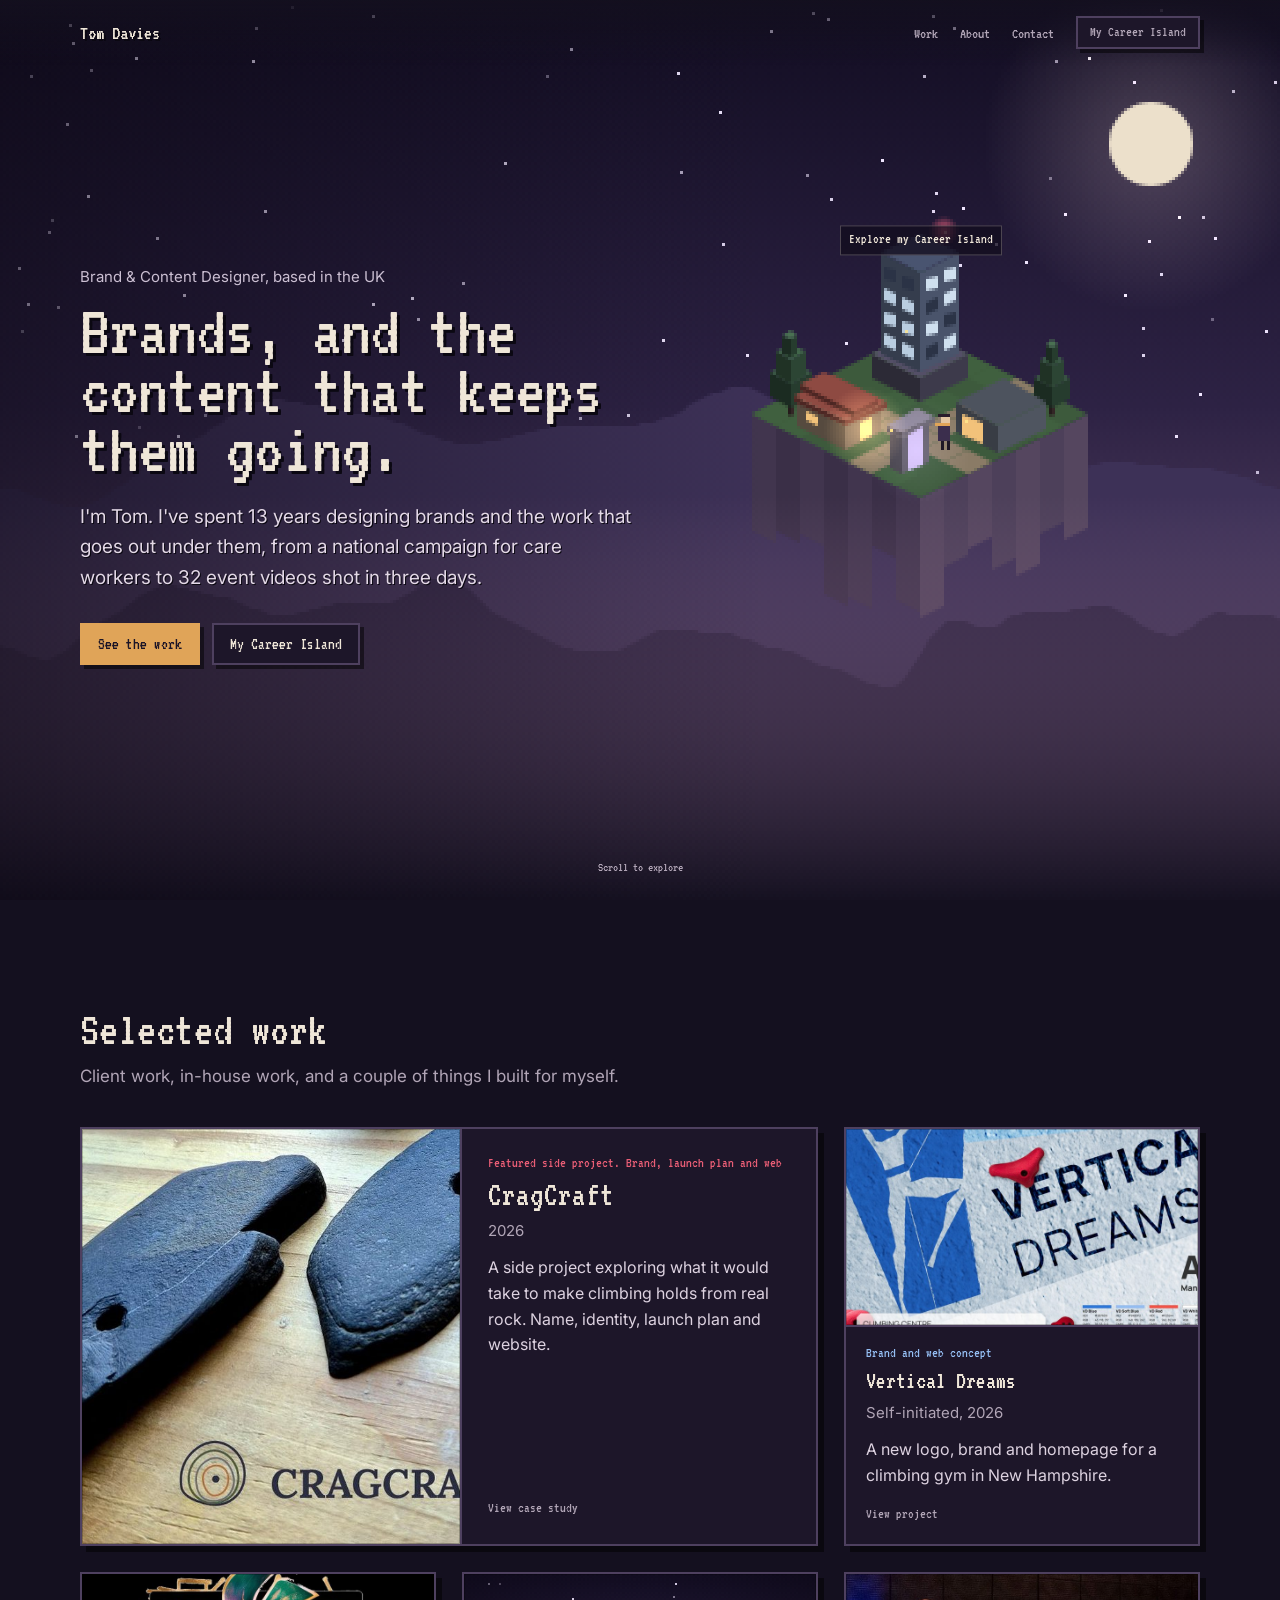
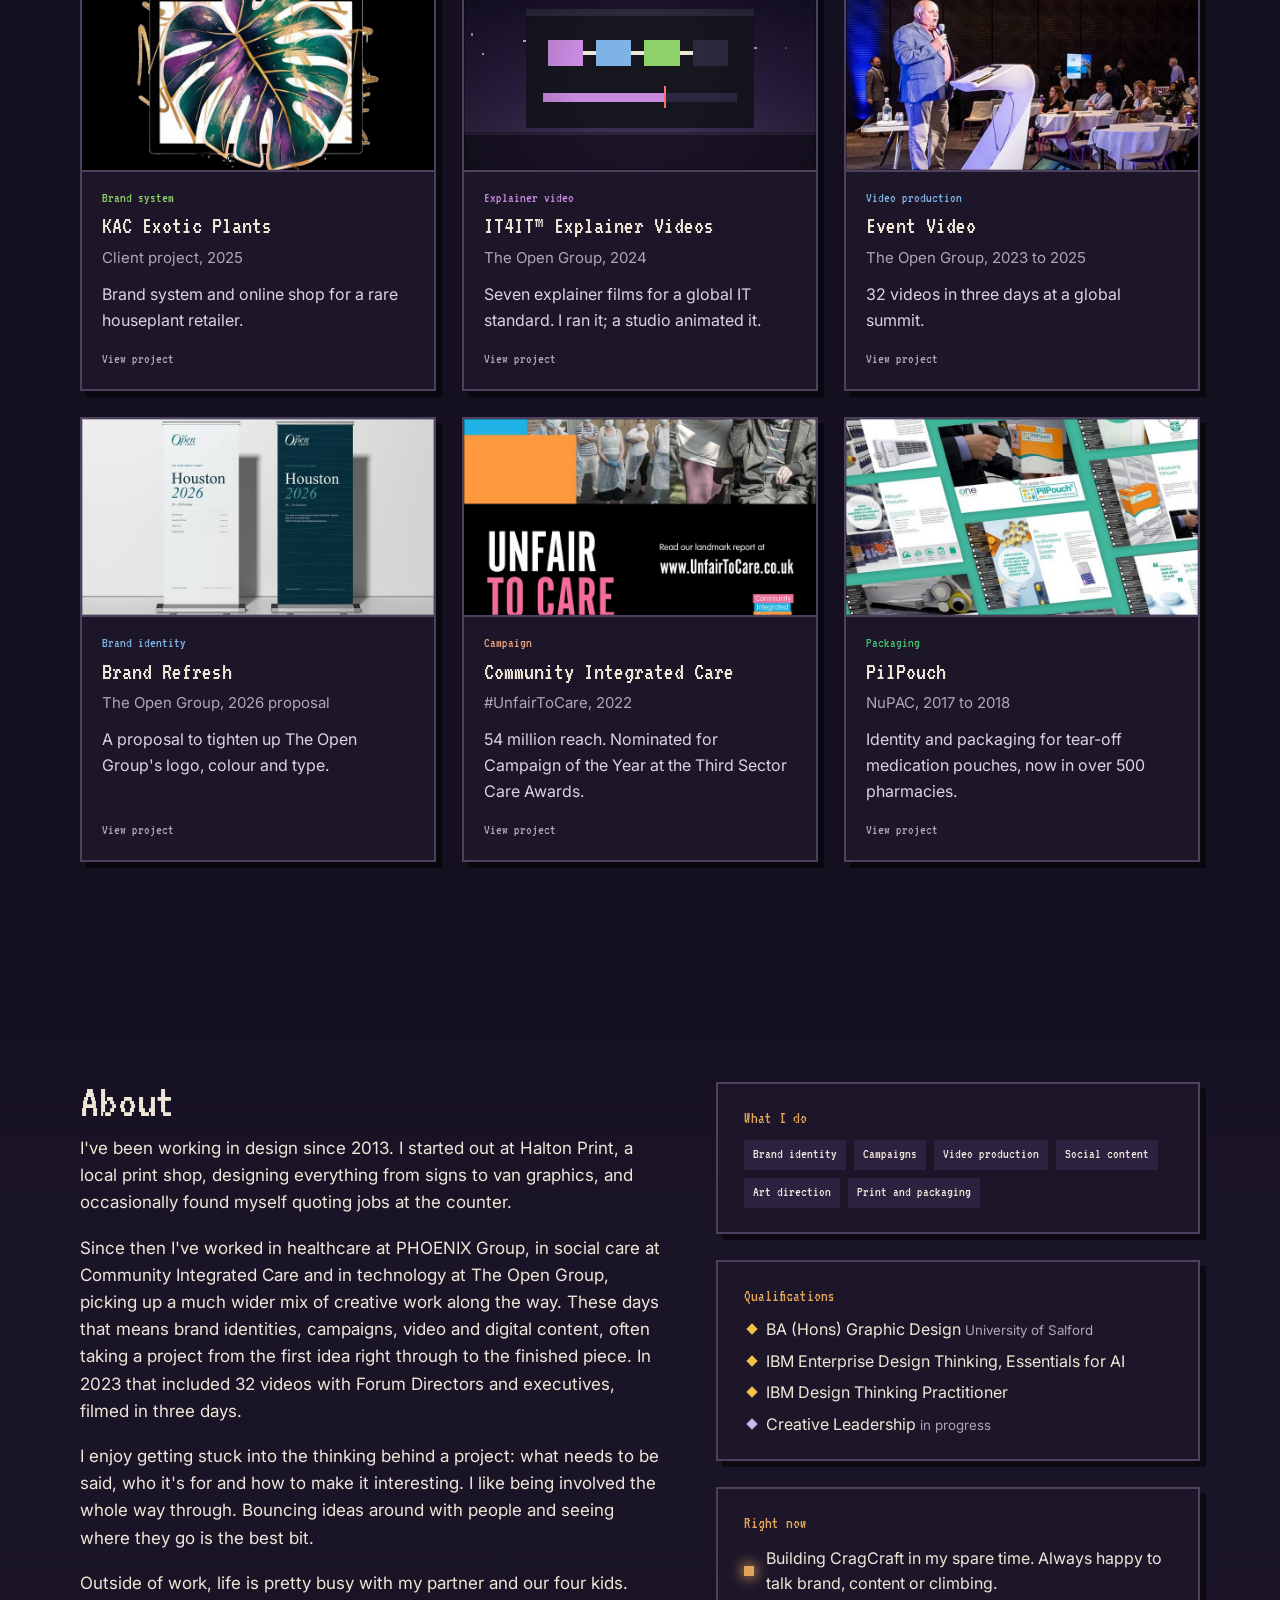
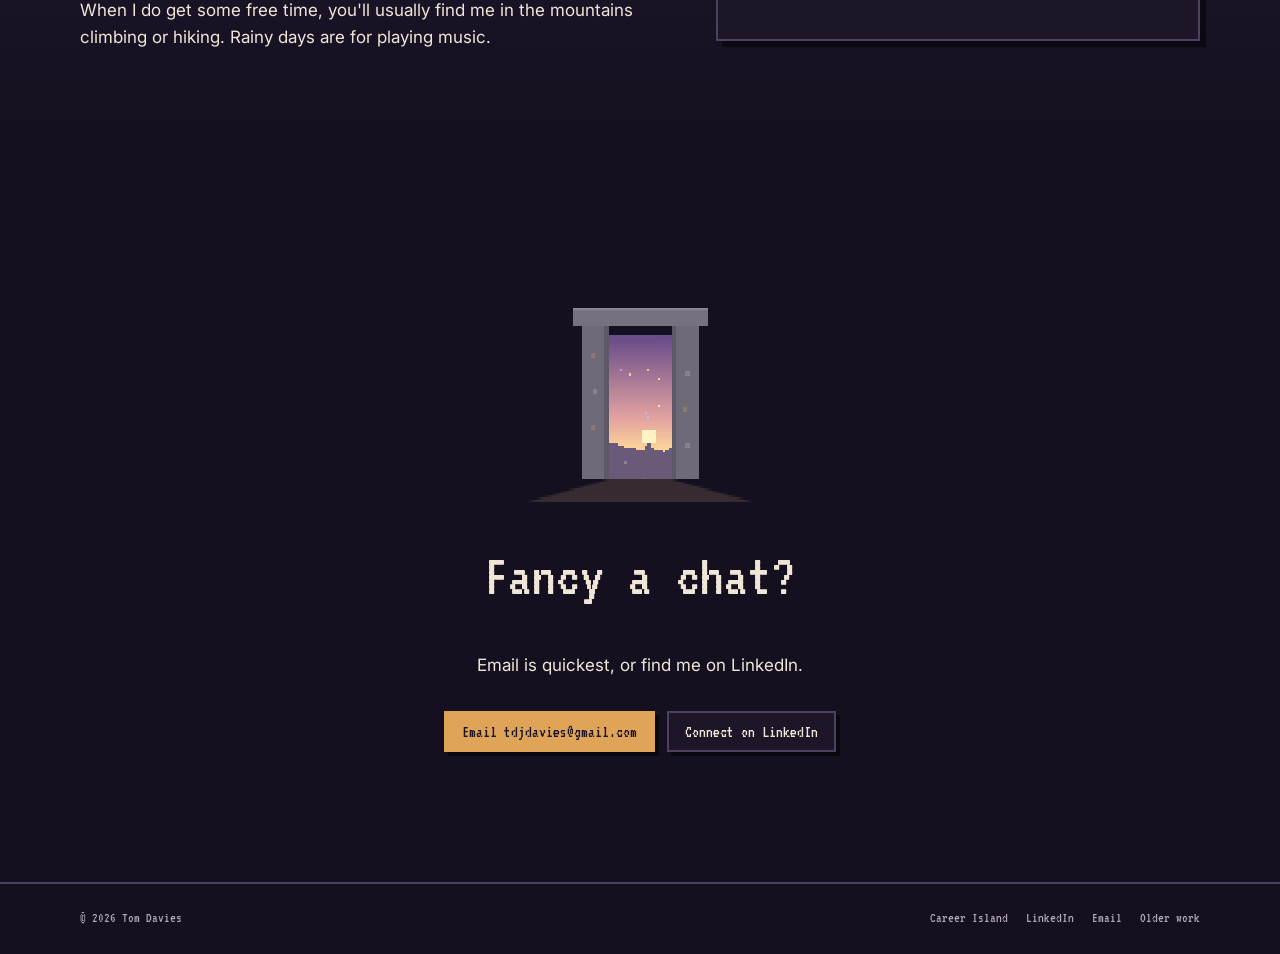
<file: index.html>
<!DOCTYPE html>
<html lang="en">
<head>
<meta charset="utf-8">
<meta name="viewport" content="width=device-width, initial-scale=1, viewport-fit=cover">
<title>Tom Davies, Brand &amp; Content Designer</title>
<meta name="description" content="Brand and content designer in the UK. Identity, campaigns, video and social for charities, tech organisations and independent brands.">
<link rel="canonical" href="https://tdjdavies-hash.github.io/">
<meta property="og:type" content="website">
<meta property="og:site_name" content="Tom Davies">
<meta property="og:title" content="Tom Davies, Brand &amp; Content Designer">
<meta property="og:description" content="Brand and content designer in the UK. Identity, campaigns, video and social for charities, tech organisations and independent brands.">
<meta property="og:url" content="https://tdjdavies-hash.github.io/">
<meta property="og:image" content="https://tdjdavies-hash.github.io/images/share.jpg">
<meta property="og:image:width" content="1200">
<meta property="og:image:height" content="630">
<meta property="og:image:alt" content="Tom Davies, Brand &amp; Content Designer: a pixel-art island at dusk">
<meta name="twitter:card" content="summary_large_image">
<meta name="twitter:image" content="https://tdjdavies-hash.github.io/images/share.jpg">
<meta name="theme-color" content="#14101f">
<link rel="preconnect" href="https://fonts.googleapis.com">
<link rel="preconnect" href="https://fonts.gstatic.com" crossorigin>
<link href="https://fonts.googleapis.com/css2?family=Inter:wght@400;500;600&display=swap" rel="stylesheet">
<style>@font-face{font-family:"VT323";src:url(assets/fonts/vt323.woff2) format("woff2");font-display:swap;size-adjust:130%}</style>
<style>
:root{
  --night:#14101f; --dusk:#1d1629; --plum:#2d2244; --violet:#5b4566; --mist:#8f6c7d;
  --ink:#efe6d8; --muted:#b1a5b6; --line:#4e405f; --lamp:#e0a458; --lamp-ink:#1b1426; --moss:#3d5a3c;
  --pixel:"VT323","Courier New",monospace;
  --sans:Inter,system-ui,-apple-system,"Segoe UI",Roboto,Helvetica,Arial,sans-serif;
  color-scheme:dark;
}
*,*::before,*::after{box-sizing:border-box}
html{scroll-behavior:smooth;background:var(--night)}
@media (prefers-reduced-motion:reduce){ html{scroll-behavior:auto} }
body{margin:0;background:var(--night);color:var(--ink);font-family:var(--sans);font-size:17px;line-height:1.6;-webkit-font-smoothing:antialiased}
a{color:inherit}
:focus-visible{outline:2px solid var(--lamp);outline-offset:3px}
.wrap{width:min(1120px,100% - 48px);margin-inline:auto}
.px{font-family:var(--pixel);font-weight:400}

/* buttons, the same pixel buttons as the island */
.btn{display:inline-block;font-family:var(--pixel);font-size:13px;line-height:1.2;text-decoration:none;color:var(--ink);background:var(--dusk);border:2px solid var(--line);box-shadow:4px 4px 0 rgba(0,0,0,.5);padding:11px 16px;cursor:pointer}
.btn:hover{border-color:var(--lamp)}
.btn:active{transform:translate(2px,2px);box-shadow:2px 2px 0 rgba(0,0,0,.5)}
.btn.lamp{background:var(--lamp);border-color:var(--lamp);color:var(--lamp-ink)}

/* nav */
.nav{position:fixed;inset:0 0 auto 0;z-index:20;padding-top:env(safe-area-inset-top,0px);background:linear-gradient(rgba(20,16,31,.9),rgba(20,16,31,0))}
.nav .wrap{display:flex;align-items:center;justify-content:space-between;gap:16px;padding:16px 0}
.brand{font-family:var(--pixel);font-size:16px;text-decoration:none;text-shadow:2px 2px 0 #0b0812}
.nav ul{display:flex;gap:22px;list-style:none;margin:0;padding:0;align-items:center}
.nav ul a{font-family:var(--pixel);font-size:12px;text-decoration:none;color:var(--muted)}
.nav ul a:hover{color:var(--lamp)}
.nav .btn{font-size:11px;padding:8px 12px}
@media (max-width:640px){ .nav ul li.hide-s{display:none} .nav ul{gap:14px} }

/* hero: the dusk scene */
.hero{position:relative;min-height:100svh;display:flex;align-items:center;overflow:hidden}
#sky{position:absolute;inset:0;width:100%;height:100%;image-rendering:pixelated;image-rendering:crisp-edges}
.hero .wrap{position:relative;z-index:2;padding:120px 0 90px}
.hero-copy{max-width:640px}
.nw{white-space:nowrap}
.where{font-size:15px;color:#cbbfd2;margin:0 0 14px}
.hero h1{font-family:var(--pixel);font-weight:400;font-size:clamp(30px,5.2vw,56px);line-height:1.05;margin:0 0 22px;text-shadow:3px 3px 0 #0b0812}
.hero p.lede{font-size:clamp(17px,1.6vw,19px);color:#e3d8e6;max-width:46ch;margin:0 0 30px;text-shadow:1px 1px 0 #0b0812}
.hero .row{display:flex;flex-wrap:wrap;gap:12px}
.island-link{position:absolute;z-index:3;font-family:var(--pixel);font-size:11px;color:var(--ink);text-decoration:none;background:rgba(18,13,30,.78);border:1px solid rgba(239,230,216,.25);padding:5px 8px;transform:translate(-50%,-100%);white-space:nowrap}
.island-link:hover{border-color:var(--lamp);color:#ffd79a}
.scroll-hint{position:absolute;left:50%;bottom:24px;translate:-50% 0;z-index:2;font-family:var(--pixel);font-size:10px;color:var(--muted);text-decoration:none}
@media (max-width:760px){ .island-link{display:none} }

/* sections */
section.block{padding:110px 0}
.block h2{font-family:var(--pixel);font-weight:400;font-size:clamp(24px,3.4vw,36px);line-height:1.15;margin:0 0 12px}
.block .intro{color:var(--muted);max-width:60ch;margin:0 0 40px}
.head-row{display:flex;justify-content:space-between;align-items:flex-end;gap:20px;flex-wrap:wrap;margin-bottom:36px}
.head-row .intro{margin:0}

/* work cards */
.grid{display:grid;grid-template-columns:repeat(3,1fr);gap:26px}
@media (max-width:960px){ .grid{grid-template-columns:repeat(2,1fr)} }

.card{--acc:var(--lamp);display:flex;flex-direction:column;text-decoration:none;background:var(--dusk);border:2px solid var(--line);box-shadow:6px 6px 0 rgba(0,0,0,.5)}
.card:hover{border-color:var(--acc)}
.card:hover .go{color:var(--acc)}
.card .art{aspect-ratio:16/9;background:linear-gradient(#120d22,#2d2244 60%,#5b4566);border-bottom:2px solid var(--line);display:grid;place-items:center;overflow:hidden}
.card .art canvas{width:100%;height:100%;object-fit:cover;image-rendering:pixelated;image-rendering:crisp-edges;display:block}
.card .body{padding:18px 20px 20px;display:flex;flex-direction:column;gap:8px;flex:1}
.card .kind{font-family:var(--pixel);font-size:11px;color:var(--acc)}
.card h3{font-family:var(--pixel);font-weight:400;font-size:19px;line-height:1.2;margin:0}
.card .who{font-size:15px;color:var(--muted);margin:0}
.card .desc{font-size:16px;margin:4px 0 0;color:#ddd2e0}
.card .go{margin-top:auto;padding-top:10px;font-family:var(--pixel);font-size:11px;color:var(--muted)}
.card.featured{grid-column:span 2;flex-direction:row}
.card.featured .art{aspect-ratio:auto;flex:1.25;border-bottom:none;border-right:2px solid var(--line);min-height:300px}
.card.featured .body{flex:1;padding:26px}
.card.featured .art canvas{object-fit:contain}
.card.featured h3{font-size:26px}
@media (max-width:960px){ .card.featured{grid-column:1/-1} }
@media (max-width:620px){ .card.featured{flex-direction:column} .card.featured .art{border-right:none;border-bottom:2px solid var(--line);min-height:0;aspect-ratio:16/9} }
.archive{margin-top:40px}


.card .art{position:relative}
.card .art img{position:absolute;inset:0;width:100%;height:100%;object-fit:cover;display:block;transition:transform .5s ease}
.card:hover .art img{transform:scale(1.04)}
@media (prefers-reduced-motion:reduce){ .card .art img{transition:none} .card:hover .art img{transform:none} }
.card .art::after{content:"";position:absolute;inset:0;box-shadow:inset 0 0 0 1px rgba(0,0,0,.25);pointer-events:none}
.card.featured .art img{object-fit:cover}
@media (max-width:620px){
  .grid{grid-template-columns:repeat(2,1fr);gap:14px}
  .card{box-shadow:4px 4px 0 rgba(0,0,0,.5)}
  .card .art{aspect-ratio:4/3}
  .card .body{padding:10px 12px 12px;gap:4px}
  .card h3{font-size:14px}
  .card .kind{font-size:9px}
  .card .who{font-size:13px;line-height:1.35}
  .card .desc{display:none}
  .card .go{display:none}
  .card.featured{grid-column:1/-1}
  .card.featured .art{aspect-ratio:16/9}
  .card.featured h3{font-size:20px}
  .card.featured .art,.card.featured .body{flex:none}
  .card.featured .body{padding:14px 16px 16px}
  .head-row .intro{font-size:15px}
}

/* about */
.about{background:linear-gradient(var(--night),#1a1427 30%,#1a1427 70%,var(--night))}
.about-grid{display:grid;grid-template-columns:1.2fr 1fr;gap:56px;align-items:start}
@media (max-width:860px){ .about-grid{grid-template-columns:1fr;gap:40px} }
.about p{max-width:60ch;margin:0 0 18px}
.panel{background:var(--dusk);border:2px solid var(--line);box-shadow:6px 6px 0 rgba(0,0,0,.5);padding:24px 26px}
.panel h3{font-family:var(--pixel);font-weight:400;font-size:13px;color:var(--lamp);margin:0 0 12px}
.panel + .panel{margin-top:26px}
.chips{display:flex;flex-wrap:wrap;gap:8px;list-style:none;margin:0;padding:0}
.chips li{font-family:var(--pixel);font-size:11px;background:#2c2240;padding:6px 9px}
.gems{list-style:none;margin:0;padding:0;display:grid;gap:9px}
.gems li{position:relative;padding-left:22px;font-size:16px;line-height:1.4}
.gems li::before{content:"";position:absolute;left:4px;top:7px;width:8px;height:8px;background:#f2c14e;transform:rotate(45deg)}
.gems li.soon::before{background:#c9b8e8}
.gems small{color:var(--muted)}
.now{margin:0;display:flex;gap:12px;align-items:center;font-size:16px}
.lantern{width:10px;height:10px;background:var(--lamp);box-shadow:0 0 12px 3px rgba(224,164,88,.6);flex:none}

/* contact: the door at the end of the path */
.contact{position:relative;overflow:hidden;text-align:center;padding:120px 0 130px}
#door{display:block;margin:0 auto 34px;width:min(360px,80%);height:auto;image-rendering:pixelated;image-rendering:crisp-edges}
.contact h2{font-size:clamp(28px,4.4vw,46px)}
.contact .intro{margin:0 auto 32px}
.contact .row{display:flex;flex-wrap:wrap;gap:12px;justify-content:center}

footer{border-top:2px solid var(--line);padding:26px 0 calc(26px + env(safe-area-inset-bottom,0px))}
footer .wrap{display:flex;justify-content:space-between;gap:16px;flex-wrap:wrap;font-family:var(--pixel);font-size:11px;color:var(--muted)}
footer nav{display:flex;gap:18px}
footer a{text-decoration:none}
footer a:hover{color:var(--lamp)}

/* a second wide tile, used to close the grid */
.card.wide{grid-column:span 2;flex-direction:row}
.card.wide .art{aspect-ratio:auto;flex:1.25;border-bottom:none;border-right:2px solid var(--line);min-height:260px}
.card.wide .body{flex:1;padding:24px}
@media (max-width:960px){ .card.wide{grid-column:1/-1} }
@media (max-width:620px){
  .card.wide{grid-column:auto;flex-direction:column}
  .card.wide .art{border-right:none;border-bottom:2px solid var(--line);min-height:0;aspect-ratio:4/3;flex:none}
  .card.wide .body{flex:none;padding:10px 12px 12px}
}
.card.wide .art img{object-position:left center}
.foot-note{font-family:var(--sans);font-size:15px;color:var(--muted);margin:14px 0 0}
.foot-note a{color:var(--ink)}
</style>
</head>
<body>

<header class="nav">
  <div class="wrap">
    <a class="brand" href="#top">Tom Davies</a>
    <ul>
      <li><a href="#work">Work</a></li>
      <li class="hide-s"><a href="#about">About</a></li>
      <li class="hide-s"><a href="#contact">Contact</a></li>
      <li><a class="btn" href="island.html">My Career Island</a></li>
    </ul>
  </div>
</header>

<main id="top">
  <section class="hero" aria-labelledby="heroTitle">
    <canvas id="sky" aria-hidden="true"></canvas>
    <a class="island-link" id="islandLink" href="island.html">Explore my Career Island</a>
    <div class="wrap">
      <div class="hero-copy">
        <p class="where">Brand &amp; Content Designer, based in the UK</p>
        <h1 id="heroTitle">Brands, and the content that keeps them going.</h1>
        <p class="lede">I'm Tom. I've spent 13 years designing brands and the work that goes out under them, from a national campaign for care workers to 32 event videos shot in three days.</p>
        <div class="row">
          <a class="btn lamp" href="#work">See the work</a>
          <a class="btn" href="island.html">My Career Island</a>
        </div>
      </div>
    </div>
    <a class="scroll-hint" href="#work">Scroll to explore</a>
  </section>

  <section class="block" id="work" aria-labelledby="workTitle">
    <div class="wrap">
      <div class="head-row">
        <div>
          <h2 id="workTitle">Selected work</h2>
          <p class="intro">Client work, in-house work, and a couple of things I built for myself.</p>
        </div>
      </div>

      <div class="grid">
        <a class="card featured" href="proj-cragcraft.html" style="--acc:#e85d75">
          <div class="art"><img src="images/covers/cragcraft.jpg" width="800" height="600" alt="" loading="lazy" decoding="async"><canvas data-art="crag" data-fallback width="160" height="90" aria-hidden="true" hidden></canvas></div>
          <div class="body"><span class="kind">Featured side project. Brand, launch plan and web</span><h3>CragCraft</h3><p class="who">2026</p><p class="desc">A side project exploring what it would take to make climbing holds from real rock. Name, identity, launch plan and website.</p><span class="go">View case study</span></div>
        </a>
        <a class="card" href="proj-vertical-dreams.html" style="--acc:#94BDF2">
          <div class="art"><img src="images/covers/vertical-dreams.jpg" width="1280" height="720" alt="" loading="lazy" decoding="async"><canvas data-art="brand" data-fallback width="160" height="90" aria-hidden="true" hidden></canvas></div>
          <div class="body"><span class="kind">Brand and web concept</span><h3>Vertical Dreams</h3><p class="who">Self-initiated, 2026</p><p class="desc">A new logo, brand and homepage for a climbing gym in New Hampshire.</p><span class="go">View project</span></div>
        </a>
        <a class="card" href="proj-kac-plants.html" style="--acc:#8fd16a">
          <div class="art"><img src="images/covers/kac-plants.jpg" width="800" height="600" alt="" loading="lazy" decoding="async"><canvas data-art="kac" data-fallback width="160" height="90" aria-hidden="true" hidden></canvas></div>
          <div class="body"><span class="kind">Brand system</span><h3>KAC Exotic Plants</h3><p class="who">Client project, 2025</p><p class="desc">Brand system and online shop for a rare houseplant retailer.</p><span class="go">View project</span></div>
        </a>
        <a class="card" href="proj-it4it.html" style="--acc:#c98be0">
          <div class="art"><canvas data-art="it4it" width="160" height="90" aria-hidden="true"></canvas></div>
          <div class="body"><span class="kind">Explainer video</span><h3>IT4IT™ Explainer Videos</h3><p class="who">The Open Group, 2024</p><p class="desc">Seven explainer films for a global IT standard. I ran it; a studio animated it.</p><span class="go">View project</span></div>
        </a>
        <a class="card" href="proj-b2b-video.html" style="--acc:#7fb2e5">
          <div class="art"><img src="images/covers/b2b-video.jpg" width="800" height="600" alt="" loading="lazy" decoding="async"><canvas data-art="video" data-fallback width="160" height="90" aria-hidden="true" hidden></canvas></div>
          <div class="body"><span class="kind">Video production</span><h3>Event Video</h3><p class="who">The Open Group, 2023 to 2025</p><p class="desc">32 videos in three days at a global summit.</p><span class="go">View project</span></div>
        </a>
        <a class="card" href="proj-open-group-brand-refresh.html" style="--acc:#7fb2e5">
          <div class="art"><img src="images/covers/open-group-brand-refresh.jpg" width="800" height="600" alt="" loading="lazy" decoding="async"><canvas data-art="brand" data-fallback width="160" height="90" aria-hidden="true" hidden></canvas></div>
          <div class="body"><span class="kind">Brand identity</span><h3>Brand Refresh</h3><p class="who">The Open Group, 2026 proposal</p><p class="desc">A proposal to tighten up The Open Group's logo, colour and type.</p><span class="go">View project</span></div>
        </a>
        <a class="card" href="proj-cic.html" style="--acc:#e8a07a">
          <div class="art"><img src="images/covers/cic.jpg" width="800" height="600" alt="" loading="lazy" decoding="async"><canvas data-art="cic" data-fallback width="160" height="90" aria-hidden="true" hidden></canvas></div>
          <div class="body"><span class="kind">Campaign</span><h3>Community Integrated Care</h3><p class="who">#UnfairToCare, 2022</p><p class="desc">54 million reach. Nominated for Campaign of the Year at the Third Sector Care Awards.</p><span class="go">View project</span></div>
        </a>
        <a class="card" href="proj-pilpouch.html" style="--acc:#45c06e">
          <div class="art"><img src="images/covers/pilpouch.jpg" width="800" height="600" alt="" loading="lazy" decoding="async"><canvas data-art="pil" data-fallback width="160" height="90" aria-hidden="true" hidden></canvas></div>
          <div class="body"><span class="kind">Packaging</span><h3>PilPouch</h3><p class="who">NuPAC, 2017 to 2018</p><p class="desc">Identity and packaging for tear-off medication pouches, now in over 500 pharmacies.</p><span class="go">View project</span></div>
        </a>
      </div>
    </div>
  </section>

  <section class="block about" id="about" aria-labelledby="aboutTitle">
    <div class="wrap about-grid">
      <div>
        <h2 id="aboutTitle">About</h2>
        <p>I've been working in design since 2013. I started out at Halton Print, a local print shop, designing everything from signs to van graphics, and occasionally found myself quoting jobs at the counter.</p>
        <p>Since then I've worked in healthcare at PHOENIX Group, in social care at Community Integrated Care and in technology at The Open Group, picking up a much wider mix of creative work along the way. These days that means brand identities, campaigns, video and digital content, often taking a project from the first idea right through to the finished piece. In 2023 that included 32 videos with Forum Directors and executives, filmed in three days.</p>
        <p>I enjoy getting stuck into the thinking behind a project: what needs to be said, who it's for and how to make it interesting. I like being involved the whole way through. Bouncing ideas around with people and seeing where they go is the best bit.</p>
        <p>Outside of work, life is pretty busy with my partner and our four kids. When I do get some free time, you'll usually find me in the mountains climbing or hiking. Rainy days are for playing music.</p>
      </div>
      <div>
        <div class="panel">
          <h3>What I do</h3>
          <ul class="chips">
            <li>Brand identity</li><li>Campaigns</li><li>Video production</li><li>Social content</li><li>Art direction</li><li>Print and packaging</li>
          </ul>
        </div>
        <div class="panel">
          <h3>Qualifications</h3>
          <ul class="gems">
            <li>BA (Hons) Graphic Design <small>University of Salford</small></li>
            <li>IBM Enterprise Design Thinking, Essentials for AI</li>
            <li>IBM Design Thinking Practitioner</li>
            <li class="soon">Creative Leadership <small>in progress</small></li>
          </ul>
        </div>
        <div class="panel">
          <h3>Right now</h3>
          <p class="now"><span class="lantern" aria-hidden="true"></span>Building CragCraft in my spare time. Always happy to talk brand, content or climbing.</p>
        </div>
      </div>
    </div>
  </section>

  <section class="contact" id="contact" aria-labelledby="contactTitle">
    <div class="wrap">
      <canvas id="door" width="160" height="90" aria-hidden="true"></canvas>
      <h2 class="px" id="contactTitle">Fancy a chat?</h2>
      <p class="intro">Email is quickest, or find me on LinkedIn.</p>
      <div class="row">
        <a class="btn lamp" href="mailto:tdjdavies@gmail.com">Email tdjdavies@gmail.com</a>
        <a class="btn" href="https://www.linkedin.com/in/tomdaviesdesign/" target="_blank" rel="noopener">Connect on LinkedIn</a>
      </div>
    </div>
  </section>
</main>

<footer>
  <div class="wrap">
    <span>© 2026 Tom Davies</span>
    <nav aria-label="Footer"><a href="island.html">Career Island</a><a href="https://www.linkedin.com/in/tomdaviesdesign/" target="_blank" rel="noopener">LinkedIn</a><a href="mailto:tdjdavies@gmail.com">Email</a><a href="https://tomdaviesdesign.myportfolio.com/">Older work</a></nav>
  </div>
</footer>

<script>
(() => {
'use strict';
const reduce = window.matchMedia('(prefers-reduced-motion: reduce)').matches;
function hash(x, y){ const s = Math.sin(x * 127.1 + y * 311.7) * 43758.5453; return s - Math.floor(s); }
function noise1(x){ const i = Math.floor(x), f = x - i, u = f * f * (3 - 2 * f); return hash(i, 7.3) + (hash(i + 1, 7.3) - hash(i, 7.3)) * u; }
function shade(hex, f){
  const n = parseInt(hex.slice(1), 16), c = v => Math.min(255, Math.round(v * f));
  return 'rgb(' + c((n >> 16) & 255) + ',' + c((n >> 8) & 255) + ',' + c(n & 255) + ')';
}

/* ---------- hero: dusk sky with a small floating island ---------- */
const sky = document.getElementById('sky'), g = sky.getContext('2d');
const link = document.getElementById('islandLink');
let W = 0, H = 0, P = 3, OX = 0, OY = 0;
function size(){
  const r = sky.getBoundingClientRect();
  P = r.width > 1400 ? 4 : r.width > 700 ? 3 : 2;
  W = Math.ceil(r.width / P); H = Math.ceil(r.height / P);
  sky.width = W; sky.height = H; g.imageSmoothingEnabled = false;
  const wide = r.width > 760;
  OX = Math.round(wide ? W * 0.72 : W * 0.5); OY = Math.round(wide ? H * 0.36 : H * 0.8);
}
function S(x, y, z){ return [Math.round(OX + (x - y) * 8), Math.round(OY + (x + y) * 4 - z * 8)]; }
function poly(pts, col){ g.fillStyle = col; g.beginPath(); pts.forEach((p, i) => { const s = S(p[0], p[1], p[2]); i ? g.lineTo(s[0], s[1]) : g.moveTo(s[0], s[1]); }); g.closePath(); g.fill(); }
function box(x, y, z, w, d, h, c, top){
  const X = x + w, Y = y + d, Z = z + h;
  poly([[x,Y,Z],[X,Y,Z],[X,Y,z],[x,Y,z]], shade(c, 0.62));
  poly([[X,y,Z],[X,Y,Z],[X,Y,z],[X,y,z]], shade(c, 0.86));
  poly([[x,y,Z],[X,y,Z],[X,Y,Z],[x,Y,Z]], top || shade(c, 1.18));
}
function fx(X, y0, z0, dy, dz, col){ poly([[X,y0,z0+dz],[X,y0+dy,z0+dz],[X,y0+dy,z0],[X,y0,z0]], col); }
function fy(Y, x0, z0, dx, dz, col){ poly([[x0,Y,z0+dz],[x0+dx,Y,z0+dz],[x0+dx,Y,z0],[x0,Y,z0]], col); }
function glow(x, y, r, rgb, a){ const q = g.createRadialGradient(x, y, 0, x, y, r); q.addColorStop(0, 'rgba(' + rgb + ',' + a + ')'); q.addColorStop(1, 'rgba(' + rgb + ',0)'); g.globalCompositeOperation = 'lighter'; g.fillStyle = q; g.fillRect(x - r, y - r, r * 2, r * 2); g.globalCompositeOperation = 'source-over'; }
function pine(x, y, s){
  box(x - .07, y - .07, 0, .14, .14, .9 * s, '#3b2c2c');
  box(x - .42 * s, y - .42 * s, .7 * s, .84 * s, .84 * s, 1 * s, '#2c4636', '#3d5f45');
  box(x - .3 * s, y - .3 * s, 1.6 * s, .6 * s, .6 * s, 1 * s, '#33503c', '#41664a');
  box(x - .16 * s, y - .16 * s, 2.5 * s, .32 * s, .32 * s, .8 * s, '#2c4636', '#4a7052');
}
const STARS = Array.from({ length: 90 }, (_, i) => [hash(i, 1), hash(1, i) * 0.6, hash(i, 9) * 6.28]);
function drawHero(t){
  const q = g.createLinearGradient(0, 0, 0, H);
  q.addColorStop(0, '#120d22'); q.addColorStop(.45, '#2d2244'); q.addColorStop(.78, '#5b4566'); q.addColorStop(1, '#8f6c7d');
  g.fillStyle = q; g.fillRect(0, 0, W, H);
  STARS.forEach(([x, y, p]) => { const a = reduce ? .7 : .35 + .65 * Math.abs(Math.sin(t * .7 + p)); g.fillStyle = 'rgba(240,230,255,' + a.toFixed(2) + ')'; g.fillRect(Math.round(x * W), Math.round(y * H), 1, 1); });
  const mx = Math.round(W * (W > 260 ? .9 : .82)), my = Math.round(H * .16), mr = Math.max(6, Math.round(Math.min(W, H) * .045));
  glow(mx, my, mr * 4, '240,220,200', .22);
  g.fillStyle = '#ece0cb'; g.beginPath(); g.arc(mx, my, mr, 0, 6.283); g.fill();
  [[H * .66, H * .26, .012, '#3d3157'], [H * .8, H * .18, .02, '#2b2242']].forEach(([base, amp, fr, col]) => {
    g.fillStyle = col; g.beginPath(); g.moveTo(0, H);
    for (let x = 0; x <= W + 2; x += 2){ const v = x * fr; g.lineTo(x, Math.round(base - (noise1(v) * .65 + noise1(v * 2.7 + 10) * .35) * amp)); }
    g.lineTo(W, H); g.closePath(); g.fill();
  });
  // floating island
  const N = 7, bob = reduce ? 0 : Math.round(Math.sin(t * .6) * 2);
  OY += bob;
  for (let i = 0; i < N; i++){
    const d = 3 + hash(i, 3) * 3, d2 = 3 + hash(i + 9, 3) * 3;
    poly([[N,i,0],[N,i + 1,0],[N,i + 1,-d],[N,i,-d]], i % 2 ? '#4d405a' : '#55465f');
    poly([[i,N,0],[i + 1,N,0],[i + 1,N,-d2],[i,N,-d2]], i % 2 ? '#3a2f47' : '#41354e');
  }
  poly([[0,0,0],[N,0,0],[N,N,0],[0,N,0]], '#3d5a3c');
  for (let y = 0; y < N; y++) for (let x = 0; x < N; x++){ if ((x === 4 || y === 4) || hash(x, y) > .7) poly([[x,y,0],[x + 1,y,0],[x + 1,y + 1,0],[x,y + 1,0]], (x === 4 || y === 4) ? '#8a7b66' : '#40603f'); }
  pine(.6, .7, 1.1); pine(6.3, .8, .9); pine(.8, 6.2, 1);
  // the tower
  box(1, 1, 0, 2, 2, 1, '#474357'); box(1.2, 1.2, 1, 1.6, 1.6, 4.2, '#56627c', '#495470');
  for (let r = 0; r < 4; r++) for (let c = 0; c < 2; c++){ const lit = hash(c, r + 3) > .4; fx(2.8, 1.35 + c * .75, 1.4 + r * .95, .4, .5, lit ? '#cfe0ef' : '#2b3346'); fy(2.8, 1.35 + c * .75, 1.4 + r * .95, .4, .5, hash(c + 4, r) > .5 ? '#b9cde0' : '#2b3346'); }
  // print works
  box(5, 1.5, 0, 1.8, 2, 1.2, '#5c6370', '#4d535e'); fy(3.5, 5.3, 0, .8, .9, '#f2c27a');
  // home
  box(1.4, 5, 0, 2, 1.5, 1, '#8a7866'); box(1.3, 4.9, 1, 2.2, 1.7, .25, '#7a3e38', '#8e4a42'); box(1.3, 5.25, 1.25, 2.2, 1, .25, '#7a3e38', '#8e4a42');
  fx(3.4, 5.4, 0, .5, .8, '#f2c27a'); fy(6.5, 1.7, .4, .5, .35, '#f2c27a');
  // the door at the end of the path
  box(5.2, 5.3, 0, .5, .25, 1.6, '#6f6a78'); box(5.2, 6.15, 0, .5, .25, 1.6, '#6f6a78'); box(5.1, 5.2, 1.6, .7, 1.3, .25, '#77717f', '#8a8496');
  fx(5.7, 5.55, 0, .6, 1.6, '#c9b8e8');
  const p = reduce ? .8 : .6 + .4 * Math.sin(t * 1.8);
  let s = S(5.7, 5.85, .8); glow(s[0], s[1], 18, '201,184,232', .5 * p);
  s = S(3.4, 5.65, .4); glow(s[0], s[1], 14, '255,200,130', .35);
  s = S(2, 1, 5.6); if (!reduce && Math.sin(t * 3) > .2){ g.fillStyle = '#ff6b6b'; g.fillRect(s[0], s[1], 1, 1); glow(s[0], s[1], 5, '255,90,90', .8); }
  // a tiny wanderer on the path
  const wx = reduce ? 4.5 : 4.5 + Math.sin(t * .25) * 1.6, ws = S(wx, 4.5, 0), f = Math.cos(t * .25) >= 0 ? 1 : -1;
  const R = (dx, dy, w, h, c) => { g.fillStyle = c; g.fillRect(f > 0 ? ws[0] + dx : ws[0] - dx - w + 1, ws[1] + dy, w, h); };
  R(-1,-3,1,3,'#1e1726'); R(1,-3,1,3,'#1e1726'); R(-2,-8,4,5,'#3b2e4d'); R(-1,-11,3,2,'#e3c6a2'); R(-2,-12,4,1,'#2a1d2c'); R(-2,-9,4,1,'#e0a458'); R(-3,-9,1,1,'#e0a458');
  // fireflies and mist
  for (let i = 0; i < 7; i++){ const a = t * (.3 + hash(i, 2) * .3) + i * 2, fs = S(3.5 + Math.cos(a) * 3.2, 3.5 + Math.sin(a * 1.3) * 3.2, .8 + Math.sin(t + i) * .5), on = .5 + .5 * Math.sin(t * 2.3 + i * 3); if (on > .3){ g.fillStyle = 'rgba(255,230,140,' + on.toFixed(2) + ')'; g.fillRect(fs[0], fs[1], 1, 1); } }
  const m = g.createLinearGradient(0, H * .55, 0, H); m.addColorStop(0, 'rgba(160,120,150,0)'); m.addColorStop(1, 'rgba(20,16,31,.95)');
  g.fillStyle = m; g.fillRect(0, H * .55, W, H * .45);
  const v = g.createLinearGradient(0, 0, W * .6, 0); v.addColorStop(0, 'rgba(12,8,20,.55)'); v.addColorStop(1, 'rgba(12,8,20,0)');
  if (W > 260){ g.fillStyle = v; g.fillRect(0, 0, W * .6, H); }
  const top = S(3.5, 3.5, 6.6); link.style.left = (top[0] * P) + 'px'; link.style.top = (top[1] * P) + 'px';
  OY -= bob;
}

/* ---------- card art: small pixel scenes ---------- */
function art(c, kind, t){
  const x = c.getContext('2d'); x.imageSmoothingEnabled = false;
  const R = (a, b, w, h, col) => { x.fillStyle = col; x.fillRect(a, b, w, h); };
  const q = x.createLinearGradient(0, 0, 0, 90); q.addColorStop(0, '#120d22'); q.addColorStop(.6, '#2d2244'); q.addColorStop(1, '#4a3a5a');
  x.fillStyle = q; x.fillRect(0, 0, 160, 90);
  for (let i = 0; i < 18; i++){ const a = reduce ? .6 : .3 + .7 * Math.abs(Math.sin(t * .8 + i)); x.fillStyle = 'rgba(240,230,255,' + a.toFixed(2) + ')'; x.fillRect(Math.floor(hash(i, kind.length) * 160), Math.floor(hash(kind.length, i) * 40), 1, 1); }
  R(0, 72, 160, 18, '#1a1424'); R(0, 72, 160, 1, '#2d2440');
  const tick = reduce ? 0 : Math.floor(t * 2) % 2;
  if (kind === 'crag'){
    R(30, 18, 70, 54, '#a07a52'); R(30, 18, 70, 1, '#b88e62'); R(28, 16, 74, 2, '#7a5c3e');
    for (let yy = 22; yy < 70; yy += 6) for (let xx = 34; xx < 98; xx += 6) R(xx, yy, 1, 1, '#5a4230');
    [[38,24,8,6,'#7d7785'],[56,30,10,5,'#8a7a66'],[78,22,7,8,'#6c6776'],[42,44,7,5,'#9a8a74'],[62,50,12,6,'#77717f'],[84,42,8,7,'#857a6a'],[40,60,9,5,'#6f6a78']]
      .forEach(([a, b, w, h, col]) => { R(a, b, w, h, col); R(a + 1, b - 1, w - 2, 1, col); R(a, b + h, w, 1, shade(col, .6)); R(a + 1, b, 2, 1, '#e3dccf'); });
    R(112, 34, 34, 22, '#d9d2c4'); R(115, 37, 6, 5, '#6f6a78'); R(123, 38, 19, 2, '#2a2430'); R(123, 42, 14, 1, '#6f6a78');
    ['#2a2430','#6f6a78','#c96b3a','#4f6a48'].forEach((col, i) => R(115 + i * 7, 47, 6, 5, col));
  } else if (kind === 'kac'){
    R(66, 52, 28, 20, '#a0583a'); R(64, 50, 32, 4, '#b86a48');
    const sway = reduce ? 0 : Math.round(Math.sin(t * 1.2) * 1);
    [[80,50,-10,-22],[80,50,8,-26],[80,50,-2,-34],[80,50,16,-14],[80,50,-18,-12]].forEach(([a, b, dx, dy], i) => {
      const n = 12; for (let k = 0; k <= n; k++){ R(Math.round(a + dx * k / n + (k > n / 2 ? sway : 0)), Math.round(b + dy * k / n), 2, 2, i % 2 ? '#5f9a4a' : '#8fd16a'); }
      R(Math.round(a + dx + sway) - 2, Math.round(b + dy) - 2, 5, 4, i % 2 ? '#4f8a3e' : '#7fc15a');
    });
    R(98, 28, 3, 3, '#e85d75'); R(56, 34, 3, 3, '#f2c14e');
  } else if (kind === 'it4it'){
    R(28, 16, 104, 54, '#16161f'); R(28, 16, 104, 3, '#2a2a38');
    const ph = reduce ? .5 : (t * .35) % 1;
    for (let i = 0; i < 4; i++){ const bx = 38 + i * 22, on = ph * 4 > i; R(bx, 30, 16, 12, on ? ['#c98be0','#7fb2e5','#8fd16a','#f2c14e'][i] : '#2b2840'); if (i < 3){ R(bx + 16, 35, 6, 2, on ? '#efe6d8' : '#3a3650'); } }
    R(36, 54, 88, 4, '#2b2840'); R(36, 54, Math.round(88 * ph), 4, '#c98be0');
    R(36 + Math.round(88 * ph), 51, 1, 10, '#ff6b6b');
  } else if (kind === 'video'){
    R(40, 30, 50, 30, '#2a2f45'); R(40, 30, 50, 2, '#3a4060'); R(90, 36, 12, 18, '#2a2f45'); R(102, 33, 6, 24, '#1f2336');
    R(56, 38, 18, 14, '#1a1d2c'); R(60, 41, 10, 8, '#5a8ac8'); R(63, 43, 4, 4, '#cfe0ef');
    R(46, 24, 10, 6, '#2a2f45'); R(70, 63, 4, 9, '#2a2433'); R(62, 71, 20, 1, '#2a2433');
    if (tick){ R(84, 33, 3, 3, '#ff6b6b'); }
    R(116, 30, 24, 16, '#1f3b6b'); R(124, 33, 6, 5, '#e3c6a2'); R(121, 38, 12, 8, '#2b2f45');
  } else if (kind === 'ui'){
    R(30, 14, 100, 58, '#efe6d8'); R(30, 14, 100, 6, '#cfc3d4'); R(33, 16, 2, 2, '#e85d75'); R(37, 16, 2, 2, '#f2c14e'); R(41, 16, 2, 2, '#8fd16a');
    R(36, 25, 40, 4, '#34405a'); R(36, 32, 30, 2, '#9a90a8'); R(36, 36, 34, 2, '#9a90a8');
    for (let i = 0; i < 3; i++){ R(36 + i * 31, 44, 27, 20, ['#5fb8e8','#7fb2e5','#34405a'][i]); R(38 + i * 31, 60, 18, 2, '#efe6d8'); }
    R(96, 25, 26, 13, '#5fb8e8');
    const cx = 70 + Math.round(Math.sin(t * .8) * 20), cy = 40 + Math.round(Math.cos(t) * 8);
    R(cx, cy, 1, 5, '#111'); R(cx + 1, cy + 1, 1, 3, '#111'); R(cx + 2, cy + 2, 1, 1, '#111');
  } else if (kind === 'cic'){
    R(52, 14, 56, 58, '#ffffff'); R(55, 17, 5, 5, '#7a3a6a'); R(62, 18, 20, 2, '#b9aec8');
    R(55, 25, 50, 30, '#6a2c70');
    const H2 = [[1,0],[3,0],[0,1],[1,1],[2,1],[3,1],[4,1],[1,2],[2,2],[3,2],[2,3]];
    const b = reduce ? 0 : (Math.floor(t * 3) % 3 === 0 ? 1 : 0);
    H2.forEach(([a, c2]) => R(72 + a * 3 - b, 31 + c2 * 3 - b, 3 + b, 3 + b, '#e85d75'));
    R(66, 47, 28, 2, '#f2c14e');
    R(56, 60, 5, 4, '#e85d75'); R(64, 61, 18, 2, '#5a4a6a');
    R(24, 30, 18, 18, '#3a2a40'); R(118, 30, 18, 18, '#3a2a40');
  } else if (kind === 'brand'){
    R(34, 14, 92, 58, '#f2f4f4'); R(34, 14, 92, 1, '#ffffff');
    for (let a = 0; a < 3; a++){ x.strokeStyle = 'rgba(79,165,150,.35)'; x.beginPath(); x.arc(150, 90, 40 + a * 14, 3.4, 4.6); x.stroke(); }
    R(42, 22, 3, 10, '#1d7a63'); R(45, 20, 6, 2, '#1d7a63'); R(45, 32, 6, 2, '#1d7a63'); R(51, 22, 3, 10, '#1d7a63');
    R(56, 24, 14, 2, '#1f5f7a'); R(56, 29, 10, 2, '#1f5f7a');
    R(42, 42, 50, 6, '#1b1b1b'); R(42, 52, 30, 6, '#4fa596');
    ['#0b3442','#1d7a63','#4fa596','#a8d5cb','#e9ecec'].forEach((col, i) => R(42 + i * 9, 62, 8, 5, col));
  } else if (kind === 'pil'){
    const drop = reduce ? 0 : Math.max(0, ((t % 4) - 2.4) * 20);
    ['#3d8f5a','#3d8f5a','#3d8f5a','#3d8f5a'].forEach((col, i) => {
      let a = 32 + i * 25, b = 22; if (i === 3){ b += Math.floor(drop); a += Math.floor(drop * .3); }
      R(a, b, 23, 32, '#ffffff'); R(a, b, 23, 4, col); R(a + 3, b + 8, 16, 2, '#2f6b4a'); R(a + 3, b + 13, 10, 2, '#8a9a90');
      R(a + 5, b + 22, 4, 4, '#e8a07a'); R(a + 13, b + 22, 4, 4, '#7fb2e5');
      if (i < 3) for (let k = 0; k < 8; k++) R(a + 23, b + 2 + k * 4, 2, 1, '#b9c7bd');
    });
  }
  const v = x.createRadialGradient(80, 45, 30, 80, 45, 100); v.addColorStop(0, 'rgba(10,6,18,0)'); v.addColorStop(1, 'rgba(10,6,18,.5)');
  x.fillStyle = v; x.fillRect(0, 0, 160, 90);
}

/* ---------- contact: the door ---------- */
function door(c, t){
  const x = c.getContext('2d'); x.imageSmoothingEnabled = false;
  const R = (a, b, w, h, col) => { x.fillStyle = col; x.fillRect(a, b, w, h); };
  x.clearRect(0, 0, 160, 90);
  const p = x.createLinearGradient(0, 18, 0, 80); p.addColorStop(0, '#6a4e8a'); p.addColorStop(.55, '#e0a0a0'); p.addColorStop(.8, '#ffd79a'); p.addColorStop(1, '#ffe7b0');
  x.fillStyle = p; x.fillRect(66, 16, 28, 64);
  R(81, 58, 6, 6, '#fff3c4');
  for (let a = 66; a < 94; a++){ const hy = Math.round(68 - noise1(a * .3 + 2) * 4); R(a, hy, 1, 80 - hy, '#6a5a7a'); }
  R(54, 10, 12, 70, '#6f6a78'); R(94, 10, 12, 70, '#6f6a78'); R(64, 10, 2, 70, '#5d5868'); R(94, 10, 2, 70, '#5d5868');
  R(50, 4, 60, 8, '#77717f'); R(50, 4, 60, 1, '#8a8496');
  const pulse = reduce ? 1 : .6 + .4 * Math.sin(t * 2);
  x.globalAlpha = pulse; [[58,24,'#e0a458'],[59,40,'#c9b8e8'],[58,56,'#e0a458'],[100,32,'#c9b8e8'],[99,48,'#e0a458'],[100,64,'#c9b8e8']].forEach(([a, b, col]) => R(a, b, 2, 2, col)); x.globalAlpha = 1;
  for (let i = 0; i < 12; i++){ const ph = reduce ? hash(i, 4) : (t * (.12 + hash(i, 6) * .15) + hash(i, 7)) % 1; x.globalAlpha = Math.max(0, Math.sin(ph * 3.14)); R(Math.round(68 + hash(i, 8) * 24), Math.round(80 - ph * 66), 1, 1, i % 2 ? '#ffe7b0' : '#c9b8e8'); x.globalAlpha = 1; }
  x.globalCompositeOperation = 'lighter'; x.fillStyle = 'rgba(255,215,154,.14)'; x.beginPath(); x.moveTo(66, 80); x.lineTo(94, 80); x.lineTo(130, 90); x.lineTo(30, 90); x.closePath(); x.fill(); x.globalCompositeOperation = 'source-over';
}

/* ---------- loop: only animate what is on screen ---------- */
document.querySelectorAll('.card .art img').forEach(img => {
  const swap = () => { const c = img.parentElement.querySelector('canvas'); img.remove(); if (c){ c.hidden = false; if (reduce) art(c, c.dataset.art, 2); } };
  if (img.complete && img.naturalWidth === 0) swap(); else img.addEventListener('error', swap);
});
const cards = [...document.querySelectorAll('canvas[data-art]')];
const doorC = document.getElementById('door');
const visible = new Set([sky]);
const io = new IntersectionObserver(es => es.forEach(e => e.isIntersecting ? visible.add(e.target) : visible.delete(e.target)), { rootMargin:'100px' });
[sky, doorC, ...cards].forEach(el => io.observe(el));
size(); window.addEventListener('resize', size);
function frame(now){
  const t = now / 1000;
  if (visible.has(sky)) drawHero(t);
  cards.forEach(c => { if (!c.hidden && visible.has(c)) art(c, c.dataset.art, t); });
  if (visible.has(doorC)) door(doorC, t);
  if (!reduce) requestAnimationFrame(frame);
}
if (reduce){ drawHero(2); cards.forEach(c => art(c, c.dataset.art, 2)); door(doorC, 2); window.addEventListener('resize', () => drawHero(2)); }
else requestAnimationFrame(frame);
})();
</script>
</body>
</html>
</file>
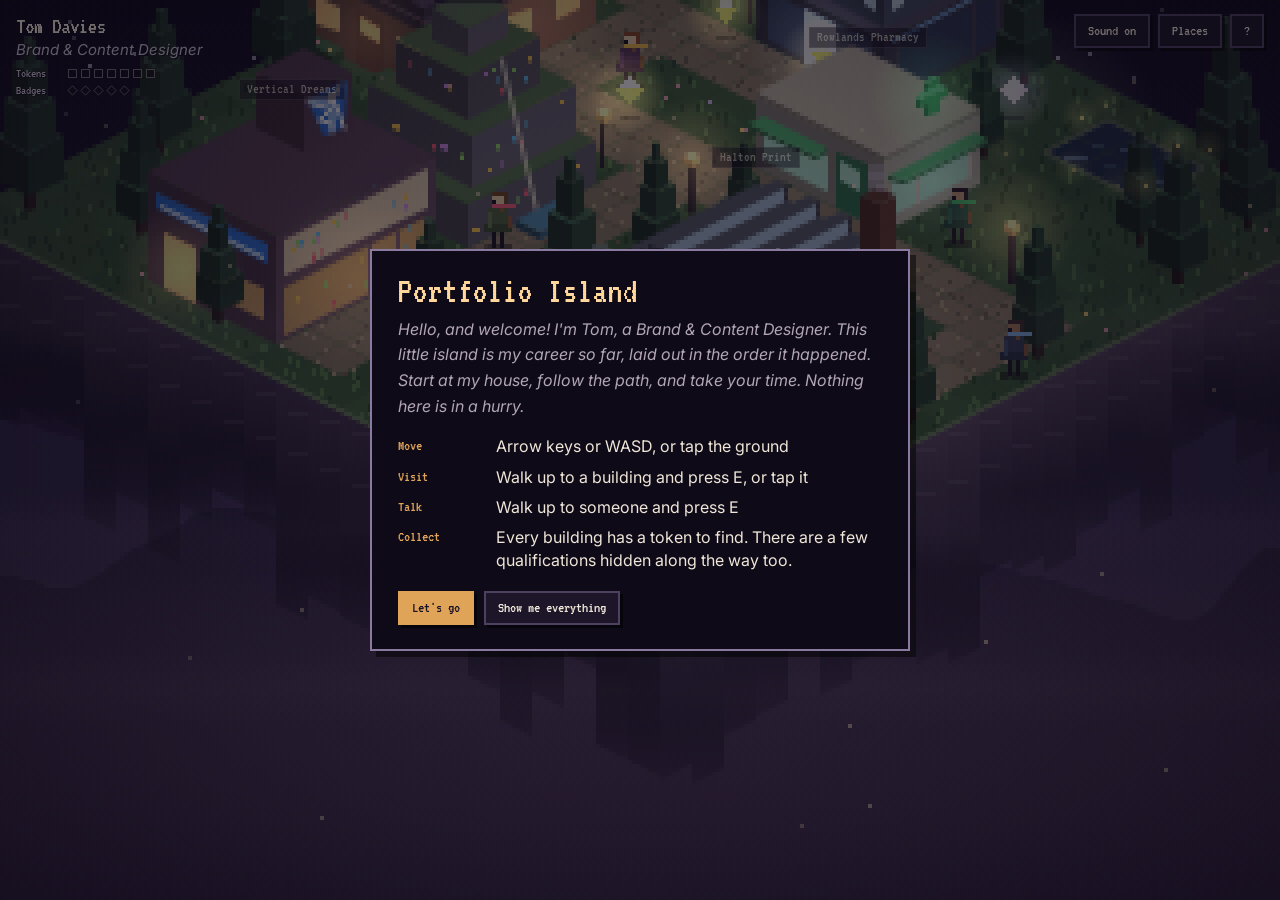
<file: island.html>
<!DOCTYPE html>
<html lang="en">
<head>
<meta charset="utf-8">
<meta name="viewport" content="width=device-width, initial-scale=1, viewport-fit=cover">
<title>Tom Davies, Career Island</title>
<meta name="description" content="Tom Davies, Brand &amp; Content Designer, Career Island">
<link rel="preconnect" href="https://fonts.googleapis.com">
<link rel="preconnect" href="https://fonts.gstatic.com" crossorigin>
<link href="https://fonts.googleapis.com/css2?family=Inter:ital,wght@0,400;0,500;1,400&display=swap" rel="stylesheet">
<style>@font-face{font-family:"VT323";src:url(assets/fonts/vt323.woff2) format("woff2");font-display:swap;size-adjust:130%}</style>
<style>
:root{
  /* panels match the NPC dialogue boxes: dark, with the lilac frame */
  --panel:#0e0a18; --ink:#efe6d8; --muted:#b1a5b6; --line:#4e405f; --frame:#8a7aa0; --accent:#e0a458;
  --accent-ink:#1b1426; --btn-bg:#1d1629; --shadow:rgba(0,0,0,.5); --backdrop:rgba(10,6,18,.55); --chip:#2c2240;
  color-scheme:dark;
  box-sizing:border-box;
  padding-top:env(safe-area-inset-top,0px);
  padding-bottom:env(safe-area-inset-bottom,0px);
}
*,*::before,*::after{box-sizing:inherit}
html{height:100%;scroll-padding-top:env(safe-area-inset-top,0px);background:#14101f}
body{margin:0;height:100%;background:#14101f;color:var(--ink);font-family:Inter,system-ui,-apple-system,"Segoe UI",Roboto,Helvetica,Arial,sans-serif;overflow:hidden;-webkit-tap-highlight-color:transparent}
.px{font-family:"VT323","Courier New",monospace}
#game:focus{outline:none}
#focusHint{position:absolute;left:50%;top:50%;translate:-50% -50%;z-index:15}
#game{position:relative;width:100%;height:100%;overflow:hidden;touch-action:none;user-select:none;-webkit-user-select:none}
#c{position:absolute;left:0;top:0;image-rendering:pixelated;image-rendering:crisp-edges;cursor:pointer}
#labels{position:absolute;inset:0;pointer-events:none}
.tag{position:absolute;transform:translate(-50%,-100%);font-family:"VT323","Courier New",monospace;font-size:11px;line-height:1;color:#efe6d8;background:rgba(18,13,30,.72);border:1px solid rgba(239,230,216,.22);padding:4px 7px;white-space:nowrap;opacity:.65;transition:opacity .2s,color .2s,border-color .2s}
.tag.near{opacity:1;color:#ffd79a;border-color:#e0a458}

#hud{position:absolute;left:0;right:0;top:0;display:flex;justify-content:space-between;align-items:flex-start;padding:14px 16px;pointer-events:none;gap:12px;z-index:4}
#hud > *{pointer-events:auto}
.brand .name{font-family:"VT323","Courier New",monospace;font-size:18px;color:#f3e9da;text-shadow:2px 2px 0 #120d20}
.brand .role{font-size:15px;font-style:italic;color:#cbbfd2;text-shadow:1px 1px 0 #120d20;margin-top:2px}
.hud-btns{display:flex;gap:8px}

.pbtn{font-family:"VT323","Courier New",monospace;font-size:12px;line-height:1.2;background:var(--btn-bg);color:var(--ink);border:2px solid var(--line);box-shadow:3px 3px 0 var(--shadow);padding:8px 12px;cursor:pointer;border-radius:0}
.pbtn:hover{border-color:var(--accent)}
.pbtn:active{box-shadow:1px 1px 0 var(--shadow);transform:translate(2px,2px)}
.pbtn:focus-visible{outline:2px solid var(--accent);outline-offset:2px}
.pbtn.primary{background:var(--accent);color:var(--accent-ink);border-color:var(--accent)}

#prompt{position:absolute;left:50%;bottom:22px;font-size:13px;padding:10px 14px;z-index:5;max-width:calc(100% - 32px);white-space:nowrap;overflow:hidden;text-overflow:ellipsis;translate:-50% 0}
#prompt:active{translate:calc(-50% + 2px) 2px;transform:none}
kbd{font-family:inherit;border:1px solid var(--line);padding:1px 5px;margin-left:6px;font-size:11px}
@media (hover:none){ kbd{display:none} }

.overlay{position:absolute;inset:0;display:grid;place-items:center;background:var(--backdrop);padding:16px;z-index:10}
[hidden]{display:none !important}
.card{scrollbar-color:var(--line) var(--panel);background:var(--panel);color:var(--ink);border:2px solid var(--frame);box-shadow:6px 6px 0 var(--shadow);width:100%;max-width:540px;max-height:100%;overflow:auto;padding:24px 26px}
.card h1,.card h2{font-family:"VT323","Courier New",monospace;font-weight:400;line-height:1.15;margin:0 0 10px;color:#ffd79a}
.card h1{font-size:28px}
.card h2{font-size:22px}
.card h3{font-family:"VT323","Courier New",monospace;font-weight:400;font-size:13px;margin:22px 0 6px;color:var(--accent)}
.card p{font-size:16px;line-height:1.6;margin:0 0 12px;max-width:62ch}
.lede{font-style:italic;color:var(--muted)}
.controls{margin:16px 0 20px;padding:0;list-style:none;display:grid;gap:8px}
.controls li{font-size:16px;line-height:1.4;display:grid;grid-template-columns:5.5em 1fr;gap:10px}
.controls b{font-family:"VT323","Courier New",monospace;font-weight:400;font-size:12px;padding-top:3px;color:var(--accent)}
.row{display:flex;flex-wrap:wrap;gap:10px;margin-top:6px}

.kicker{font-size:15px;font-style:italic;color:var(--muted);margin-bottom:4px}
.meta{font-size:15px;color:var(--muted);margin-bottom:14px}
.media{display:grid;place-items:center;background:#0f0b18;border:2px solid var(--line);margin:14px 0 4px;overflow:hidden}
#scene{display:block;image-rendering:pixelated;image-rendering:crisp-edges;max-width:100%}
.points{margin:0 0 12px;padding-left:1.1em;font-size:16px;line-height:1.5}
.points li{margin-bottom:4px}
.points li::marker{color:var(--accent)}
.tags{display:flex;flex-wrap:wrap;gap:6px;margin:18px 0 0;padding:0;list-style:none}
.tags li{font-family:"VT323","Courier New",monospace;font-size:11px;background:var(--chip);padding:5px 8px}
.sheet-head{display:flex;justify-content:space-between;gap:12px;align-items:flex-start}
.swatch{width:14px;height:14px;flex:none;margin-top:6px}

#projList{list-style:none;margin:14px 0 18px;padding:0;display:grid;gap:8px}
#projList button{width:100%;text-align:left;display:flex;justify-content:space-between;gap:12px;align-items:baseline;font-family:Inter,system-ui,-apple-system,"Segoe UI",Roboto,Helvetica,Arial,sans-serif;font-size:17px;background:var(--btn-bg);color:var(--ink);border:2px solid var(--line);padding:10px 12px;cursor:pointer}
#projList button:hover,#projList button:focus-visible{border-color:var(--accent);outline:none}
#projList small{font-style:italic;color:var(--muted);font-size:14px;white-space:nowrap}

@media (max-width:520px){
  .brand .name{font-size:15px}
  .brand .role{font-size:13px}
  .card{padding:20px}
  .card h1{font-size:22px}
  .card h2{font-size:18px}
  .card p{font-size:16px}
}

.tracker{margin-top:8px;display:grid;gap:4px}
.quals{list-style:none;margin:4px 0 0;padding:0;display:grid;gap:3px;max-width:300px}
.quals li{font-size:14px;font-style:italic;line-height:1.25;color:#efe3c8;text-shadow:1px 1px 0 #120d20;padding-left:15px;position:relative}
.quals li::before{content:"";position:absolute;left:2px;top:6px;width:6px;height:6px;background:#f2c14e;transform:rotate(45deg)}
.quals li.bonus::before{background:#c9b8e8}
.quals li.fresh{animation:pop .5s ease-out}
@media (max-width:600px){ .quals li{font-size:12px} .quals{max-width:200px} }
.trow{display:flex;align-items:center;gap:6px}
.tl{font-family:"VT323","Courier New",monospace;font-size:10px;color:#cbbfd2;width:4.6em;text-shadow:1px 1px 0 #120d20}
.pips{display:flex;gap:4px}
.pip{width:9px;height:9px;border:1px solid rgba(239,230,216,.45);background:rgba(18,13,30,.5)}
.pip.on{border-color:rgba(255,255,255,.7)}
.pip.gem{transform:rotate(45deg) scale(.82)}
.pip.gem.on{background:#f2c14e}
.tag.done::before{content:"";display:inline-block;width:6px;height:6px;background:#e0a458;margin-right:6px;vertical-align:1px}
#pLinks{display:flex;flex-wrap:wrap;gap:10px;margin:12px 0 6px}
.linkbtn{display:inline-block;text-decoration:none}
.toast{position:absolute;left:50%;top:72px;translate:-50% 0;z-index:30;background:rgba(18,13,30,.92);color:#efe6d8;border:2px solid #e0a458;box-shadow:4px 4px 0 rgba(0,0,0,.45);padding:10px 14px;max-width:min(420px,calc(100% - 32px));pointer-events:none}
.toast.low{top:auto;bottom:18px}
.toast.pop{animation:pop .35s ease-out}
@media (max-width:600px){ .tag{opacity:0} .tag.near{opacity:1} .hud-btns .pbtn{font-size:10px;padding:6px 8px;white-space:nowrap} .hud-btns{gap:6px} #hud{padding:10px} }
@keyframes pop{from{transform:translateY(-8px);opacity:0}to{transform:none;opacity:1}}
.toast .tk{font-family:"VT323","Courier New",monospace;font-size:10px;color:#e0a458}
.toast .tt{font-family:"VT323","Courier New",monospace;font-size:13px;margin-top:3px}
.toast .tn{font-size:15px;font-style:italic;color:#cbbfd2;margin-top:2px}
.dialog{position:absolute;left:50%;bottom:22px;translate:-50% 0;width:min(560px,calc(100% - 24px));z-index:12;background:rgba(14,10,24,.94);color:#efe6d8;border:2px solid #8a7aa0;box-shadow:5px 5px 0 rgba(0,0,0,.5);padding:14px 18px;cursor:pointer}
.dialog .dn{font-family:"VT323","Courier New",monospace;font-size:13px;color:#ffd79a}
.dialog .dr{font-size:14px;font-style:italic;color:#b1a5b6;margin:2px 0 8px}
.dialog .dt{font-size:18px;line-height:1.5;margin:0;min-height:3em}
.dialog .dh{font-family:"VT323","Courier New",monospace;font-size:10px;color:#8a7aa0;margin-top:8px;text-align:right}
@media (prefers-reduced-motion: reduce){ .toast.pop{animation:none} }
.listfoot{display:flex;justify-content:flex-end;margin-top:4px}
.textbtn{background:none;border:none;color:var(--muted);font-family:Inter,system-ui,-apple-system,"Segoe UI",Roboto,Helvetica,Arial,sans-serif;font-style:italic;font-size:15px;text-decoration:underline;cursor:pointer;padding:4px}
</style>
</head>
<body>
<div id="game" tabindex="-1">
  <canvas id="c" aria-label="An isometric island at dusk. A path leads from Tom's home past each place he has worked, with his personal projects on a side trail."></canvas>
  <div id="labels"></div>

  <div id="hud">
    <div class="brand">
      <div class="name">Tom Davies</div><div class="role">Brand &amp; Content Designer</div>
      <div class="tracker" id="tracker" role="status">
        <div class="trow"><span class="tl">Tokens</span><span id="tokRow" class="pips"></span></div>
        <div class="trow"><span class="tl">Badges</span><span id="badgeRow" class="pips"></span></div>
        <ul id="qualList" class="quals"></ul>
      </div>
    </div>
    <div class="hud-btns">
      <button id="btnSound" class="pbtn" aria-pressed="true">Sound on</button>
      <button id="btnList" class="pbtn">Places</button>
      <button id="btnHelp" class="pbtn" aria-label="How to play">?</button>
    </div>
  </div>

  <div id="toast" class="toast" role="status" aria-live="polite" hidden><div class="tk" id="toastK"></div><div class="tt" id="toastT"></div><div class="tn" id="toastN"></div></div>

  <button id="focusHint" class="pbtn primary" hidden>Click to keep exploring</button>
  <button id="prompt" class="pbtn" hidden><span id="promptName"></span><kbd>E</kbd></button>

  <div id="dialog" class="dialog" role="dialog" aria-live="polite" aria-labelledby="dName" hidden>
    <div class="dn" id="dName"></div><div class="dr" id="dRole"></div>
    <p class="dt" id="dText"></p>
    <div class="dh" id="dHint" hidden>Press E or tap to continue</div>
  </div>

  <div id="intro" class="overlay">
    <div class="card" role="dialog" aria-modal="true" aria-labelledby="introTitle">
      <h1 id="introTitle">Portfolio Island</h1>
      <p class="lede">Hello, and welcome! I'm Tom, a Brand &amp; Content Designer. This little island is my career so far, laid out in the order it happened. Start at my house, follow the path, and take your time. Nothing here is in a hurry.</p>
      <ul class="controls">
        <li><b>Move</b><span>Arrow keys or WASD, or tap the ground</span></li>
        <li><b>Visit</b><span>Walk up to a building and press E, or tap it</span></li>
        <li><b>Talk</b><span>Walk up to someone and press E</span></li>
        <li><b>Collect</b><span>Every building has a token to find. There are a few qualifications hidden along the way too.</span></li>
      </ul>
      <div class="row">
        <button id="btnStart" class="pbtn primary">Let's go</button>
        <button id="btnSkip" class="pbtn">Show me everything</button>
        <button id="btnRestart" class="pbtn" hidden>Start again</button>
      </div>
    </div>
  </div>

  <div id="listModal" class="overlay" hidden>
    <div class="card" role="dialog" aria-modal="true" aria-labelledby="listTitle">
      <div class="sheet-head"><h2 id="listTitle">Places on the island</h2><button class="pbtn" data-close aria-label="Close list">Close</button></div>
      <ul id="projList"></ul>
      <div class="listfoot"><button id="btnReset" class="pbtn">Start again</button></div>
    </div>
  </div>

  <div id="panel" class="overlay" hidden>
    <article class="card" role="dialog" aria-modal="true" aria-labelledby="pTitle">
      <div class="sheet-head">
        <div>
          <div class="kicker" id="pKicker"></div>
          <h2 id="pTitle"></h2>
        </div>
        <button class="pbtn" data-close id="pClose">Close</button>
      </div>
      <div class="meta" id="pMeta"></div>
      <p id="pSummary"></p>
      <div class="media" id="pMedia"><canvas id="scene" width="160" height="90" role="img"></canvas></div>
      <div id="pLinks" class="row" hidden></div>
      <div id="pSections"></div>
      <ul class="tags" id="pTags"></ul>
    </article>
  </div>
</div>

<script>
(() => {
'use strict';

/* ---------- content ---------- */
const LOCS = [
  { id:"home", title:"Hello, I'm Tom", label:"Home", kind:"Home", place:"Home sweet home, down by the south shore", fp:[15,17,4,3], top:4.4, accent:"#e0a458",
    meta:"Tom Davies, Brand & Content Designer", summary:"Come in, mind the toys. I design brands and the content that goes out under them: campaigns, video, social, and quite a lot of things in between.",
    sections:[["What I do", "I've been at this since 2013. These days I like to take a project from a rough idea all the way to the finished thing, and I'm happiest in the bit at the start where you work out what needs saying and who it's for."], ["Get in touch", "Always happy to talk design, climbing or music."], ["Away from the desk", "It's a busy house with my partner and our four kids. Given a free day I'm up a mountain climbing or hiking. Given a rainy one, I'm playing music."], ["Qualifications", ["BA (Hons) Graphic Design", "NCFE Level 2, Principles of Team Leading", "IBM Enterprise Design Thinking, Essentials for AI", "IBM Design Thinking Practitioner", "Creative Leadership (in progress)"]], ["Exploring the island", "Each building is a chapter of my career. Follow the path from here to the print works, the pharmacy, the care home and up to the tower. My side projects are off on a little trail of their own. Say hello to anyone you pass. They've got nice things to say, honestly."]],
    tags:["Brand identity", "Campaigns", "Video", "Social content", "Art direction", "Adobe CC", "Figma"],
    links:[{"href": "mailto:tdjdavies@gmail.com", "label": "Email me"}, {"href": "https://www.linkedin.com/in/tomdaviesdesign/", "label": "Connect on LinkedIn"}, {"href": "index.html#work", "label": "See my work"}, {"href": "index.html", "label": "My portfolio site"}] },
  { id:"crag", title:"CragCraft", kind:"Project", place:"The crag, out on the side trail", fp:[5, 11, 4, 4], top:5.6, accent:"#e85d75",
    meta:"Side project, 2026", summary:"What would it take to make climbing holds out of real rock? I'm finding out. So far I've made my first holds from Welsh slate from Dinorwig Quarry, and given the idea a name, a brand and a website design.", sections:[["The idea", "Indoor holds are all shaped by people. Real rock isn't, so no two CragCraft holds will ever be the same."], ["Still growing", "It isn't a business yet. Pop back later and there might be more holds on the wall."]], tags:["Side project", "Brand identity", "Web concept"], links:[{"href": "proj-cragcraft.html", "label": "See the CragCraft project"}] },
  { id:"vd", title:"Vertical Dreams", kind:"Project", place:"The climbing hall, out on the side trail", fp:[5, 16, 4, 5], top:5.4, accent:"#94BDF2",
    meta:"Self-initiated concept, 2026", summary:"Climbing has come a long way from a homemade board at the back of someone's garage. Big chains now set the bar for what a gym should look and feel like, and it's easy for small independents to get left behind. So I took one, Vertical Dreams in Manchester, New Hampshire, and asked how far I could bring its brand up to date.", sections:[["Colours off the walls", "The blues and the red come straight off the climbing walls. I checked them against the three most common kinds of colour blindness too, because climbing's for everyone."], ["The little climber", "The logo is a climber mid-move, with arms and legs arranged to spell V and D. Have a look. It took a while."], ["A friendlier front door", "The old site had eight menus and still listed a gym that had closed. The new homepage gets straight to the question most visitors arrive with: where do I start?"]], tags:["Logo", "Brand system", "Web concept"], links:[{"href": "proj-vertical-dreams.html", "label": "See the Vertical Dreams project"}] },
  { id:"og", title:"The Open Group", kind:"Experience", place:"The tower, right at the top of the path", fp:[7, 0, 4, 4], top:9.4, accent:"#7fb2e5",
    meta:"Digital Designer, 2022 to present", summary:"I'm the Digital Designer at The Open Group, and I lead creative on a lot of our projects. We're a global standards body, which mostly means making very technical things easier to understand.", sections:[["Summit season", "Four global summits a year. I design how they look, then film and edit the videos myself. At London 2023 I made 32 videos in three days, which I'm still quite proud of. In 2025 our event content helped bring in five new memberships, including a Gold tier member."], ["Other bits I look after", "I work with our developers to keep the brand right across the website, I wrote our guidelines for using AI imagery safely, and I've put together a proposal for refreshing the whole brand."]], tags:["Event design", "Video", "Brand", "Explainers"], links:[{"href": "proj-b2b-video.html", "label": "Watch the event videos"}, {"href": "proj-open-group-brand-refresh.html", "label": "See the brand refresh"}, {"href": "proj-it4it.html", "label": "See the IT4IT explainers"}] },
  { id:"cic", title:"Community Integrated Care", kind:"Experience", place:"The care home, along the west path", fp:[0, 6, 4, 5], top:4.4, accent:"#e8a07a",
    meta:"Graphic Designer, 2018 to 2022", summary:"A big care charity with teams everywhere, from frontline services to the board. If something needed designing, it usually found its way to me.", sections:[["A brand tidy-up", "The brand guidelines were tired, so I led a refresh and rolled it out across templates, documents, stationery and a new website."], ["#UnfairToCare", "A campaign asking MPs to fix pay for care workers, built around real support workers and their own stories. It reached 54 million people and was nominated for Campaign of the Year at the Third Sector Care Awards."], ["The quieter stuff", "I also built infographics and illustration kits for the teams writing bids for new contracts, and designed a national recruitment campaign."]], tags:["Brand refresh", "Campaigns", "Social", "Infographics"], links:[{"href": "proj-cic.html", "label": "See #UnfairToCare"}] },
  { id:"rp", title:"Rowlands Pharmacy", kind:"Experience", place:"The pharmacy, halfway along the path", fp:[11, 5, 4, 3], top:4.0, accent:"#45c06e",
    meta:"Graphic Designer at PHOENIX Group, 2015 to 2018", summary:"I joined PHOENIX's in-house design team, working on shop displays, adverts and customer magazines for Rowlands Pharmacy and the group's other brands.", sections:[["Freshening up Rowlands", "I pitched some new ideas for the Rowlands look to the senior team. They went down well, were cheaper to print, and set things up for bigger changes later."], ["PilPouch", "My favourite project here. A strip of tear-off medicine pouches, one dose each, with the day and time printed on. I helped design its identity, logo and strapline, plus the packaging and sales material. It went on to over 500 pharmacies and it's still in use today."]], tags:["In-house", "Retail", "Healthcare", "Packaging"], links:[{"href": "proj-pilpouch.html", "label": "See the PilPouch project"}] },
  { id:"hp", title:"Halton Print", kind:"Experience", place:"The print works, first stop on the path", fp:[14, 11, 4, 4], top:5.0, accent:"#c9b8e8",
    meta:"Graphic Designer, 2013 to 2015", summary:"My first design job. A busy print shop where a logo could end up on a van by Friday.", sections:[["What I made", "Signs, vinyl, vehicle graphics and logos for local businesses. When the shop got busy I'd be out front at the counter too, chatting to customers and quoting jobs."], ["What I took away", "Small businesses don't have big budgets, so the design has to work hard and read clearly. That's stuck with me ever since."]], tags:["Print", "Signage", "Vehicle graphics", "Logos"], links:[] },
  { id:"door", title:"The door at the end of the path", label:"A mysterious door", verb:"Open", secret:true, kind:"Secret", place:"You found it! This door only opens once you've visited everywhere.", fp:[2,2,1,2], top:4.0, accent:"#c9b8e8",
    meta:"An open invitation", summary:"Thanks for exploring the whole island. That means a lot.",
    sections:[["Say hello", "If you'd like to work together, or just talk design, climbing or music, LinkedIn or email is the quickest way to reach me."], ["Before you go", "I'd love to know which building you liked best. And if you rushed past anyone on the path, they've still got something to say."]],
    tags:[], links:[{"href": "https://www.linkedin.com/in/tomdaviesdesign/", "label": "Connect on LinkedIn"}, {"href": "mailto:tdjdavies@gmail.com", "label": "Email me"}] }
];
const LOC = Object.fromEntries(LOCS.map(l => [l.id, l]));
const ORDER = ['home', 'hp', 'rp', 'cic', 'og', 'crag', 'vd'];
function doorOpen(){ return ORDER.every(id => state.visited.includes(id)); }
function active(l){ return !l.secret || doorOpen(); }

const BADGES = [
  { id:'ba',   x:19.5, y:15.5, title:'BA (Hons) Graphic Design', note:'Where it all began, at Salford.' },
  { id:'tl',   x:7.5,  y:8.5,  title:'NCFE Level 2, Principles of Team Leading', note:'Turns out people need designing for too.' },
  { id:'dtp',  x:6.5,  y:4.5,  title:'IBM Design Thinking Practitioner', note:'Start with the people, then the problem.' },
  { id:'dtai', x:9.5,  y:4.5,  title:'IBM Enterprise Design Thinking, Essentials for AI', note:'Design thinking, with robots.' },
  { id:'cl',   x:13.5, y:2.5,  title:'Creative Leadership (in progress)', note:'Still working on this one. Bonus badge!' }
];
const NPCS = [
  { id:'n1', x:9.5, y:14.6, face:-1, name:"Ruairi McConaghy", role:"Climber and Content Creator, Just_Reach4It",
    quote:"“Tom has boosted my socials views by 50k!”", pal:{ cloak:'#4f5f3e', hair:'#6b4428', scarf:'#e85d75', skin:'#e3c6a2' } },
  { id:'n2', x:16.5, y:7.3, face:-1, name:"Dave Cunningham", role:"Group Creative Lead, Solid Solutions",
    quote:"“I worked with Tom in Rowlands Pharmacy. Early on, he showed real skill in the craft.”", pal:{ cloak:'#2f5a4a', hair:'#2a1d2c', scarf:'#45c06e', skin:'#c8a07e' } },
  { id:'n3', x:4.5, y:3.5, face:1, name:"Chris Franklin", role:"Product Marketing Manager, The Open Group",
    quote:"“Tom takes real ownership of his work and combines creative thinking with a thoughtful understanding.”", pal:{ cloak:'#6a3a4a', hair:'#c9a46a', scarf:'#e8a07a', skin:'#e3c6a2' } },
  { id:'n4', x:21.5, y:10.5, face:-1, name:"Ashish Patel", role:"Content Marketing Manager, The Open Group",
    quote:"“Tom brings a lot of energy and creative ideas into every project and is always open to feedback.”", pal:{ cloak:'#34405a', hair:'#3a2a2a', scarf:'#7fb2e5', skin:'#a87a5a' } },
  { id:'n5', x:6.5, y:7.5, face:-1, name:"Rachel Mills", role:"Internal and Change Communications Manager, OneAdvanced",
    quote:"“I can hand on heart say that Tom is one of the best creative designers I’ve ever had the pleasure of working with.”", pal:{ cloak:'#5a3a5e', hair:'#8a4a2a', scarf:'#f2c14e', skin:'#ecd0b0' } }
];
const NPC = Object.fromEntries(NPCS.map(n => [n.id, n]));

/* ---------- saved progress ---------- */
const KEY = 'tomIsland.v1';
const state = { visited:[], badges:[], sound:true, complete:false, doorAnnounced:false };
try { const raw = localStorage.getItem(KEY); if (raw) Object.assign(state, JSON.parse(raw)); } catch (e) {}
function save(){ try { localStorage.setItem(KEY, JSON.stringify(state)); } catch (e) {} }

/* ---------- setup ---------- */
const N = 22;
const SPEED = 3.7;
const REACH = 1.0;
const reduceMotion = window.matchMedia && window.matchMedia('(prefers-reduced-motion: reduce)').matches;

const game = document.getElementById('game');
const cv = document.getElementById('c');
const ctx = cv.getContext('2d');
let W = 0, H = 0, HW = 0, HH = 0, P = 3, CX = 0, CY = 0, DX = 0, DY = 0;
let camX = 0, camY = 0;
let trans = null, inside = false, dlg = null;

function hash(x, y){ const s = Math.sin(x * 127.1 + y * 311.7) * 43758.5453; return s - Math.floor(s); }
function noise1(x){ const i = Math.floor(x), f = x - i, u = f * f * (3 - 2 * f); const a = hash(i, 7.3), b = hash(i + 1, 7.3); return a + (b - a) * u; }
const shadeCache = new Map();
function shade(hex, f){
  const k = hex + f; let v = shadeCache.get(k); if (v) return v;
  const n = parseInt(hex.slice(1), 16);
  const r = Math.min(255, Math.round(((n >> 16) & 255) * f));
  const g = Math.min(255, Math.round(((n >> 8) & 255) * f));
  const b = Math.min(255, Math.round((n & 255) * f));
  v = 'rgb(' + r + ',' + g + ',' + b + ')'; shadeCache.set(k, v); return v;
}
function S(x, y, z){ x += DX; y += DY; return [Math.round((x - y) * 8) - CX + HW, Math.round((x + y) * 4 - z * 8) - CY + HH]; }
function poly(pts, col){
  ctx.fillStyle = col; ctx.beginPath();
  for (let i = 0; i < pts.length; i++){ const s = S(pts[i][0], pts[i][1], pts[i][2]); if (i) ctx.lineTo(s[0], s[1]); else ctx.moveTo(s[0], s[1]); }
  ctx.closePath(); ctx.fill();
}
function box(x, y, z, w, d, h, c, top){
  const X = x + w, Y = y + d, Z = z + h;
  poly([[x,Y,Z],[X,Y,Z],[X,Y,z],[x,Y,z]], shade(c, 0.62));
  poly([[X,y,Z],[X,Y,Z],[X,Y,z],[X,y,z]], shade(c, 0.86));
  poly([[x,y,Z],[X,y,Z],[X,Y,Z],[x,Y,Z]], top || shade(c, 1.18));
}
function faceX(X, y0, z0, dy, dz, col){ poly([[X,y0,z0+dz],[X,y0+dy,z0+dz],[X,y0+dy,z0],[X,y0,z0]], col); }
function faceY(Y, x0, z0, dx, dz, col){ poly([[x0,Y,z0+dz],[x0+dx,Y,z0+dz],[x0+dx,Y,z0],[x0,Y,z0]], col); }
function glow(x, y, z, r, rgb, a){
  const s = S(x, y, z);
  const g = ctx.createRadialGradient(s[0], s[1], 0, s[0], s[1], r);
  g.addColorStop(0, 'rgba(' + rgb + ',' + a + ')'); g.addColorStop(1, 'rgba(' + rgb + ',0)');
  ctx.globalCompositeOperation = 'lighter'; ctx.fillStyle = g; ctx.fillRect(s[0] - r, s[1] - r, r * 2, r * 2);
  ctx.globalCompositeOperation = 'source-over';
}
function dot(x, y, z, col, w, h){ const s = S(x, y, z); ctx.fillStyle = col; ctx.fillRect(s[0], s[1], w || 1, h || 1); }

/* ---------- sound (synthesised, soft) ---------- */
const Sound = {
  ac:null, master:null, nbuf:null,
  init(){
    if (this.ac) { if (this.ac.state === 'suspended') this.ac.resume(); return; }
    try {
      this.ac = new (window.AudioContext || window.webkitAudioContext)();
      this.master = this.ac.createGain(); this.master.gain.value = state.sound ? 0.7 : 0; this.master.connect(this.ac.destination);
      const len = this.ac.sampleRate; this.nbuf = this.ac.createBuffer(1, len, this.ac.sampleRate);
      const d = this.nbuf.getChannelData(0); for (let i = 0; i < len; i++) d[i] = Math.random() * 2 - 1;
      this.ambient();
    } catch (e) { this.ac = null; }
  },
  set(on){ state.sound = on; save(); if (this.master) this.master.gain.setTargetAtTime(on ? 0.7 : 0, this.ac.currentTime, 0.08); },
  ambient(){
    /* soft generative music: pads, a slow bass and a plucked arpeggio, all synthesised */
    const a = this.ac;
    const len = Math.floor(a.sampleRate * 3.2), ir = a.createBuffer(2, len, a.sampleRate);
    for (let c = 0; c < 2; c++){ const d = ir.getChannelData(c); for (let i = 0; i < len; i++) d[i] = (Math.random() * 2 - 1) * Math.pow(1 - i / len, 2.8); }
    const rev = a.createConvolver(); rev.buffer = ir;
    const bus = a.createGain(); bus.gain.value = 0.0001;
    bus.gain.setTargetAtTime(0.5, a.currentTime + 0.2, 2.5);
    const dry = a.createGain(); dry.gain.value = 0.55; const wet = a.createGain(); wet.gain.value = 0.55;
    bus.connect(dry); dry.connect(this.master); bus.connect(rev); rev.connect(wet); wet.connect(this.master);
    const dl = a.createDelay(2); dl.delayTime.value = 60 / 66 * 0.75;
    const fb = a.createGain(); fb.gain.value = 0.3; const dlf = a.createBiquadFilter(); dlf.type = 'lowpass'; dlf.frequency.value = 1600;
    dl.connect(dlf); dlf.connect(fb); fb.connect(dl); dlf.connect(bus);
    this.mus = { bus, dl, next:a.currentTime + 0.4, step:0, beat:60 / 66 / 2 };
    setInterval(() => this.tick(), 120);
  },
  hz(m){ return 440 * Math.pow(2, (m - 69) / 12); },
  tick(){
    if (!this.ac || !this.mus) return;
    const a = this.ac, m = this.mus;
    if (m.next < a.currentTime - 0.1){ const skip = Math.ceil((a.currentTime - m.next) / m.beat); m.step += skip; m.next += skip * m.beat; }
    while (m.next < a.currentTime + 0.4){ this.sched(m.step, m.next); m.step++; m.next += m.beat; }
  },
  sched(step, t){
    const CH = [
      { root:45, pad:[57,60,64,71], arp:[69,72,76,79,83] },
      { root:41, pad:[57,60,64,65], arp:[65,69,72,76,79] },
      { root:48, pad:[55,60,62,64], arp:[67,72,74,76,79] },
      { root:43, pad:[55,59,62,64], arp:[67,71,74,76,78] }
    ];
    const per = 16, c = CH[Math.floor(step / per) % 4], s = step % per, dur = per * this.mus.beat;
    if (s === 0){ c.pad.forEach((n, i) => this.pad(this.hz(n), t, dur, i)); this.bass(this.hz(c.root), t, dur); }
    const PAT = [0,2,1,3,2,4,3,-1, 1,3,2,4,-1,2,1,-1];
    const i = PAT[s], lift = (Math.floor(step / (per * 4)) % 2) ? 12 : 0;
    if (i >= 0 && Math.random() > 0.15) this.pluck(this.hz(c.arp[i] - 12 + (s > 7 ? lift : 0)), t + (Math.random() - 0.5) * 0.02);
    if (s === 6 && Math.random() > 0.55) this.bell(this.hz(c.arp[Math.floor(Math.random() * c.arp.length)] + 12), t);
  },
  pad(f, t, dur, i){
    const a = this.ac, g = a.createGain(), lp = a.createBiquadFilter();
    lp.type = 'lowpass'; lp.frequency.value = 700 + i * 80; lp.Q.value = 0.3;
    g.gain.setValueAtTime(0.0001, t); g.gain.linearRampToValueAtTime(0.022, t + 2.2);
    g.gain.setValueAtTime(0.022, t + dur - 0.2); g.gain.linearRampToValueAtTime(0.0001, t + dur + 2.4);
    [-5, 5].forEach(det => { const o = a.createOscillator(); o.type = 'triangle'; o.frequency.value = f; o.detune.value = det; o.connect(lp); o.start(t); o.stop(t + dur + 2.6); });
    lp.connect(g); g.connect(this.mus.bus);
  },
  bass(f, t, dur){
    const a = this.ac, o = a.createOscillator(), g = a.createGain();
    o.type = 'sine'; o.frequency.value = f;
    g.gain.setValueAtTime(0.0001, t); g.gain.linearRampToValueAtTime(0.05, t + 1.2);
    g.gain.setValueAtTime(0.05, t + dur - 0.4); g.gain.linearRampToValueAtTime(0.0001, t + dur + 1.0);
    o.connect(g); g.connect(this.mus.bus); o.start(t); o.stop(t + dur + 1.1);
  },
  pluck(f, t){
    const a = this.ac, o = a.createOscillator(), o2 = a.createOscillator(), g = a.createGain(), lp = a.createBiquadFilter(), send = a.createGain();
    o.type = 'triangle'; o.frequency.value = f; o2.type = 'sine'; o2.frequency.value = f * 2;
    lp.type = 'lowpass'; lp.frequency.setValueAtTime(2600, t); lp.frequency.exponentialRampToValueAtTime(700, t + 0.8);
    g.gain.setValueAtTime(0.0001, t); g.gain.linearRampToValueAtTime(0.045, t + 0.006); g.gain.exponentialRampToValueAtTime(0.0001, t + 1.4);
    const g2 = a.createGain(); g2.gain.value = 0.25; o2.connect(g2); g2.connect(lp);
    o.connect(lp); lp.connect(g); g.connect(this.mus.bus); send.gain.value = 0.45; g.connect(send); send.connect(this.mus.dl);
    o.start(t); o2.start(t); o.stop(t + 1.5); o2.stop(t + 1.5);
  },
  bell(f, t){
    const a = this.ac, o = a.createOscillator(), g = a.createGain();
    o.type = 'sine'; o.frequency.value = f;
    g.gain.setValueAtTime(0.0001, t); g.gain.linearRampToValueAtTime(0.014, t + 0.01); g.gain.exponentialRampToValueAtTime(0.0001, t + 2.6);
    o.connect(g); g.connect(this.mus.bus); g.connect(this.mus.dl); o.start(t); o.stop(t + 2.7);
  },
  tone(f, dur, type, vol, delay){
    if (!this.ac) return; const a = this.ac, t0 = a.currentTime + (delay || 0);
    const o = a.createOscillator(), g = a.createGain(); o.type = type || 'sine'; o.frequency.value = f;
    g.gain.setValueAtTime(0, t0); g.gain.linearRampToValueAtTime(vol, t0 + 0.01); g.gain.exponentialRampToValueAtTime(0.0001, t0 + dur);
    o.connect(g); g.connect(this.master); o.start(t0); o.stop(t0 + dur + 0.05);
  },
  noise(dur, freq, type, vol, delay){
    if (!this.ac) return; const a = this.ac, t0 = a.currentTime + (delay || 0);
    const s = a.createBufferSource(); s.buffer = this.nbuf;
    const f = a.createBiquadFilter(); f.type = type; f.frequency.value = freq;
    const g = a.createGain(); g.gain.setValueAtTime(vol, t0); g.gain.exponentialRampToValueAtTime(0.0001, t0 + dur);
    s.connect(f); f.connect(g); g.connect(this.master); s.start(t0, Math.random() * 0.5); s.stop(t0 + dur + 0.02);
  },
  step(alt){ this.noise(0.06, alt ? 700 : 550, 'lowpass', 0.07); },
  door(){
    if (!this.ac) return; const a = this.ac, t0 = a.currentTime;
    const o = a.createOscillator(), g = a.createGain(), f = a.createBiquadFilter();
    o.type = 'sawtooth'; o.frequency.setValueAtTime(140, t0); o.frequency.linearRampToValueAtTime(190, t0 + 0.35);
    f.type = 'bandpass'; f.frequency.value = 900; f.Q.value = 6;
    g.gain.setValueAtTime(0, t0); g.gain.linearRampToValueAtTime(0.025, t0 + 0.05); g.gain.exponentialRampToValueAtTime(0.0001, t0 + 0.4);
    o.connect(f); f.connect(g); g.connect(this.master); o.start(t0); o.stop(t0 + 0.45);
    this.tone(70, 0.3, 'sine', 0.12, 0.38); this.noise(0.12, 300, 'lowpass', 0.08, 0.38);
  },
  out(){ this.noise(0.35, 1200, 'highpass', 0.03); this.tone(330, 0.3, 'sine', 0.03, 0.05); },
  chime(){ this.tone(880, 0.4, 'sine', 0.07); this.tone(1318.5, 0.6, 'sine', 0.05, 0.1); this.tone(1760, 0.5, 'triangle', 0.02, 0.2); },
  token(){ [659.3, 784, 987.8, 1318.5].forEach((f, i) => this.tone(f, 0.35, 'triangle', 0.045, i * 0.08)); },
  mystery(){ [196, 246.9, 293.7, 370].forEach((f, i) => this.tone(f, 2.2, 'sine', 0.035, i * 0.18)); this.tone(98, 2.6, 'triangle', 0.03); },
  blip(){ this.tone(420 + Math.random() * 120, 0.045, 'square', 0.012); }
};

/* ---------- world grid ---------- */
const blocked = new Uint8Array(N * N);
const tileT = new Uint8Array(N * N);
const idx = (x, y) => y * N + x;
const inB = (x, y) => x >= 0 && y >= 0 && x < N && y < N;
const walk = (x, y) => inB(x, y) && !blocked[idx(x, y)];
function addPath(x0, y0, x1, y1){ for (let y = y0; y <= y1; y++) for (let x = x0; x <= x1; x++) tileT[idx(x, y)] = 1; }
addPath(19, 8, 20, 20); addPath(4, 8, 20, 9); addPath(4, 4, 5, 9); addPath(4, 4, 10, 5); addPath(9, 10, 10, 20);
const POND = { x:15, y:1, w:3, d:2 };
for (let y = POND.y; y < POND.y + POND.d; y++) for (let x = POND.x; x < POND.x + POND.w; x++){ tileT[idx(x, y)] = 3; blocked[idx(x, y)] = 1; }
LOCS.forEach(l => { if (l.secret) return; const [x, y, w, d] = l.fp; for (let j = y; j < y + d; j++) for (let i = x; i < x + w; i++) blocked[idx(i, j)] = 1; });
addPath(3, 2, 3, 4);
function syncDoor(){ const on = doorOpen(); [[2,2],[2,3]].forEach(([x, y]) => { blocked[idx(x, y)] = on ? 1 : 0; }); }
blocked[idx(18, 11)] = 1;
NPCS.forEach(n => { blocked[idx(Math.floor(n.x), Math.floor(n.y))] = 1; });

/* ---------- buildings ---------- */
const LIT = '#f2c27a', DIM = '#2a2838', HOLDS = ['#e85d75','#f2c14e','#5fb8e8','#8fd16a','#c98be0'];
function drawCrag(t){
  const moss = '#56704b';
  box(1,1,0,4,4,1.4,'#6c6776',moss);
  box(1.35,1.2,1.4,3.25,3.25,1.6,'#757080',moss);
  box(1.75,1.7,3.0,2.2,2.3,1.4,'#68636f',moss);
  box(2.3,2.1,4.4,1.1,1.3,0.9,'#7a7483','#61795a');
  const layers = [[5,1,0,4,1.4],[4.6,1.2,1.4,3.25,1.6],[3.95,1.7,3.0,2.3,1.4]];
  layers.forEach((L, k) => {
    for (let i = 0; i < 7; i++){
      const y = L[1] + 0.15 + hash(i, k + 1) * (L[3] - 0.4), z = L[2] + 0.15 + hash(k + 3, i) * (L[4] - 0.4);
      faceX(L[0], y, z, 0.13, 0.16, HOLDS[(i + k) % 5]);
    }
    for (let i = 0; i < 4; i++){
      const Y = [5, 4.45, 4.0][k], x = [1, 1.35, 1.75][k] + 0.2 + hash(i + 9, k) * ([4, 3.25, 2.2][k] - 0.5), z = L[2] + 0.2 + hash(k, i + 9) * (L[4] - 0.45);
      faceY(Y, x, z, 0.16, 0.14, HOLDS[(i + 2 + k) % 5]);
    }
  });
  const a = S(3.95,3.0,4.3), b = S(5.15,3.0,0.05);
  ctx.strokeStyle = 'rgba(236,226,206,0.8)'; ctx.lineWidth = 1; ctx.beginPath(); ctx.moveTo(a[0] + 0.5, a[1]); ctx.lineTo(b[0] + 0.5, b[1]); ctx.stroke();
  box(5.1,2.3,0,0.8,1.3,0.22,'#3f6f8f','#4f86a8');
}

const VDL = {
  shape:[[70,38],[275,58],[195,388],[75,388],[48,85]],
  torso:[[115,125],[152,125],[150,182],[121,182]],
  lines:[[[118,130],[100,45]],[[150,132],[272,58]],[[122,184],[78,386]],[[148,188],[215,232]],[[215,232],[138,325]],[[133,214],[128,386]],[[262,72],[166,176]]],
  head:[142,108]
};
function vdLogo(c, map, lw){
  const P = (x, y) => map((x - 48) / 227, (y - 38) / 350);
  const poly = (pts, col) => { c.fillStyle = col; c.beginPath(); pts.forEach((p, i) => { const q = P(p[0], p[1]); i ? c.lineTo(q[0], q[1]) : c.moveTo(q[0], q[1]); }); c.closePath(); c.fill(); };
  poly(VDL.shape, '#2f73d9');
  c.strokeStyle = '#ffffff'; c.lineWidth = lw; c.lineCap = 'round';
  VDL.lines.forEach(([a, b]) => { const p = P(a[0], a[1]), q = P(b[0], b[1]); c.beginPath(); c.moveTo(p[0], p[1]); c.lineTo(q[0], q[1]); c.stroke(); });
  poly(VDL.torso, '#ffffff');
  const h = P(VDL.head[0], VDL.head[1]); c.fillStyle = '#ffffff'; c.fillRect(Math.round(h[0]) - 1, Math.round(h[1]) - 1, 2, 2);
}

function drawVD(t){
  const B = '#76576f';
  box(1,8,0,4,5,3.4,B,'#5e455a');
  faceX(5,8.3,0.15,4.4,1.5,'#c79a62');
  for (let i = 0; i < 9; i++) faceX(5, 8.45 + hash(i, 4) * 4.0, 0.3 + hash(4, i) * 1.15, 0.12, 0.14, HOLDS[i % 5]);
  for (let i = 0; i <= 5; i++) faceX(5, 8.3 + i * 0.88, 0.15, 0.07, 1.5, B);
  faceX(5,8.3,1.95,4.4,1.15,'#d8c4a8');
  for (let i = 0; i < 16; i++) faceX(5, 8.4 + hash(i, 1) * 4.1, 2.0 + hash(i, 2) * 0.95, 0.13, 0.15, HOLDS[i % 5]);
  faceY(13,1.5,0,1.0,1.8,LIT);
  faceY(13,2.9,0.6,1.7,0.9,'#c79a62');
  faceY(13,1.3,2.4,3.4,0.55,'#2f73d9');
  faceY(13,1.4,2.47,3.2,0.08,'#e9f1fa');
  box(1.3,8.4,3.4,1.5,1.5,1.7,'#6a4d64','#5a4256');
  vdLogo(ctx, (nx, ny) => S(2.8, 8.55 + nx * 1.25, 4.95 - ny * 1.4), 1);
  glow(2.0,13,0.9,16,'255,200,130',0.3);
  glow(5,10.5,0.9,22,'255,190,120',0.18);
}

function drawOffice(t){
  box(8,1,0,4,4,2,'#474357');
  faceY(5,8.4,0.15,3.2,1.6,'#33405a');
  faceY(5,9.5,0,1.0,1.75,'#cfe0ef');
  faceX(12,1.4,0.15,3.2,1.6,'#33405a');
  for (let i = 0; i <= 4; i++) faceX(12, 1.4 + i * 0.78, 0.15, 0.07, 1.6, '#474357');
  faceX(12,1.2,1.8,3.6,0.16,'#7fb2e5');
  box(8.4,1.4,2,3.2,3.2,6.2,'#56627c','#495470');
  for (let r = 0; r < 6; r++) for (let c = 0; c < 4; c++){
    const h1 = hash(c, r + 1), h2 = hash(c + 5, r + 2);
    faceX(11.6, 1.62 + c * 0.78, 2.4 + r * 0.98, 0.42, 0.56, h1 > 0.45 ? (h1 > 0.9 ? LIT : '#cfe0ef') : DIM);
    faceY(4.6, 8.62 + c * 0.78, 2.4 + r * 0.98, 0.42, 0.56, h2 > 0.5 ? (h2 > 0.92 ? LIT : '#b9cde0') : DIM);
  }
  box(9.1,2.1,8.2,1.4,1.4,0.5,'#3d394b');
  box(10.7,1.8,8.2,0.1,0.1,1.6,'#2a2633');
  if (Math.sin(t * 3) > 0.2){ dot(10.75,1.85,9.85,'#ff6b6b'); glow(10.75,1.85,9.85,6,'255,80,80',0.8); }
  glow(10,5,0.9,18,'200,225,255',0.22);
}

function drawCare(t){
  box(17,8,0,4,5,2.2,'#9b6b57','#87604f');
  for (let c = 0; c < 3; c++){ faceX(21, 8.5 + c * 1.5, 0.7, 0.7, 0.85, LIT); faceX(21, 8.83 + c * 1.5, 0.7, 0.05, 0.85, '#7d5444'); }
  faceY(13,17.3,0.7,0.7,0.85,LIT);
  faceY(13,19.8,0.7,0.8,0.85,LIT);
  faceY(13,18.45,0,0.9,1.75,'#5a3a2e');
  faceY(13,18.6,1.0,0.6,0.5,LIT);
  const RF = '#4b3e52';
  box(16.85,7.85,2.2,4.3,5.3,0.35,RF,'#5a4b62');
  box(17.25,7.85,2.55,3.5,5.3,0.35,RF,'#5a4b62');
  box(17.65,7.85,2.9,2.7,5.3,0.35,RF,'#5a4b62');
  box(18.05,7.85,3.25,1.9,5.3,0.35,RF,'#5a4b62');
  box(18.45,7.85,3.6,1.1,5.3,0.3,RF,'#625268');
  box(19.7,9.2,3.3,0.5,0.5,1.1,'#7d4f42');
  box(17.15,13.1,0,1.1,0.4,0.42,'#2f5136','#3c6644');
  box(19.55,13.1,0,1.3,0.4,0.42,'#2f5136','#3c6644');
  for (let i = 0; i < 6; i++) dot(17.25 + (i % 3) * 0.35 + (i > 2 ? 2.4 : 0), 13.2 + hash(i, 8) * 0.2, 0.43, i % 2 ? '#e7a0b0' : '#f2d27a');
  glow(21,10,1.1,24,'255,190,120',0.2);
  glow(18.9,13,1.2,16,'255,200,130',0.22);
}

function drawPharm(t){
  const B = '#cbc2b4';
  box(8,17,0,4,3,2.2,B,'#b7ad9e');
  box(8,17,2.2,4,3,0.22,'#b0a696','#c2b8a8');
  faceX(12,17.3,0.35,2.4,1.15,'#a9d6c1');
  for (let i = 0; i <= 3; i++) faceX(12, 17.3 + i * 0.8, 0.35, 0.06, 1.15, B);
  faceY(20,8.3,0.35,1.9,1.15,'#a9d6c1');
  faceY(20,9.25,0.35,0.06,1.15,B);
  faceY(20,10.5,0,0.95,1.8,'#2f6b4a');
  faceY(20,10.68,0.95,0.6,0.6,'#a9d6c1');
  box(12,17.15,1.6,0.45,2.7,0.12,'#3d8f5a','#4fae6d');
  box(8.2,20,1.6,2.1,0.45,0.12,'#3d8f5a','#4fae6d');
  const pulse = reduceMotion ? 1 : 0.75 + 0.25 * Math.sin(t * 2);
  box(11.4,17.85,2.42,0.15,0.3,1.1,'#45c06e','#6ad690');
  box(11.4,17.6,2.82,0.15,0.8,0.3,'#45c06e','#6ad690');
  glow(11.5,18.0,3.0,16,'90,220,130',0.4 * pulse);
  glow(12,18.5,0.9,16,'170,230,200',0.18);
}

function drawPrint(t){
  const B = '#5c6370';
  box(17,17,0,4,4,2.2,B,'#4d535e');
  for (let i = 0; i < 4; i++){
    const x = 17 + i;
    box(x,17,2.2,1,4,0.25,'#474c57');
    box(x + 0.33,17,2.45,0.67,4,0.25,'#474c57');
    box(x + 0.66,17,2.7,0.34,4,0.25,'#474c57');
    faceX(x + 1, 17.1, 2.45, 3.8, 0.45, '#9fb4c8');
  }
  faceY(21,17.45,0,1.9,1.75,'#7d8490');
  for (let s = 0; s < 6; s++) faceY(21, 17.45, 0.12 + s * 0.27, 1.9, 0.06, '#666c77');
  faceY(21,19.8,0,0.75,1.65,LIT);
  faceX(21,17.4,0.95,1.2,0.55,LIT);
  faceX(21,18.85,0.95,1.2,0.55,DIM);
  faceX(21,17.2,1.75,3.6,0.22,'#c9b8e8');
  box(21.15,17.3,0,0.55,0.55,4.6,'#74463c','#5e3a32');
  faceX(21.7,17.3,3.8,0.55,0.12,'#5e3a32');
  box(18.0,21.2,0,0.8,0.55,0.12,'#7a5a3e');
  box(18.05,21.25,0.12,0.7,0.45,0.38,'#ece5d8','#f6f1e7');
  box(19.0,21.2,0,0.6,0.5,0.12,'#7a5a3e');
  box(19.05,21.24,0.12,0.5,0.42,0.22,'#e3d9c6','#f2ebdd');
  glow(20.2,21,0.9,14,'255,200,130',0.25);
}



function drawDoor(t){
  if (!doorOpen()) {
    const s = S(2.5, 3, 0); ctx.fillStyle = 'rgba(201,184,232,0.18)'; ctx.fillRect(s[0] - 6, s[1] - 1, 12, 2);
    return;
  }
  const pulse = reduceMotion ? 0.8 : 0.65 + 0.35 * Math.sin(t * 1.8);
  box(1.8,1.8,0,1.4,2.4,0.15,'#4f4a5c','#5d5770');
  box(2.1,2.0,0.15,0.8,0.45,2.6,'#6f6a78','#7d7785');
  faceX(2.9,2.15,0.9,0.12,0.14,'#e0a458'); faceX(2.9,2.25,1.6,0.12,0.14,'#c9b8e8'); faceX(2.9,2.12,2.2,0.12,0.14,'#e0a458');
  faceX(2.9,2.45,0.15,1.1,2.6,'#2a1d40');
  for (let i = 0; i < 14; i++){
    const ph = reduceMotion ? hash(i, 2) : (t * (0.15 + hash(i, 1) * 0.2) + hash(i, 3)) % 1;
    const yy = 2.5 + hash(i, 5) * 1.0, zz = 0.2 + ph * 2.4;
    dot(2.9, yy, zz, ph < 0.5 ? '#ffe7b0' : '#c9b8e8');
  }
  faceX(2.9,2.6,0.15,0.8,0.25,'rgba(255,231,176,0.55)');
  box(2.1,3.55,0.15,0.8,0.45,2.6,'#6f6a78','#7d7785');
  faceX(2.9,3.7,1.2,0.12,0.14,'#c9b8e8'); faceX(2.9,3.8,1.9,0.12,0.14,'#e0a458');
  box(2.0,1.9,2.75,1.0,2.2,0.45,'#77717f','#8a8496');
  glow(3.0,3.0,1.3,26,'201,184,232',0.45 * pulse);
  glow(3.1,3.0,0.3,18,'255,220,160',0.3 * pulse);
}
function drawHome(t){
  const open = !!(trans && trans.id === 'home') || (inside && sceneId === 'home');
  box(0,0,0,4,3,1.9,'#8a7866','#7a6a5a');
  for (let i = 0; i < 9; i++){
    faceX(4, 0.1 + hash(i, 11) * 2.6, 0.1 + hash(11, i) * 1.5, 0.28, 0.12, '#7a6858');
    faceY(3, 0.1 + hash(i, 12) * 3.5, 0.1 + hash(12, i) * 1.5, 0.32, 0.12, '#5f5246');
  }
  faceX(4,0,1.72,3,0.16,'#4a3428'); faceY(3,0,1.72,4,0.16,'#4a3428');
  faceX(4,1.05,0,0.9,1.65, open ? '#ffd79a' : '#5a3a2a');
  if (!open){ faceX(4,1.2,1.0,0.6,0.4,LIT); faceX(4,1.82,0.75,0.06,0.08,'#e0a458'); }
  faceX(4,0.2,0.7,0.55,0.6,LIT); faceX(4,2.25,0.7,0.55,0.6,LIT);
  faceX(4,0.45,0.7,0.05,0.6,'#4a3428'); faceX(4,2.5,0.7,0.05,0.6,'#4a3428');
  faceY(3,0.5,0.7,0.8,0.6,LIT); faceY(3,2.6,0.7,0.8,0.6,LIT);
  faceY(3,0.88,0.7,0.06,0.6,'#4a3428'); faceY(3,2.98,0.7,0.06,0.6,'#4a3428');
  box(4,0.15,0.55,0.16,0.65,0.13,'#5a3a2a','#6b4630');
  box(4,2.2,0.55,0.16,0.65,0.13,'#5a3a2a','#6b4630');
  [[4.08,0.3],[4.08,0.55],[4.08,2.35],[4.08,2.65]].forEach(([x, y], i) => dot(x, y, 0.72, i % 2 ? '#e7a0b0' : '#f2d27a'));
  const RF = '#7a3e38', RT = '#8e4a42';
  box(-0.15,-0.15,1.9,4.3,3.3,0.3,RF,RT);
  box(-0.15,0.3,2.2,4.3,2.4,0.3,RF,RT);
  box(-0.15,0.75,2.5,4.3,1.5,0.3,RF,RT);
  box(-0.15,1.15,2.8,4.3,0.7,0.28,RF,'#9a564c');
  box(0.55,0.3,2.75,0.5,0.5,1.0,'#6e5e50','#5a4c40');
  box(4.05,2.08,1.25,0.12,0.12,0.24,'#f2c27a','#ffe3a8');
  glow(4.1,2.12,1.35,14,'255,200,120',0.35);
  glow(4,1.5,0.8,22,'255,205,140', open ? 0.65 : 0.18);
}
const DRAW = { door:drawDoor, home:drawHome, crag:drawCrag, vd:drawVD, og:drawOffice, cic:drawCare, rp:drawPharm, hp:drawPrint };

function drawPine(x, y, s){
  const z = 1.25 * s;
  box(x - 0.07, y - 0.07, 0, 0.14, 0.14, 0.7 * z, '#3b2c2c');
  box(x - 0.42 * s, y - 0.42 * s, 0.55 * z, 0.84 * s, 0.84 * s, 0.8 * z, '#2c4636', '#3d5f45');
  box(x - 0.31 * s, y - 0.31 * s, 1.3 * z, 0.62 * s, 0.62 * s, 0.8 * z, '#33503c', '#41664a');
  box(x - 0.2 * s, y - 0.2 * s, 2.05 * z, 0.4 * s, 0.4 * s, 0.75 * z, '#2c4636', '#3d5f45');
  box(x - 0.08 * s, y - 0.08 * s, 2.75 * z, 0.16 * s, 0.16 * s, 0.5 * z, '#33503c', '#4a7052');
}
function drawLamp(x, y, t){
  box(x - 0.05, y - 0.05, 0, 0.1, 0.1, 1.55, '#2a2433');
  box(x - 0.13, y - 0.13, 1.55, 0.26, 0.26, 0.25, '#f2c27a', '#ffe3a8');
  glow(x, y, 1.7, 16, '255,200,120', reduceMotion ? 0.35 : 0.32 + 0.05 * Math.sin(t * 5 + x));
}

/* ---------- characters ---------- */
const PLAYER_PAL = { cloak:'#3b2e4d', hair:'#2a1d2c', scarf:'#e0a458', skin:'#e3c6a2' };
function drawWalker(px, py, face, moving, walkT, pal, t, bob){
  const s = S(px, py, 0), fx = s[0], fy = s[1], f = face;
  const R = (dx, dy, w, h, c) => { ctx.fillStyle = c; ctx.fillRect(f > 0 ? fx + dx : fx - dx - w + 1, fy + dy, w, h); };
  ctx.fillStyle = 'rgba(8,5,14,0.42)'; ctx.fillRect(fx - 3, fy - 1, 7, 2);
  const wf = moving ? Math.floor(walkT * 9) % 4 : -1;
  const ub = (wf === 1 || wf === 3) ? -1 : (bob || 0);
  const L = '#1e1726', dark = shade(pal.cloak, 0.8), lite = shade(pal.cloak, 1.25), sc2 = shade(pal.scarf, 0.85);
  if (wf === 0 || wf === 2){ R(-2,-3,1,3,L); R(-1,-4,1,1,L); R(1,-4,1,1,L); R(2,-3,1,3,L); }
  else if (wf === -1){ R(-1,-4,1,4,L); R(1,-4,1,4,L); }
  else { R(-1,-4,1,4,L); R(0,-4,1,4,L); }
  R(-2,-10 + ub,5,6,pal.cloak); R(-3,-6 + ub,7,2,dark); R(2,-9 + ub,1,4,lite);
  R(-3,-8 + ub,1,3,'#8a5a3a'); R(-1,-10 + ub,1,1,'#8a5a3a');
  R(-1,-13 + ub,3,2,pal.skin); R(-2,-14 + ub,4,1,pal.hair); R(-2,-13 + ub,1,2,pal.hair); R(1,-12 + ub,1,1,'#1b1420');
  R(-2,-11 + ub,4,1,pal.scarf);
  const wave = reduceMotion ? 0 : Math.floor(t * 6) % 2;
  R(-3,-11 + ub,1,1,pal.scarf); R(-4,-11 + ub + wave,1,1,pal.scarf);
  if (moving) R(-5,-10 + ub - wave,1,1,sc2);
}
const player = { x:19.7, y:20.3, face:-1, moving:false, walkT:0 };

/* ---------- drawables ---------- */
const drawables = [];
const ORIG = { door:[2,2], home:[0,0], crag:[1,1], vd:[1,8], og:[8,1], cic:[17,8], rp:[8,17], hp:[17,17] };
LOCS.forEach(l => {
  const [x, y, w, d] = l.fp, ox = x - ORIG[l.id][0], oy = y - ORIG[l.id][1];
  drawables.push({ minX:x, minY:y, maxX:x + w, maxY:y + d, draw:(t) => { DX = ox; DY = oy; DRAW[l.id](t); DX = 0; DY = 0; } });
});
const LAMPS = [[18.6,7.6],[18.6,16.6],[8.6,10.4],[6.4,3.6],[11.4,10.4]];
const occupied = new Set();
LAMPS.forEach(([x, y]) => occupied.add(idx(Math.floor(x), Math.floor(y))));
BADGES.forEach(b => occupied.add(idx(Math.floor(b.x), Math.floor(b.y))));
[[0.6,0.8,1.2],[2.2,1.6,0.9],[1.0,3.4,1.1],[3.2,2.6,1.0],[12.6,1.2,1.0],[14.2,4.1,0.8],[18.6,0.9,1.2],[20.6,2.2,1.0],[21.2,5.0,1.1],
 [19.4,4.4,0.9],[21.3,9.5,1.0],[21.3,13.5,1.0],[0.8,12.6,1.2],[2.6,14.4,0.9],[1.2,16.8,1.1],[3.4,19.6,1.0],[0.9,20.6,1.3],
 [12.3,12.4,0.9],[12.6,15.4,1.2],[11.6,18.8,1.0],[13.5,20.6,1.1],[16.5,21.2,0.9],[21.2,21.2,0.9],[13.2,10.6,0.8],[2.6,4.6,0.9],[7.4,21.2,0.9]]
 .forEach(([x, y, s]) => {
   const cx = Math.floor(x), cy = Math.floor(y), k = idx(cx, cy);
   if (!inB(cx, cy) || blocked[k] || tileT[k] || occupied.has(k)) return;
   blocked[k] = 1;
   drawables.push({ minX:x - 0.3, minY:y - 0.3, maxX:x + 0.3, maxY:y + 0.3, draw:() => drawPine(x, y, s) });
 });
LAMPS.forEach(([x, y]) => drawables.push({ minX:x - 0.1, minY:y - 0.1, maxX:x + 0.1, maxY:y + 0.1, draw:(t) => drawLamp(x, y, t) }));
NPCS.forEach(n => drawables.push({ minX:n.x - 0.2, minY:n.y - 0.2, maxX:n.x + 0.2, maxY:n.y + 0.2, draw:(t) => drawNpc(n, t) }));
BADGES.forEach(b => drawables.push({ minX:b.x - 0.15, minY:b.y - 0.15, maxX:b.x + 0.15, maxY:b.y + 0.15, draw:(t) => drawBadge(b, t) }));
const playerD = { minX:0, minY:0, maxX:0, maxY:0, draw:(t) => drawWalker(player.x, player.y, player.face, player.moving, player.walkT, PLAYER_PAL, t, 0) };
drawables.push(playerD);

function drawNpc(n, t){
  const bob = reduceMotion ? 0 : (Math.sin(t * 1.6 + n.x) > 0.7 ? -1 : 0);
  drawWalker(n.x, n.y, n.face, false, 0, n.pal, t, bob);
  if (nearTarget && nearTarget.type === 'npc' && nearTarget.id === n.id && !dlg){
    const s = S(n.x, n.y, 0), bx = s[0] - 4, by = s[1] - 23 + (Math.floor(t * 2) % 2);
    ctx.fillStyle = '#efe6d8'; ctx.fillRect(bx, by, 9, 5); ctx.fillRect(bx + 2, by + 5, 2, 1);
    ctx.fillStyle = '#3b2e4d'; ctx.fillRect(bx + 2, by + 2, 1, 1); ctx.fillRect(bx + 4, by + 2, 1, 1); ctx.fillRect(bx + 6, by + 2, 1, 1);
  }
}
function drawBadge(b, t){
  if (state.badges.includes(b.id)) return;
  const z = 0.55 + (reduceMotion ? 0 : Math.sin(t * 2 + b.x) * 0.08);
  const g = S(b.x, b.y, 0); ctx.fillStyle = 'rgba(8,5,14,0.35)'; ctx.fillRect(g[0] - 2, g[1] - 1, 5, 1);
  const s = S(b.x, b.y, z), w = reduceMotion ? 2 : Math.max(0, Math.round(Math.abs(Math.cos(t * 2.2 + b.y)) * 2));
  const gold = b.id === 'cl' ? '#c9b8e8' : '#f2c14e';
  for (let r = 0; r < 7; r++){ const hw = r < 4 ? r : 6 - r; const ww = Math.max(1, Math.round(hw * w / 2) * 2 + 1); ctx.fillStyle = r < 3 ? '#fff3c4' : gold; ctx.fillRect(s[0] - (ww >> 1), s[1] - 7 + r, ww, 1); }
  glow(b.x, b.y, z + 0.4, 10, b.id === 'cl' ? '200,180,240' : '255,220,120', 0.45);
  if (!reduceMotion && Math.sin(t * 3 + b.x * 5) > 0.9){ ctx.fillStyle = '#ffffff'; ctx.fillRect(s[0] + 3, s[1] - 9, 1, 1); }
}

/* ---------- sparkles ---------- */
const sparks = [];
function burst(x, y, col){
  for (let i = 0; i < 18; i++){ const a = Math.random() * 6.283, sp = 0.6 + Math.random() * 1.2;
    sparks.push({ x, y, z:0.8, vx:Math.cos(a) * sp, vy:Math.sin(a) * sp, vz:1 + Math.random() * 2, life:0.8 + Math.random() * 0.4, col }); }
}
function updateSparks(dt){
  for (let i = sparks.length - 1; i >= 0; i--){ const p = sparks[i]; p.x += p.vx * dt; p.y += p.vy * dt; p.z += p.vz * dt; p.vz -= 3 * dt; p.life -= dt; if (p.life <= 0 || p.z < 0) sparks.splice(i, 1); }
}
function drawSparks(){ for (const p of sparks){ const s = S(p.x, p.y, p.z); ctx.fillStyle = p.col; ctx.globalAlpha = Math.min(1, p.life * 1.5); ctx.fillRect(s[0], s[1], 1, 1); } ctx.globalAlpha = 1; }

/* ---------- ground (pre-rendered) ---------- */
const OX = 8 * N + 8, OY = 8;
const ground = document.createElement('canvas');
ground.width = 16 * N + 16; ground.height = 8 * N + OY + 72;
(function buildGround(){
  const g = ground.getContext('2d');
  const G = (x, y, z) => [Math.round((x - y) * 8) + OX, Math.round((x + y) * 4 - z * 8) + OY];
  const gp = (pts, col) => { g.fillStyle = col; g.beginPath(); pts.forEach((p, i) => { const s = G(p[0], p[1], p[2]); i ? g.lineTo(s[0], s[1]) : g.moveTo(s[0], s[1]); }); g.closePath(); g.fill(); };
  const depth = i => 4 + hash(i, 3) * 3.5;
  for (let i = 0; i < N; i++){
    const d = depth(i), d2 = depth(i + 40);
    const a = G(N, i, 0), b = G(N, i + 1, -d);
    let gr = g.createLinearGradient(0, a[1], 0, b[1] + 8);
    gr.addColorStop(0, '#5a4a62'); gr.addColorStop(0.5, '#2f2640'); gr.addColorStop(1, 'rgba(20,16,31,0)');
    gp([[N,i,0],[N,i + 1,0],[N,i + 1,-d],[N,i,-d]], gr);
    const c = G(i, N, 0), e = G(i + 1, N, -d2);
    gr = g.createLinearGradient(0, c[1], 0, e[1] + 8);
    gr.addColorStop(0, '#43364f'); gr.addColorStop(0.5, '#241c32'); gr.addColorStop(1, 'rgba(20,16,31,0)');
    gp([[i,N,0],[i + 1,N,0],[i + 1,N,-d2],[i,N,-d2]], gr);
    g.fillStyle = 'rgba(255,240,255,0.07)';
    [-1.1, -2.4].forEach(z => {
      const p = G(N, i + 0.5, z + hash(i, z) * 0.3); g.fillRect(p[0] - 4, p[1] - 2, 5, 1);
      const q = G(i + 0.5, N, z + hash(z, i) * 0.3); g.fillRect(q[0] - 1, q[1] - 2, 5, 1);
    });
  }
  gp([[0,0,0],[N,0,0],[N,N,0],[0,N,0]], '#3d5a3c');
  const GR = ['#3d5a3c','#40603f','#3a573a','#435f3e'], PA = ['#8a7b66','#837562','#8f806a'];
  for (let y = 0; y < N; y++) for (let x = 0; x < N; x++){
    const t = tileT[idx(x, y)], h = hash(x, y);
    const col = t === 1 ? PA[Math.floor(h * 3)] : t === 3 ? '#22344d' : GR[Math.floor(h * 4)];
    gp([[x,y,0],[x + 1,y,0],[x + 1,y + 1,0],[x,y + 1,0]], col);
  }
  for (let y = 0; y < N; y++) for (let x = 0; x < N; x++){
    const t = tileT[idx(x, y)];
    for (let k = 0; k < 4; k++){
      const u = hash(x * 3 + k, y), v = hash(y * 5 + k, x + 2), r = hash(x + k, y * 7);
      const p = G(x + u, y + v, 0);
      if (t === 0){
        if (r > 0.94){ g.fillStyle = ['#e7a0b0','#f2d27a','#c9b8e8'][k % 3]; g.fillRect(p[0], p[1], 1, 1); }
        else { g.fillStyle = r > 0.5 ? '#557a4c' : '#2f4a30'; g.fillRect(p[0], p[1] - 1, 1, 2); }
      } else if (t === 1){ g.fillStyle = r > 0.5 ? '#a39478' : '#6a5f50'; g.fillRect(p[0], p[1], 1, 1); }
    }
  }
  g.strokeStyle = '#6d8b5c'; g.lineWidth = 1; g.beginPath();
  let p = G(0, N, 0); g.moveTo(p[0], p[1] + 0.5); p = G(N, N, 0); g.lineTo(p[0], p[1] + 0.5); p = G(N, 0, 0); g.lineTo(p[0], p[1] + 0.5); g.stroke();
  g.strokeStyle = '#6a7a62'; g.beginPath();
  [[POND.x,POND.y],[POND.x + POND.w,POND.y],[POND.x + POND.w,POND.y + POND.d],[POND.x,POND.y + POND.d]].forEach((c, i) => { const s = G(c[0], c[1], 0); i ? g.lineTo(s[0], s[1]) : g.moveTo(s[0], s[1]); });
  g.closePath(); g.stroke();
})();

/* ---------- sorting ---------- */
function behind(a, b){ return a.maxX <= b.minX + 1e-6 || a.maxY <= b.minY + 1e-6; }
function sortDrawables(list){
  const n = list.length, indeg = new Array(n).fill(0), adj = list.map(() => []);
  for (let i = 0; i < n; i++) for (let j = 0; j < n; j++){
    if (i === j) continue;
    if (behind(list[i], list[j]) && !behind(list[j], list[i])){ adj[i].push(j); indeg[j]++; }
  }
  const key = d => d.minX + d.minY + d.maxX + d.maxY;
  const done = new Array(n).fill(false), out = [];
  for (let k = 0; k < n; k++){
    let best = -1;
    for (let i = 0; i < n; i++) if (!done[i] && indeg[i] === 0 && (best < 0 || key(list[i]) < key(list[best]))) best = i;
    if (best < 0){ for (let i = 0; i < n; i++) if (!done[i] && (best < 0 || key(list[i]) < key(list[best]))) best = i; }
    done[best] = true; out.push(list[best]); adj[best].forEach(j => indeg[j]--);
  }
  return out;
}

/* ---------- atmosphere ---------- */
const stars = Array.from({ length: 80 }, (_, i) => ({ x: hash(i, 1), y: hash(1, i) * 0.55, p: hash(i, 9) * 6.28, b: hash(9, i) }));
const motes = Array.from({ length: 36 }, () => ({ x: Math.random(), y: Math.random(), s: 0.02 + Math.random() * 0.04, p: Math.random() * 6.28 }));
const smoke = [];
const CHIMNEYS = [[18.42,11.57,4.65],[15.8,17.55,3.8]];
let smokeT = 0;
const camBaseX = 0, camBaseY = N * 4;

function drawSky(t){
  const g = ctx.createLinearGradient(0, 0, 0, H);
  g.addColorStop(0, '#120d22'); g.addColorStop(0.45, '#2d2244'); g.addColorStop(0.75, '#5b4566'); g.addColorStop(1, '#8f6c7d');
  ctx.fillStyle = g; ctx.fillRect(0, 0, W, H);
  for (const s of stars){
    const a = reduceMotion ? 0.7 : 0.35 + 0.65 * Math.abs(Math.sin(t * 0.7 + s.p));
    ctx.fillStyle = 'rgba(240,230,255,' + (a * (0.4 + s.b * 0.6)).toFixed(2) + ')';
    ctx.fillRect(Math.round(s.x * W), Math.round(s.y * H), 1, 1);
  }
  const mx = Math.round(W * 0.8 - (CX - camBaseX) * 0.03), my = Math.round(H * 0.17), mr = Math.max(6, Math.round(Math.min(W, H) * 0.04));
  const halo = ctx.createRadialGradient(mx, my, mr, mx, my, mr * 4);
  halo.addColorStop(0, 'rgba(240,220,200,0.25)'); halo.addColorStop(1, 'rgba(240,220,200,0)');
  ctx.fillStyle = halo; ctx.fillRect(mx - mr * 4, my - mr * 4, mr * 8, mr * 8);
  ctx.fillStyle = '#ece0cb'; ctx.beginPath(); ctx.arc(mx, my, mr, 0, 6.283); ctx.fill();
  ctx.fillStyle = '#d6c7b0'; ctx.fillRect(mx - Math.round(mr * 0.4), my - Math.round(mr * 0.2), 2, 2); ctx.fillRect(mx + Math.round(mr * 0.3), my + Math.round(mr * 0.3), 2, 1);
  ridge(H * 0.6, H * 0.28, 0.012, 0.08, '#3d3157');
  ridge(H * 0.74, H * 0.2, 0.02, 0.16, '#2b2242');
  const mist = ctx.createLinearGradient(0, H * 0.55, 0, H);
  mist.addColorStop(0, 'rgba(160,120,150,0)'); mist.addColorStop(1, 'rgba(60,44,74,0.85)');
  ctx.fillStyle = mist; ctx.fillRect(0, H * 0.55, W, H * 0.45);
}
function ridge(base, amp, freq, par, col){
  const ox = (CX - camBaseX) * par, oy = (CY - camBaseY) * par * 0.25;
  ctx.fillStyle = col; ctx.beginPath(); ctx.moveTo(0, H);
  for (let sx = 0; sx <= W + 2; sx += 2){
    const v = (sx + ox) * freq;
    const n = noise1(v) * 0.65 + noise1(v * 2.7 + 10) * 0.35;
    ctx.lineTo(sx, Math.round(base - n * amp - oy));
  }
  ctx.lineTo(W, H); ctx.closePath(); ctx.fill();
}
function drawPond(t){
  for (let i = 0; i < 8; i++){
    const u = 0.25 + hash(i, 4) * (POND.w - 0.5), v = 0.2 + hash(4, i) * (POND.d - 0.4);
    const a = reduceMotion ? 0.4 : 0.15 + 0.35 * (0.5 + 0.5 * Math.sin(t * 1.4 + i * 1.7));
    const s = S(POND.x + u, POND.y + v, 0);
    ctx.fillStyle = 'rgba(160,190,225,' + a.toFixed(2) + ')'; ctx.fillRect(s[0], s[1], 3, 1);
  }
}
function drawFireflies(t){
  const cx = POND.x + POND.w / 2, cy = POND.y + POND.d / 2 + 0.5;
  for (let i = 0; i < 9; i++){
    const a = t * (0.25 + hash(i, 2) * 0.3) + i * 2.1;
    const x = cx + Math.cos(a) * (1.2 + hash(i, 3) * 2.0), y = cy + Math.sin(a * 1.3) * (1.0 + hash(3, i) * 1.6);
    const z = 0.6 + Math.sin(t * 1.7 + i) * 0.4;
    const on = 0.5 + 0.5 * Math.sin(t * 2.3 + i * 3);
    if (on < 0.25) continue;
    dot(x, y, z, 'rgba(255,230,140,' + on.toFixed(2) + ')');
    glow(x, y, z, 5, '255,220,120', 0.35 * on);
  }
}
function updateSmoke(dt){
  smokeT += dt;
  if (smokeT > 0.35){ smokeT = 0; CHIMNEYS.forEach(c => smoke.push({ x:c[0], y:c[1], z:c[2], a:0.45, s:1 })); }
  for (let i = smoke.length - 1; i >= 0; i--){
    const p = smoke[i]; p.z += dt * 0.55; p.x -= dt * 0.18; p.y -= dt * 0.1; p.a -= dt * 0.12; p.s += dt * 0.9;
    if (p.a <= 0) smoke.splice(i, 1);
  }
}
function drawSmoke(){
  for (const p of smoke){
    const s = S(p.x, p.y, p.z), r = Math.round(p.s);
    ctx.fillStyle = 'rgba(200,188,210,' + p.a.toFixed(2) + ')'; ctx.fillRect(s[0] - r, s[1] - r, r * 2, r * 2);
  }
}
function drawOverlayFx(t, dt){
  for (let i = 0; i < 3; i++){
    const y = Math.round(H * (0.35 + i * 0.22) + (reduceMotion ? 0 : Math.sin(t * 0.25 + i * 2) * 6));
    const g = ctx.createLinearGradient(0, y - 10, 0, y + 10);
    g.addColorStop(0, 'rgba(210,180,210,0)'); g.addColorStop(0.5, 'rgba(210,180,210,0.05)'); g.addColorStop(1, 'rgba(210,180,210,0)');
    ctx.fillStyle = g; ctx.fillRect(0, y - 10, W, 20);
  }
  for (const m of motes){
    if (!reduceMotion){ m.y -= m.s * dt; m.x += Math.sin(t * 0.6 + m.p) * 0.004 * dt; if (m.y < -0.02){ m.y = 1.02; m.x = Math.random(); } }
    const a = 0.25 + 0.4 * Math.abs(Math.sin(t + m.p));
    ctx.fillStyle = 'rgba(246,227,192,' + a.toFixed(2) + ')'; ctx.fillRect(Math.round(m.x * W), Math.round(m.y * H), 1, 1);
  }
  const v = ctx.createRadialGradient(W / 2, H / 2, Math.min(W, H) * 0.35, W / 2, H / 2, Math.max(W, H) * 0.75);
  v.addColorStop(0, 'rgba(10,6,18,0)'); v.addColorStop(1, 'rgba(10,6,18,0.55)');
  ctx.fillStyle = v; ctx.fillRect(0, 0, W, H);
}

/* ---------- labels ---------- */
const labelsEl = document.getElementById('labels');
LOCS.forEach(l => { const el = document.createElement('div'); el.className = 'tag'; el.textContent = l.label || l.title; labelsEl.appendChild(el); l.el = el; });
function updateLabels(){
  LOCS.forEach(l => {
    const [x, y, w, d] = l.fp, s = S(x + w / 2, y + d / 2, l.top);
    l.el.style.left = (s[0] * P) + 'px'; l.el.style.top = (s[1] * P) + 'px';
    l.el.classList.toggle('near', !!(nearTarget && nearTarget.type === 'loc' && nearTarget.id === l.id));
    l.el.classList.toggle('done', state.visited.includes(l.id));
    l.el.style.display = active(l) ? '' : 'none';
  });
  labelsEl.style.opacity = (inside || (trans && trans.phase === 'close')) ? '0' : '1';
}

/* ---------- movement & paths ---------- */
function distToLoc(l, px, py){
  const [x, y, w, d] = l.fp;
  const dx = Math.max(x - px, 0, px - (x + w)), dy = Math.max(y - py, 0, py - (y + d));
  return Math.hypot(dx, dy);
}
function canStand(x, y){
  const r = 0.2;
  if (x < r || y < r || x > N - r || y > N - r) return false;
  return walk(Math.floor(x - r), Math.floor(y - r)) && walk(Math.floor(x + r), Math.floor(y - r)) &&
         walk(Math.floor(x - r), Math.floor(y + r)) && walk(Math.floor(x + r), Math.floor(y + r));
}
const DIRS = [[1,0],[-1,0],[0,1],[0,-1],[1,1],[1,-1],[-1,1],[-1,-1]];
function bfs(sx, sy, goal){
  const prev = new Int32Array(N * N).fill(-1), seen = new Uint8Array(N * N);
  const start = idx(sx, sy), q = [start]; seen[start] = 1; let head = 0;
  while (head < q.length){
    const c = q[head++], cx = c % N, cy = (c / N) | 0;
    if (goal(cx, cy)){
      const out = []; let k = c;
      while (k !== start){ out.push([(k % N) + 0.5, ((k / N) | 0) + 0.5]); k = prev[k]; }
      return out.reverse();
    }
    for (const [dx, dy] of DIRS){
      const nx = cx + dx, ny = cy + dy;
      if (!walk(nx, ny) || seen[idx(nx, ny)]) continue;
      if (dx && dy && (!walk(cx + dx, cy) || !walk(cx, cy + dy))) continue;
      seen[idx(nx, ny)] = 1; prev[idx(nx, ny)] = c; q.push(idx(nx, ny));
    }
  }
  return null;
}
let path = null, pending = null, nearTarget = null, started = false, stepT = 0, stepAlt = false;
const keys = new Set();
const KEYMAP = { ArrowUp:'u', KeyW:'u', ArrowDown:'d', KeyS:'d', ArrowLeft:'l', KeyA:'l', ArrowRight:'r', KeyD:'r' };

function findNear(){
  let best = null, bd = 1e9;
  for (const l of LOCS){ if (!active(l)) continue; const d = distToLoc(l, player.x, player.y); if (d <= REACH && d < bd){ bd = d; best = { type:'loc', id:l.id }; } }
  for (const n of NPCS){ const d = Math.hypot(n.x - player.x, n.y - player.y) - 0.3; if (d <= REACH && d < bd){ bd = d; best = { type:'npc', id:n.id }; } }
  return best;
}
function sameTarget(a, b){ return (!a && !b) || (a && b && a.type === b.type && a.id === b.id); }

function update(dt, t){
  let mvx = 0, mvy = 0;
  if (trans){ trans.t += dt / 0.5; if (trans.t >= 1){ const done = trans.done; trans = null; if (done) done(); } }
  if (dlg && dlg.chars < dlg.n.quote.length){
    dlg.acc += dt * 45;
    while (dlg.acc >= 1 && dlg.chars < dlg.n.quote.length){ dlg.acc--; dlg.chars++; if (dlg.chars % 3 === 0) Sound.blip(); }
    dText.textContent = dlg.n.quote.slice(0, dlg.chars);
    if (dlg.chars >= dlg.n.quote.length) dHint.hidden = false;
  }
  if (started && !modalOpen()){
    if (keys.size){
      path = null; pending = null;
      let vx = 0, vy = 0;
      if (keys.has('u')){ vx -= 1; vy -= 1; } if (keys.has('d')){ vx += 1; vy += 1; }
      if (keys.has('l')){ vx -= 1; vy += 1; } if (keys.has('r')){ vx += 1; vy -= 1; }
      const m = Math.hypot(vx, vy);
      if (m > 0){
        vx = vx / m * SPEED; vy = vy / m * SPEED;
        const nx = player.x + vx * dt; if (canStand(nx, player.y)){ player.x = nx; mvx = vx; }
        const ny = player.y + vy * dt; if (canStand(player.x, ny)){ player.y = ny; mvy = vy; }
      }
    } else if (path && path.length){
      const [tx, ty] = path[0], dx = tx - player.x, dy = ty - player.y, dist = Math.hypot(dx, dy), step = SPEED * dt;
      if (dist <= step){
        player.x = tx; player.y = ty; path.shift(); mvx = dx; mvy = dy;
        if (!path.length){
          path = null;
          if (pending){ const p = pending; pending = null; const nt = findNear(); if (nt && nt.type === p.type && nt.id === p.id) interact(nt); }
        }
      } else { player.x += dx / dist * step; player.y += dy / dist * step; mvx = dx; mvy = dy; }
    }
  }
  player.moving = Math.abs(mvx) + Math.abs(mvy) > 0.001;
  const sdx = mvx - mvy;
  if (sdx > 0.05) player.face = 1; else if (sdx < -0.05) player.face = -1;
  if (player.moving){ player.walkT += dt; stepT += dt; if (stepT > 0.3){ stepT = 0; stepAlt = !stepAlt; Sound.step(stepAlt); } } else { player.walkT = 0; stepT = 0.2; }
  playerD.minX = player.x - 0.2; playerD.maxX = player.x + 0.2; playerD.minY = player.y - 0.2; playerD.maxY = player.y + 0.2;

  if (started){
    for (const b of BADGES){
      if (!state.badges.includes(b.id) && Math.hypot(b.x - player.x, b.y - player.y) < 0.6) collectBadge(b);
    }
  }
  const nt = (started && !modalOpen()) ? findNear() : null;
  if (!sameTarget(nt, nearTarget)){ nearTarget = nt; updatePrompt(); }

  const tx = (player.x - player.y) * 8, ty = (player.x + player.y) * 4 - 14;
  const k = Math.min(1, dt * 4);
  camX += (tx - camX) * k; camY += (ty - camY) * k;
  if (!reduceMotion){ updateSmoke(dt); updateSparks(dt); }
}

/* ---------- render ---------- */
function drawIris(){
  if (!trans && !inside) return;
  let k = 0;
  if (trans){ const p = Math.min(1, trans.t); k = trans.phase === 'close' ? 1 - p : p; }
  const e = k * k * (3 - 2 * k);
  const r = Math.round(e * Math.hypot(W, H) / 4) * 2;
  const s = S(player.x, player.y, 0);
  ctx.fillStyle = '#0b0812'; ctx.beginPath(); ctx.rect(0, 0, W, H);
  if (r > 0) ctx.arc(s[0], s[1] - 8, r, 0, 6.283, true);
  ctx.fill('evenodd');
}
function render(t, dt){
  CX = Math.round(camX); CY = Math.round(camY);
  drawSky(t);
  ctx.drawImage(ground, -OX - CX + HW, -OY - CY + HH);
  drawPond(t);
  const order = sortDrawables(drawables);
  for (const d of order) d.draw(t);
  drawSmoke();
  drawSparks();
  drawFireflies(t);
  drawOverlayFx(t, dt);
  drawIris();
  updateLabels();
}

function resize(){
  const cw = game.clientWidth, ch = game.clientHeight;
  P = Math.max(2, Math.min(5, Math.round(cw / 360)));
  while (P > 2 && ch / P < 170) P--;
  W = Math.ceil(cw / P); H = Math.ceil(ch / P); HW = Math.floor(W / 2); HH = Math.floor(H / 2);
  cv.width = W; cv.height = H; cv.style.width = (W * P) + 'px'; cv.style.height = (H * P) + 'px';
  ctx.imageSmoothingEnabled = false;
}
resize();
camX = (player.x - player.y) * 8; camY = (player.x + player.y) * 4 - 14;

/* ---------- picking ---------- */
function screenToWorld(clientX, clientY){
  const r = cv.getBoundingClientRect();
  const ix = (clientX - r.left) / P, iy = (clientY - r.top) / P;
  const wx = ix - HW + CX, wy = iy - HH + CY;
  return { ix, iy, x: (wx / 8 + wy / 4) / 2, y: (wy / 4 - wx / 8) / 2 };
}
function pickTarget(ix, iy){
  for (const n of NPCS){ const s = S(n.x, n.y, 0); if (ix >= s[0] - 5 && ix <= s[0] + 5 && iy >= s[1] - 17 && iy <= s[1] + 1) return { type:'npc', id:n.id, n }; }
  let hit = null, hk = -1;
  for (const l of LOCS){
    if (!active(l)) continue;
    const [x, y, w, d] = l.fp; let x0 = 1e9, x1 = -1e9, y0 = 1e9, y1 = -1e9;
    for (const [cx, cy] of [[x,y],[x + w,y],[x,y + d],[x + w,y + d]]) for (const z of [0, l.top - 0.8]){
      const s = S(cx, cy, z); x0 = Math.min(x0, s[0]); x1 = Math.max(x1, s[0]); y0 = Math.min(y0, s[1]); y1 = Math.max(y1, s[1]);
    }
    if (ix >= x0 && ix <= x1 && iy >= y0 && iy <= y1){ const k = x + y + w + d; if (k > hk){ hk = k; hit = { type:'loc', id:l.id, l }; } }
  }
  return hit;
}
function goTo(clientX, clientY){
  const p = screenToWorld(clientX, clientY);
  const sx = Math.floor(player.x), sy = Math.floor(player.y);
  const tg = pickTarget(p.ix, p.iy);
  if (tg){
    const near = findNear();
    if (near && near.type === tg.type && near.id === tg.id){ interact(near); return; }
    const goal = tg.type === 'loc'
      ? (cx, cy) => distToLoc(tg.l, cx + 0.5, cy + 0.5) <= 0.95
      : (cx, cy) => Math.hypot(tg.n.x - cx - 0.5, tg.n.y - cy - 0.5) <= 1.2;
    const route = bfs(sx, sy, goal);
    if (route){ path = route; pending = { type:tg.type, id:tg.id }; if (!route.length){ path = null; pending = null; } }
    return;
  }
  let tx = Math.max(0.3, Math.min(N - 0.3, p.x)), ty = Math.max(0.3, Math.min(N - 0.3, p.y));
  let gx = Math.floor(tx), gy = Math.floor(ty), exact = true;
  if (!walk(gx, gy)){
    exact = false; let bd = 1e9;
    for (let y = 0; y < N; y++) for (let x = 0; x < N; x++) if (walk(x, y)){ const d = Math.hypot(x + 0.5 - tx, y + 0.5 - ty); if (d < bd){ bd = d; gx = x; gy = y; } }
  }
  const route = bfs(sx, sy, (cx, cy) => cx === gx && cy === gy);
  if (!route) return;
  if (exact){ if (route.length) route[route.length - 1] = [tx, ty]; else route.push([tx, ty]); }
  path = route; pending = null;
}
cv.addEventListener('pointerdown', e => {
  if (dlg){ advanceDialog(); return; }
  if (modalOpen()) return;
  if (!started){ startGame(); return; }
  e.preventDefault(); Sound.init(); goTo(e.clientX, e.clientY);
});

/* ---------- panel scenes ---------- */
const scv = document.getElementById('scene'), sc = scv.getContext('2d');
let sceneId = null, pressLast = 0, pressSpawn = 0, pressStack = 0.05;
const pressSheets = [];
const SCENE_ALT = {
  crag: 'Pixel-art scene: Tom at his desk designing the CragCraft brand, with a home climbing board on the wall behind him',
  vd: 'Pixel-art scene: Tom at his desk, with the old blocky Vertical Dreams logo beside the new blue rock-shaped mark of a climber whose limbs spell V and D',
  og: 'Pixel-art scene: Tom at his desk editing forum videos on a timeline, with city lights outside the window',
  cic: 'Pixel-art scene: Tom at his desk working on #UnfairToCare social posts and campaign stats',
  rp: 'Pixel-art scene: Tom at his desk designing PilPouch tear-off medication pouches',
  hp: 'Animated isometric pixel-art lithographic press printing CMYK sheets at Halton Print'
};
const FONT = {
  A:'010101111101101',B:'110101110101110',C:'011100100100011',D:'110101101101110',E:'111100110100111',F:'111100110100100',
  G:'011100101101011',H:'101101111101101',I:'111010010010111',J:'001001001101010',K:'101101110101101',L:'100100100100111',
  M:'101111111101101',N:'110101101101101',O:'010101101101010',P:'110101110100100',Q:'010101101110011',R:'110101110101101',
  S:'011100010001110',T:'111010010010010',U:'101101101101111',V:'101101101101010',W:'101101111111101',X:'101101010101101',
  Y:'101101010010010',Z:'111001010100111','0':'111101101101111','1':'010110010010111','2':'110001010100111','3':'110001010001110',
  '4':'101101111001001','5':'111100110001110','6':'011100111101111','7':'111001010010010','8':'111101111101111','9':'111101111001110',
  '#':'101111101111101',':':'000010000010000','.':'000000000000010','-':'000000111000000'
};
function ptext(str, x, y, col){
  sc.fillStyle = col; let cx = x;
  for (const ch of str){ const g = FONT[ch]; if (g) for (let i = 0; i < 15; i++) if (g[i] === '1') sc.fillRect(cx + i % 3, y + ((i / 3) | 0), 1, 1); cx += 4; }
}
const R = (x, y, w, h, c) => { sc.fillStyle = c; sc.fillRect(x, y, w, h); };
function sglow(x, y, r, rgb, a){
  const g = sc.createRadialGradient(x, y, 0, x, y, r);
  g.addColorStop(0, 'rgba(' + rgb + ',' + a + ')'); g.addColorStop(1, 'rgba(' + rgb + ',0)');
  sc.globalCompositeOperation = 'lighter'; sc.fillStyle = g; sc.fillRect(x - r, y - r, r * 2, r * 2);
  sc.globalCompositeOperation = 'source-over';
}
function svignette(){
  const v = sc.createRadialGradient(80, 45, 30, 80, 45, 100);
  v.addColorStop(0, 'rgba(10,6,18,0)'); v.addColorStop(1, 'rgba(10,6,18,0.6)');
  sc.fillStyle = v; sc.fillRect(0, 0, 160, 90);
}
function sizeScene(){
  const avail = document.getElementById('pMedia').clientWidth - 4;
  const k = avail / 160;
  scv.style.width = Math.round(160 * k) + 'px'; scv.style.height = Math.round(90 * k) + 'px';
}

/* room pieces */
const ROOM = { crag:{ wall:'#3a3340', view:'board' }, vd:{ wall:'#3d2f3d', view:'holds' }, og:{ wall:'#262b40', view:'city' },
               cic:{ wall:'#4a3036', view:'hills' }, rp:{ wall:'#2c3b37', view:'street' } };
function drawRoom(id, t){
  const r = ROOM[id];
  const g = sc.createLinearGradient(0, 0, 0, 78); g.addColorStop(0, shade(r.wall, 0.65)); g.addColorStop(1, r.wall);
  sc.fillStyle = g; sc.fillRect(0, 0, 160, 78);
  R(0, 76, 160, 2, shade(r.wall, 0.55)); R(0, 78, 160, 12, '#1a1424'); R(0, 78, 160, 1, '#2a2236');
  if (r.view === 'board') drawBoardWall(); else if (r.view === 'holds') drawHoldWall(); else drawWindow(r.view, t);
}
function drawWindow(view, t){
  const x = 10, y = 10, w = 34, h = 30;
  R(x - 2, y - 2, w + 4, h + 4, '#1a1424');
  const g = sc.createLinearGradient(0, y, 0, y + h); g.addColorStop(0, '#120d22'); g.addColorStop(1, '#5b4566');
  sc.fillStyle = g; sc.fillRect(x, y, w, h);
  for (let i = 0; i < 10; i++){
    const a = 0.4 + 0.6 * Math.abs(Math.sin(t + i));
    sc.fillStyle = 'rgba(240,230,255,' + a.toFixed(2) + ')';
    sc.fillRect(x + Math.floor(hash(i, 5) * w), y + Math.floor(hash(5, i) * h * 0.5), 1, 1);
  }
  R(x + 25, y + 3, 3, 1, '#ece0cb'); R(x + 24, y + 4, 5, 3, '#ece0cb'); R(x + 25, y + 7, 3, 1, '#ece0cb');
  if (view === 'city'){
    for (let i = 0; i < 7; i++){
      const bw = 3 + Math.floor(hash(i, 1) * 3), bh = 8 + Math.floor(hash(1, i) * 15), bx = x + i * 5;
      R(bx, y + h - bh, bw, bh, '#1b1730');
      for (let k = 0; k < 8; k++) if (hash(i * 7 + k, 3) > 0.55) R(bx + 1 + (k % 2) * (bw > 3 ? 2 : 0), y + h - bh + 2 + ((k / 2) | 0) * 3, 1, 1, k % 3 ? '#cfe0ef' : '#f2c27a');
    }
  } else if (view === 'hills'){
    for (let sx = 0; sx < w; sx++){ const hy = Math.round(y + h - 5 - noise1(sx * 0.15 + 3) * 9); R(x + sx, hy, 1, y + h - hy, '#241c32'); }
    [[4,6],[9,8],[27,7]].forEach(([tx, th]) => { for (let r = 0; r < th; r++) R(x + tx - (r >> 1), y + h - 4 - th + r, (r >> 1) * 2 + 1, 1, '#1a1426'); });
    R(x + 18, y + h - 7, 4, 4, '#1a1426'); R(x + 19, y + h - 6, 1, 1, '#f2c27a');
  } else {
    R(x, y + h - 10, 12, 10, '#1b1730'); R(x + 14, y + h - 14, 10, 14, '#221c36'); R(x + 26, y + h - 9, 8, 9, '#1b1730');
    R(x + 3, y + h - 7, 2, 2, '#f2c27a'); R(x + 28, y + h - 6, 2, 2, '#f2c27a');
    const p = 0.6 + 0.4 * Math.sin(t * 2);
    R(x + 18, y + h - 18, 1, 3, '#45c06e'); R(x + 17, y + h - 17, 3, 1, '#45c06e');
    sglow(x + 18.5, y + h - 16.5, 6, '90,220,130', 0.5 * p);
  }
  R(x + Math.floor(w / 2), y, 1, h, '#1a1424'); R(x, y + Math.floor(h / 2), w, 1, '#1a1424');
  R(x - 3, y + h + 2, w + 6, 2, '#5a4636');
}
const STONES = [[12,14,5,4,'#7d7785'],[24,11,6,3,'#8a7a66'],[34,16,4,5,'#6c6776'],[15,26,4,3,'#9a8a74'],[27,28,7,4,'#77717f'],[37,33,4,4,'#857a6a'],[13,40,5,3,'#6f6a78'],[24,43,4,3,'#8f8577']];
function drawBoardWall(){
  R(6, 6, 40, 46, '#7a5c3e'); R(8, 8, 36, 42, '#a07a52'); R(8, 8, 36, 1, '#b88e62');
  for (let yy = 10; yy < 50; yy += 4) for (let xx = 10; xx < 44; xx += 4) R(xx, yy, 1, 1, '#5a4230');
  STONES.forEach(([x, y, w, h, c]) => { R(x, y, w, h, c); R(x + 1, y - 1, w - 2, 1, c); R(x, y + h, w, 1, shade(c, 0.6)); R(x + 1, y, 1, 1, '#d6cec2'); });
  R(46, 6, 2, 46, '#4a3828');
}
function drawHoldWall(){
  R(0, 0, 50, 76, '#5b4a5e');
  for (let i = 0; i < 5; i++) R(i * 10, 0, 1, 76, '#4a3b4d');
  for (let i = 0; i < 26; i++) R(2 + Math.floor(hash(i, 2) * 44), 3 + Math.floor(hash(2, i) * 66), 2 + (i % 2), 2, HOLDS[i % 5]);
}
function drawDesk(t){
  R(68, 58, 88, 3, '#5a4636'); R(68, 61, 88, 1, '#3e3026'); R(72, 62, 3, 16, '#3e3026'); R(150, 62, 3, 16, '#3e3026');
  R(110, 53, 4, 5, '#2a2433'); R(104, 57, 16, 1, '#2a2433');
  R(74, 56, 24, 2, '#2f2a3a'); R(75, 56, 22, 1, '#4a4458');
  R(124, 53, 5, 5, '#c96b3a'); R(129, 54, 1, 2, '#c96b3a');
  const st = Math.floor(t * 2) % 3; R(125 + (st === 1 ? 1 : 0), 50 - st, 1, 1, 'rgba(230,220,240,0.5)');
  R(146, 56, 8, 2, '#2a2433'); R(150, 44, 1, 12, '#2a2433'); R(147, 41, 7, 3, '#e0a458'); R(148, 44, 5, 1, '#ffe3a8');
  R(80, 16, 64, 38, '#15111e'); R(81, 17, 62, 36, '#231c2e');
}
function drawSitter(t){
  const tap = Math.floor(t * 6) % 2;
  R(50, 55, 12, 2, '#5a4636'); R(55, 57, 2, 20, '#3e3026'); R(51, 76, 10, 1, '#3e3026');
  R(38, 71, 7, 6, '#8a5a3a'); R(40, 69, 3, 2, '#6f472e');
  const L = '#1e1726';
  R(54, 52, 14, 3, L); R(66, 55, 3, 21, L); R(66, 76, 6, 2, L);
  R(55, 41, 8, 12, '#3b2e4d'); R(54, 48, 10, 5, '#30263f'); R(62, 42, 1, 8, '#4a3b5e');
  R(57, 35, 6, 1, '#2a1d2c'); R(56, 36, 2, 4, '#2a1d2c'); R(58, 36, 5, 4, '#e3c6a2'); R(61, 37, 1, 1, '#1b1420');
  R(56, 40, 7, 1, '#e0a458'); R(54, 41, 2, 1, '#e0a458'); R(53, 42, 1, 1, '#c98b45');
  R(61, 43, 2, 7, '#30263f');
  for (let i = 0; i <= 12; i++) R(62 + i, 49 + Math.round(i * 5 / 12), 1, 2, '#3b2e4d');
  R(75, 54 - tap, 2, 1, '#e3c6a2');
}

/* screens: content area 82,18 60x34 */
const SCREENS = {
  og(t){
    R(82, 18, 60, 34, '#16161f'); R(82, 18, 60, 2, '#2a2a38'); R(83, 18, 1, 1, '#e85d75'); R(85, 18, 1, 1, '#f2c14e');
    const px = 84, py = 21;
    R(px, py, 36, 20, '#1f3b6b'); R(px, py + 13, 36, 7, '#183058');
    R(px + 12, py + 12, 12, 8, '#3a4a6a'); R(px + 12, py + 12, 12, 1, '#7fb2e5');
    R(px + 15, py + 3, 5, 1, '#2a1d2c'); R(px + 15, py + 4, 5, 4, '#e3c6a2'); R(px + 13, py + 8, 9, 5, '#2b2f45');
    if ((t * 0.5) % 2 < 1.3){ R(px + 2, py + 15, 18, 3, '#7fb2e5'); R(px + 3, py + 16, 10, 1, '#e9f1fa'); }
    if (Math.floor(t * 2) % 2) R(px + 32, py + 2, 2, 2, '#ff6b6b');
    const cols = ['#3d5a8a', '#5a4a7a', '#2f6b6b'];
    for (let i = 0; i < 6; i++) R(123 + (i % 2) * 9, 21 + ((i / 2) | 0) * 5, 8, 4, cols[i % 3]);
    ptext('32', 128, 37, '#7fb2e5');
    R(84, 44, 56, 7, '#20202c');
    const tc = ['#5a8ac8', '#7fb2e5', '#8a6ac0', '#4a9a8a'];
    for (let r = 0; r < 3; r++){ let xx = 84, k = 0; while (xx < 140){ const w = 5 + Math.floor(hash(k, r) * 10); R(xx, 45 + r * 2, Math.min(w - 1, 140 - xx), 1, tc[(k + r) % 4]); xx += w; k++; } }
    R(84 + Math.floor((t * 10) % 56), 43, 1, 9, '#ff6b6b');
  },
  cic(t){
    R(82, 18, 60, 34, '#e9e1ea'); R(82, 18, 60, 2, '#cfc3d4');
    const phase = Math.floor(t / 3.5) % 2, lt = t % 3.5;
    if (phase === 0){
      R(97, 20, 31, 31, '#ffffff');
      R(99, 21, 3, 3, '#7a3a6a'); R(103, 22, 12, 1, '#b9aec8');
      R(98, 25, 29, 17, '#6a2c70');
      ptext('#UNFAIR', 99, 28, '#ffffff'); ptext('TOCARE', 101, 34, '#f2c14e');
      const beat = Math.floor(t * 3) % 3 === 0 ? 1 : 0;
      const hc = '#e85d75';
      R(99, 44 - beat, 1, 1, hc); R(101, 44 - beat, 1, 1, hc); R(98, 45 - beat, 5, 1, hc); R(99, 46 - beat, 3, 1, hc); R(100, 47 - beat, 1, 1, hc);
      const n = Math.min(2400, Math.floor(lt * 800));
      ptext(n >= 1000 ? (n / 1000).toFixed(1) + 'K' : String(n), 105, 44, '#5a4a6a');
      R(85, 24, 9, 9, '#d4c6da'); R(85, 35, 9, 9, '#d4c6da'); R(131, 24, 9, 9, '#d4c6da'); R(131, 35, 9, 9, '#d4c6da');
    } else {
      ptext('2.4M', 86, 22, '#6a2c70'); ptext('IMPRESSIONS', 86, 28, '#7a6a80');
      ptext('54M', 86, 37, '#c2185b'); ptext('REACH', 86, 43, '#7a6a80');
      const gr = Math.min(1, lt / 1.5);
      [8, 13, 11, 18, 24].forEach((hgt, i) => { const hh = Math.round(hgt * gr); R(131 + i * 2, 49 - hh, 1, hh, i === 4 ? '#c2185b' : '#9a7aa8'); });
    }
  },
  rp(t){
    R(82, 18, 60, 34, '#eef3ef'); R(82, 18, 60, 2, '#cfdcd3');
    const cyc = t % 4, drop = cyc > 2.4 ? (cyc - 2.4) * 22 : 0;
    const days = ['MON', 'TUE', 'WED', 'THU'];
    for (let i = 0; i < 4; i++){
      let x = 86 + i * 13, y = 21;
      if (i === 3){ y += Math.floor(drop); x += Math.floor(drop * 0.3); }
      R(x, y, 12, 18, '#ffffff'); R(x, y, 12, 2, '#3d8f5a');
      ptext(days[i], x, y + 3, '#2f6b4a'); ptext('8AM', x, y + 9, '#8a9a90');
      R(x + 3, y + 15, 2, 2, '#e8a07a'); R(x + 7, y + 15, 2, 2, '#7fb2e5');
      if (i < 3) for (let k = 0; k < 6; k++) R(x + 12, y + 1 + k * 3, 1, 1, '#b9c7bd');
    }
    ptext('PILPOUCH', 86, 44, '#2f6b4a');
    R(124, 42, 14, 9, '#45c06e'); R(124, 42, 14, 2, '#2f6b4a'); R(127, 45, 8, 1, '#e9f5ec'); R(127, 47, 5, 1, '#e9f5ec');
  },
  crag(t){
    R(82, 18, 60, 34, '#d9d2c4');
    R(85, 21, 4, 3, '#6f6a78'); R(84, 22, 6, 2, '#6f6a78'); R(84, 24, 6, 1, '#4a4652'); R(85, 21, 1, 1, '#a9a2b0');
    ptext('CRAGCRAFT', 92, 21, '#2a2430');
    R(84, 28, 34, 22, '#a07a52'); R(84, 28, 34, 1, '#b88e62');
    for (let yy = 30; yy < 50; yy += 4) for (let xx = 86; xx < 118; xx += 4) R(xx, yy, 1, 1, '#5a4230');
    [[88,31,5,3,'#7d7785'],[97,33,6,3,'#8a7a66'],[107,30,4,4,'#6c6776'],[90,40,4,3,'#9a8a74'],[101,42,6,3,'#77717f'],[111,38,4,4,'#857a6a'],[87,46,5,2,'#6f6a78']]
      .forEach(([x, y, w, h, c]) => { R(x, y, w, h, c); R(x + 1, y - 1, w - 2, 1, c); R(x + 1, y, 1, 1, '#e3dccf'); });
    ['#2a2430', '#6f6a78', '#c96b3a', '#4f6a48'].forEach((c, i) => R(121, 28 + i * 6, 6, 5, c));
    R(129, 28, 11, 22, '#2a2430'); R(131, 31, 7, 1, '#e9e2d4'); R(131, 34, 5, 1, '#8a8496'); R(131, 36, 6, 1, '#8a8496'); R(131, 41, 7, 6, '#6f6a78');
    const cx = 100 + Math.round(Math.sin(t * 0.7) * 14), cy = 37 + Math.round(Math.cos(t * 0.9) * 7);
    R(cx, cy, 1, 4, '#111111'); R(cx + 1, cy + 1, 1, 2, '#111111'); R(cx + 2, cy + 2, 1, 1, '#111111');
  },
  vd(t){
    R(82, 18, 60, 34, '#2a2131'); R(82, 18, 60, 2, '#3a2f44');
    for (let row = 0; row < 2; row++) for (let i = -3; i <= 3; i++){
      const x = 95 + i * 3 + (row ? 0 : 0), y = 22 + row * 7 + Math.abs(i) * 2;
      R(x + 1, y + 1, 3, 4, '#1f4f9a'); R(x, y, 3, 4, '#f4efe6'); R(x + 1, y + 1, 1, 2, '#2f63b8');
    }
    const cl = '#2f63b8';
    R(95, 39, 2, 2, cl); R(94, 41, 3, 3, cl); R(92, 40, 2, 1, cl); R(97, 42, 3, 1, cl); R(93, 44, 1, 2, cl); R(96, 44, 2, 1, cl); R(98, 45, 1, 1, cl);
    ptext('OLD', 91, 47, '#6a5f70');
    R(107, 33, 4, 1, '#8a7a90'); R(110, 32, 1, 3, '#8a7a90'); R(111, 33, 1, 1, '#8a7a90');
    const pulse = Math.floor(t * 2) % 2;
    R(113, 19, 28, 28, pulse ? '#7fb2e5' : '#2f73d9'); R(114, 20, 26, 26, '#f4efe6');
    VD_PIX.forEach((row, y) => { for (let x = 0; x < row.length; x++){ const ch = row[x]; if (ch !== '.') R(118 + x, 21 + y, 1, 1, ch === 'b' ? '#2f73d9' : '#ffffff'); } });
    const n = Math.min(5, Math.floor((t % 6) * 1.5));
    ['#2f73d9'].concat(HOLDS.slice(0, 4)).slice(0, n).forEach((c, i) => R(114 + i * 5, 48, 4, 3, c));
  }
};
function drawDeskScene(id, t){
  drawRoom(id, t); drawDesk(t);
  sc.save(); sc.beginPath(); sc.rect(82, 18, 60, 34); sc.clip(); SCREENS[id](t); sc.restore();
  drawSitter(t);
  sglow(112, 35, 58, '140,170,230', 0.12);
  sglow(60, 38, 14, '140,170,230', 0.18);
  sglow(150, 47, 30, '255,200,120', 0.3);
  svignette();
}

const VD_PIX = [".bbw.bb..........", ".bbwbbbbbbbbbbbww", "bbbwbbbbbbbbbwwbb", "bbbwbbbbbbbwwbbbb", "bbbwbbwwbbwwbbbb.", "bbbbwbwwbwbbbbbb.", "bbbbwwwwwbbbbbbb.", "bbbbbwwwbbbbbbbb.", "bbbbbwwwbbbbbbb..", ".bbbbwwwbbbbbbb..", ".bbbbwwwbbbbbbb..", ".bbbbwwwwbbbbbb..", ".bbbwwbbbwwbbb...", ".bbbwbbbbbwwbb...", ".bbbwbbbbbbwbb...", ".bbbwbbbbbwwbb...", ".bbwwbbbbwwbb....", ".bbwbbbbwwbbb....", ".bbwbbbbwbbbb....", ".bbwbbbbbbbbb....", "..bwbbbbbbbb.....", "..wwbbbbbbbb.....", "..wbbbbbbbbb.....", "..wbbbbbbbbb.....", "..wbbbbbbbb......"];

/* isometric litho press */
const PO = { x:46, y:26 };
function PS(x, y, z){ return [Math.round(PO.x + (x - y) * 7), Math.round(PO.y + (x + y) * 3.5 - z * 7)]; }
function ppoly(pts, col){ sc.fillStyle = col; sc.beginPath(); pts.forEach((p, i) => { const s = PS(p[0], p[1], p[2]); i ? sc.lineTo(s[0], s[1]) : sc.moveTo(s[0], s[1]); }); sc.closePath(); sc.fill(); }
function pbox(x, y, z, w, d, h, c, top){
  const X = x + w, Y = y + d, Z = z + h;
  ppoly([[x,Y,Z],[X,Y,Z],[X,Y,z],[x,Y,z]], shade(c, 0.62));
  ppoly([[X,y,Z],[X,Y,Z],[X,Y,z],[X,y,z]], shade(c, 0.86));
  ppoly([[x,y,Z],[X,y,Z],[X,Y,Z],[x,Y,Z]], top || shade(c, 1.18));
}
function ptop(x, y, z, w, d, col){ ppoly([[x,y,z],[x + w,y,z],[x + w,y + d,z],[x,y + d,z]], col); }
const UNITS = [[2.3,'#1aa6d9'],[4.2,'#d6337a'],[6.1,'#f2c14e'],[8.0,'#2e2838']], UW = 1.5;
function drawSheet(s){
  ptop(s.x, 0.6, 1.15, 1.0, 1.6, '#f4efe6');
  UNITS.forEach(([ux, col], i) => { if (s.x > ux + UW / 2 - 0.5) ptop(s.x + 0.12 + i * 0.2, 0.85, 1.15, 0.14, 1.1, col); });
}
function drawPress(t){
  const dt = pressLast ? Math.min(0.05, Math.max(0, t - pressLast)) : 0; pressLast = t;
  pressSpawn += dt;
  if (pressSpawn > 1.1){ pressSpawn = 0; pressSheets.push({ x:0.3 }); }
  for (let i = pressSheets.length - 1; i >= 0; i--){
    const s = pressSheets[i]; s.x += dt * 1.9;
    if (s.x > 10.2){ pressSheets.splice(i, 1); pressStack += 0.04; if (pressStack > 0.65) pressStack = 0.05; }
  }
  if (!pressSheets.length && reduceMotion) [0.3, 2.9, 5.0, 7.3].forEach(x => pressSheets.push({ x }));
  const g = sc.createLinearGradient(0, 0, 0, 90); g.addColorStop(0, '#1b1528'); g.addColorStop(1, '#2d2440');
  sc.fillStyle = g; sc.fillRect(0, 0, 160, 90);
  for (let i = 0; i < 6; i++) R(i * 28 + 6, 0, 2, 40, 'rgba(255,255,255,0.03)');
  ptext('HALTON PRINT', 6, 6, '#c9b8e8');
  ptop(-1.2, -0.8, 0, 14.4, 4.4, '#221b2e');
  for (let i = 0; i <= 14; i += 2){ const a = PS(i - 1.2, -0.8, 0), b = PS(i - 1.2, 3.6, 0); sc.strokeStyle = 'rgba(255,255,255,0.04)'; sc.beginPath(); sc.moveTo(a[0] + 0.5, a[1] + 0.5); sc.lineTo(b[0] + 0.5, b[1] + 0.5); sc.stroke(); }
  pbox(0, 0.3, 0, 1.9, 1.8, 1.05, '#5c6370');
  pbox(0.25, 0.5, 1.05, 1.4, 1.4, 0.25, '#e9e2d4', '#f6f1e7');
  UNITS.forEach(([ux]) => { pbox(ux, 0, 0, UW, 0.35, 2.4, '#474c57'); pbox(ux, 0.35, 0, UW, 2.05, 1.0, '#5c6370'); });
  const drawn = new Set();
  UNITS.forEach(([ux, col], i) => {
    pressSheets.forEach(s => { if (!drawn.has(s) && s.x < ux + UW){ drawSheet(s); drawn.add(s); } });
    pbox(ux, 0.35, 1.35, UW, 2.05, 0.95, '#5c6370');
    pbox(ux + 0.1, 0.45, 2.3, UW - 0.2, 1.85, 0.25, col, shade(col, 1.15));
    const cx = ux + UW / 2;
    ppoly([[cx - 0.35, 2.4, 2.15],[cx + 0.35, 2.4, 2.15],[cx + 0.35, 2.4, 1.45],[cx - 0.35, 2.4, 1.45]], '#3a3f4a');
    const a = t * 5 + i;
    const p = PS(cx + Math.cos(a) * 0.22, 2.4, 1.8 + Math.sin(a) * 0.22);
    R(p[0], p[1], 1, 1, '#c9ced8');
    const q = PS(cx, 2.4, 1.8); R(q[0], q[1], 1, 1, col === '#2e2838' ? '#8a8496' : col);
  });
  pressSheets.forEach(s => { if (!drawn.has(s)) drawSheet(s); });
  pbox(10, 0.3, 0, 1.9, 1.8, 0.6, '#5c6370');
  pbox(10.25, 0.5, 0.6, 1.4, 1.4, pressStack, '#e9e2d4', '#f6f1e7');
  UNITS.forEach(([, col], i) => ptop(10.4 + i * 0.25, 0.7, 0.6 + pressStack + 0.001, 0.15, 1.0, col));
  sglow(40, 10, 40, '255,210,150', 0.12); sglow(115, 12, 40, '255,210,150', 0.12);
  svignette();
}
function drawScene(id, t){
  sc.imageSmoothingEnabled = false;
  if (id === 'hp') drawPress(t); else if (id === 'home') drawHomeScene(t); else if (id === 'door') drawDoorScene(t); else drawDeskScene(id, t);
}


/* ---------- home scene ---------- */
SCENE_ALT.door = 'Pixel-art scene: Tom stands in an ancient stone doorway, warm light pouring through from a sunrise on the other side.';
function drawDoorScene(t){
  const g = sc.createLinearGradient(0, 0, 0, 90); g.addColorStop(0, '#0e0a1c'); g.addColorStop(1, '#2d2244');
  sc.fillStyle = g; sc.fillRect(0, 0, 160, 90);
  for (let i = 0; i < 40; i++){ const a = reduceMotion ? 0.7 : 0.3 + 0.7 * Math.abs(Math.sin(t * 0.8 + i)); sc.fillStyle = 'rgba(240,230,255,' + a.toFixed(2) + ')'; sc.fillRect(Math.floor(hash(i, 21) * 160), Math.floor(hash(21, i) * 60), 1, 1); }
  R(0, 76, 160, 14, '#17111f');
  const pg = sc.createLinearGradient(0, 18, 0, 76); pg.addColorStop(0, '#6a4e8a'); pg.addColorStop(0.55, '#e0a0a0'); pg.addColorStop(0.75, '#ffd79a'); pg.addColorStop(1, '#ffe7b0');
  sc.fillStyle = pg; sc.fillRect(70, 18, 20, 58);
  R(83, 58, 5, 5, '#fff3c4'); R(82, 59, 7, 3, '#fff3c4');
  for (let x = 70; x < 90; x++){ const hy = Math.round(66 - noise1(x * 0.3 + 2) * 4); R(x, hy, 1, 76 - hy, '#6a5a7a'); }
  sc.globalCompositeOperation = 'lighter';
  sc.fillStyle = 'rgba(255,215,154,0.16)'; sc.beginPath(); sc.moveTo(70, 76); sc.lineTo(90, 76); sc.lineTo(118, 90); sc.lineTo(42, 90); sc.closePath(); sc.fill();
  sc.globalCompositeOperation = 'source-over';
  R(60, 12, 10, 64, '#6f6a78'); R(90, 12, 10, 64, '#6f6a78'); R(68, 12, 2, 64, '#5d5868'); R(90, 12, 2, 64, '#5d5868');
  R(56, 6, 48, 8, '#77717f'); R(56, 6, 48, 1, '#8a8496'); R(56, 13, 48, 1, '#5d5868');
  const pulse = reduceMotion ? 1 : 0.6 + 0.4 * Math.sin(t * 2);
  [[63,24,'#e0a458'],[64,38,'#c9b8e8'],[63,52,'#e0a458'],[95,30,'#c9b8e8'],[94,46,'#e0a458'],[95,60,'#c9b8e8']].forEach(([x, y, c]) => { sc.globalAlpha = pulse; R(x, y, 2, 2, c); sc.globalAlpha = 1; });
  R(78, 50, 5, 4, '#1b1426'); R(77, 49, 7, 2, '#1b1426'); R(76, 54, 9, 1, '#e0a458'); R(74, 55, 2, 1, '#e0a458'); R(73, 56, 1, 1, '#c98b45');
  R(77, 55, 8, 11, '#1b1426'); R(76, 61, 10, 4, '#1b1426'); R(78, 66, 2, 10, '#1b1426'); R(82, 66, 2, 10, '#1b1426');
  for (let i = 0; i < 16; i++){
    const ph = reduceMotion ? hash(i, 4) : (t * (0.12 + hash(i, 6) * 0.15) + hash(i, 7)) % 1;
    const x = 66 + hash(i, 8) * 28 + Math.sin(ph * 6 + i) * 3, y = 76 - ph * 66;
    sc.globalAlpha = Math.max(0, Math.sin(ph * 3.14)); R(Math.round(x), Math.round(y), 1, 1, i % 2 ? '#ffe7b0' : '#c9b8e8'); sc.globalAlpha = 1;
  }
  sglow(80, 50, 50, '255,210,160', 0.22 * pulse);
  svignette();
}
SCENE_ALT.home = 'Pixel-art scene: Tom playing guitar at home with his girlfriend and their four children, three boys and a girl. A drum kit sits in the corner, guitars hang on the wall, and a coiled climbing rope and hiking boots wait by the front door.';
function ring(cx, cy, r, col){ for (let a = 0; a < 48; a++){ R(Math.round(cx + Math.cos(a / 48 * 6.283) * r), Math.round(cy + Math.sin(a / 48 * 6.283) * r * 0.8), 1, 1, col); } }
function disc(cx, cy, r, col){ for (let dy = -r; dy <= r; dy++){ const w = Math.round(Math.sqrt(r * r - dy * dy)); R(cx - w, cy + dy, w * 2, 1, col); } }
function fig(x, fy, kid, o){
  const k = kid ? { hw:5, hh:4, bw:5, bh:6, lh:5 } : { hw:5, hh:5, bw:7, bh:9, lh:9 };
  const bx = x - (k.bw >> 1), hx = x - (k.hw >> 1);
  const seat = o.seat != null ? o.seat : fy - k.lh;
  const by = seat - k.bh, hy = by - k.hh;
  if (o.hairLong) R(hx - 1, hy, k.hw + 2, k.hh + (kid ? 3 : 6), o.hair);
  if (!o.noLegs){
    R(bx + 1, seat, 2, fy - seat, o.pants); R(bx + k.bw - 3, seat, 2, fy - seat, o.pants);
    R(bx, fy - 1, 3, 1, o.shoe || '#2a1d2c'); R(bx + k.bw - 3, fy - 1, 3, 1, o.shoe || '#2a1d2c');
  }
  R(bx, by, k.bw, k.bh, o.shirt); R(bx + k.bw - 1, by + 1, 1, k.bh - 2, shade(o.shirt, 1.2));
  R(hx, hy, k.hw, k.hh, o.skin);
  R(hx, hy - 1, k.hw, 2, o.hair);
  if (!o.hairLong) R(hx - 1, hy, 1, 2, o.hair);
  if (o.pony) R(hx + k.hw, hy + 1, 2, 3, o.hair);
  R(hx + 1, hy + 2, 1, 1, '#1b1420'); R(hx + 3, hy + 2, 1, 1, '#1b1420');
  return { bx, by, hx, hy, k };
}
function drawHomeScene(t){
  const g = sc.createLinearGradient(0, 0, 0, 76); g.addColorStop(0, '#3a2a2e'); g.addColorStop(1, '#5a3e36');
  sc.fillStyle = g; sc.fillRect(0, 0, 160, 76);
  R(0, 74, 160, 2, '#3a2620'); R(0, 76, 160, 14, '#3a2a22');
  for (let i = 0; i < 6; i++) R(0, 78 + i * 2 + (i > 2 ? 1 : 0), 160, 1, i % 2 ? '#33251e' : '#43322a');
  R(58, 80, 64, 7, '#6a3a3a'); R(60, 81, 60, 1, '#8a5a4a'); R(60, 85, 60, 1, '#8a5a4a');
  for (let x = 2; x < 160; x += 7){
    const y = 5 + Math.round(Math.sin(x * 0.09) * 2);
    R(x, y - 1, 7, 1, '#2a1d20');
    const on = reduceMotion ? 1 : (Math.sin(t * 2 + x) > -0.3 ? 1 : 0.4);
    sc.globalAlpha = on; R(x + 3, y, 1, 1, ['#f2c14e','#e85d75','#5fb8e8','#8fd16a'][(x / 7 | 0) % 4]); sc.globalAlpha = 1;
  }
  // front door, rope, boots
  R(5, 28, 19, 48, '#3a2620'); R(7, 30, 15, 46, '#6b4630');
  R(9, 42, 11, 13, '#5a3a28'); R(9, 57, 11, 15, '#5a3a28');
  R(10, 32, 9, 7, '#241c36'); R(14, 32, 1, 7, '#3a2620'); R(16, 34, 1, 1, '#efe6d8');
  R(19, 55, 1, 2, '#e0a458');
  R(28, 30, 4, 1, '#9a9aa2'); R(29, 31, 1, 2, '#9a9aa2');
  for (let i = 0; i < 5; i++){ const cx = 28 + i, col = i % 2 ? '#e0874f' : '#c9603a'; for (let a = 0; a < 40; a++) R(Math.round(cx + Math.cos(a / 40 * 6.283) * 3), Math.round(41 + Math.sin(a / 40 * 6.283) * 7), 1, 1, col); }
  R(28, 33, 5, 2, '#c9603a'); R(27, 48, 1, 5, '#c9603a'); R(33, 48, 1, 3, '#e0874f');
  [[25, '#6b4a32'], [32, '#5e4230']].forEach(([x, c]) => {
    R(x, 66, 4, 8, c); R(x, 73, 6, 3, shade(c, 0.75)); R(x, 75, 6, 1, '#1e1726');
    R(x + 1, 67, 2, 1, '#e0c08a'); R(x + 1, 69, 2, 1, '#e0c08a'); R(x + 1, 71, 2, 1, '#e0c08a');
  });
  // window
  R(38, 10, 24, 24, '#2a1d20');
  const wg = sc.createLinearGradient(0, 12, 0, 32); wg.addColorStop(0, '#120d22'); wg.addColorStop(1, '#5b4566');
  sc.fillStyle = wg; sc.fillRect(40, 12, 20, 20);
  R(52, 15, 3, 3, '#ece0cb'); R(43, 14, 1, 1, '#efe6d8'); R(47, 19, 1, 1, '#efe6d8'); R(56, 22, 1, 1, '#efe6d8');
  for (let sx = 0; sx < 20; sx++){ const hy = Math.round(30 - noise1(sx * 0.2 + 7) * 5); R(40 + sx, hy, 1, 32 - hy, '#241c32'); }
  R(49, 12, 1, 20, '#2a1d20'); R(40, 21, 20, 1, '#2a1d20'); R(36, 34, 28, 2, '#6b4630');
  // picture: a crag
  R(70, 16, 22, 15, '#6b4630'); R(72, 18, 18, 11, '#5b4566');
  for (let r = 0; r < 8; r++) R(80 - r, 21 + r, r * 2 + 1, 1, r < 2 ? '#e9e2d4' : '#6f6a78');
  R(76, 25, 1, 1, '#e85d75');
  // guitars on the wall
  R(101, 7, 4, 1, '#9a9aa2');
  R(102, 8, 2, 3, '#2a1d2c'); R(102, 11, 2, 15, '#5a3a28');
  R(99, 26, 8, 3, '#d08a3a'); R(98, 29, 10, 8, '#d08a3a'); R(99, 37, 8, 2, '#d08a3a');
  R(100, 30, 6, 6, '#e8b060'); R(102, 31, 2, 2, '#3a2620'); R(98, 29, 1, 8, '#6a3a1a'); R(107, 29, 1, 8, '#6a3a1a');
  R(114, 7, 4, 1, '#9a9aa2');
  R(115, 8, 2, 3, '#2a1d2c'); R(115, 11, 2, 16, '#3a2620');
  R(112, 27, 8, 3, '#b0303a'); R(111, 30, 10, 6, '#b0303a'); R(112, 36, 8, 2, '#b0303a'); R(113, 31, 6, 1, '#e9e2d4'); R(113, 33, 6, 1, '#e9e2d4');
  // sofa back and seat
  R(62, 47, 50, 2, '#66587e'); R(62, 49, 50, 13, '#54466a');
  R(60, 52, 5, 20, '#4a3d5e'); R(109, 52, 5, 20, '#4a3d5e');
  R(64, 60, 46, 5, '#5f5078');
  // family on the sofa
  const gf = fig(74, 75, false, { seat:63, hair:'#6b4428', hairLong:true, shirt:'#c9705a', pants:'#3a3550', skin:'#e3c6a2' });
  R(gf.bx + 6, gf.by + 4, 3, 2, '#c9705a');
  fig(88, 68, true, { seat:63, hair:'#7a4a2a', hairLong:true, pony:true, shirt:'#e7a0b0', pants:'#4a5a8a', skin:'#e8ccaa' });
  fig(99, 68, true, { seat:63, hair:'#5a3a22', shirt:'#5fb8e8', pants:'#3a3550', skin:'#e8ccaa' });
  R(62, 65, 50, 7, '#463a58'); R(62, 65, 50, 1, '#54466a'); R(64, 72, 2, 3, '#2a1d2c'); R(108, 72, 2, 3, '#2a1d2c');
  // boy on the rug with a football
  const fb = fig(84, 86, true, { seat:86, noLegs:true, hair:'#4a2e1e', shirt:'#8fd16a', pants:'#3a3550', skin:'#e8ccaa' });
  R(fb.bx - 1, 84, 7, 2, '#3a3550');
  const roll = reduceMotion ? 0 : Math.sin(t * 1.6), bcx = 92 + Math.round(roll), spin = reduceMotion ? 0 : Math.floor(t * 4) % 4;
  R(fb.bx + 5, 83, bcx - fb.bx - 7, 1, '#e8ccaa');
  sc.globalAlpha = 0.3; R(bcx - 3, 87, 7, 1, '#1b1420'); sc.globalAlpha = 1;
  disc(bcx, 84, 3, '#efeff5'); R(bcx + 2, 83, 1, 3, '#c9c9d0');
  R(bcx - 1 + (spin === 1 ? 1 : spin === 3 ? -1 : 0), 83, 2, 2, '#2a1d2c');
  [[-3, 0], [-1, -3], [2, -2], [2, 2], [-1, 3], [-3, 1]].forEach(([dx, dy], k) => { if (k % 2 === spin % 2) R(bcx + dx, 84 + dy, 1, 1, '#2a1d2c'); });
  // drum kit
  R(152, 46, 1, 30, '#9a9aa2'); const hit = reduceMotion ? 0 : Math.floor(t * 4) % 2;
  R(146, 45 - hit, 11, 1, '#e0c060'); R(148, 44 - hit, 7, 1, '#f2d27a');
  disc(140, 67, 8, '#7a2430'); disc(140, 67, 6, '#e9e2d4'); R(135, 67, 11, 1, '#c9c2b4');
  R(131, 55, 8, 5, '#7a2430'); R(131, 55, 8, 1, '#e9e2d4'); R(134, 60, 1, 3, '#9a9aa2');
  R(150, 60, 8, 10, '#7a2430'); R(150, 60, 8, 1, '#e9e2d4'); R(151, 70, 1, 6, '#9a9aa2'); R(157, 70, 1, 6, '#9a9aa2');
  R(124, 69, 8, 3, '#c9c9d0'); R(124, 69, 8, 1, '#efeff5'); R(127, 72, 1, 4, '#9a9aa2'); R(125, 75, 5, 1, '#9a9aa2');
  // boy drumming
  const fd = fig(119, 80, true, { hair:'#5a3a22', shirt:'#e0a458', pants:'#30263f', skin:'#e8ccaa' });
  const s1 = hit ? 0 : 2;
  for (let i = 0; i < 5; i++) R(fd.bx + 5 + i, fd.by + 3 - (i >> 1) + (i === 4 ? s1 : 0) - (hit ? 1 : 0), 1, 1, '#e0c08a');
  // Tom with guitar
  const tm = fig(48, 80, false, { hair:'#2a1d2c', shirt:'#3b2e4d', pants:'#1e1726', skin:'#e3c6a2' });
  R(tm.hx - 1, tm.hy + 5, 7, 1, '#e0a458'); R(tm.hx - 2, tm.hy + 6, 1, 3, '#e0a458');
  R(42, 66, 8, 2, '#d08a3a'); R(41, 68, 10, 4, '#d08a3a'); R(42, 72, 8, 1, '#d08a3a');
  R(45, 68, 2, 2, '#3a2620');
  for (let i = 0; i < 10; i++) R(51 + i, 67 - (i >> 1), 1, 1, '#5a3a28');
  R(60, 61, 2, 2, '#2a1d2c');
  const strum = reduceMotion ? 0 : Math.floor(t * 5) % 2;
  R(46, 66 + strum, 2, 2, '#e3c6a2'); R(56, 64, 2, 1, '#e3c6a2');
  if (!reduceMotion) for (let i = 0; i < 3; i++){
    const ph = (t * 0.5 + i / 3) % 1, nx = 54 + Math.round(Math.sin(ph * 6 + i) * 3) + i * 4, ny = 58 - Math.round(ph * 26);
    sc.globalAlpha = Math.max(0, 1 - ph * 1.2);
    R(nx, ny, 2, 2, '#ece0cb'); R(nx + 1, ny - 4, 1, 4, '#ece0cb'); R(nx + 2, ny - 4, 1, 1, '#ece0cb');
    sc.globalAlpha = 1;
  }
  sglow(90, 45, 75, '255,190,120', 0.12);
  sglow(50, 22, 26, '160,150,220', 0.1);
  svignette();
}

/* ---------- UI ---------- */
const intro = document.getElementById('intro'), listModal = document.getElementById('listModal'), panel = document.getElementById('panel');
const promptBtn = document.getElementById('prompt'), promptName = document.getElementById('promptName');
const dialogEl = document.getElementById('dialog'), dName = document.getElementById('dName'), dRole = document.getElementById('dRole'), dText = document.getElementById('dText'), dHint = document.getElementById('dHint');
const toastEl = document.getElementById('toast'), toastK = document.getElementById('toastK'), toastT = document.getElementById('toastT'), toastN = document.getElementById('toastN');
const soundBtn = document.getElementById('btnSound');
let returnFocus = null, panelFromWorld = false;

function modalOpen(){ return !intro.hidden || !listModal.hidden || !panel.hidden || !!dlg || !!trans || inside; }
function updatePrompt(){
  if (nearTarget && started && !modalOpen()){
    promptName.textContent = nearTarget.type === 'loc' ? (LOC[nearTarget.id].verb || 'Visit') + ' ' + (LOC[nearTarget.id].label || LOC[nearTarget.id].title) : 'Talk to ' + NPC[nearTarget.id].name;
    promptBtn.hidden = false;
  } else promptBtn.hidden = true;
}
function interact(tg){ if (tg.type === 'loc') enterLoc(tg.id); else talkTo(tg.id); }
function enterLoc(id){
  if (trans || inside || dlg) return;
  keys.clear(); path = null; pending = null; promptBtn.hidden = true;
  Sound.door();
  trans = { phase:'close', t:0, id, done:() => { inside = true; openPanel(id, true); } };
}
function talkTo(id){
  const n = NPC[id]; keys.clear(); path = null; pending = null;
  const sdx = (player.x - n.x) - (player.y - n.y); n.face = sdx >= 0 ? 1 : -1;
  player.face = sdx >= 0 ? -1 : 1;
  dlg = { n, chars:0, acc:0 };
  dName.textContent = n.name; dRole.textContent = n.role; dText.textContent = ''; dHint.hidden = true;
  dialogEl.hidden = false; promptBtn.hidden = true; Sound.blip();
}
function advanceDialog(){
  if (!dlg) return;
  game.focus({ preventScroll:true });
  if (dlg.chars < dlg.n.quote.length){ dlg.chars = dlg.n.quote.length; dText.textContent = dlg.n.quote; dHint.hidden = false; return; }
  dlg = null; dialogEl.hidden = true; nearTarget = null; updatePrompt();
}
dialogEl.addEventListener('click', advanceDialog);

/* tokens, badges, toasts */
const toastQ = []; let toastTimer = null;
function toast(kind, title, note){ toastQ.push([kind, title, note]); if (!toastTimer) nextToast(); }
function nextToast(){
  const n = toastQ.shift();
  if (!n){ toastEl.hidden = true; toastTimer = null; return; }
  toastK.textContent = n[0]; toastT.textContent = n[1]; toastN.textContent = n[2] || ''; toastN.hidden = !n[2];
  toastEl.classList.toggle('low', !panel.hidden || !listModal.hidden || !!dlg);
  toastEl.hidden = false; toastEl.classList.remove('pop'); void toastEl.offsetWidth; toastEl.classList.add('pop');
  toastTimer = setTimeout(nextToast, n[0] === 'Island complete' ? 6000 : 3000);
}
function collectToken(id){
  if (!ORDER.includes(id) || state.visited.includes(id)) return;
  state.visited.push(id); save(); renderTracker(); Sound.token();
  toast('Token found!', LOC[id].label || LOC[id].title, state.visited.length + ' of ' + ORDER.length + ' places visited');
  if (doorOpen() && !state.doorAnnounced){
    state.doorAnnounced = true; save(); syncDoor();
    setTimeout(() => { Sound.mystery(); toast('Something\'s changed…', 'A door has appeared', 'Head past the tower, to where the path ends.'); }, 600);
  }
  checkComplete();
}
function collectBadge(b){
  state.badges.push(b.id); save(); renderTracker(); Sound.chime();
  burst(b.x, b.y, b.id === 'cl' ? '#c9b8e8' : '#f2c14e');
  toast(b.id === 'cl' ? 'Bonus badge found' : 'Qualification found', b.title, b.note);
  checkComplete();
}
function checkComplete(){
  if (state.complete) return;
  if (ORDER.every(id => state.visited.includes(id)) && BADGES.every(b => state.badges.includes(b.id))){
    state.complete = true; save();
    setTimeout(() => toast('All done!', 'Thanks for exploring', "My email's back at home if you'd like to say hi. You can start again from the ? button."), 400);
  }
}
const tokRow = document.getElementById('tokRow'), badgeRow = document.getElementById('badgeRow');
function renderTracker(){
  tokRow.textContent = ''; badgeRow.textContent = '';
  ORDER.forEach(id => { const s = document.createElement('span'); const on = state.visited.includes(id); s.className = 'pip' + (on ? ' on' : ''); if (on) s.style.background = LOC[id].accent; s.title = (LOC[id].label || LOC[id].title) + (on ? ', visited' : ', not visited yet'); tokRow.appendChild(s); });
  BADGES.forEach(b => { const s = document.createElement('span'); const on = state.badges.includes(b.id); s.className = 'pip gem' + (on ? ' on' : ''); s.title = on ? b.title : 'Badge not found yet'; badgeRow.appendChild(s); });
  const ql = document.getElementById('qualList'), had = new Set([...ql.children].map(li => li.dataset.id)); ql.textContent = '';
  BADGES.forEach(b => { if (!state.badges.includes(b.id)) return; const li = document.createElement('li'); li.dataset.id = b.id; li.textContent = b.title; if (b.id === 'cl') li.classList.add('bonus'); if (renderTracker.ready && !had.has(b.id)) li.classList.add('fresh'); ql.appendChild(li); });
  renderTracker.ready = true;
  document.getElementById('tracker').setAttribute('aria-label', state.visited.length + ' of ' + ORDER.length + ' tokens and ' + state.badges.length + ' of ' + BADGES.length + ' badges collected');
  renderList();
}

/* panels */
function startGame(){
  started = true; game.focus({ preventScroll:true }); intro.hidden = true; document.getElementById('btnStart').textContent = 'Back to exploring';
  Sound.init(); updatePrompt();
}
function openPanel(id, fromWorld){
  const l = LOC[id]; keys.clear(); path = null; pending = null;
  panelFromWorld = !!fromWorld;
  if (!fromWorld) returnFocus = document.activeElement;
  const pre = l.kind === 'Project' ? 'A project. ' : l.kind === 'Experience' ? 'A place I worked. ' : '';
  document.getElementById('pTags').hidden = !l.tags.length;
  const kick = '';
  document.getElementById('pKicker').textContent = kick; document.getElementById('pKicker').hidden = !kick;
  document.getElementById('pTitle').textContent = l.title;
  document.getElementById('pMeta').textContent = l.meta;
  document.getElementById('pSummary').textContent = l.summary;
  const secs = document.getElementById('pSections'); secs.textContent = '';
  l.sections.forEach(([h, p]) => {
    const h3 = document.createElement('h3'); h3.textContent = h; secs.appendChild(h3);
    if (Array.isArray(p)){ const ul = document.createElement('ul'); ul.className = 'points'; p.forEach(x => { const li = document.createElement('li'); li.textContent = x; ul.appendChild(li); }); secs.appendChild(ul); }
    else { const para = document.createElement('p'); para.textContent = p; secs.appendChild(para); }
  });
  const tags = document.getElementById('pTags'); tags.textContent = '';
  l.tags.forEach(tg => { const li = document.createElement('li'); li.textContent = tg; li.style.borderLeft = '3px solid ' + l.accent; tags.appendChild(li); });
  const links = document.getElementById('pLinks'); links.textContent = '';
  (l.links || []).forEach((lk, i) => {
    const a = document.createElement('a'); a.className = 'pbtn linkbtn' + (i === 0 ? ' primary' : ''); a.href = lk.href; a.textContent = lk.label;
    if (!lk.href.startsWith('mailto:')){ a.target = '_blank'; a.rel = 'noopener'; }
    links.appendChild(a);
  });
  links.hidden = !(l.links && l.links.length);
  scv.setAttribute('aria-label', SCENE_ALT[id]);
  sceneId = id; pressLast = 0;
  listModal.hidden = true; intro.hidden = true; panel.hidden = false; promptBtn.hidden = true;
  panel.querySelector('.card').scrollTop = 0;
  sizeScene();
  document.getElementById('pClose').focus();
  collectToken(id);
}
function closeAll(){
  const wasPanel = !panel.hidden;
  panel.hidden = true; listModal.hidden = true;
  if (started) intro.hidden = true;
  if (wasPanel && inside){
    inside = false; Sound.out();
    trans = { phase:'open', t:0, id:sceneId, done:() => { updatePrompt(); } };
  }
  if (!panelFromWorld && returnFocus && returnFocus.focus && document.contains(returnFocus) && returnFocus !== document.body && returnFocus.offsetParent !== null) returnFocus.focus();
  else game.focus({ preventScroll:true });
  panelFromWorld = false;
  updatePrompt();
}
const projList = document.getElementById('projList');
function renderList(){
  projList.textContent = '';
  ORDER.forEach(id => {
    const l = LOC[id], li = document.createElement('li'), b = document.createElement('button');
    const name = document.createElement('span'); name.textContent = l.label || l.title;
    const kind = document.createElement('small');
    kind.textContent = (l.kind === 'Home' ? 'About me' : l.kind) + (state.visited.includes(id) ? ', visited' : '');
    b.append(name, kind); b.addEventListener('click', () => openPanel(id, false)); li.appendChild(b); projList.appendChild(li);
  });
}
function openList(){ if (!started) startGame(); intro.hidden = true; returnFocus = document.getElementById('btnList'); listModal.hidden = false; promptBtn.hidden = true; projList.querySelector('button').focus(); }
function setSoundLabel(){ soundBtn.textContent = state.sound ? 'Sound on' : 'Sound off'; soundBtn.setAttribute('aria-pressed', state.sound ? 'true' : 'false'); }
document.getElementById('btnStart').addEventListener('click', startGame);
document.getElementById('btnSkip').addEventListener('click', openList);
document.getElementById('btnList').addEventListener('click', openList);
document.getElementById('btnHelp').addEventListener('click', () => { returnFocus = document.getElementById('btnHelp'); restartBtn.hidden = !hasProgress(); intro.hidden = false; document.getElementById('btnStart').focus(); });
soundBtn.addEventListener('click', () => { Sound.init(); Sound.set(!state.sound); setSoundLabel(); });
function hasProgress(){ return state.visited.length > 0 || state.badges.length > 0; }
function resetProgress(){
  panel.hidden = true; listModal.hidden = true; intro.hidden = true; inside = false;
  if (dlg){ dlg = null; dialogEl.hidden = true; }
  if (!started) started = true;
  keys.clear(); path = null; pending = null; promptBtn.hidden = true;
  Sound.init(); Sound.out();
  trans = { phase:'close', t:0, id:null, done:() => {
    state.visited = []; state.badges = []; state.complete = false; state.doorAnnounced = false; save(); syncDoor(); renderTracker();
    player.x = 19.7; player.y = 20.3; player.face = -1; player.moving = false;
    camX = (player.x - player.y) * 8; camY = (player.x + player.y) * 4 - 14;
    trans = { phase:'open', t:0, id:null, done:() => { updatePrompt(); toast('Fresh start', 'Everything\'s back where you found it', 'You\'re home again. Off you go.'); } };
  } };
  game.focus({ preventScroll:true });
}
function armReset(btn){
  if (btn.dataset.armed){ delete btn.dataset.armed; btn.textContent = 'Start again'; btn.classList.remove('primary'); resetProgress(); return; }
  btn.dataset.armed = '1'; btn.textContent = 'Click again to confirm'; btn.classList.add('primary');
  setTimeout(() => { if (btn.dataset.armed){ delete btn.dataset.armed; btn.textContent = 'Start again'; btn.classList.remove('primary'); } }, 4000);
}
const restartBtn = document.getElementById('btnRestart');
document.getElementById('btnReset').addEventListener('click', e => armReset(e.currentTarget));
restartBtn.addEventListener('click', e => armReset(e.currentTarget));
restartBtn.hidden = !hasProgress();
document.querySelectorAll('[data-close]').forEach(b => b.addEventListener('click', closeAll));
[listModal, panel].forEach(o => o.addEventListener('pointerdown', e => { if (e.target === o) closeAll(); }));
intro.addEventListener('pointerdown', e => { if (e.target === intro && started) closeAll(); });
promptBtn.addEventListener('click', () => { Sound.init(); if (nearTarget) interact(nearTarget); });

window.addEventListener('keydown', e => {
  if (dlg){ if (['KeyE','Enter','Space','Escape'].includes(e.code)){ e.preventDefault(); if (e.code === 'Escape'){ dlg.chars = dlg.n.quote.length; } advanceDialog(); } return; }
  if (!panel.hidden || !listModal.hidden || !intro.hidden){
    if (e.key === 'Escape'){ e.preventDefault(); e.stopPropagation(); if (!intro.hidden && !started) startGame(); else closeAll(); }
    return;
  }
  if (trans) return;
  const k = KEYMAP[e.code];
  if (k){ keys.add(k); e.preventDefault(); if (started) Sound.init(); return; }
  if ((e.code === 'KeyE' || e.code === 'Enter' || e.code === 'Space') && nearTarget){ e.preventDefault(); interact(nearTarget); }
});
window.addEventListener('keyup', e => { const k = KEYMAP[e.code]; if (k) keys.delete(k); });
const focusHint = document.getElementById('focusHint');
window.addEventListener('blur', () => { keys.clear(); if (started && !modalOpen()) focusHint.hidden = false; });
window.addEventListener('focus', () => { focusHint.hidden = true; });
focusHint.addEventListener('click', () => { focusHint.hidden = true; game.focus({ preventScroll:true }); });
game.addEventListener('pointerdown', () => { if (document.activeElement === document.body) game.focus({ preventScroll:true }); });
window.addEventListener('resize', () => { resize(); if (!panel.hidden) sizeScene(); });

syncDoor();
setSoundLabel();
renderTracker();

let last = performance.now();
function frame(now){
  const dt = Math.min(0.05, (now - last) / 1000); last = now;
  const t = now / 1000;
  update(dt, t); render(t, dt);
  if (!panel.hidden && sceneId) drawScene(sceneId, reduceMotion ? 2.2 : t);
  requestAnimationFrame(frame);
}
requestAnimationFrame(frame);
})();

</script>
</body>
</html>
</file>
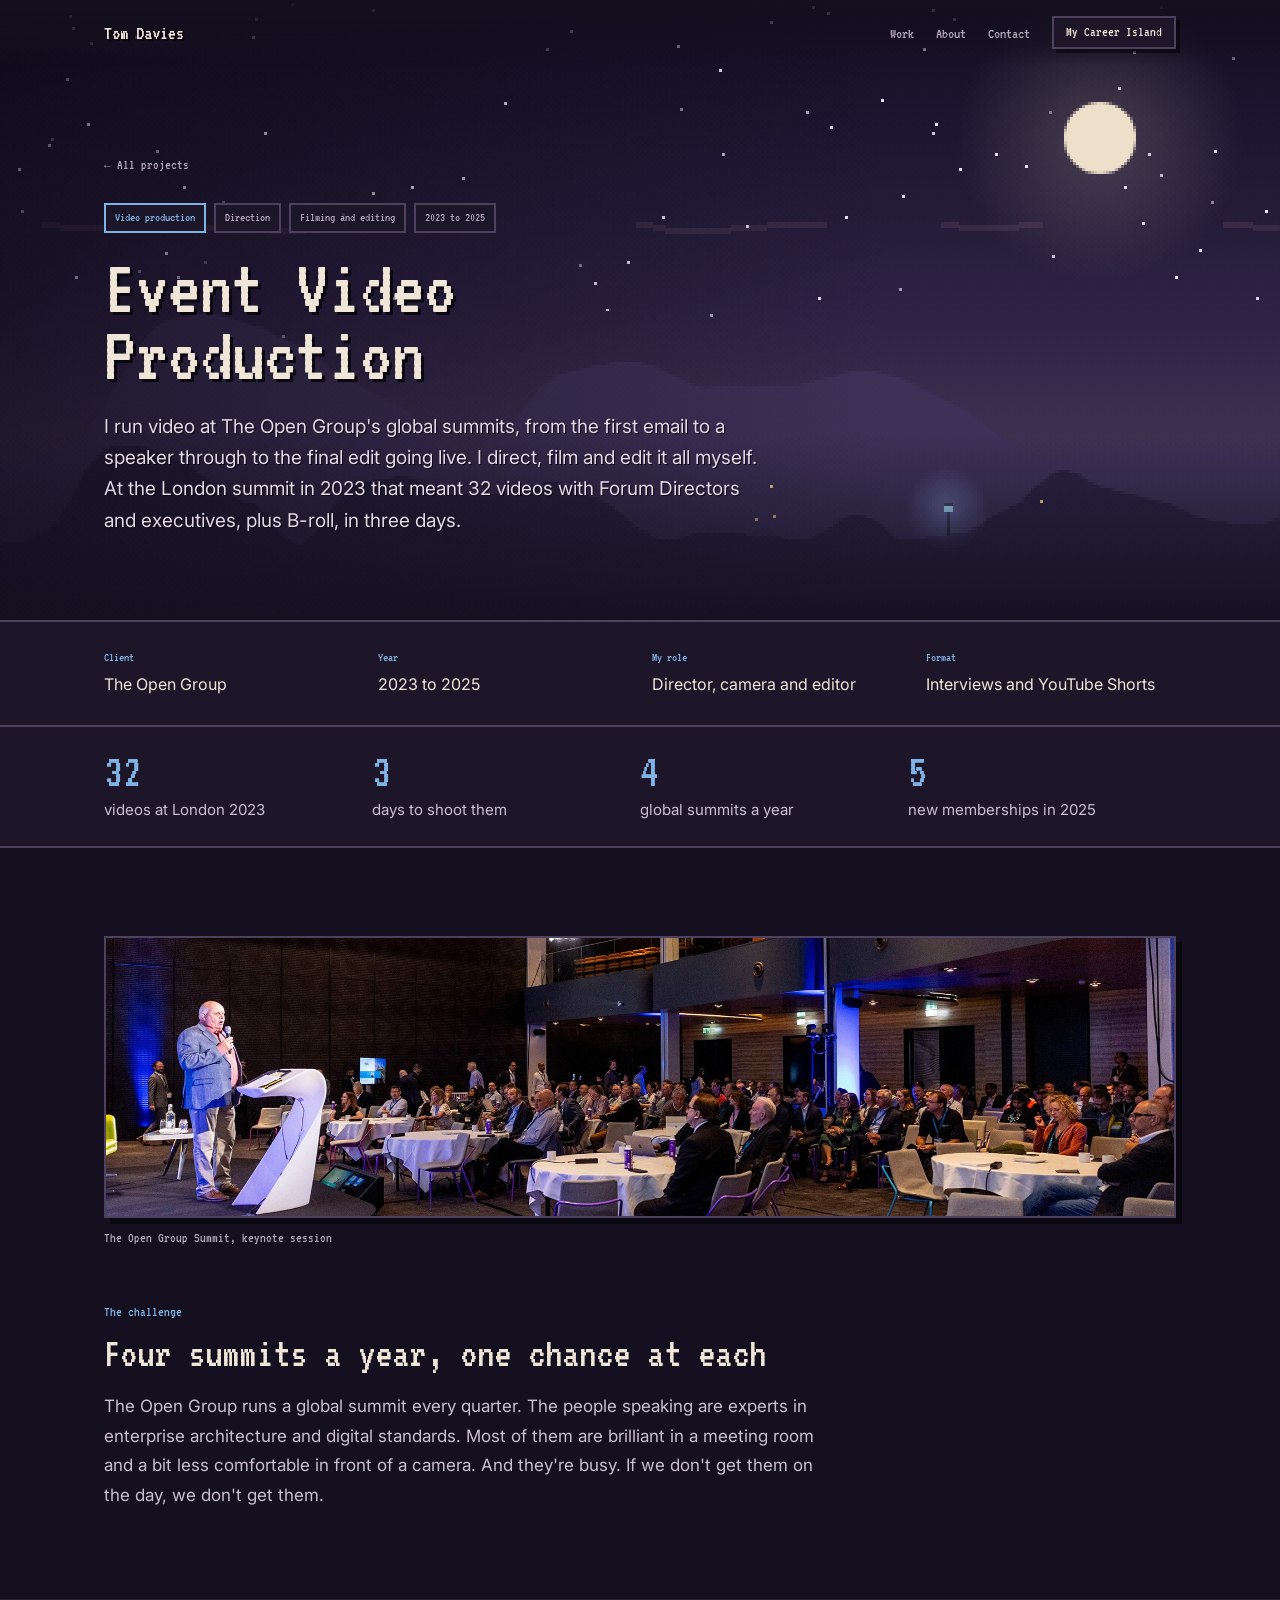
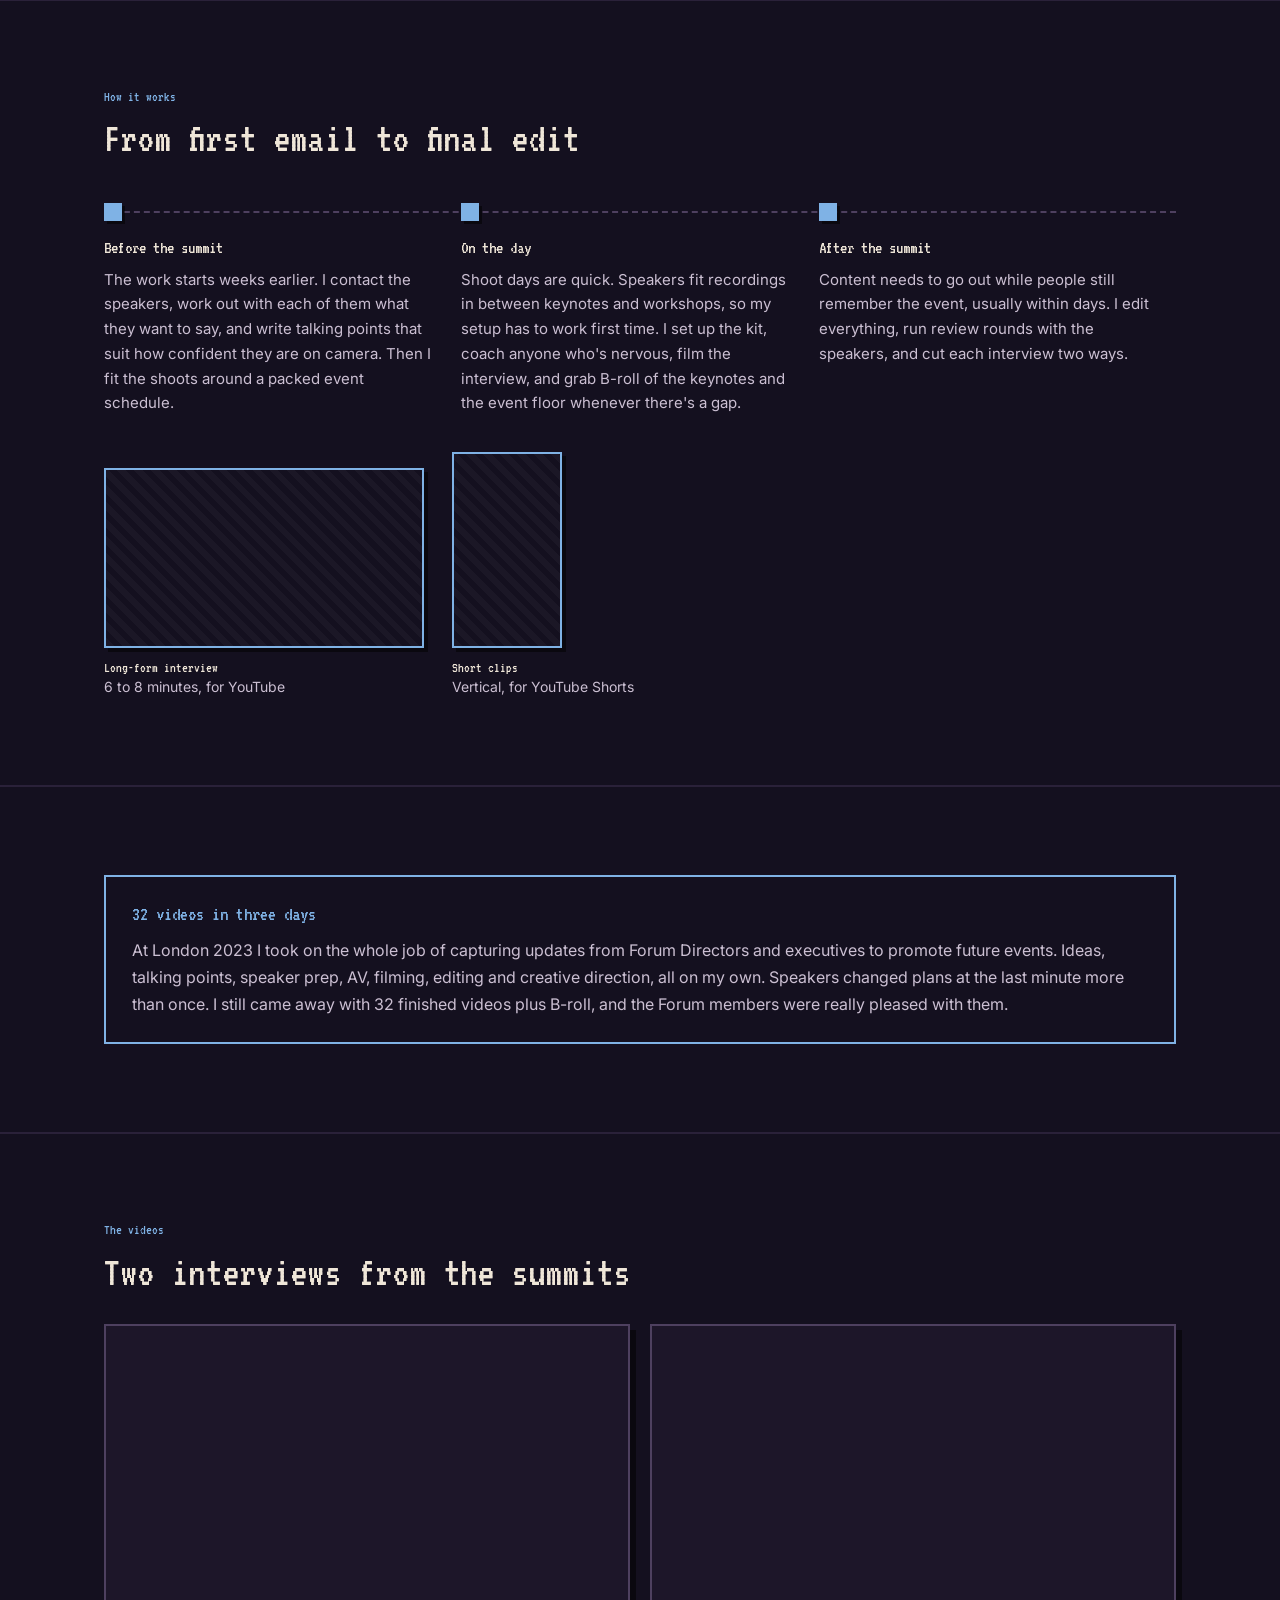
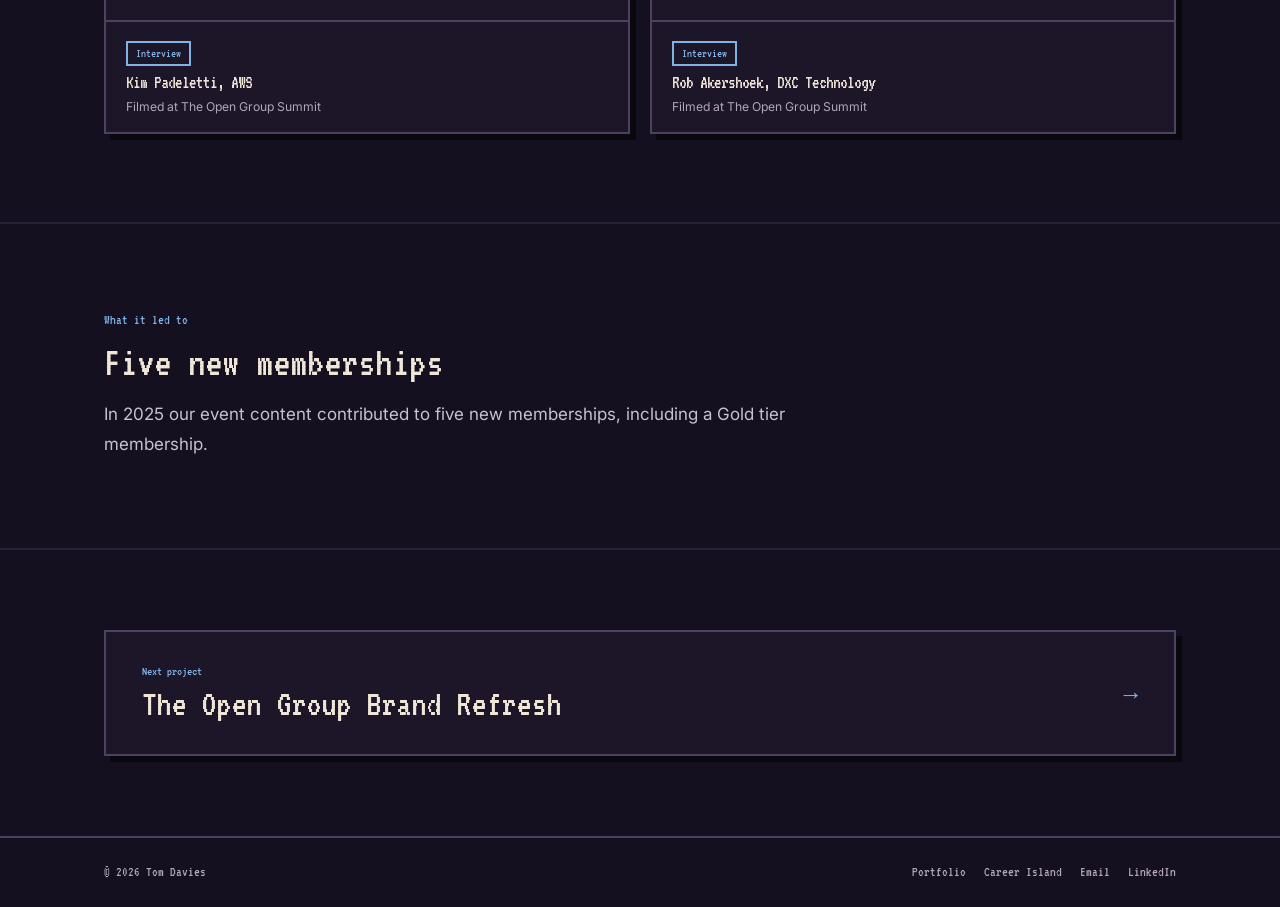
<file: proj-b2b-video.html>
<!DOCTYPE html><html lang="en"><head>
<meta charset="UTF-8"><meta name="viewport" content="width=device-width,initial-scale=1.0">
<title>Event Video Production, Tom Davies</title>
<meta name="description" content="Video at The Open Group&#x27;s global summits: I direct, film and edit it all myself. 32 videos in three days at London 2023.">
<meta property="og:type" content="article">
<meta property="og:site_name" content="Tom Davies">
<meta property="og:title" content="Event Video Production, Tom Davies">
<meta property="og:description" content="Video at The Open Group&#x27;s global summits: I direct, film and edit it all myself. 32 videos in three days at London 2023.">
<meta property="og:url" content="https://tdjdavies-hash.github.io/proj-b2b-video.html">
<meta property="og:image" content="https://tdjdavies-hash.github.io/images/covers/b2b-video.jpg">
<meta property="og:image:width" content="800">
<meta property="og:image:height" content="600">
<meta name="twitter:card" content="summary_large_image">
<meta name="theme-color" content="#14101f">
<link rel="preconnect" href="https://fonts.googleapis.com">
<link rel="preconnect" href="https://fonts.gstatic.com" crossorigin>
<link href="https://fonts.googleapis.com/css2?family=Inter:wght@300;400;500;600&display=swap" rel="stylesheet">
<style>@font-face{font-family:"VT323";src:url(assets/fonts/vt323.woff2) format("woff2");font-display:swap;size-adjust:130%}</style>
<style>
*,*::before,*::after{box-sizing:border-box;margin:0;padding:0}
:root{
  --bg:#0C0B0A;--surface:#141210;--text:#F2EDE4;
  --text-muted:rgba(242,237,228,.50);--text-subtle:rgba(242,237,228,.28);
  --accent:#C08070;
  --border:rgba(242,237,228,.07);--border-mid:rgba(242,237,228,.12);
  --radius:6px;--radius-lg:10px;--ease:cubic-bezier(.4,0,.2,1);--t:.28s;
}
html{scroll-behavior:smooth;background:var(--bg)}
body{font-family:'Inter',system-ui,sans-serif;background:var(--bg);color:var(--text);line-height:1.6;font-weight:400;-webkit-font-smoothing:antialiased}
a{color:inherit}
.container{max-width:1160px;margin:0 auto;padding:0 40px}
@media(max-width:640px){.container{padding:0 20px}}

/* NAV */
nav{position:fixed;top:0;left:0;right:0;z-index:200;padding:20px 0;background:rgba(12,11,10,.90);backdrop-filter:blur(20px);border-bottom:1px solid var(--border)}
.nav-inner{display:flex;justify-content:space-between;align-items:center}
.nav-logo{font-family:var(--pixel);font-weight:400;font-size:.9rem;text-decoration:none;color:var(--text);letter-spacing:0}
.nav-links{display:flex;gap:32px;list-style:none}
.nav-links a{font-size:.82rem;color:var(--text-muted);text-decoration:none;transition:color var(--t) var(--ease)}
.nav-links a:hover{color:var(--text)}

/* HERO */
.proj-hero{padding:110px 0 72px;border-bottom:1px solid var(--border)}
.back-link{display:inline-flex;align-items:center;gap:6px;font-size:.78rem;color:var(--text-subtle);text-decoration:none;margin-bottom:36px;letter-spacing:.03em;transition:color var(--t) var(--ease)}
.back-link:hover{color:var(--text-muted)}
.proj-tags{display:flex;gap:7px;flex-wrap:wrap;margin-bottom:18px}
.proj-tag{font-size:.65rem;font-weight:500;letter-spacing:.1em;text-transform:uppercase;padding:4px 11px;border-radius:0;border:1px solid var(--border-mid);color:var(--text-subtle)}
.proj-tag-accent{border-color:rgba(192,128,112,.45);color:var(--accent)}
.proj-title{font-family:var(--pixel);font-weight:400;font-size:clamp(2.8rem,6.5vw,6.5rem);line-height:1;letter-spacing:0;color:var(--text);margin-bottom:18px}
.proj-sub{font-size:.95rem;color:var(--text-muted);max-width:580px;line-height:1.75}

/* META BAR */
.meta-bar{padding:32px 0;border-bottom:1px solid var(--border)}
.meta-grid{display:grid;grid-template-columns:repeat(4,1fr);gap:24px}
@media(max-width:640px){.meta-grid{grid-template-columns:repeat(2,1fr)}}
.meta-label{font-size:.65rem;font-weight:500;letter-spacing:.12em;text-transform:uppercase;color:var(--text-subtle);margin-bottom:5px}
.meta-value{font-size:.88rem;color:var(--text)}

/* SECTIONS */
.proj-section{padding:72px 0;border-bottom:1px solid var(--border)}
.sec-label{font-size:.68rem;font-weight:500;letter-spacing:.14em;text-transform:uppercase;color:var(--text-subtle);margin-bottom:16px}
.sec-head{font-family:var(--pixel);font-weight:400;font-size:clamp(1.6rem,3vw,2.4rem);letter-spacing:0;color:var(--text);margin-bottom:16px}
.sec-body{font-size:.92rem;color:var(--text-muted);line-height:1.8;max-width:640px}

/* BANNER IMAGE — full bleed with overlay */
.banner-wrap{position:relative;width:100%;border-radius:0;overflow:hidden;border:1px solid var(--border)}
.banner-wrap img{width:100%;display:block;object-fit:cover;max-height:420px}
.banner-overlay{position:absolute;inset:0;background:linear-gradient(to right, rgba(12,11,10,.7) 0%, rgba(12,11,10,.1) 60%, transparent 100%)}
.banner-caption{position:absolute;bottom:24px;left:32px;font-size:.72rem;color:rgba(242,237,228,.55);letter-spacing:.08em}

/* VIDEO EMBEDS */
.video-grid{display:grid;grid-template-columns:1fr 1fr;gap:20px;margin-top:32px}
@media(max-width:700px){.video-grid{grid-template-columns:1fr}}
.video-card{background:var(--surface);border-radius:0;overflow:hidden;border:1px solid var(--border)}
.video-embed-wrap{position:relative;padding-bottom:56.25%;height:0;overflow:hidden}
.video-embed-wrap iframe{position:absolute;top:0;left:0;width:100%;height:100%;border:0}
.video-card-caption{padding:16px 20px}
.video-card-title{font-family:var(--pixel);font-weight:400;font-size:.9rem;color:var(--text);margin-bottom:4px;letter-spacing:0}
.video-card-meta{font-size:.76rem;color:var(--text-subtle)}
.video-card-tag{display:inline-block;font-size:.6rem;font-weight:500;letter-spacing:.1em;text-transform:uppercase;padding:3px 8px;border-radius:0;border:1px solid rgba(192,128,112,.35);color:var(--accent);margin-bottom:8px}

/* PROCESS STEPS */
.process-steps{display:grid;grid-template-columns:repeat(3,1fr);gap:20px;margin-top:32px}
@media(max-width:700px){.process-steps{grid-template-columns:1fr}}
.process-step{background:var(--surface);border:1px solid var(--border);border-radius:0;padding:28px 24px;position:relative}
.process-step-num{font-family:var(--pixel);font-weight:400;font-size:3rem;color:rgba(192,128,112,.12);line-height:1;position:absolute;top:16px;right:20px;letter-spacing:0}
.process-step-label{font-size:.62rem;font-weight:500;letter-spacing:.16em;text-transform:uppercase;color:var(--accent);margin-bottom:10px}
.process-step-title{font-family:var(--pixel);font-weight:400;font-size:1.05rem;color:var(--text);margin-bottom:12px;letter-spacing:0}
.process-step-body{font-size:.82rem;color:var(--text-muted);line-height:1.75}
.process-step-items{margin-top:14px;display:flex;flex-direction:column;gap:7px}
.process-item{display:flex;align-items:flex-start;gap:8px;font-size:.8rem;color:var(--text-muted)}
.process-item::before{content:"→";color:var(--accent);flex-shrink:0;font-size:.75rem;margin-top:2px}

/* DELIVERABLES ROW */
.deliverables-row{display:grid;grid-template-columns:repeat(4,1fr);gap:14px;margin-top:32px}
@media(max-width:640px){.deliverables-row{grid-template-columns:repeat(2,1fr)}}
.deliverable-card{background:var(--surface);border:1px solid var(--border);border-radius:0;padding:20px 18px;text-align:center}
.deliverable-icon{font-size:1.6rem;margin-bottom:10px}
.deliverable-title{font-family:var(--pixel);font-weight:400;font-size:.82rem;color:var(--text);margin-bottom:4px}
.deliverable-desc{font-size:.74rem;color:var(--text-subtle);line-height:1.5}

/* STAT ROW */
.stat-row{display:grid;grid-template-columns:repeat(3,1fr);gap:20px;margin-top:32px}
@media(max-width:640px){.stat-row{grid-template-columns:1fr}}
.stat-card{background:var(--surface);border:1px solid var(--border);border-radius:0;padding:28px 24px;border-top:2px solid var(--accent)}
.stat-number{font-family:var(--pixel);font-weight:400;font-size:2.4rem;letter-spacing:0;color:var(--text);line-height:1;margin-bottom:6px}
.stat-desc{font-size:.82rem;color:var(--text-muted);line-height:1.5}

/* THUMBNAIL PANEL */
.thumb-panel{position:relative;border-radius:0;overflow:hidden;border:1px solid var(--border)}
.thumb-panel img{width:100%;display:block}
.thumb-play{position:absolute;inset:0;display:flex;align-items:center;justify-content:center;background:rgba(12,11,10,.35)}
.thumb-play-btn{width:56px;height:56px;border-radius:50%;background:rgba(192,128,112,.9);display:flex;align-items:center;justify-content:center;font-size:1.2rem;color:white;padding-left:4px}

/* SPLIT LAYOUT */
.split-layout{display:grid;grid-template-columns:1fr 1fr;gap:20px;align-items:start}
@media(max-width:700px){.split-layout{grid-template-columns:1fr}}

/* NEXT / FOOTER */
.next-section{padding:72px 0}
.next-link{display:flex;align-items:center;justify-content:space-between;text-decoration:none;padding:40px 48px;background:var(--surface);border-radius:0;border:1px solid var(--border);transition:border-color var(--t) var(--ease),transform var(--t) var(--ease),box-shadow var(--t) var(--ease)}
.next-link:hover{border-color:var(--border-mid);transform:translateY(-3px);box-shadow:0 20px 48px rgba(0,0,0,.4)}
.next-label{font-size:.68rem;font-weight:500;letter-spacing:.12em;text-transform:uppercase;color:var(--text-subtle);margin-bottom:8px}
.next-title{font-family:var(--pixel);font-weight:400;font-size:clamp(1.4rem,2.5vw,2rem);letter-spacing:0;color:var(--text)}
.next-arr{font-size:1.5rem;color:var(--text-subtle);transition:transform var(--t) var(--ease)}
.next-link:hover .next-arr{transform:translateX(5px)}
footer{padding:28px 0;border-top:1px solid var(--border)}
.footer-inner{display:flex;align-items:center;justify-content:space-between}
.footer-copy,.footer-link{font-size:.76rem;color:var(--text-subtle)}
.footer-right{display:flex;gap:20px}
.footer-link{text-decoration:none;transition:color var(--t) var(--ease)}
.footer-link:hover{color:var(--text-muted)}

/* REVEAL */
.reveal{opacity:0;transform:translateY(28px);transition:opacity .7s var(--ease),transform .7s var(--ease)}
.reveal.visible{opacity:1;transform:translateY(0)}
</style>
<link rel="stylesheet" href="assets/project.css">
<style>:root{--acc:#7fb2e5}</style>
</head><body>

<header class="site-nav"><div class="container">
  <a class="brand" href="index.html">Tom Davies</a>
  <ul>
    <li><a href="index.html#work">Work</a></li>
    <li class="hide-s"><a href="index.html#about">About</a></li>
    <li class="hide-s"><a href="index.html#contact">Contact</a></li>
    <li><a class="btn" href="island.html">My Career Island</a></li>
  </ul>
</div></header>

<section class="proj-hero">
  <canvas class="proj-sky" aria-hidden="true"></canvas>
  <div class="container">
    <a href="index.html" class="back-link">← All projects</a>
    <div class="proj-tags"><span class="proj-tag proj-tag-accent">Video production</span><span class="proj-tag">Direction</span><span class="proj-tag">Filming and editing</span><span class="proj-tag">2023 to 2025</span></div>
    <h1 class="proj-title">Event Video<br>Production</h1>
    <p class="proj-sub">I run video at The Open Group's global summits, from the first email to a speaker through to the final edit going live. I direct, film and edit it all myself. At the London summit in 2023 that meant 32 videos with Forum Directors and executives, plus B-roll, in three days.</p>
  </div>
</section>
<section class="meta-bar">
  <div class="container"><div class="meta-grid"><div><p class="meta-label">Client</p><p class="meta-value">The Open Group</p></div><div><p class="meta-label">Year</p><p class="meta-value">2023 to 2025</p></div><div><p class="meta-label">My role</p><p class="meta-value">Director, camera and editor</p></div><div><p class="meta-label">Format</p><p class="meta-value">Interviews and YouTube Shorts</p></div></div></div>
</section>
<section class="numbers"><div class="container"><div class="n"><b>32</b><span>videos at London 2023</span></div><div class="n"><b>3</b><span>days to shoot them</span></div><div class="n"><b>4</b><span>global summits a year</span></div><div class="n"><b>5</b><span>new memberships in 2025</span></div></div></section>

<section class="proj-section reveal ">
  <div class="container">
    <figure class="figure" style="margin-top:0"><img src="[data-uri]" alt="A keynote speaker addressing a packed hall at The Open Group Summit"><figcaption>The Open Group Summit, keynote session</figcaption></figure>
    <p class="sec-label" style="margin-top:56px">The challenge</p>
    <h2 class="sec-head">Four summits a year, one chance at each</h2>
    <div class="prose"><p>The Open Group runs a global summit every quarter. The people speaking are experts in enterprise architecture and digital standards. Most of them are brilliant in a meeting room and a bit less comfortable in front of a camera. And they're busy. If we don't get them on the day, we don't get them.</p></div>

  </div>
</section>

<section class="proj-section reveal ">
  <div class="container">
    <p class="sec-label">How it works</p>
    <h2 class="sec-head">From first email to final edit</h2>
    <ol class="path" style="--n:3">
      <li><h3>Before the summit</h3><p>The work starts weeks earlier. I contact the speakers, work out with each of them what they want to say, and write talking points that suit how confident they are on camera. Then I fit the shoots around a packed event schedule.</p></li>
      <li><h3>On the day</h3><p>Shoot days are quick. Speakers fit recordings in between keynotes and workshops, so my setup has to work first time. I set up the kit, coach anyone who's nervous, film the interview, and grab B-roll of the keynotes and the event floor whenever there's a gap.</p></li>
      <li><h3>After the summit</h3><p>Content needs to go out while people still remember the event, usually within days. I edit everything, run review rounds with the speakers, and cut each interview two ways.</p></li>
    </ol>
    <div class="formats">
      <figure><div class="frame wide"></div><figcaption>Long-form interview<span>6 to 8 minutes, for YouTube</span></figcaption></figure>
      <figure><div class="frame tall"></div><figcaption>Short clips<span>Vertical, for YouTube Shorts</span></figcaption></figure>
    </div>

  </div>
</section>

<section class="proj-section reveal ">
  <div class="container">
    <div class="note" style="border-style:solid;border-color:var(--acc);max-width:none"><h2>32 videos in three days</h2><p>At London 2023 I took on the whole job of capturing updates from Forum Directors and executives to promote future events. Ideas, talking points, speaker prep, AV, filming, editing and creative direction, all on my own. Speakers changed plans at the last minute more than once. I still came away with 32 finished videos plus B-roll, and the Forum members were really pleased with them.</p></div>

  </div>
</section>

<section class="proj-section reveal ">
  <div class="container">
    <p class="sec-label">The videos</p>
    <h2 class="sec-head">Two interviews from the summits</h2>
        <div class="video-grid">
      <div class="video-card">
        <div class="video-embed-wrap"><iframe src="https://www.youtube.com/embed/ola7I5SWm5g?si=pMnAm3lijKpgQkoH" title="Interview with Kim Padeletti, AWS, at The Open Group Summit" loading="lazy" allow="accelerometer; autoplay; clipboard-write; encrypted-media; gyroscope; picture-in-picture; web-share" referrerpolicy="strict-origin-when-cross-origin" allowfullscreen></iframe></div>
        <div class="video-card-caption"><span class="video-card-tag">Interview</span><p class="video-card-title">Kim Padeletti, AWS</p><p class="video-card-meta">Filmed at The Open Group Summit</p></div>
      </div>
      <div class="video-card">
        <div class="video-embed-wrap"><iframe src="https://www.youtube.com/embed/0KLQlzZDOkU?si=JxjeZprM72TMvhKO" title="Interview with Rob Akershoek, DXC Technology, at The Open Group Summit" loading="lazy" allow="accelerometer; autoplay; clipboard-write; encrypted-media; gyroscope; picture-in-picture; web-share" referrerpolicy="strict-origin-when-cross-origin" allowfullscreen></iframe></div>
        <div class="video-card-caption"><span class="video-card-tag">Interview</span><p class="video-card-title">Rob Akershoek, DXC Technology</p><p class="video-card-meta">Filmed at The Open Group Summit</p></div>
      </div>
    </div>

  </div>
</section>

<section class="proj-section reveal ">
  <div class="container">
    <p class="sec-label">What it led to</p>
    <h2 class="sec-head">Five new memberships</h2>
    <div class="prose"><p>In 2025 our event content contributed to five new memberships, including a Gold tier membership.</p></div>

  </div>
</section>

<section class="next-section reveal">
  <div class="container">
    <a href="proj-open-group-brand-refresh.html" class="next-link">
      <div><p class="next-label">Next project</p><h3 class="next-title">The Open Group Brand Refresh</h3></div>
      <span class="next-arr">→</span>
    </a>
  </div>
</section>

<footer class="site-footer"><div class="container">
  <span>© 2026 Tom Davies</span>
  <div class="links"><a href="index.html">Portfolio</a><a href="island.html">Career Island</a><a href="mailto:tdjdavies@gmail.com">Email</a><a href="https://www.linkedin.com/in/tomdaviesdesign/" target="_blank" rel="noopener">LinkedIn</a></div>
</div></footer>

<script>
const io = new IntersectionObserver(entries => {
  entries.forEach(e => { if(e.isIntersecting){ e.target.classList.add('visible'); io.unobserve(e.target); }});
}, {threshold:.12});
document.querySelectorAll('.reveal').forEach(el => io.observe(el));
</script>
<script src="assets/project.js" defer></script>
</body></html>
</file>
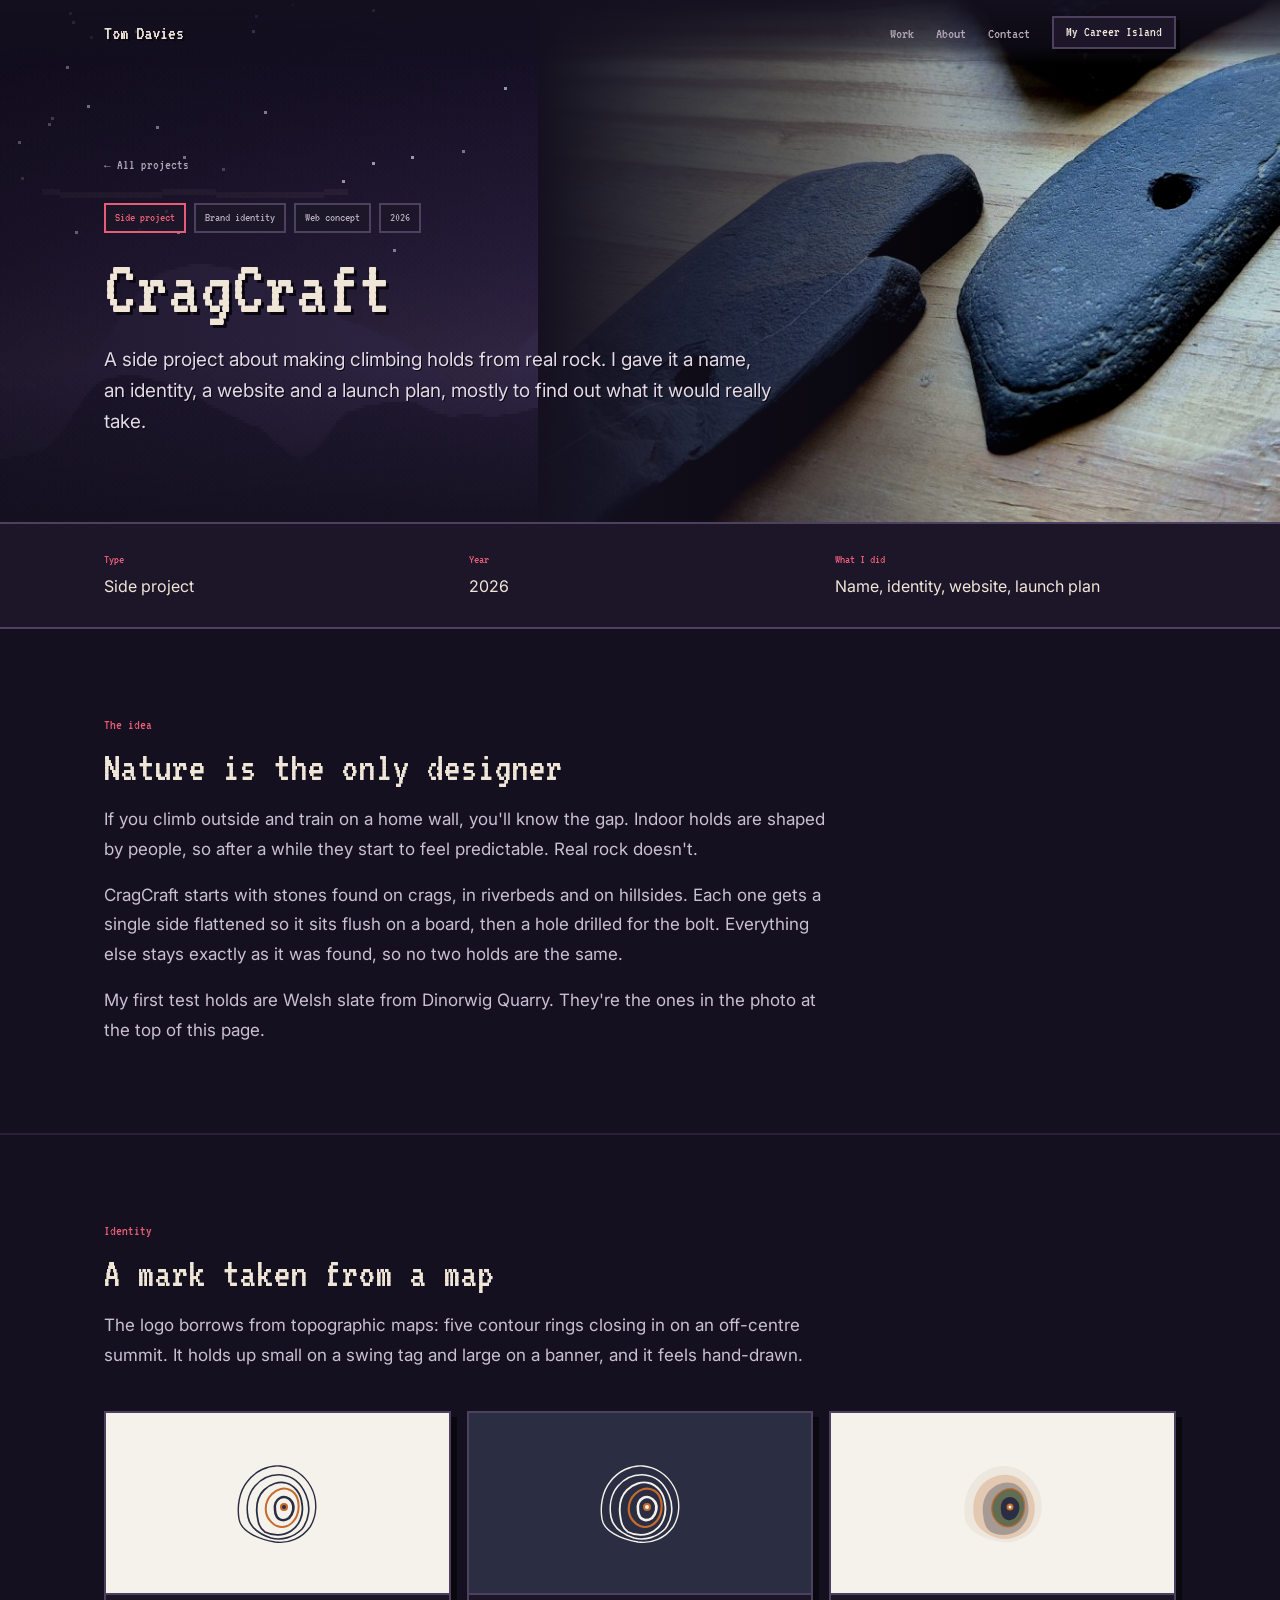
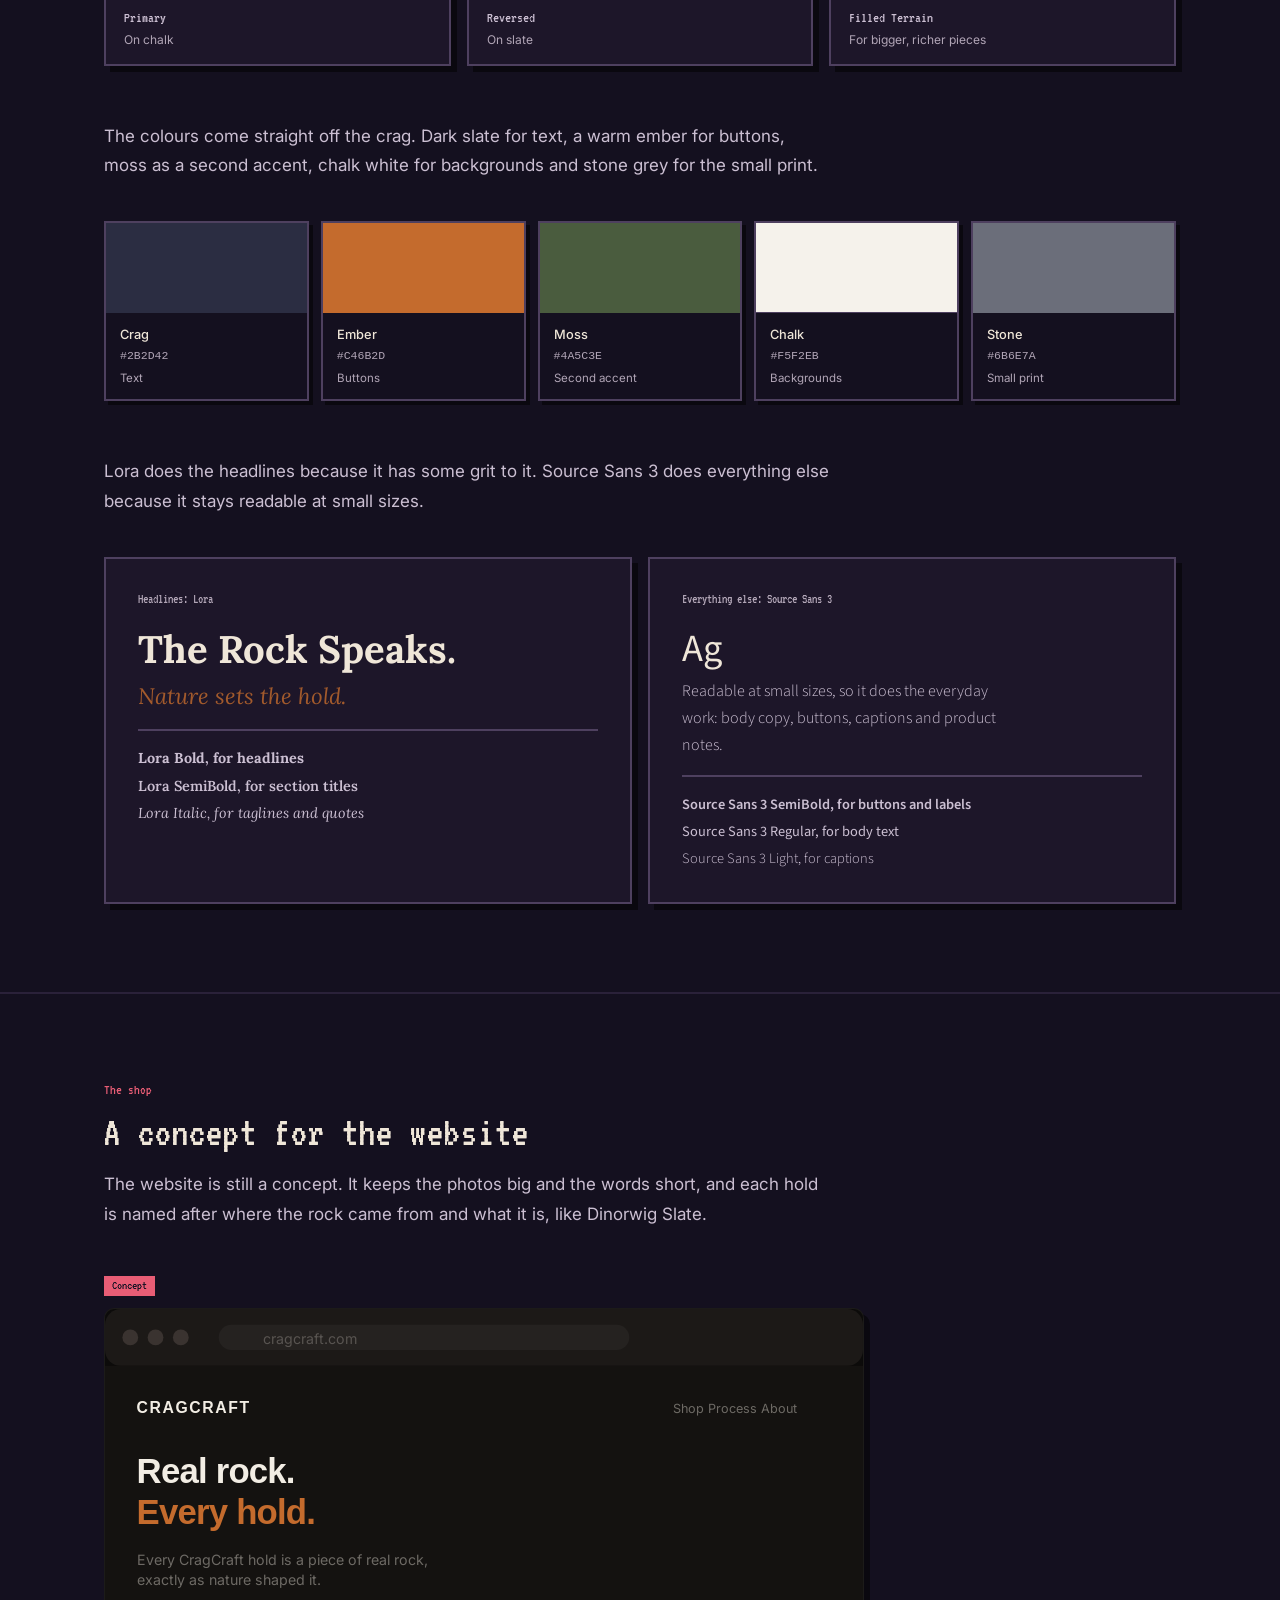
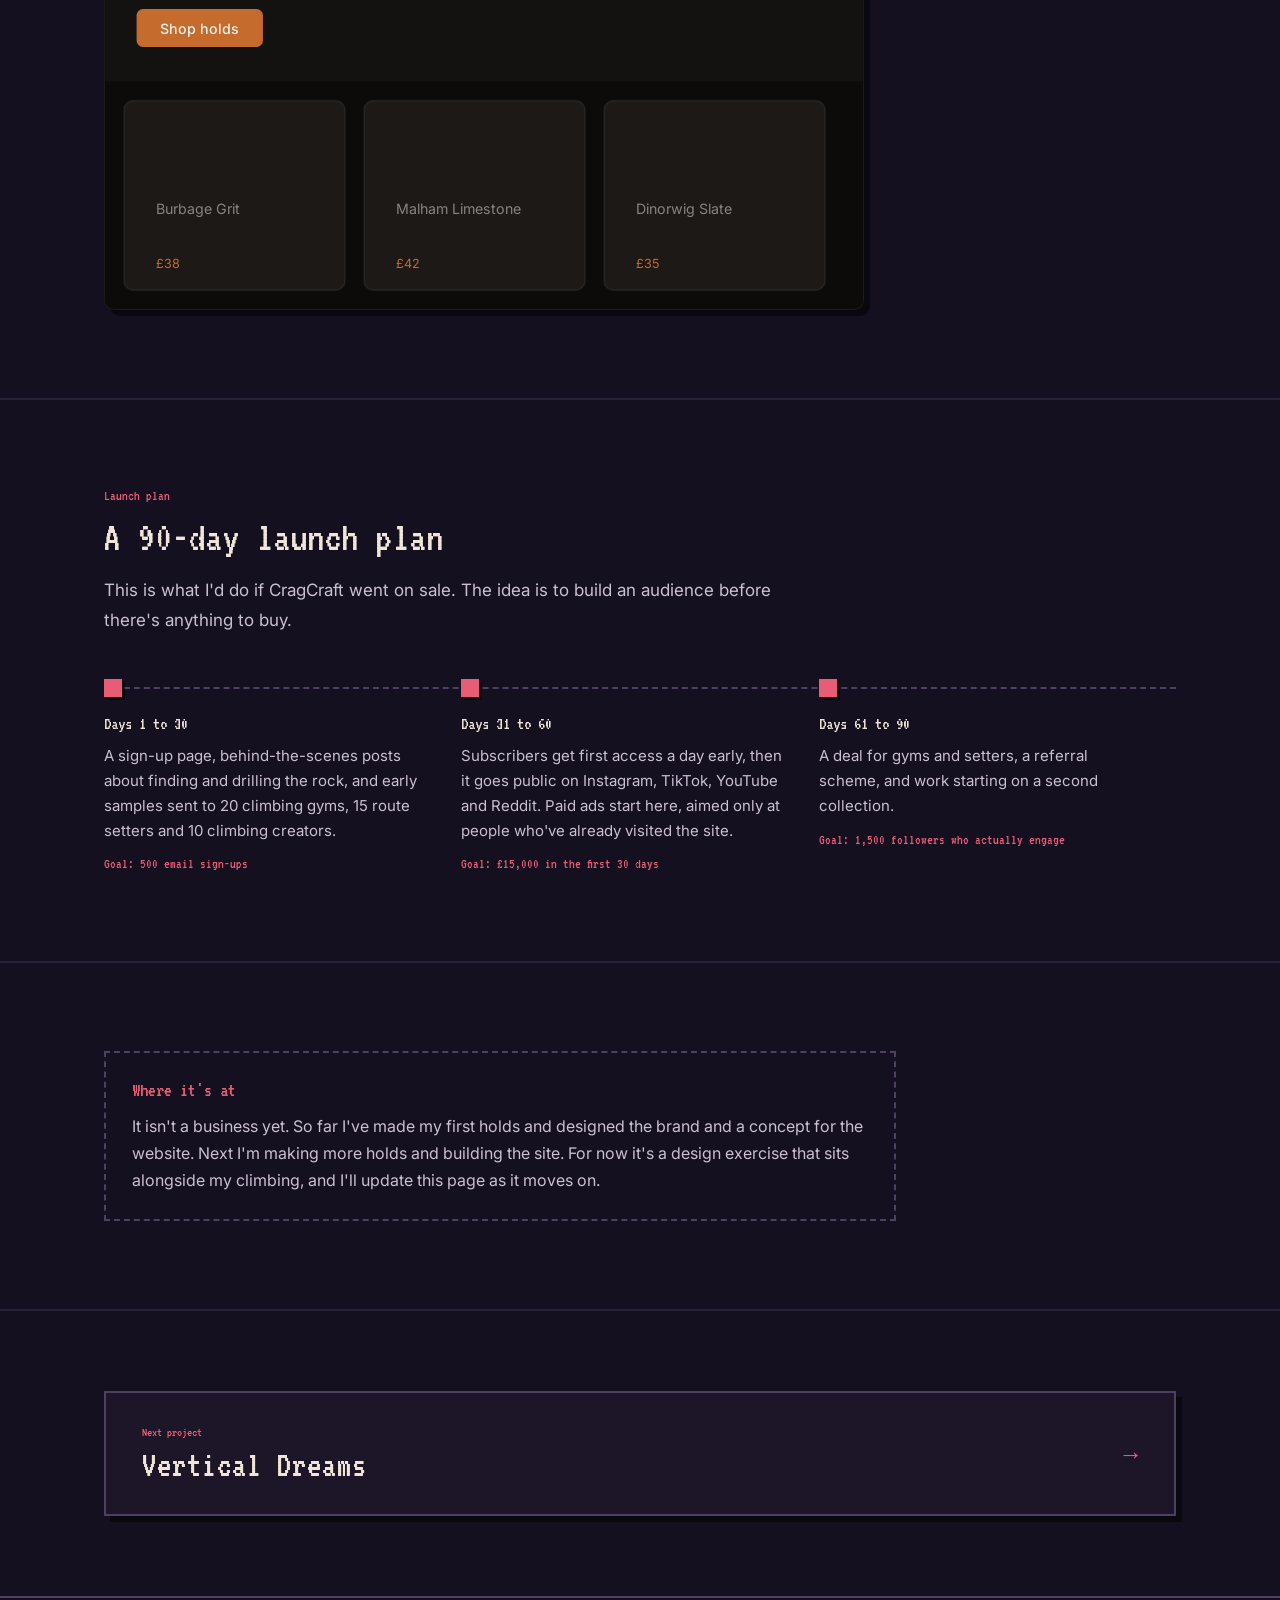
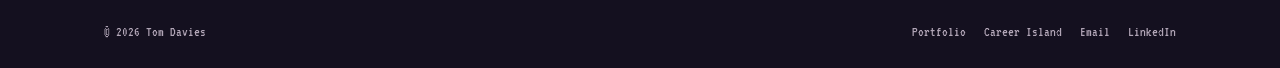
<file: proj-cragcraft.html>
<!DOCTYPE html><html lang="en"><head>
<meta charset="UTF-8"><meta name="viewport" content="width=device-width,initial-scale=1.0">
<title>CragCraft, Tom Davies</title>
<meta name="description" content="A side project about making climbing holds from real rock: name, identity, website concept and launch plan.">
<meta property="og:type" content="article">
<meta property="og:site_name" content="Tom Davies">
<meta property="og:title" content="CragCraft, Tom Davies">
<meta property="og:description" content="A side project about making climbing holds from real rock: name, identity, website concept and launch plan.">
<meta property="og:url" content="https://tdjdavies-hash.github.io/proj-cragcraft.html">
<meta property="og:image" content="https://tdjdavies-hash.github.io/images/covers/cragcraft.jpg">
<meta property="og:image:width" content="800">
<meta property="og:image:height" content="600">
<meta name="twitter:card" content="summary_large_image">
<meta name="theme-color" content="#14101f">
<link rel="preconnect" href="https://fonts.googleapis.com"><link rel="preconnect" href="https://fonts.gstatic.com" crossorigin>
<link href="https://fonts.googleapis.com/css2?family=Inter:wght@300;400;500;600&family=Lora:ital,wght@0,400;0,600;0,700;1,400;1,600&family=Source+Sans+3:ital,wght@0,300;0,400;0,600;1,400&display=swap" rel="stylesheet">
<style>@font-face{font-family:"VT323";src:url(assets/fonts/vt323.woff2) format("woff2");font-display:swap;size-adjust:130%}</style>
<style>
*,*::before,*::after{box-sizing:border-box;margin:0;padding:0}
:root{
  --bg:#0C0B0A;--surface:#141210;--surface-2:#1C1917;--text:#F2EDE4;
  --text-muted:rgba(242,237,228,.50);--text-subtle:rgba(242,237,228,.28);
  --accent:#C4956A;--border:rgba(242,237,228,.07);--border-mid:rgba(242,237,228,.12);
  --radius:6px;--radius-lg:10px;--ease:cubic-bezier(.4,0,.2,1);--t:.28s;
  /* CragCraft Brand Colours */
  --crag:#2B2D42;--ember:#C46B2D;--moss:#4A5C3E;--chalk:#F5F2EB;--stone:#6B6E7A;
}
html{scroll-behavior:smooth;background:var(--bg)}
body{font-family:'Inter',system-ui,sans-serif;background:var(--bg);color:var(--text);line-height:1.6;font-weight:400;-webkit-font-smoothing:antialiased}
a{color:inherit}
.container{max-width:1160px;margin:0 auto;padding:0 40px}
@media(max-width:640px){.container{padding:0 20px}}

/* NAV */
nav{position:fixed;top:0;left:0;right:0;z-index:200;padding:20px 0;background:rgba(12,11,10,.90);backdrop-filter:blur(20px);border-bottom:1px solid var(--border)}
.nav-inner{display:flex;justify-content:space-between;align-items:center}
.nav-logo{font-family:var(--pixel);font-weight:400;font-size:.9rem;text-decoration:none;color:var(--text);letter-spacing:0}
.nav-links{display:flex;gap:32px;list-style:none}
.nav-links a{font-size:.82rem;color:var(--text-muted);text-decoration:none;transition:color var(--t) var(--ease)}
.nav-links a:hover{color:var(--text)}

/* HERO */
.proj-hero{padding:110px 0 72px;border-bottom:1px solid var(--border);position:relative;overflow:hidden}
.back-link{display:inline-flex;align-items:center;gap:6px;font-size:.78rem;color:var(--text-subtle);text-decoration:none;margin-bottom:36px;letter-spacing:.03em;transition:color var(--t) var(--ease)}
.back-link:hover{color:var(--text-muted)}
.proj-tags{display:flex;gap:7px;flex-wrap:wrap;margin-bottom:18px}
.proj-tag{font-size:.65rem;font-weight:500;letter-spacing:.1em;text-transform:uppercase;padding:4px 11px;border-radius:0;border:1px solid var(--border-mid);color:var(--text-subtle)}
.proj-tag-accent{border-color:rgba(196,149,106,.4);color:var(--accent)}
.proj-title{font-family:var(--pixel);font-weight:400;font-size:clamp(3rem,7vw,7rem);line-height:1;letter-spacing:0;color:var(--text);margin-bottom:18px}
.proj-sub{font-size:.95rem;color:var(--text-muted);max-width:480px;line-height:1.75}
.proj-hero .container{position:relative;z-index:2}
.hero-image-wrap{position:absolute;right:0;top:0;height:100%;width:58%;pointer-events:none}
.hero-image-wrap::before{content:'';position:absolute;inset:0;z-index:1;background:linear-gradient(to right,var(--bg) 0%,rgba(12,11,10,0.55) 38%,transparent 62%);pointer-events:none}
.hero-image{width:100%;height:100%;object-fit:cover;object-position:center 30%;display:block;filter:brightness(.82) contrast(1.06)}
@media(max-width:768px){.hero-image-wrap{width:100%;opacity:.25;top:0}}

/* META */
.meta-bar{padding:32px 0;border-bottom:1px solid var(--border)}
.meta-grid{display:grid;grid-template-columns:repeat(4,1fr);gap:24px}
@media(max-width:640px){.meta-grid{grid-template-columns:repeat(2,1fr)}}
.meta-label{font-size:.65rem;font-weight:500;letter-spacing:.12em;text-transform:uppercase;color:var(--text-subtle);margin-bottom:5px}
.meta-value{font-size:.88rem;color:var(--text);font-weight:400}

/* SECTIONS */
.proj-section{padding:72px 0;border-bottom:1px solid var(--border)}
.sec-label{font-size:.68rem;font-weight:500;letter-spacing:.14em;text-transform:uppercase;color:var(--text-subtle);margin-bottom:16px}
.sec-head{font-family:var(--pixel);font-weight:400;font-size:clamp(1.6rem,3vw,2.4rem);letter-spacing:0;color:var(--text);margin-bottom:16px}
.sec-body{font-size:.92rem;color:var(--text-muted);line-height:1.8;max-width:640px}

/* OVERVIEW GRID */
.overview-grid{display:grid;grid-template-columns:1fr 1fr;gap:80px;align-items:start}
@media(max-width:768px){.overview-grid{grid-template-columns:1fr;gap:40px}}

/* LOGO GRID */
.logo-grid{display:grid;grid-template-columns:repeat(3,1fr);gap:16px;margin-top:40px}
@media(max-width:700px){.logo-grid{grid-template-columns:1fr}}
.logo-card{border-radius:0;border:1px solid var(--border);overflow:hidden}
.logo-display{display:flex;align-items:center;justify-content:center;padding:40px 32px;min-height:180px}
.logo-display svg{width:100px;height:100px}
.logo-info{padding:14px 18px;border-top:1px solid var(--border)}
.logo-name{font-size:.72rem;font-weight:500;letter-spacing:.08em;text-transform:uppercase;color:var(--text-muted);margin-bottom:3px}
.logo-desc{font-size:.75rem;color:var(--text-subtle)}

/* COLOUR SWATCHES */
.swatch-row{display:grid;grid-template-columns:repeat(5,1fr);gap:12px;margin-top:40px}
@media(max-width:700px){.swatch-row{grid-template-columns:repeat(3,1fr)}}
.swatch{border-radius:0;overflow:hidden;border:1px solid var(--border)}
.swatch-color{height:90px;position:relative}
.swatch-info{padding:12px 14px}
.swatch-name{font-size:.8rem;font-weight:500;color:var(--text);margin-bottom:2px}
.swatch-hex{font-size:.72rem;color:var(--text-subtle);font-family:'Courier New',monospace}
.swatch-role{font-size:.72rem;color:var(--text-subtle);margin-top:3px}

/* TYPOGRAPHY SPECIMENS */
.type-grid{display:grid;grid-template-columns:1fr 1fr;gap:16px;margin-top:40px}
@media(max-width:600px){.type-grid{grid-template-columns:1fr}}
.type-card{background:var(--surface);border:1px solid var(--border);border-radius:0;padding:32px}
.type-label{font-size:.65rem;font-weight:500;letter-spacing:.12em;text-transform:uppercase;color:var(--text-subtle);margin-bottom:20px;display:block}
.type-display-serif{font-family:'Lora',Georgia,serif;font-size:2.4rem;font-weight:700;color:var(--text);line-height:1.15;margin-bottom:6px}
.type-display-serif-italic{font-family:'Lora',Georgia,serif;font-size:1.4rem;font-style:italic;font-weight:400;color:rgba(196,107,45,.8);margin-bottom:16px}
.type-weights-serif{display:flex;flex-direction:column;gap:4px;padding-top:16px;border-top:1px solid var(--border);margin-top:4px}
.type-w{font-family:'Lora',Georgia,serif;font-size:.9rem;color:var(--text-muted)}
.type-display-sans{font-family:'Source Sans 3',system-ui,sans-serif;font-size:2.4rem;font-weight:400;color:var(--text);line-height:1.15;margin-bottom:6px}
.type-display-sans-light{font-family:'Source Sans 3',system-ui,sans-serif;font-size:1rem;font-weight:300;color:var(--text-muted);line-height:1.7;margin-bottom:16px;max-width:340px}
.type-weights-sans{display:flex;flex-direction:column;gap:4px;padding-top:16px;border-top:1px solid var(--border);margin-top:4px}
.type-ws{font-family:'Source Sans 3',system-ui,sans-serif;font-size:.9rem;color:var(--text-muted)}

/* STRATEGY CARDS */
.strategy-grid{display:grid;grid-template-columns:repeat(3,1fr);gap:20px;margin-top:48px}
@media(max-width:760px){.strategy-grid{grid-template-columns:1fr}}
.strategy-card{background:var(--surface);border:1px solid var(--border);border-radius:0;padding:32px 28px;position:relative;transition:border-color var(--t) var(--ease)}
.strategy-card:hover{border-color:var(--border-mid)}
.strategy-phase{font-size:.65rem;font-weight:500;letter-spacing:.12em;text-transform:uppercase;color:var(--accent);margin-bottom:6px}
.strategy-days{font-family:var(--pixel);font-weight:400;font-size:2.8rem;line-height:1;letter-spacing:0;color:rgba(196,149,106,.12);margin-bottom:12px}
.strategy-title{font-family:var(--pixel);font-weight:400;font-size:1.05rem;letter-spacing:0;color:var(--text);margin-bottom:14px}
.strategy-list{list-style:none;display:flex;flex-direction:column;gap:8px}
.strategy-list li{font-size:.84rem;color:var(--text-muted);line-height:1.6;padding-left:20px;position:relative}
.strategy-list li::before{content:"→";position:absolute;left:0;color:var(--accent);opacity:.7}
.strategy-metric{margin-top:20px;padding-top:16px;border-top:1px solid var(--border);font-size:.8rem;font-weight:500;color:var(--accent)}

/* NEXT / FOOTER */
.next-section{padding:72px 0}
.next-link{display:flex;align-items:center;justify-content:space-between;text-decoration:none;padding:40px 48px;background:var(--surface);border-radius:0;border:1px solid var(--border);transition:border-color var(--t) var(--ease),transform var(--t) var(--ease),box-shadow var(--t) var(--ease)}
.next-link:hover{border-color:var(--border-mid);transform:translateY(-3px);box-shadow:0 20px 48px rgba(0,0,0,.4)}
.next-label{font-size:.68rem;font-weight:500;letter-spacing:.12em;text-transform:uppercase;color:var(--text-subtle);margin-bottom:8px}
.next-title{font-family:var(--pixel);font-weight:400;font-size:clamp(1.4rem,2.5vw,2rem);letter-spacing:0;color:var(--text)}
.next-arr{font-size:1.5rem;color:var(--text-subtle);transition:transform var(--t) var(--ease)}
.next-link:hover .next-arr{transform:translateX(5px)}
footer{padding:28px 0;border-top:1px solid var(--border)}
.footer-inner{display:flex;align-items:center;justify-content:space-between}
.footer-copy,.footer-link{font-size:.76rem;color:var(--text-subtle)}
.footer-right{display:flex;gap:20px}
.footer-link{text-decoration:none;transition:color var(--t) var(--ease)}
.footer-link:hover{color:var(--text-muted)}
.reveal{opacity:0;transform:translateY(28px);transition:opacity .7s var(--ease),transform .7s var(--ease)}
.reveal.visible{opacity:1;transform:translateY(0)}
</style>
<link rel="stylesheet" href="assets/project.css">
<style>:root{--acc:#e85d75}</style></head><body>

<header class="site-nav"><div class="container">
  <a class="brand" href="index.html">Tom Davies</a>
  <ul>
    <li><a href="index.html#work">Work</a></li>
    <li class="hide-s"><a href="index.html#about">About</a></li>
    <li class="hide-s"><a href="index.html#contact">Contact</a></li>
    <li><a class="btn" href="island.html">My Career Island</a></li>
  </ul>
</div></header>

<section class="proj-hero">
  <canvas class="proj-sky" aria-hidden="true"></canvas>
  <div class="container">
    <a href="index.html" class="back-link">← All projects</a>
    <div class="proj-tags"><span class="proj-tag proj-tag-accent">Side project</span><span class="proj-tag">Brand identity</span><span class="proj-tag">Web concept</span><span class="proj-tag">2026</span></div>
    <h1 class="proj-title">CragCraft</h1>
    <p class="proj-sub">A side project about making climbing holds from real rock. I gave it a name, an identity, a website and a launch plan, mostly to find out what it would really take.</p>
  </div>
  <div class="hero-image-wrap">
    <img src="[data-uri]" alt="Two CragCraft test holds made from Welsh slate from Dinorwig Quarry, drilled and ready" class="hero-image">
  </div>
</section>
<section class="meta-bar">
  <div class="container"><div class="meta-grid three"><div><p class="meta-label">Type</p><p class="meta-value">Side project</p></div><div><p class="meta-label">Year</p><p class="meta-value">2026</p></div><div><p class="meta-label">What I did</p><p class="meta-value">Name, identity, website, launch plan</p></div></div></div>
</section>

<section class="proj-section reveal ">
  <div class="container">
    <p class="sec-label">The idea</p>
    <h2 class="sec-head">Nature is the only designer</h2>
    <div class="prose"><p>If you climb outside and train on a home wall, you'll know the gap. Indoor holds are shaped by people, so after a while they start to feel predictable. Real rock doesn't.</p><p>CragCraft starts with stones found on crags, in riverbeds and on hillsides. Each one gets a single side flattened so it sits flush on a board, then a hole drilled for the bolt. Everything else stays exactly as it was found, so no two holds are the same.</p><p>My first test holds are Welsh slate from Dinorwig Quarry. They're the ones in the photo at the top of this page.</p></div>

  </div>
</section>

<section class="proj-section reveal ">
  <div class="container">
    <p class="sec-label">Identity</p>
    <h2 class="sec-head">A mark taken from a map</h2>
    <div class="prose"><p>The logo borrows from topographic maps: five contour rings closing in on an off-centre summit. It holds up small on a swing tag and large on a banner, and it feels hand-drawn.</p></div>
    <div class="logo-grid">

      <!-- Master / Primary -->
      <div class="logo-card">
        <div class="logo-display" style="background:#F5F2EB;">
          <svg viewBox="0 0 100 100" xmlns="http://www.w3.org/2000/svg">
            <path d="M12,66 C10,54 12,39 20,29 C28,18 41,12 53,13 C65,14 77,21 84,34 C91,47 90,63 83,74 C75,85 62,91 48,89 C30,86 14,78 12,66 Z" fill="none" stroke="#2B2D42" stroke-width="1.4" stroke-linecap="round" stroke-linejoin="round"/>
            <path d="M21,64 C19,53 21,41 28,33 C35,25 45,21 55,22 C65,23 74,30 79,42 C84,54 82,67 75,76 C67,84 55,88 44,85 C32,81 23,74 21,64 Z" fill="none" stroke="#2B2D42" stroke-width="1.6" stroke-linecap="round" stroke-linejoin="round"/>
            <path d="M30,61 C29,52 31,43 37,37 C43,31 52,28 59,30 C67,32 74,40 75,51 C77,62 72,73 64,78 C56,83 46,83 38,79 C32,75 31,69 30,61 Z" fill="none" stroke="#2B2D42" stroke-width="1.8" stroke-linecap="round" stroke-linejoin="round"/>
            <path d="M39,59 C38,52 40,46 45,41 C50,36 57,34 63,37 C70,40 73,49 71,59 C69,68 62,74 55,74 C47,74 40,66 39,59 Z" fill="none" stroke="#C46B2D" stroke-width="2.0" stroke-linecap="round" stroke-linejoin="round"/>
            <path d="M48,57 C47,52 49,47 53,45 C57,43 62,44 65,49 C68,54 66,61 62,65 C58,68 53,68 50,64 C48,61 48,59 48,57 Z" fill="none" stroke="#2B2D42" stroke-width="2.5" stroke-linecap="round" stroke-linejoin="round"/>
            <circle cx="57" cy="54" r="4" fill="#C46B2D"/>
            <circle cx="57" cy="54" r="2" fill="#2B2D42"/>
          </svg>
        </div>
        <div class="logo-info">
          <p class="logo-name">Primary</p>
          <p class="logo-desc">On chalk</p>
        </div>
      </div>

      <!-- Reversed on Crag dark -->
      <div class="logo-card">
        <div class="logo-display" style="background:#2B2D42;">
          <svg viewBox="0 0 100 100" xmlns="http://www.w3.org/2000/svg">
            <path d="M12,66 C10,54 12,39 20,29 C28,18 41,12 53,13 C65,14 77,21 84,34 C91,47 90,63 83,74 C75,85 62,91 48,89 C30,86 14,78 12,66 Z" fill="none" stroke="#F5F2EB" stroke-width="1.4" stroke-linecap="round"/>
            <path d="M21,64 C19,53 21,41 28,33 C35,25 45,21 55,22 C65,23 74,30 79,42 C84,54 82,67 75,76 C67,84 55,88 44,85 C32,81 23,74 21,64 Z" fill="none" stroke="#F5F2EB" stroke-width="1.6" stroke-linecap="round"/>
            <path d="M30,61 C29,52 31,43 37,37 C43,31 52,28 59,30 C67,32 74,40 75,51 C77,62 72,73 64,78 C56,83 46,83 38,79 C32,75 31,69 30,61 Z" fill="none" stroke="#F5F2EB" stroke-width="1.9" stroke-linecap="round"/>
            <path d="M39,59 C38,52 40,46 45,41 C50,36 57,34 63,37 C70,40 73,49 71,59 C69,68 62,74 55,74 C47,74 40,66 39,59 Z" fill="none" stroke="#C46B2D" stroke-width="2.2" stroke-linecap="round"/>
            <path d="M48,57 C47,52 49,47 53,45 C57,43 62,44 65,49 C68,54 66,61 62,65 C58,68 53,68 50,64 C48,61 48,59 48,57 Z" fill="none" stroke="#F5F2EB" stroke-width="2.6" stroke-linecap="round"/>
            <circle cx="57" cy="54" r="4" fill="#C46B2D"/>
            <circle cx="57" cy="54" r="2" fill="#F5F2EB"/>
          </svg>
        </div>
        <div class="logo-info">
          <p class="logo-name">Reversed</p>
          <p class="logo-desc">On slate</p>
        </div>
      </div>


      <!-- Filled terrain -->
      <div class="logo-card">
        <div class="logo-display" style="background:#F5F2EB;">
          <svg viewBox="0 0 100 100" xmlns="http://www.w3.org/2000/svg">
            <path d="M12,66 C10,54 12,39 20,29 C28,18 41,12 53,13 C65,14 77,21 84,34 C91,47 90,63 83,74 C75,85 62,91 48,89 C30,86 14,78 12,66 Z" fill="#E8E2D6" opacity="0.6"/>
            <path d="M21,64 C19,53 21,41 28,33 C35,25 45,21 55,22 C65,23 74,30 79,42 C84,54 82,67 75,76 C67,84 55,88 44,85 C32,81 23,74 21,64 Z" fill="#C46B2D" opacity="0.25"/>
            <path d="M30,61 C29,52 31,43 37,37 C43,31 52,28 59,30 C67,32 74,40 75,51 C77,62 72,73 64,78 C56,83 46,83 38,79 C32,75 31,69 30,61 Z" fill="#6B6E7A" opacity="0.5"/>
            <path d="M39,59 C38,52 40,46 45,41 C50,36 57,34 63,37 C70,40 73,49 71,59 C69,68 62,74 55,74 C47,74 40,66 39,59 Z" fill="#4A5C3E" opacity="0.75"/>
            <path d="M48,57 C47,52 49,47 53,45 C57,43 62,44 65,49 C68,54 66,61 62,65 C58,68 53,68 50,64 C48,61 48,59 48,57 Z" fill="#2B2D42"/>
            <path d="M39,59 C38,52 40,46 45,41 C50,36 57,34 63,37 C70,40 73,49 71,59 C69,68 62,74 55,74 C47,74 40,66 39,59 Z" fill="none" stroke="#C46B2D" stroke-width="1.2"/>
            <circle cx="57" cy="54" r="3.5" fill="#C46B2D"/>
            <circle cx="57" cy="54" r="1.5" fill="#fff"/>
          </svg>
        </div>
        <div class="logo-info">
          <p class="logo-name">Filled Terrain</p>
          <p class="logo-desc">For bigger, richer pieces</p>
        </div>
      </div>

    </div>
    <div class="prose" style="margin-top:56px"><p>The colours come straight off the crag. Dark slate for text, a warm ember for buttons, moss as a second accent, chalk white for backgrounds and stone grey for the small print.</p></div>
    <div class="swatch-row">
      <div class="swatch">
        <div class="swatch-color" style="background:#2B2D42;"></div>
        <div class="swatch-info">
          <p class="swatch-name">Crag</p>
          <p class="swatch-hex">#2B2D42</p>
          <p class="swatch-role">Text</p>
        </div>
      </div>
      <div class="swatch">
        <div class="swatch-color" style="background:#C46B2D;"></div>
        <div class="swatch-info">
          <p class="swatch-name">Ember</p>
          <p class="swatch-hex">#C46B2D</p>
          <p class="swatch-role">Buttons</p>
        </div>
      </div>
      <div class="swatch">
        <div class="swatch-color" style="background:#4A5C3E;"></div>
        <div class="swatch-info">
          <p class="swatch-name">Moss</p>
          <p class="swatch-hex">#4A5C3E</p>
          <p class="swatch-role">Second accent</p>
        </div>
      </div>
      <div class="swatch">
        <div class="swatch-color" style="background:#F5F2EB;border-bottom:1px solid var(--border-mid);"></div>
        <div class="swatch-info">
          <p class="swatch-name">Chalk</p>
          <p class="swatch-hex">#F5F2EB</p>
          <p class="swatch-role">Backgrounds</p>
        </div>
      </div>
      <div class="swatch">
        <div class="swatch-color" style="background:#6B6E7A;"></div>
        <div class="swatch-info">
          <p class="swatch-name">Stone</p>
          <p class="swatch-hex">#6B6E7A</p>
          <p class="swatch-role">Small print</p>
        </div>
      </div>
    </div>
    <div class="prose" style="margin-top:56px"><p>Lora does the headlines because it has some grit to it. Source Sans 3 does everything else because it stays readable at small sizes.</p></div>
    <div class="type-grid">

      <div class="type-card">
        <span class="type-label">Headlines: Lora</span>
        <p class="type-display-serif">The Rock Speaks.</p>
        <p class="type-display-serif-italic">Nature sets the hold.</p>
        <div class="type-weights-serif">
          <p class="type-w" style="font-weight:700">Lora Bold, for headlines</p>
          <p class="type-w" style="font-weight:600">Lora SemiBold, for section titles</p>
          <p class="type-w" style="font-style:italic;font-weight:400">Lora Italic, for taglines and quotes</p>
        </div>
      </div>

      <div class="type-card">
        <span class="type-label">Everything else: Source Sans 3</span>
        <p class="type-display-sans">Ag</p>
        <p class="type-display-sans-light">Readable at small sizes, so it does the everyday work: body copy, buttons, captions and product notes.</p>
        <div class="type-weights-sans">
          <p class="type-ws" style="font-family:'Source Sans 3',sans-serif;font-weight:600">Source Sans 3 SemiBold, for buttons and labels</p>
          <p class="type-ws" style="font-family:'Source Sans 3',sans-serif;font-weight:400">Source Sans 3 Regular, for body text</p>
          <p class="type-ws" style="font-family:'Source Sans 3',sans-serif;font-weight:300">Source Sans 3 Light, for captions</p>
        </div>
      </div>

    </div>
  </div>
</section>

<section class="proj-section reveal ">
  <div class="container">
    <p class="sec-label">The shop</p>
    <h2 class="sec-head">A concept for the website</h2>
    <div class="prose"><p>The website is still a concept. It keeps the photos big and the words short, and each hold is named after where the rock came from and what it is, like Dinorwig Slate.</p></div>
    <figure class="figure" style="max-width:760px"><span class="label-tag">Concept</span><svg viewBox="0 0 480 380" xmlns="http://www.w3.org/2000/svg" style="width:100%;border-radius:10px;border:1px solid rgba(242,237,228,.07);background:#0C0B0A;">
          <rect width="480" height="380" rx="10" fill="#0C0B0A"/>
          <rect x="0" y="0" width="480" height="36" rx="10" fill="#1C1917"/>
          <circle cx="16" cy="18" r="5" fill="#3A3330"/>
          <circle cx="32" cy="18" r="5" fill="#3A3330"/>
          <circle cx="48" cy="18" r="5" fill="#3A3330"/>
          <rect x="72" y="10" width="260" height="16" rx="8" fill="#252220"/>
          <text x="100" y="22" font-family="'Inter',sans-serif" font-size="9" fill="rgba(242,237,228,.25)">cragcraft.com</text>
          <rect x="0" y="36" width="480" height="200" fill="#141210"/>
          <text x="20" y="66" font-family="'Montserrat',sans-serif" font-weight="700" font-size="10" fill="#F2EDE4" letter-spacing="1">CRAGCRAFT</text>
          <text x="360" y="66" font-family="'Inter',sans-serif" font-size="8" fill="rgba(242,237,228,.4)">Shop  Process  About</text>
          <text x="20" y="110" font-family="'Montserrat',sans-serif" font-weight="900" font-size="22" fill="#F2EDE4" letter-spacing="-0.5">Real rock.</text>
          <text x="20" y="136" font-family="'Montserrat',sans-serif" font-weight="900" font-size="22" fill="#C46B2D" letter-spacing="-0.5">Every hold.</text>
          <text x="20" y="162" font-family="'Inter',sans-serif" font-size="9" fill="rgba(242,237,228,.4)">Every CragCraft hold is a piece of real rock,</text>
          <text x="20" y="175" font-family="'Inter',sans-serif" font-size="9" fill="rgba(242,237,228,.4)">exactly as nature shaped it.</text>
          <rect x="20" y="190" width="80" height="24" rx="4" fill="#C46B2D"/>
          <text x="60" y="206" font-family="'Inter',sans-serif" font-size="9" font-weight="500" fill="#F5F2EB" text-anchor="middle">Shop holds</text>
          <rect x="0" y="236" width="480" height="144" fill="#0C0B0A"/>
          <rect x="12" y="248" width="140" height="120" rx="6" fill="#1C1917" stroke="rgba(242,237,228,.07)" stroke-width="1"/>
          <rect x="164" y="248" width="140" height="120" rx="6" fill="#1C1917" stroke="rgba(242,237,228,.07)" stroke-width="1"/>
          <rect x="316" y="248" width="140" height="120" rx="6" fill="#1C1917" stroke="rgba(242,237,228,.07)" stroke-width="1"/>
          <text x="32" y="320" font-family="'Inter',sans-serif" font-size="9" fill="rgba(242,237,228,.5)">Burbage Grit</text>
          <text x="184" y="320" font-family="'Inter',sans-serif" font-size="9" fill="rgba(242,237,228,.5)">Malham Limestone</text>
          <text x="336" y="320" font-family="'Inter',sans-serif" font-size="9" fill="rgba(242,237,228,.5)">Dinorwig Slate</text>
          <text x="32" y="354" font-family="'Inter',sans-serif" font-size="8" fill="#C46B2D">£38</text>
          <text x="184" y="354" font-family="'Inter',sans-serif" font-size="8" fill="#C46B2D">£42</text>
          <text x="336" y="354" font-family="'Inter',sans-serif" font-size="8" fill="#C46B2D">£35</text>
        </svg></figure>

  </div>
</section>

<section class="proj-section reveal ">
  <div class="container">
    <p class="sec-label">Launch plan</p>
    <h2 class="sec-head">A 90-day launch plan</h2>
    <div class="prose"><p>This is what I'd do if CragCraft went on sale. The idea is to build an audience before there's anything to buy.</p></div>
    <ol class="path" style="--n:3">
      <li><h3>Days 1 to 30</h3><p>A sign-up page, behind-the-scenes posts about finding and drilling the rock, and early samples sent to 20 climbing gyms, 15 route setters and 10 climbing creators.</p><p class="goal">Goal: 500 email sign-ups</p></li>
      <li><h3>Days 31 to 60</h3><p>Subscribers get first access a day early, then it goes public on Instagram, TikTok, YouTube and Reddit. Paid ads start here, aimed only at people who've already visited the site.</p><p class="goal">Goal: £15,000 in the first 30 days</p></li>
      <li><h3>Days 61 to 90</h3><p>A deal for gyms and setters, a referral scheme, and work starting on a second collection.</p><p class="goal">Goal: 1,500 followers who actually engage</p></li>
    </ol>

  </div>
</section>

<section class="proj-section reveal ">
  <div class="container">
    <div class="note"><h2>Where it's at</h2><p>It isn't a business yet. So far I've made my first holds and designed the brand and a concept for the website. Next I'm making more holds and building the site. For now it's a design exercise that sits alongside my climbing, and I'll update this page as it moves on.</p></div>

  </div>
</section>

<section class="next-section reveal">
  <div class="container">
    <a href="proj-vertical-dreams.html" class="next-link">
      <div><p class="next-label">Next project</p><h3 class="next-title">Vertical Dreams</h3></div>
      <span class="next-arr">→</span>
    </a>
  </div>
</section>

<footer class="site-footer"><div class="container">
  <span>© 2026 Tom Davies</span>
  <div class="links"><a href="index.html">Portfolio</a><a href="island.html">Career Island</a><a href="mailto:tdjdavies@gmail.com">Email</a><a href="https://www.linkedin.com/in/tomdaviesdesign/" target="_blank" rel="noopener">LinkedIn</a></div>
</div></footer>

<script>
const obs=new IntersectionObserver(e=>{e.forEach(x=>{if(x.isIntersecting){x.target.classList.add('visible');obs.unobserve(x.target)}})},{threshold:.08,rootMargin:'0px 0px -36px 0px'});
document.querySelectorAll('.reveal').forEach(el=>obs.observe(el));
</script>
<script src="assets/project.js" defer></script>
</body></html>
</file>
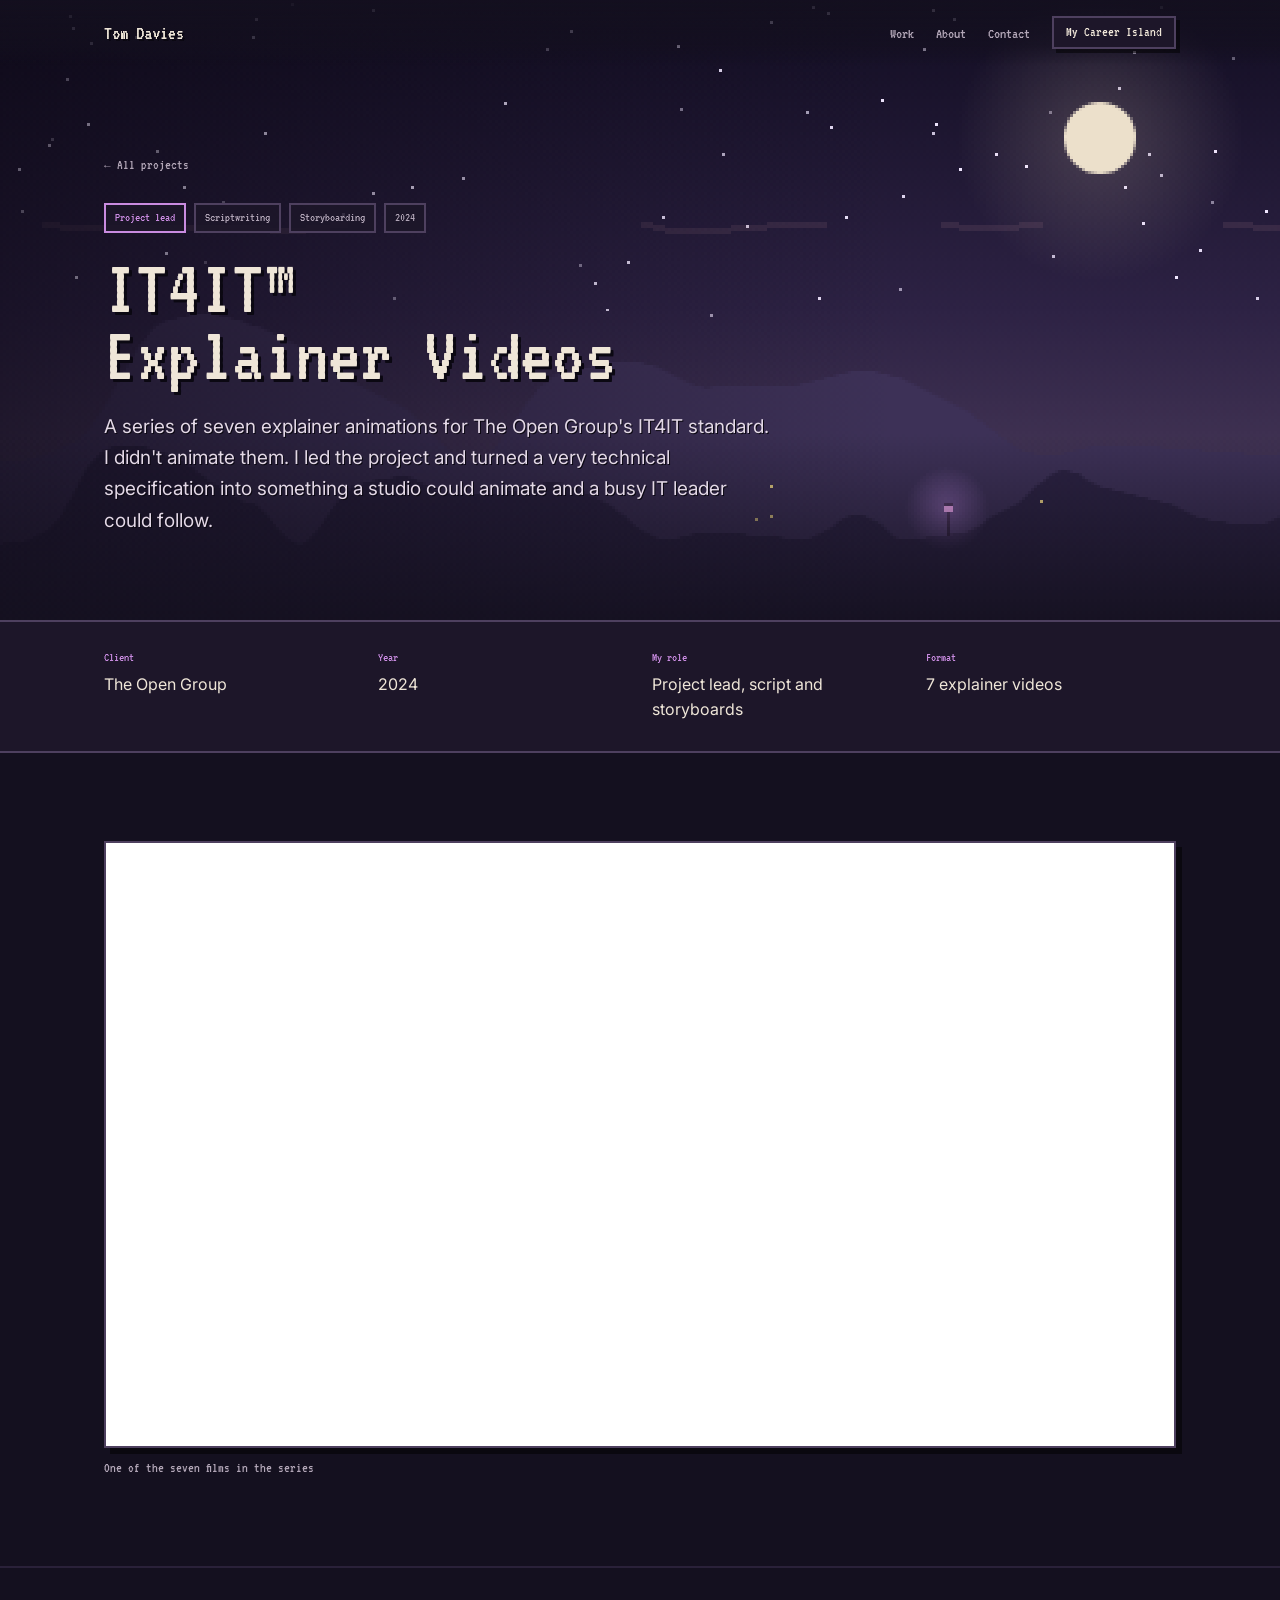
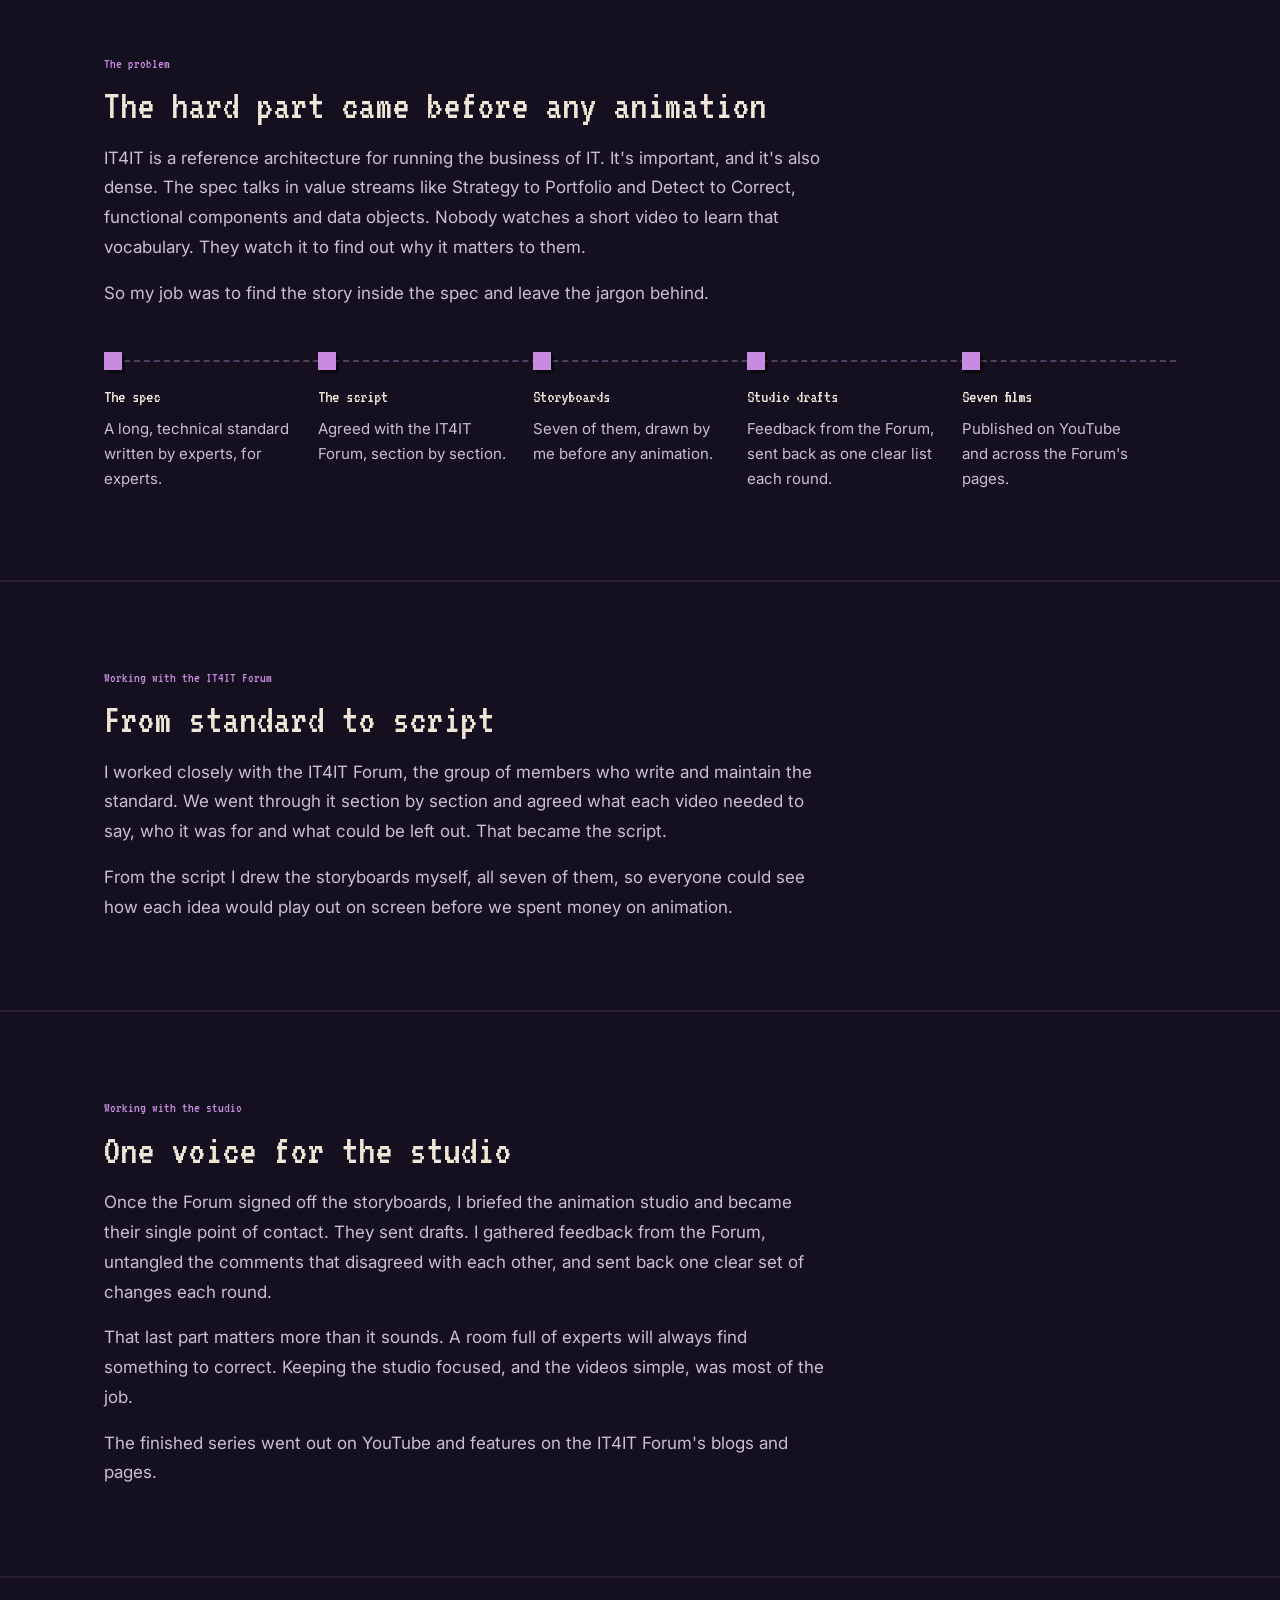
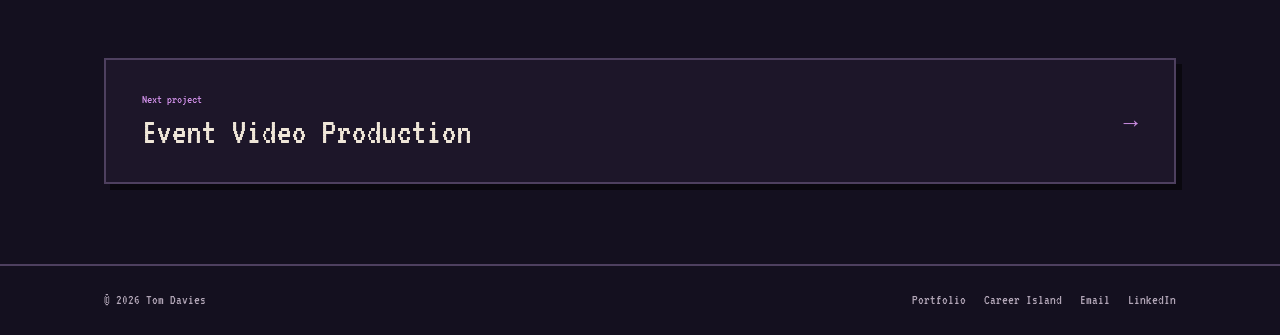
<file: proj-it4it.html>
<!DOCTYPE html><html lang="en"><head>
<meta charset="UTF-8"><meta name="viewport" content="width=device-width,initial-scale=1.0">
<title>IT4IT Explainer Videos, Tom Davies</title>
<meta name="description" content="Seven explainer animations for The Open Group&#x27;s IT4IT standard. I led the project, wrote the script with the IT4IT Forum and drew the storyboards.">
<meta property="og:type" content="article">
<meta property="og:site_name" content="Tom Davies">
<meta property="og:title" content="IT4IT Explainer Videos, Tom Davies">
<meta property="og:description" content="Seven explainer animations for The Open Group&#x27;s IT4IT standard. I led the project, wrote the script with the IT4IT Forum and drew the storyboards.">
<meta property="og:url" content="https://tdjdavies-hash.github.io/proj-it4it.html">
<meta property="og:image" content="https://tdjdavies-hash.github.io/images/share.jpg">
<meta property="og:image:width" content="1200">
<meta property="og:image:height" content="630">
<meta name="twitter:card" content="summary_large_image">
<meta name="theme-color" content="#14101f">
<link rel="preconnect" href="https://fonts.googleapis.com"><link rel="preconnect" href="https://fonts.gstatic.com" crossorigin>
<link href="https://fonts.googleapis.com/css2?family=Inter:wght@300;400;500;600&display=swap" rel="stylesheet">
<style>@font-face{font-family:"VT323";src:url(assets/fonts/vt323.woff2) format("woff2");font-display:swap;size-adjust:130%}</style>
<style>
*,*::before,*::after{box-sizing:border-box;margin:0;padding:0}
:root{--bg:#0C0B0A;--surface:#141210;--surface2:#0D1018;--text:#F2EDE4;--text-muted:rgba(242,237,228,.50);--text-subtle:rgba(242,237,228,.28);--accent:#7EA5CC;--border:rgba(242,237,228,.07);--border-mid:rgba(242,237,228,.12);--radius:6px;--radius-lg:10px;--ease:cubic-bezier(.4,0,.2,1);--t:.28s}
html{scroll-behavior:smooth;background:var(--bg)}
body{font-family:'Inter',system-ui,sans-serif;background:var(--bg);color:var(--text);line-height:1.6;font-weight:400;-webkit-font-smoothing:antialiased}
a{color:inherit}
.container{max-width:1160px;margin:0 auto;padding:0 40px}
@media(max-width:640px){.container{padding:0 20px}}

/* NAV */
nav{position:fixed;top:0;left:0;right:0;z-index:200;padding:20px 0;background:rgba(12,11,10,.90);backdrop-filter:blur(20px);border-bottom:1px solid var(--border)}
.nav-inner{display:flex;justify-content:space-between;align-items:center}
.nav-logo{font-family:var(--pixel);font-weight:400;font-size:.9rem;text-decoration:none;color:var(--text);letter-spacing:0}
.nav-links{display:flex;gap:32px;list-style:none}
.nav-links a{font-size:.82rem;color:var(--text-muted);text-decoration:none;transition:color var(--t) var(--ease)}
.nav-links a:hover{color:var(--text)}

/* HERO */
.proj-hero{padding:110px 0 72px;border-bottom:1px solid var(--border)}
.back-link{display:inline-flex;align-items:center;gap:6px;font-size:.78rem;color:var(--text-subtle);text-decoration:none;margin-bottom:36px;letter-spacing:.03em;transition:color var(--t) var(--ease)}
.back-link:hover{color:var(--text-muted)}
.proj-tags{display:flex;gap:7px;flex-wrap:wrap;margin-bottom:18px}
.proj-tag{font-size:.65rem;font-weight:500;letter-spacing:.1em;text-transform:uppercase;padding:4px 11px;border-radius:0;border:1px solid var(--border-mid);color:var(--text-subtle)}
.proj-tag-accent{border-color:rgba(126,165,204,.45);color:var(--accent)}
.proj-title{font-family:var(--pixel);font-weight:400;font-size:clamp(2.8rem,6.5vw,6.5rem);line-height:1;letter-spacing:0;color:var(--text);margin-bottom:18px}
.proj-sub{font-size:.95rem;color:var(--text-muted);max-width:560px;line-height:1.75}

/* META */
.meta-bar{padding:32px 0;border-bottom:1px solid var(--border)}
.meta-grid{display:grid;grid-template-columns:repeat(4,1fr);gap:24px}
@media(max-width:640px){.meta-grid{grid-template-columns:repeat(2,1fr)}}
.meta-label{font-size:.65rem;font-weight:500;letter-spacing:.12em;text-transform:uppercase;color:var(--text-subtle);margin-bottom:5px}
.meta-value{font-size:.88rem;color:var(--text)}

/* SECTIONS */
.proj-section{padding:72px 0;border-bottom:1px solid var(--border)}
.sec-label{font-size:.68rem;font-weight:500;letter-spacing:.14em;text-transform:uppercase;color:var(--text-subtle);margin-bottom:16px}
.sec-head{font-family:var(--pixel);font-weight:400;font-size:clamp(1.6rem,3vw,2.4rem);letter-spacing:0;color:var(--text);margin-bottom:16px}
.sec-body{font-size:.92rem;color:var(--text-muted);line-height:1.8;max-width:640px}

/* VIDEO */
.video-embed-wrap{position:relative;padding-bottom:56.25%;height:0;overflow:hidden;border-radius:0;border:1px solid var(--border)}
.video-embed-wrap iframe{position:absolute;top:0;left:0;width:100%;height:100%;border:0}

/* PROCESS STEPS */
.process-grid{display:grid;grid-template-columns:repeat(3,1fr);gap:20px;margin-top:48px}
@media(max-width:760px){.process-grid{grid-template-columns:1fr}}
.process-card{background:var(--surface);border:1px solid var(--border);border-radius:0;padding:32px 28px;position:relative}
.process-card:hover{border-color:var(--border-mid);transition:border-color var(--t) var(--ease)}
.step-num{font-family:var(--pixel);font-weight:400;font-size:3rem;line-height:1;letter-spacing:0;color:rgba(126,165,204,.12);margin-bottom:12px;display:block}
.step-title{font-family:var(--pixel);font-weight:400;font-size:1.05rem;letter-spacing:0;color:var(--text);margin-bottom:14px}
.step-list{list-style:none;display:flex;flex-direction:column;gap:8px}
.step-list li{font-size:.84rem;color:var(--text-muted);line-height:1.6;padding-left:20px;position:relative}
.step-list li::before{content:"→";position:absolute;left:0;color:var(--accent);opacity:.7}

/* VISUALS */
.visual-full{width:100%;border-radius:0;overflow:hidden;border:1px solid var(--border);display:block}
.visual-grid-3{display:grid;grid-template-columns:1fr 1fr 1fr;gap:14px;margin-top:14px}
@media(max-width:700px){.visual-grid-3{grid-template-columns:1fr}}
.visual-panel{border-radius:0;border:1px solid var(--border);overflow:hidden;display:block;width:100%}

/* NEXT / FOOTER */
.next-section{padding:72px 0}
.next-link{display:flex;align-items:center;justify-content:space-between;text-decoration:none;padding:40px 48px;background:var(--surface);border-radius:0;border:1px solid var(--border);transition:border-color var(--t) var(--ease),transform var(--t) var(--ease),box-shadow var(--t) var(--ease)}
.next-link:hover{border-color:var(--border-mid);transform:translateY(-3px);box-shadow:0 20px 48px rgba(0,0,0,.4)}
.next-label{font-size:.68rem;font-weight:500;letter-spacing:.12em;text-transform:uppercase;color:var(--text-subtle);margin-bottom:8px}
.next-title{font-family:var(--pixel);font-weight:400;font-size:clamp(1.4rem,2.5vw,2rem);letter-spacing:0;color:var(--text)}
.next-arr{font-size:1.5rem;color:var(--text-subtle);transition:transform var(--t) var(--ease)}
.next-link:hover .next-arr{transform:translateX(5px)}
footer{padding:28px 0;border-top:1px solid var(--border)}
.footer-inner{display:flex;align-items:center;justify-content:space-between}
.footer-copy,.footer-link{font-size:.76rem;color:var(--text-subtle)}
.footer-right{display:flex;gap:20px}
.footer-link{text-decoration:none;transition:color var(--t) var(--ease)}
.footer-link:hover{color:var(--text-muted)}

/* REVEAL */
.reveal{opacity:0;transform:translateY(28px);transition:opacity .7s var(--ease),transform .7s var(--ease)}
.reveal.visible{opacity:1;transform:translateY(0)}
</style>
<link rel="stylesheet" href="assets/project.css">
<style>:root{--acc:#c98be0}</style></head><body>

<header class="site-nav"><div class="container">
  <a class="brand" href="index.html">Tom Davies</a>
  <ul>
    <li><a href="index.html#work">Work</a></li>
    <li class="hide-s"><a href="index.html#about">About</a></li>
    <li class="hide-s"><a href="index.html#contact">Contact</a></li>
    <li><a class="btn" href="island.html">My Career Island</a></li>
  </ul>
</div></header>

<section class="proj-hero">
  <canvas class="proj-sky" aria-hidden="true"></canvas>
  <div class="container">
    <a href="index.html" class="back-link">← All projects</a>
    <div class="proj-tags"><span class="proj-tag proj-tag-accent">Project lead</span><span class="proj-tag">Scriptwriting</span><span class="proj-tag">Storyboarding</span><span class="proj-tag">2024</span></div>
    <h1 class="proj-title">IT4IT™<br>Explainer Videos</h1>
    <p class="proj-sub">A series of seven explainer animations for The Open Group's IT4IT standard. I didn't animate them. I led the project and turned a very technical specification into something a studio could animate and a busy IT leader could follow.</p>
  </div>
</section>
<section class="meta-bar">
  <div class="container"><div class="meta-grid"><div><p class="meta-label">Client</p><p class="meta-value">The Open Group</p></div><div><p class="meta-label">Year</p><p class="meta-value">2024</p></div><div><p class="meta-label">My role</p><p class="meta-value">Project lead, script and storyboards</p></div><div><p class="meta-label">Format</p><p class="meta-value">7 explainer videos</p></div></div></div>
</section>

<section class="proj-section reveal ">
  <div class="container">
    <div class="figure" style="margin-top:0"><div class="video-embed-wrap">
      <iframe title="IT4IT explainer video" loading="lazy" src="https://www.youtube.com/embed/Pd8ZSC1dhPo?si=nWnHjap_iV_h9ZNk" allow="accelerometer; autoplay; clipboard-write; encrypted-media; gyroscope; picture-in-picture; web-share" allowfullscreen></iframe>
    </div><p style="font-family:var(--pixel);font-size:11px;color:var(--muted);margin-top:12px">One of the seven films in the series</p></div>

  </div>
</section>

<section class="proj-section reveal ">
  <div class="container">
    <p class="sec-label">The problem</p>
    <h2 class="sec-head">The hard part came before any animation</h2>
    <div class="prose"><p>IT4IT is a reference architecture for running the business of IT. It's important, and it's also dense. The spec talks in value streams like Strategy to Portfolio and Detect to Correct, functional components and data objects. Nobody watches a short video to learn that vocabulary. They watch it to find out why it matters to them.</p><p>So my job was to find the story inside the spec and leave the jargon behind.</p></div>
    <ol class="path" style="--n:5">
      <li><h3>The spec</h3><p>A long, technical standard written by experts, for experts.</p></li>
      <li><h3>The script</h3><p>Agreed with the IT4IT Forum, section by section.</p></li>
      <li><h3>Storyboards</h3><p>Seven of them, drawn by me before any animation.</p></li>
      <li><h3>Studio drafts</h3><p>Feedback from the Forum, sent back as one clear list each round.</p></li>
      <li><h3>Seven films</h3><p>Published on YouTube and across the Forum's pages.</p></li>
    </ol>

  </div>
</section>

<section class="proj-section reveal ">
  <div class="container">
    <p class="sec-label">Working with the IT4IT Forum</p>
    <h2 class="sec-head">From standard to script</h2>
    <div class="prose"><p>I worked closely with the IT4IT Forum, the group of members who write and maintain the standard. We went through it section by section and agreed what each video needed to say, who it was for and what could be left out. That became the script.</p><p>From the script I drew the storyboards myself, all seven of them, so everyone could see how each idea would play out on screen before we spent money on animation.</p></div>

  </div>
</section>

<section class="proj-section reveal ">
  <div class="container">
    <p class="sec-label">Working with the studio</p>
    <h2 class="sec-head">One voice for the studio</h2>
    <div class="prose"><p>Once the Forum signed off the storyboards, I briefed the animation studio and became their single point of contact. They sent drafts. I gathered feedback from the Forum, untangled the comments that disagreed with each other, and sent back one clear set of changes each round.</p><p>That last part matters more than it sounds. A room full of experts will always find something to correct. Keeping the studio focused, and the videos simple, was most of the job.</p><p>The finished series went out on YouTube and features on the IT4IT Forum's blogs and pages.</p></div>

  </div>
</section>

<section class="next-section reveal">
  <div class="container">
    <a href="proj-b2b-video.html" class="next-link">
      <div><p class="next-label">Next project</p><h3 class="next-title">Event Video Production</h3></div>
      <span class="next-arr">→</span>
    </a>
  </div>
</section>

<footer class="site-footer"><div class="container">
  <span>© 2026 Tom Davies</span>
  <div class="links"><a href="index.html">Portfolio</a><a href="island.html">Career Island</a><a href="mailto:tdjdavies@gmail.com">Email</a><a href="https://www.linkedin.com/in/tomdaviesdesign/" target="_blank" rel="noopener">LinkedIn</a></div>
</div></footer>

<script>
const obs=new IntersectionObserver(e=>{e.forEach(x=>{if(x.isIntersecting){x.target.classList.add('visible');obs.unobserve(x.target)}})},{threshold:.08,rootMargin:'0px 0px -36px 0px'});
document.querySelectorAll('.reveal').forEach(el=>obs.observe(el));
</script>
<script src="assets/project.js" defer></script>
</body></html>
</file>
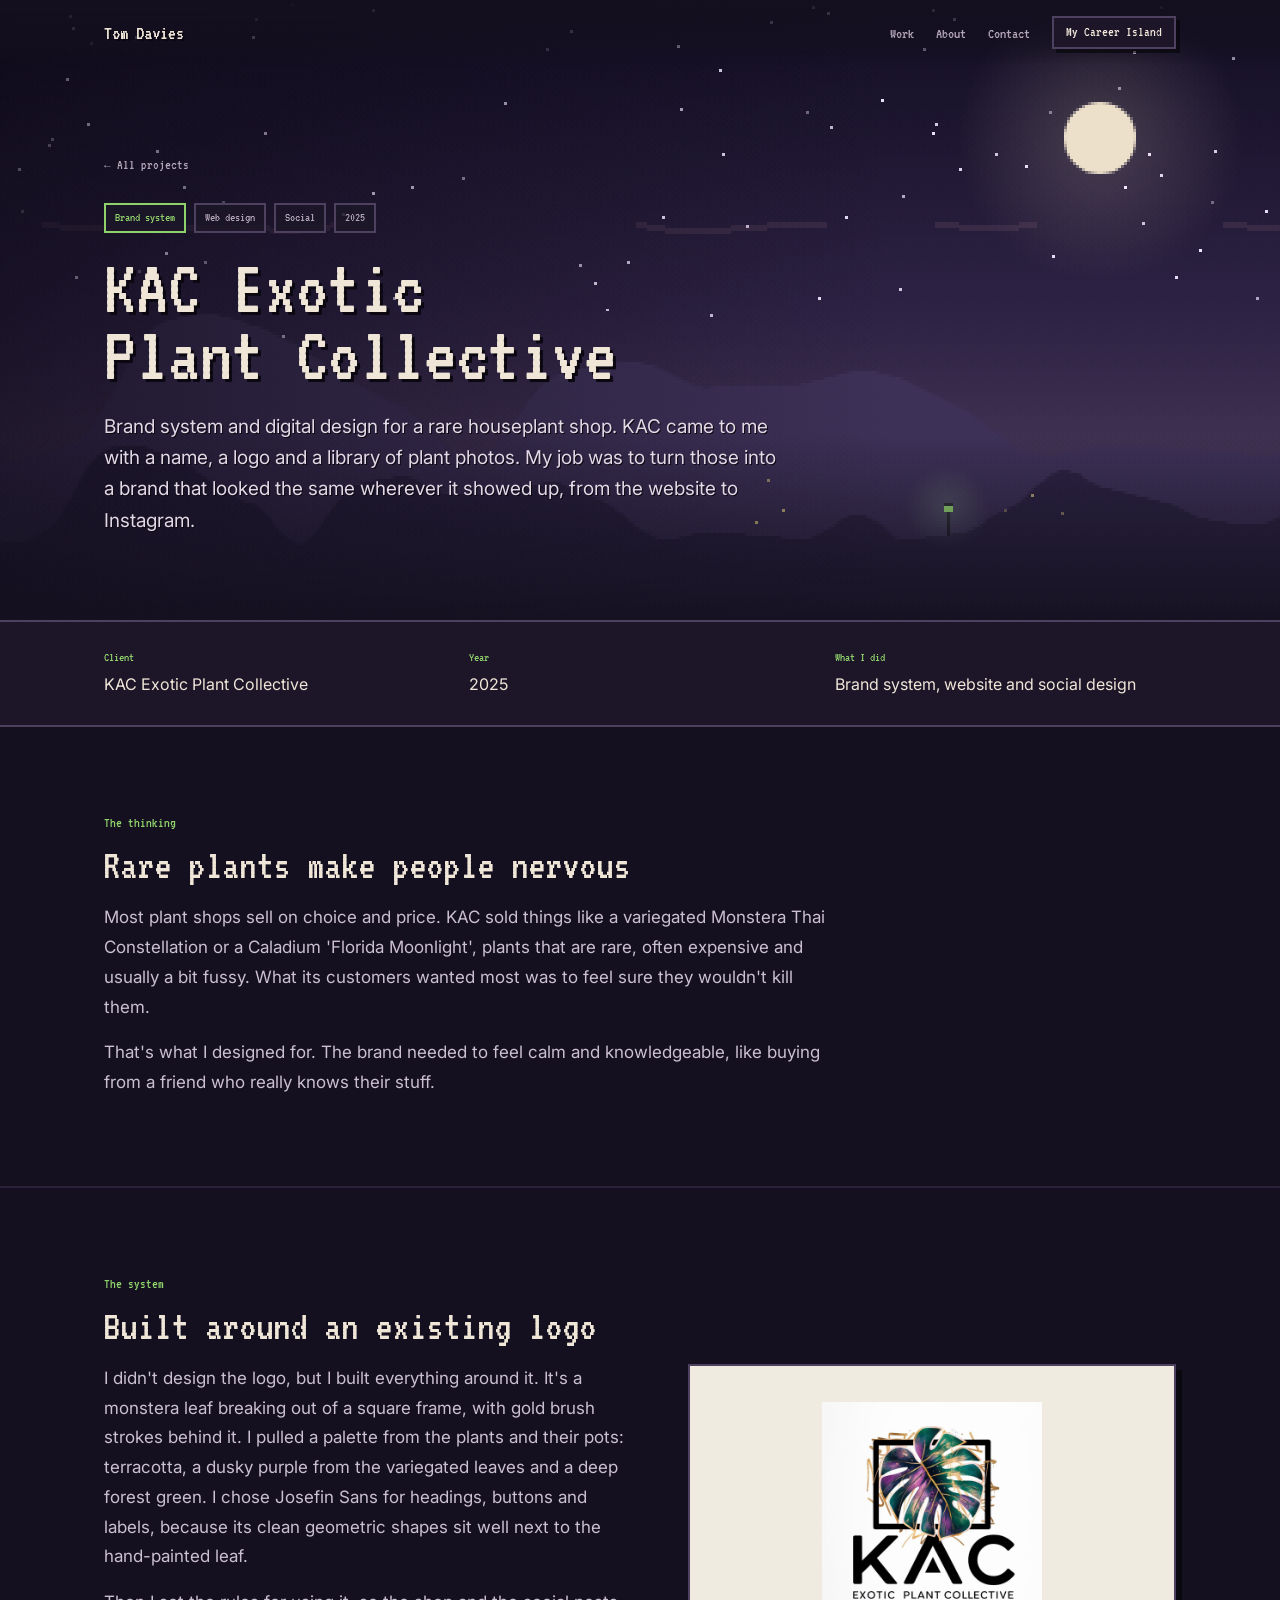
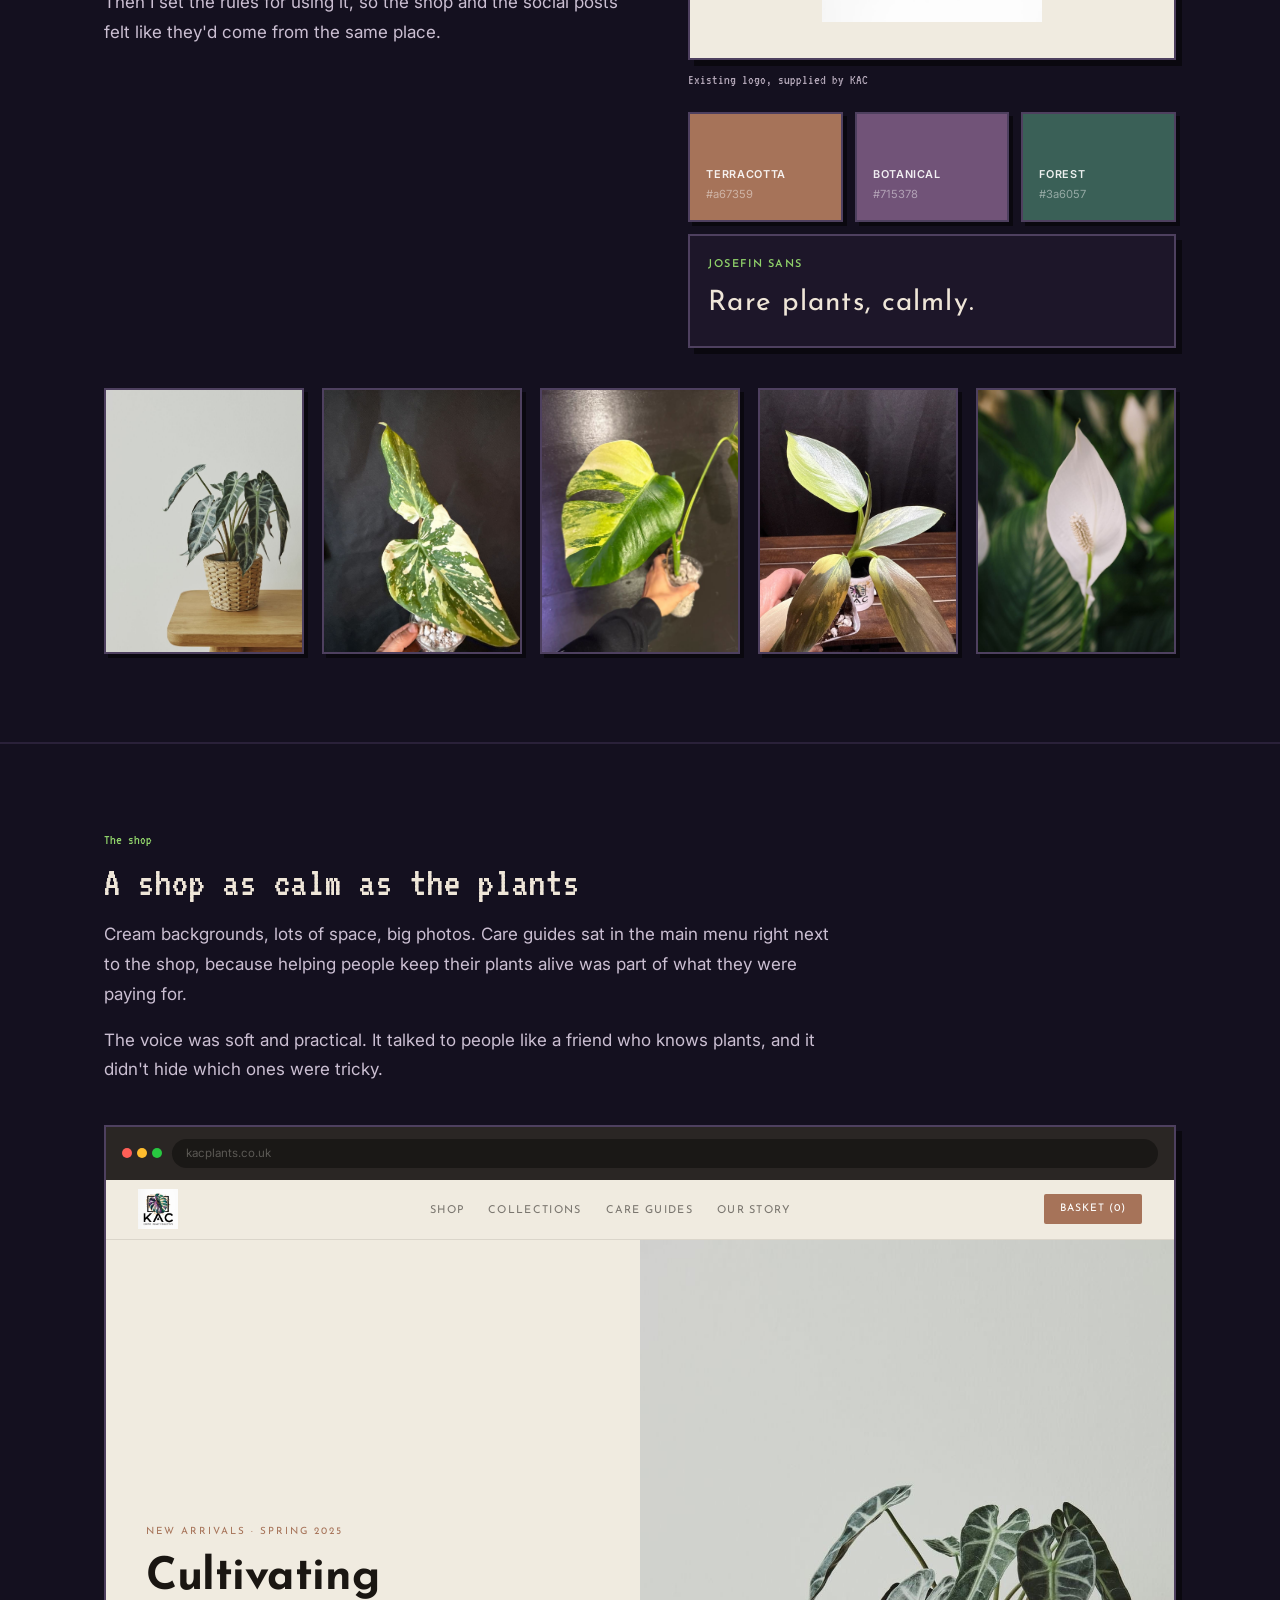
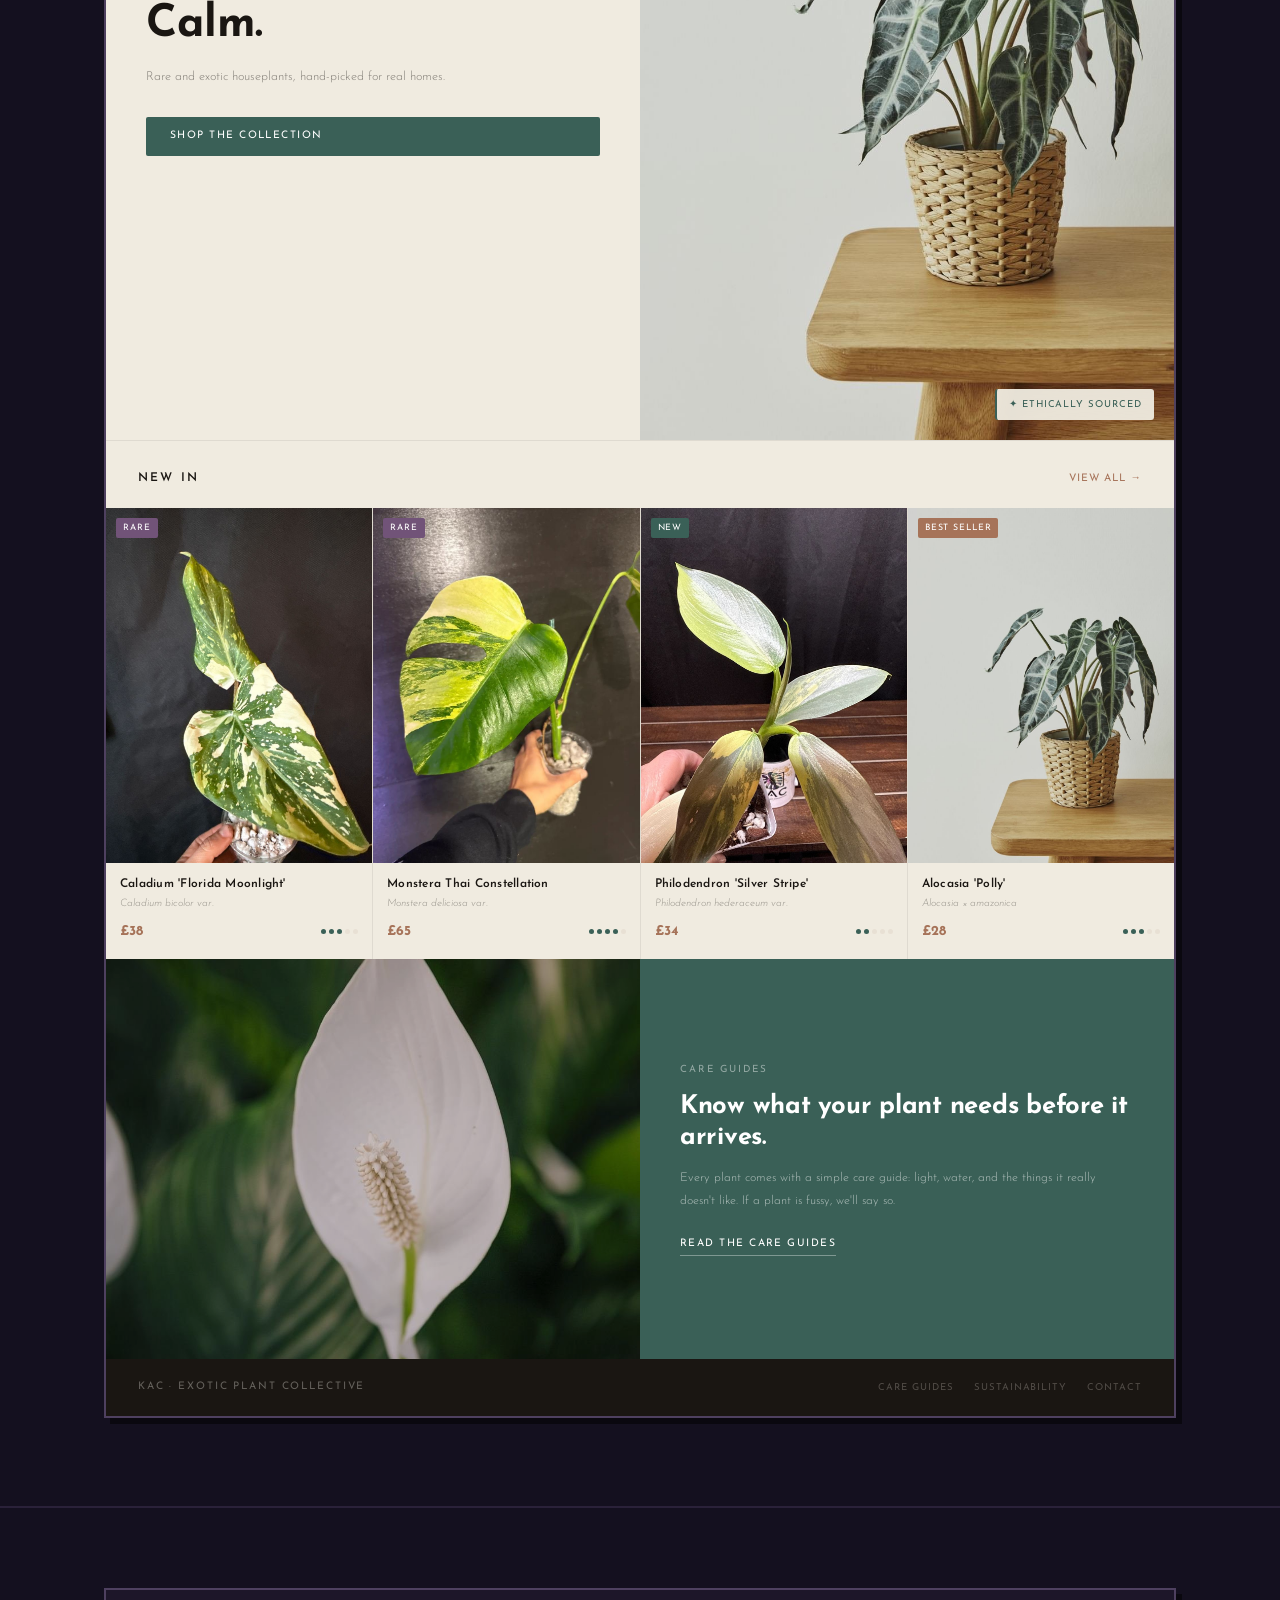
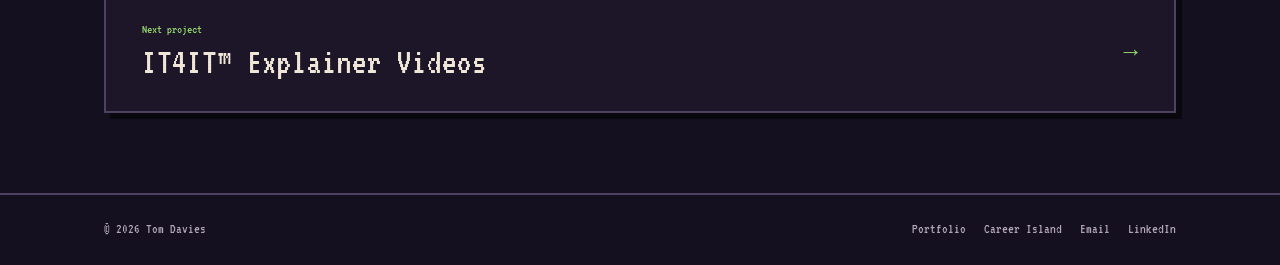
<file: proj-kac-plants.html>
<!DOCTYPE html><html lang="en"><head>
<meta charset="UTF-8"><meta name="viewport" content="width=device-width,initial-scale=1.0">
<title>KAC Exotic Plant Collective, Tom Davies</title>
<meta name="description" content="Brand system and digital design for a rare houseplant shop, built around an existing logo.">
<meta property="og:type" content="article">
<meta property="og:site_name" content="Tom Davies">
<meta property="og:title" content="KAC Exotic Plant Collective, Tom Davies">
<meta property="og:description" content="Brand system and digital design for a rare houseplant shop, built around an existing logo.">
<meta property="og:url" content="https://tdjdavies-hash.github.io/proj-kac-plants.html">
<meta property="og:image" content="https://tdjdavies-hash.github.io/images/covers/kac-plants.jpg">
<meta property="og:image:width" content="800">
<meta property="og:image:height" content="600">
<meta name="twitter:card" content="summary_large_image">
<meta name="theme-color" content="#14101f">
<link rel="preconnect" href="https://fonts.googleapis.com">
<link rel="preconnect" href="https://fonts.gstatic.com" crossorigin>
<link href="https://fonts.googleapis.com/css2?family=Inter:wght@300;400;500;600&family=Josefin+Sans:wght@300;400;600;700&display=swap" rel="stylesheet">
<style>@font-face{font-family:"VT323";src:url(assets/fonts/vt323.woff2) format("woff2");font-display:swap;size-adjust:130%}</style>
<style>
*,*::before,*::after{box-sizing:border-box;margin:0;padding:0}
:root{
  --bg:#0C0B0A;--surface:#141210;--text:#F2EDE4;
  --text-muted:rgba(242,237,228,.50);--text-subtle:rgba(242,237,228,.28);
  --accent:#a67359;--accent-purple:#715378;--accent-teal:#3a6057;
  --border:rgba(242,237,228,.07);--border-mid:rgba(242,237,228,.12);
  --radius:6px;--radius-lg:10px;--ease:cubic-bezier(.4,0,.2,1);--t:.28s;
  --kac-cream:#F0EBE0;--kac-cream-mid:#E8E0D4;--kac-dark:#1A1612;
}
html{scroll-behavior:smooth;background:var(--bg)}
body{font-family:'Inter',system-ui,sans-serif;background:var(--bg);color:var(--text);line-height:1.6;font-weight:400;-webkit-font-smoothing:antialiased}
a{color:inherit}
.container{max-width:1160px;margin:0 auto;padding:0 40px}
@media(max-width:640px){.container{padding:0 20px}}

/* NAV */
nav{position:fixed;top:0;left:0;right:0;z-index:200;padding:20px 0;background:rgba(12,11,10,.90);backdrop-filter:blur(20px);border-bottom:1px solid var(--border)}
.nav-inner{display:flex;justify-content:space-between;align-items:center}
.nav-logo{font-family:var(--pixel);font-weight:400;font-size:.9rem;text-decoration:none;color:var(--text);letter-spacing:0}
.nav-links{display:flex;gap:32px;list-style:none}
.nav-links a{font-size:.82rem;color:var(--text-muted);text-decoration:none;transition:color var(--t) var(--ease)}
.nav-links a:hover{color:var(--text)}

/* HERO */
.proj-hero{padding:110px 0 72px;border-bottom:1px solid var(--border)}
.back-link{display:inline-flex;align-items:center;gap:6px;font-size:.78rem;color:var(--text-subtle);text-decoration:none;margin-bottom:36px;letter-spacing:.03em;transition:color var(--t) var(--ease)}
.back-link:hover{color:var(--text-muted)}
.proj-tags{display:flex;gap:7px;flex-wrap:wrap;margin-bottom:18px}
.proj-tag{font-size:.65rem;font-weight:500;letter-spacing:.1em;text-transform:uppercase;padding:4px 11px;border-radius:0;border:1px solid var(--border-mid);color:var(--text-subtle)}
.proj-tag-accent{border-color:rgba(166,115,89,.5);color:var(--accent)}
.proj-title{font-family:var(--pixel);font-weight:400;font-size:clamp(2.8rem,6.5vw,6.5rem);line-height:1;letter-spacing:0;color:var(--text);margin-bottom:18px}
.proj-sub{font-size:.95rem;color:var(--text-muted);max-width:580px;line-height:1.75}

/* META BAR */
.meta-bar{padding:32px 0;border-bottom:1px solid var(--border)}
.meta-grid{display:grid;grid-template-columns:repeat(4,1fr);gap:24px}
@media(max-width:640px){.meta-grid{grid-template-columns:repeat(2,1fr)}}
.meta-label{font-size:.65rem;font-weight:500;letter-spacing:.12em;text-transform:uppercase;color:var(--text-subtle);margin-bottom:5px}
.meta-value{font-size:.88rem;color:var(--text)}

/* SECTIONS */
.proj-section{padding:72px 0;border-bottom:1px solid var(--border)}
.sec-label{font-size:.68rem;font-weight:500;letter-spacing:.14em;text-transform:uppercase;color:var(--text-subtle);margin-bottom:16px}
.sec-head{font-family:var(--pixel);font-weight:400;font-size:clamp(1.6rem,3vw,2.4rem);letter-spacing:0;color:var(--text);margin-bottom:16px}
.sec-body{font-size:.92rem;color:var(--text-muted);line-height:1.8;max-width:640px}

/* BRAND IDENTITY */
.brand-id-grid{display:grid;grid-template-columns:1fr 1fr;gap:20px;margin-top:32px}
@media(max-width:700px){.brand-id-grid{grid-template-columns:1fr}}
.brand-logo-panel{background:var(--kac-cream);border-radius:0;padding:48px;display:flex;flex-direction:column;align-items:center;justify-content:center;gap:24px}
.brand-logo-panel img{max-width:280px;width:100%;height:auto}
.brand-tagline{font-family:'Josefin Sans',sans-serif;font-size:.72rem;letter-spacing:.2em;text-transform:uppercase;color:#a67359;text-align:center}
.brand-palette-panel{display:flex;flex-direction:column;gap:14px}
.palette-swatch-row{display:grid;grid-template-columns:repeat(3,1fr);gap:12px}
.swatch{border-radius:0;padding:24px 16px 16px;display:flex;flex-direction:column;justify-content:flex-end;min-height:110px}
.swatch-label{font-size:.68rem;font-weight:600;letter-spacing:.06em;text-transform:uppercase}
.swatch-hex{font-size:.7rem;opacity:.7;margin-top:2px}
.brand-values-row{display:grid;grid-template-columns:repeat(3,1fr);gap:12px}
.brand-val{background:var(--surface);border:1px solid var(--border);border-radius:0;padding:18px 16px}
.brand-val-title{font-family:'Josefin Sans',sans-serif;font-size:.68rem;letter-spacing:.14em;text-transform:uppercase;color:var(--accent);margin-bottom:6px;font-weight:600}
.brand-val-body{font-size:.78rem;color:var(--text-muted);line-height:1.6}

/* BROWSER FRAME */
.browser-frame{border-radius:var(--radius-lg);overflow:hidden;border:1px solid var(--border-mid);box-shadow:0 32px 80px rgba(0,0,0,.55)}
.browser-chrome{background:#2A2624;padding:12px 16px;display:flex;align-items:center;gap:10px}
.browser-dots{display:flex;gap:5px}
.browser-dot{width:10px;height:10px;border-radius:50%}
.browser-dot-r{background:#FF5F57}.browser-dot-y{background:#FFBD2E}.browser-dot-g{background:#28C840}
.browser-bar{flex:1;background:#1A1816;border-radius:20px;padding:5px 14px;font-size:.72rem;color:rgba(242,237,228,.3);font-family:'Inter',sans-serif}

/* KAC STORE */
.kac-store{background:var(--kac-cream);font-family:'Josefin Sans',sans-serif;color:var(--kac-dark)}
.kac-nav{background:var(--kac-cream);border-bottom:1px solid rgba(26,22,18,.1);padding:0 32px;display:flex;align-items:center;justify-content:space-between;height:60px;gap:20px}
.kac-nav-logo img{height:40px;width:auto;display:block}
.kac-nav-links{display:flex;gap:24px;list-style:none}
.kac-nav-links li a{font-size:.68rem;letter-spacing:.12em;text-transform:uppercase;text-decoration:none;color:rgba(26,22,18,.55)}
.kac-nav-cart{font-size:.65rem;letter-spacing:.1em;text-transform:uppercase;background:#a67359;color:white;padding:7px 16px;border-radius:2px;text-decoration:none;white-space:nowrap}

/* Store hero */
.kac-hero{display:grid;grid-template-columns:1fr 1fr;min-height:380px}
.kac-hero-text{padding:52px 40px;display:flex;flex-direction:column;justify-content:center;background:var(--kac-cream)}
.kac-hero-eyebrow{font-size:.62rem;letter-spacing:.2em;text-transform:uppercase;color:#a67359;margin-bottom:14px}
.kac-hero-heading{font-size:clamp(1.8rem,3.5vw,3rem);font-weight:700;line-height:1.05;letter-spacing:-.01em;color:var(--kac-dark);margin-bottom:18px}
.kac-hero-sub{font-size:.78rem;color:rgba(26,22,18,.5);line-height:1.85;margin-bottom:28px;max-width:300px;font-weight:300}
.kac-hero-cta{display:inline-block;background:#3a6057;color:white;font-size:.65rem;letter-spacing:.14em;text-transform:uppercase;padding:11px 24px;border-radius:2px;text-decoration:none}
.kac-hero-img{position:relative;overflow:hidden}
.kac-hero-img img{width:100%;height:100%;object-fit:cover;display:block}
.kac-hero-badge{position:absolute;bottom:20px;right:20px;background:rgba(240,235,224,.95);border-radius:3px;padding:8px 12px;font-size:.6rem;letter-spacing:.1em;text-transform:uppercase;color:#3a6057;border-left:2px solid #3a6057}

/* Product grid */
.kac-section-head{padding:28px 32px 20px;display:flex;align-items:baseline;justify-content:space-between;border-top:1px solid rgba(26,22,18,.08)}
.kac-section-title{font-size:.75rem;letter-spacing:.18em;text-transform:uppercase;color:var(--kac-dark);font-weight:600}
.kac-section-link{font-size:.65rem;letter-spacing:.1em;text-transform:uppercase;color:#a67359}
.kac-products{display:grid;grid-template-columns:repeat(4,1fr);gap:1px;background:rgba(26,22,18,.08)}
.kac-product{background:var(--kac-cream)}
.kac-product-img{position:relative;overflow:hidden;aspect-ratio:3/4;background:var(--kac-cream-mid)}
.kac-product-img img{width:100%;height:100%;object-fit:cover;display:block;transition:transform .5s ease}
.kac-product:hover .kac-product-img img{transform:scale(1.04)}
.kac-product-badge{position:absolute;top:10px;left:10px;font-size:.55rem;letter-spacing:.1em;text-transform:uppercase;padding:3px 7px;border-radius:2px}
.badge-new{background:#3a6057;color:white}
.badge-rare{background:#715378;color:white}
.badge-best{background:#a67359;color:white}
.kac-product-info{padding:12px 14px 16px}
.kac-product-name{font-size:.75rem;letter-spacing:.02em;color:var(--kac-dark);font-weight:600;margin-bottom:2px}
.kac-product-latin{font-size:.65rem;color:rgba(26,22,18,.4);margin-bottom:8px;font-style:italic;font-weight:300}
.kac-product-footer{display:flex;align-items:center;justify-content:space-between}
.kac-product-price{font-size:.85rem;font-weight:700;color:#a67359}
.care-dots{display:flex;gap:3px;align-items:center}
.care-dot{width:5px;height:5px;border-radius:50%;background:var(--kac-cream-mid)}
.care-dot.on{background:#3a6057}

/* Editorial strip */
.kac-editorial{display:grid;grid-template-columns:1fr 1fr;background:#3a6057}
.kac-editorial-img{overflow:hidden}
.kac-editorial-img img{width:100%;height:100%;object-fit:cover;display:block;filter:brightness(.82);aspect-ratio:4/3}
.kac-editorial-text{padding:48px 40px;display:flex;flex-direction:column;justify-content:center;color:white}
.kac-editorial-eyebrow{font-size:.62rem;letter-spacing:.2em;text-transform:uppercase;color:rgba(255,255,255,.45);margin-bottom:14px}
.kac-editorial-heading{font-size:clamp(1.2rem,2vw,1.9rem);font-weight:700;line-height:1.2;margin-bottom:14px;letter-spacing:-.01em}
.kac-editorial-body{font-size:.76rem;color:rgba(255,255,255,.6);line-height:1.85;margin-bottom:24px;font-weight:300}
.kac-editorial-link{font-size:.65rem;letter-spacing:.14em;text-transform:uppercase;color:white;border-bottom:1px solid rgba(255,255,255,.35);padding-bottom:2px;width:fit-content}

/* Store footer strip */
.kac-store-footer{background:var(--kac-dark);padding:20px 32px;display:flex;align-items:center;justify-content:space-between}
.kac-store-footer-logo{font-size:.65rem;letter-spacing:.18em;text-transform:uppercase;color:rgba(242,237,228,.35);font-family:'Josefin Sans',sans-serif}
.kac-store-footer-links{display:flex;gap:20px}
.kac-store-footer-link{font-size:.6rem;letter-spacing:.1em;text-transform:uppercase;color:rgba(242,237,228,.25);font-family:'Josefin Sans',sans-serif}

/* Strategy panels */
.strategy-grid{display:grid;grid-template-columns:1fr 1fr;gap:20px;margin-top:32px}
@media(max-width:700px){.strategy-grid{grid-template-columns:1fr}}
.strategy-leaf-panel{background:#3a6057;border-radius:0;padding:48px;display:flex;flex-direction:column;align-items:center;justify-content:center;gap:20px;min-height:260px}
.strategy-leaf-panel img{max-width:150px;width:100%;height:auto}
.strategy-pillars{display:flex;flex-direction:column;gap:14px}
.strategy-pillar{background:var(--surface);border:1px solid var(--border);border-radius:0;padding:20px 22px}
.strategy-pillar-title{font-family:'Josefin Sans',sans-serif;font-size:.68rem;letter-spacing:.14em;text-transform:uppercase;margin-bottom:6px;font-weight:600}
.strategy-pillar-body{font-size:.84rem;color:var(--text-muted);line-height:1.6}

/* NEXT / FOOTER */
.next-section{padding:72px 0}
.next-link{display:flex;align-items:center;justify-content:space-between;text-decoration:none;padding:40px 48px;background:var(--surface);border-radius:0;border:1px solid var(--border);transition:border-color var(--t) var(--ease),transform var(--t) var(--ease),box-shadow var(--t) var(--ease)}
.next-link:hover{border-color:var(--border-mid);transform:translateY(-3px);box-shadow:0 20px 48px rgba(0,0,0,.4)}
.next-label{font-size:.68rem;font-weight:500;letter-spacing:.12em;text-transform:uppercase;color:var(--text-subtle);margin-bottom:8px}
.next-title{font-family:var(--pixel);font-weight:400;font-size:clamp(1.4rem,2.5vw,2rem);letter-spacing:0;color:var(--text)}
.next-arr{font-size:1.5rem;color:var(--text-subtle);transition:transform var(--t) var(--ease)}
.next-link:hover .next-arr{transform:translateX(5px)}
footer{padding:28px 0;border-top:1px solid var(--border)}
.footer-inner{display:flex;align-items:center;justify-content:space-between}
.footer-copy,.footer-link{font-size:.76rem;color:var(--text-subtle)}
.footer-right{display:flex;gap:20px}
.footer-link{text-decoration:none;transition:color var(--t) var(--ease)}
.footer-link:hover{color:var(--text-muted)}
.reveal{opacity:0;transform:translateY(28px);transition:opacity .7s var(--ease),transform .7s var(--ease)}
.reveal.visible{opacity:1;transform:translateY(0)}
</style>
<link rel="stylesheet" href="assets/project.css">
<style>:root{--acc:#8fd16a}</style>
</head><body>

<header class="site-nav"><div class="container">
  <a class="brand" href="index.html">Tom Davies</a>
  <ul>
    <li><a href="index.html#work">Work</a></li>
    <li class="hide-s"><a href="index.html#about">About</a></li>
    <li class="hide-s"><a href="index.html#contact">Contact</a></li>
    <li><a class="btn" href="island.html">My Career Island</a></li>
  </ul>
</div></header>

<section class="proj-hero">
  <canvas class="proj-sky" aria-hidden="true"></canvas>
  <div class="container">
    <a href="index.html" class="back-link">← All projects</a>
    <div class="proj-tags"><span class="proj-tag proj-tag-accent">Brand system</span><span class="proj-tag">Web design</span><span class="proj-tag">Social</span><span class="proj-tag">2025</span></div>
    <h1 class="proj-title">KAC Exotic<br>Plant Collective</h1>
    <p class="proj-sub">Brand system and digital design for a rare houseplant shop. KAC came to me with a name, a logo and a library of plant photos. My job was to turn those into a brand that looked the same wherever it showed up, from the website to Instagram.</p>
  </div>
</section>
<section class="meta-bar">
  <div class="container"><div class="meta-grid three"><div><p class="meta-label">Client</p><p class="meta-value">KAC Exotic Plant Collective</p></div><div><p class="meta-label">Year</p><p class="meta-value">2025</p></div><div><p class="meta-label">What I did</p><p class="meta-value">Brand system, website and social design</p></div></div></div>
</section>

<section class="proj-section reveal ">
  <div class="container">
    <p class="sec-label">The thinking</p>
    <h2 class="sec-head">Rare plants make people nervous</h2>
    <div class="prose"><p>Most plant shops sell on choice and price. KAC sold things like a variegated Monstera Thai Constellation or a Caladium 'Florida Moonlight', plants that are rare, often expensive and usually a bit fussy. What its customers wanted most was to feel sure they wouldn't kill them.</p><p>That's what I designed for. The brand needed to feel calm and knowledgeable, like buying from a friend who really knows their stuff.</p></div>

  </div>
</section>

<section class="proj-section reveal ">
  <div class="container">
    <p class="sec-label">The system</p>
    <h2 class="sec-head">Built around an existing logo</h2>
    <div class="split">
    <div class="prose"><p>I didn't design the logo, but I built everything around it. It's a monstera leaf breaking out of a square frame, with gold brush strokes behind it. I pulled a palette from the plants and their pots: terracotta, a dusky purple from the variegated leaves and a deep forest green. I chose Josefin Sans for headings, buttons and labels, because its clean geometric shapes sit well next to the hand-painted leaf.</p><p>Then I set the rules for using it, so the shop and the social posts felt like they'd come from the same place.</p></div>
      <div><figure style="margin:0"><div class="brand-logo-panel" style="padding:36px"><img src="images/kac/kac-1.jpg" alt="KAC Exotic Plant Collective logo" style="max-width:220px"></div><figcaption style="font-family:var(--pixel);font-size:11px;color:var(--muted);margin-top:12px">Existing logo, supplied by KAC</figcaption></figure><div style="margin-top:22px"><div class="palette-swatch-row">
          <div class="swatch" style="background:#a67359">
            <span class="swatch-label" style="color:rgba(255,255,255,.9)">Terracotta</span>
            <span class="swatch-hex" style="color:rgba(255,255,255,.65)">#a67359</span>
          </div>
          <div class="swatch" style="background:#715378">
            <span class="swatch-label" style="color:rgba(255,255,255,.9)">Botanical</span>
            <span class="swatch-hex" style="color:rgba(255,255,255,.65)">#715378</span>
          </div>
          <div class="swatch" style="background:#3a6057">
            <span class="swatch-label" style="color:rgba(255,255,255,.9)">Forest</span>
            <span class="swatch-hex" style="color:rgba(255,255,255,.65)">#3a6057</span>
          </div>
        </div></div><div class="brand-val" style="margin-top:12px;padding:20px 18px"><p class="brand-val-title" style="margin-bottom:8px">Josefin Sans</p><p style="font-family:'Josefin Sans',sans-serif;font-size:28px;letter-spacing:.04em;color:var(--ink);margin:0">Rare plants, calmly.</p></div></div>
    </div>
    <div class="gallery crop" style="--ratio:3/4;--cols:5"><figure><img src="images/kac/kac-2.jpg" alt="Alocasia African Mask in a rattan basket" loading="lazy"></figure><figure><img src="images/kac/kac-3.jpg" alt="Caladium &#x27;Florida Moonlight&#x27;" loading="lazy"></figure><figure><img src="images/kac/kac-4.jpg" alt="Monstera Thai Constellation" loading="lazy"></figure><figure><img src="images/kac/kac-5.jpg" alt="Philodendron &#x27;Silver Stripe&#x27;" loading="lazy"></figure><figure><img src="images/kac/kac-6.jpg" alt="White anthurium close-up" loading="lazy"></figure></div>

  </div>
</section>

<section class="proj-section reveal ">
  <div class="container">
    <p class="sec-label">The shop</p>
    <h2 class="sec-head">A shop as calm as the plants</h2>
    <div class="prose"><p>Cream backgrounds, lots of space, big photos. Care guides sat in the main menu right next to the shop, because helping people keep their plants alive was part of what they were paying for.</p><p>The voice was soft and practical. It talked to people like a friend who knows plants, and it didn't hide which ones were tricky.</p></div>
    <div style="margin-top:40px"><div class="browser-frame">
      <div class="browser-chrome">
        <div class="browser-dots">
          <div class="browser-dot browser-dot-r"></div>
          <div class="browser-dot browser-dot-y"></div>
          <div class="browser-dot browser-dot-g"></div>
        </div>
        <div class="browser-bar">kacplants.co.uk</div>
      </div>

      <div class="kac-store">

        <!-- Store nav -->
        <div class="kac-nav">
          <div class="kac-nav-logo"><img src="images/kac/kac-1.jpg" alt="KAC logo"></div>
          <ul class="kac-nav-links">
            <li><a href="#">Shop</a></li>
            <li><a href="#">Collections</a></li>
            <li><a href="#">Care Guides</a></li>
            <li><a href="#">Our Story</a></li>
          </ul>
          <a href="#" class="kac-nav-cart">Basket (0)</a>
        </div>

        <!-- Hero -->
        <div class="kac-hero">
          <div class="kac-hero-text">
            <p class="kac-hero-eyebrow">New arrivals · Spring 2025</p>
            <h2 class="kac-hero-heading">Cultivating<br>Calm.</h2>
            <p class="kac-hero-sub">Rare and exotic houseplants, hand-picked for real homes.</p>
            <a href="#" class="kac-hero-cta">Shop the collection</a>
          </div>
          <div class="kac-hero-img">
            <img src="images/kac/kac-2.jpg" alt="Alocasia African Mask in rattan basket on wooden table">
            <div class="kac-hero-badge">✦ Ethically sourced</div>
          </div>
        </div>

        <!-- Products -->
        <div class="kac-section-head">
          <span class="kac-section-title">New In</span>
          <span class="kac-section-link">View all →</span>
        </div>
        <div class="kac-products">
          <div class="kac-product">
            <div class="kac-product-img">
              <img src="images/kac/kac-3.jpg" alt="Caladium Florida Moonlight variegated">
              <span class="kac-product-badge badge-rare">Rare</span>
            </div>
            <div class="kac-product-info">
              <p class="kac-product-name">Caladium 'Florida Moonlight'</p>
              <p class="kac-product-latin">Caladium bicolor var.</p>
              <div class="kac-product-footer">
                <span class="kac-product-price">£38</span>
                <div class="care-dots" title="Care: medium">
                  <div class="care-dot on"></div><div class="care-dot on"></div><div class="care-dot on"></div><div class="care-dot"></div><div class="care-dot"></div>
                </div>
              </div>
            </div>
          </div>
          <div class="kac-product">
            <div class="kac-product-img">
              <img src="images/kac/kac-4.jpg" alt="Monstera Thai Constellation variegated">
              <span class="kac-product-badge badge-rare">Rare</span>
            </div>
            <div class="kac-product-info">
              <p class="kac-product-name">Monstera Thai Constellation</p>
              <p class="kac-product-latin">Monstera deliciosa var.</p>
              <div class="kac-product-footer">
                <span class="kac-product-price">£65</span>
                <div class="care-dots" title="Care: advanced">
                  <div class="care-dot on"></div><div class="care-dot on"></div><div class="care-dot on"></div><div class="care-dot on"></div><div class="care-dot"></div>
                </div>
              </div>
            </div>
          </div>
          <div class="kac-product">
            <div class="kac-product-img">
              <img src="images/kac/kac-5.jpg" alt="Philodendron Silver Stripe variegated">
              <span class="kac-product-badge badge-new">New</span>
            </div>
            <div class="kac-product-info">
              <p class="kac-product-name">Philodendron 'Silver Stripe'</p>
              <p class="kac-product-latin">Philodendron hederaceum var.</p>
              <div class="kac-product-footer">
                <span class="kac-product-price">£34</span>
                <div class="care-dots" title="Care: easy">
                  <div class="care-dot on"></div><div class="care-dot on"></div><div class="care-dot"></div><div class="care-dot"></div><div class="care-dot"></div>
                </div>
              </div>
            </div>
          </div>
          <div class="kac-product">
            <div class="kac-product-img">
              <img src="images/kac/kac-2.jpg" alt="Alocasia Amazonica Polly in rattan basket">
              <span class="kac-product-badge badge-best">Best seller</span>
            </div>
            <div class="kac-product-info">
              <p class="kac-product-name">Alocasia 'Polly'</p>
              <p class="kac-product-latin">Alocasia × amazonica</p>
              <div class="kac-product-footer">
                <span class="kac-product-price">£28</span>
                <div class="care-dots" title="Care: medium">
                  <div class="care-dot on"></div><div class="care-dot on"></div><div class="care-dot on"></div><div class="care-dot"></div><div class="care-dot"></div>
                </div>
              </div>
            </div>
          </div>
        </div>

        <!-- Editorial -->
        <div class="kac-editorial">
          <div class="kac-editorial-img">
            <img src="images/kac/kac-6.jpg" alt="White anthurium close-up">
          </div>
          <div class="kac-editorial-text">
            <p class="kac-editorial-eyebrow">Care guides</p>
            <h3 class="kac-editorial-heading">Know what your plant needs before it arrives.</h3>
            <p class="kac-editorial-body">Every plant comes with a simple care guide: light, water, and the things it really doesn't like. If a plant is fussy, we'll say so.</p>
            <span class="kac-editorial-link">Read the care guides</span>
          </div>
        </div>

        <div class="kac-store-footer">
          <span class="kac-store-footer-logo">KAC · Exotic Plant Collective</span>
          <div class="kac-store-footer-links">
            <span class="kac-store-footer-link">Care Guides</span>
            <span class="kac-store-footer-link">Sustainability</span>
            <span class="kac-store-footer-link">Contact</span>
          </div>
        </div>

      </div>
    </div></div>

  </div>
</section>

<section class="next-section reveal">
  <div class="container">
    <a href="proj-it4it.html" class="next-link">
      <div><p class="next-label">Next project</p><h3 class="next-title">IT4IT™ Explainer Videos</h3></div>
      <span class="next-arr">→</span>
    </a>
  </div>
</section>

<footer class="site-footer"><div class="container">
  <span>© 2026 Tom Davies</span>
  <div class="links"><a href="index.html">Portfolio</a><a href="island.html">Career Island</a><a href="mailto:tdjdavies@gmail.com">Email</a><a href="https://www.linkedin.com/in/tomdaviesdesign/" target="_blank" rel="noopener">LinkedIn</a></div>
</div></footer>

<script>
const io = new IntersectionObserver(entries => {
  entries.forEach(e => { if(e.isIntersecting){ e.target.classList.add('visible'); io.unobserve(e.target); }});
}, {threshold:.12});
document.querySelectorAll('.reveal').forEach(el => io.observe(el));
</script>
<script src="assets/project.js" defer></script>
</body></html>
</file>
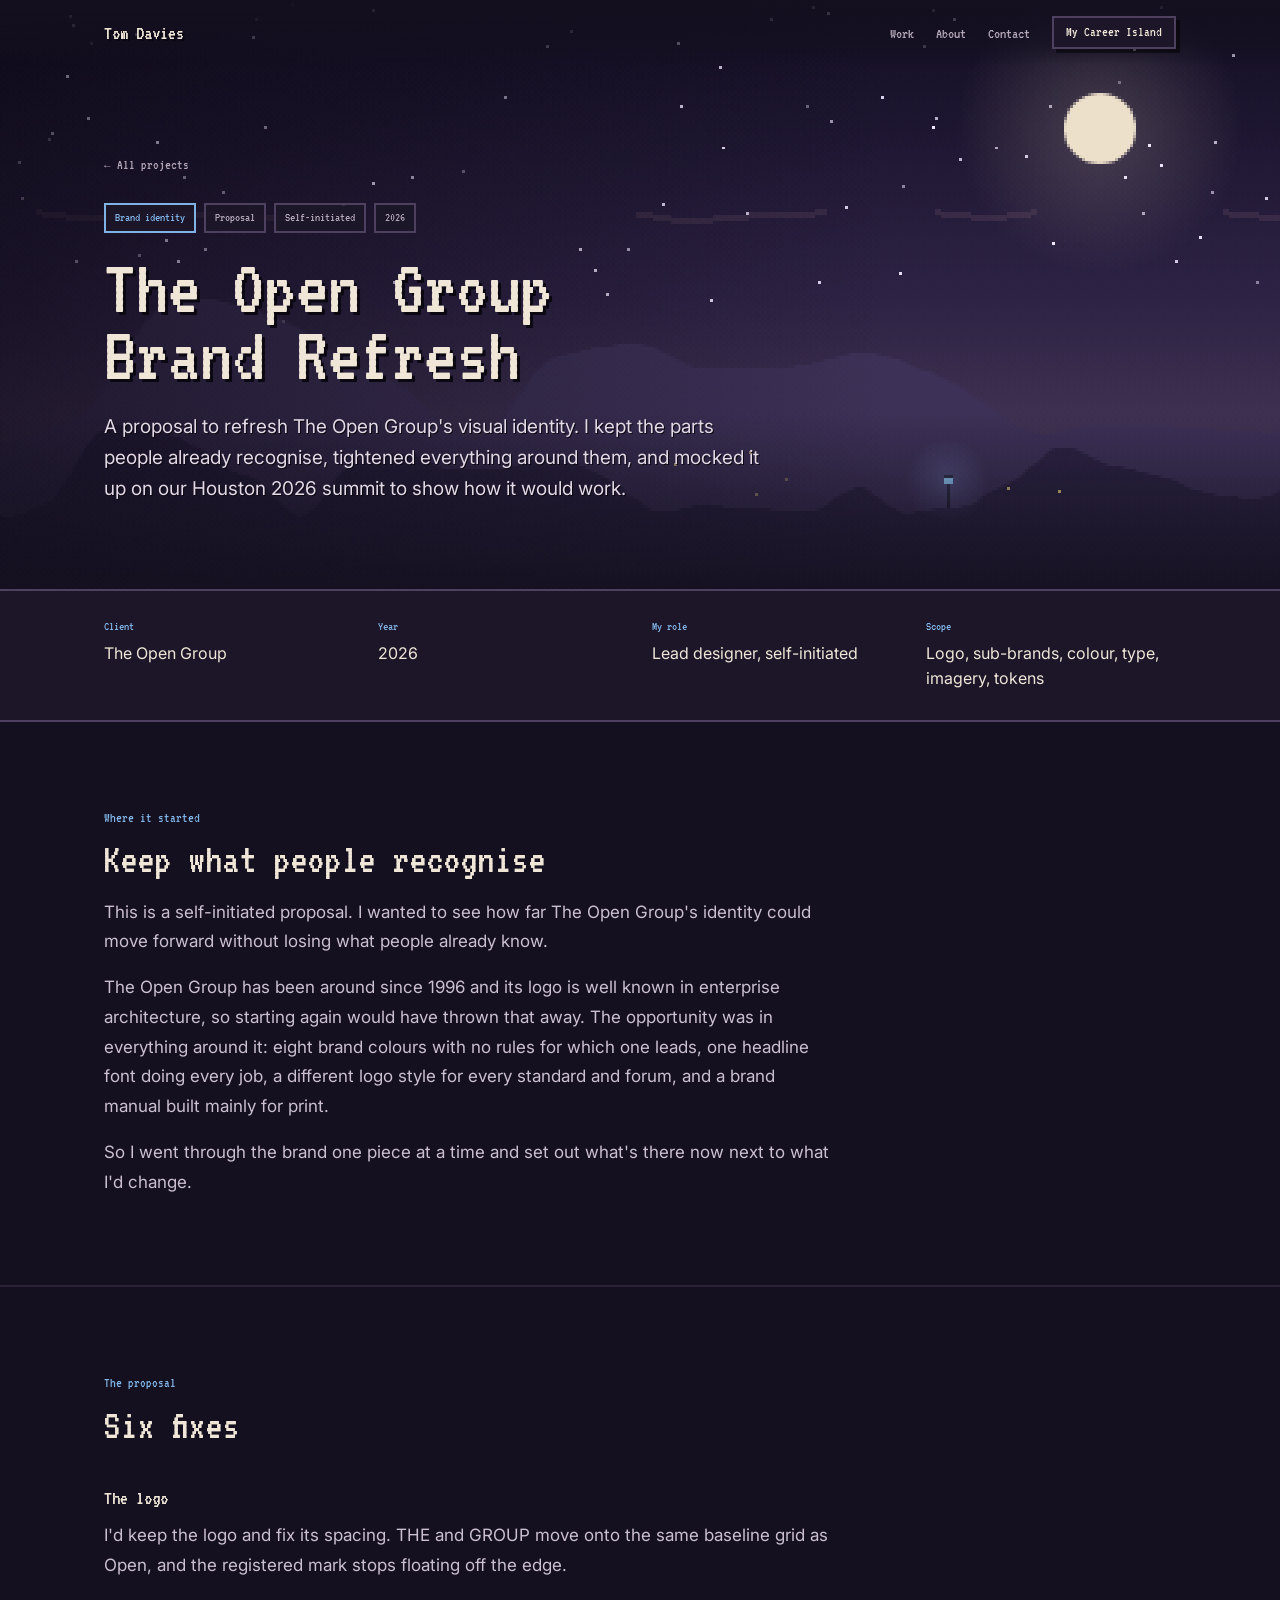
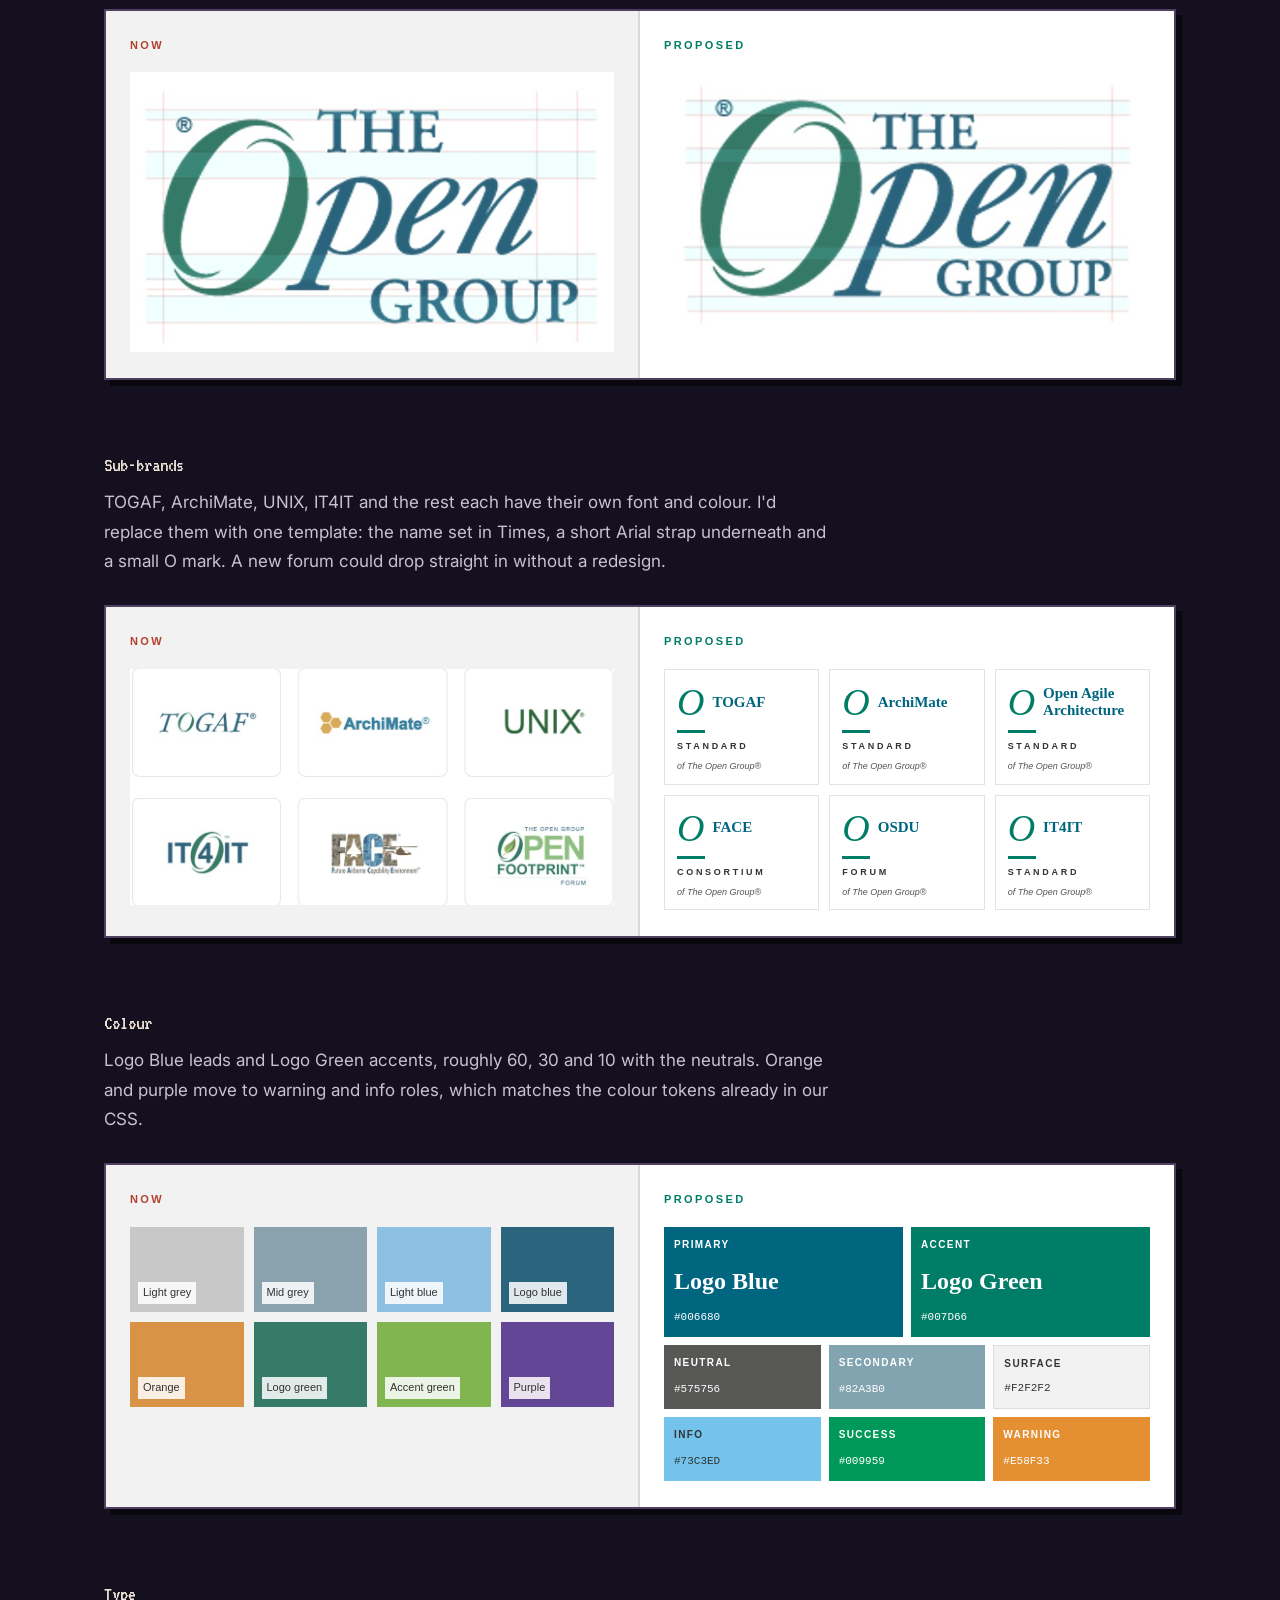
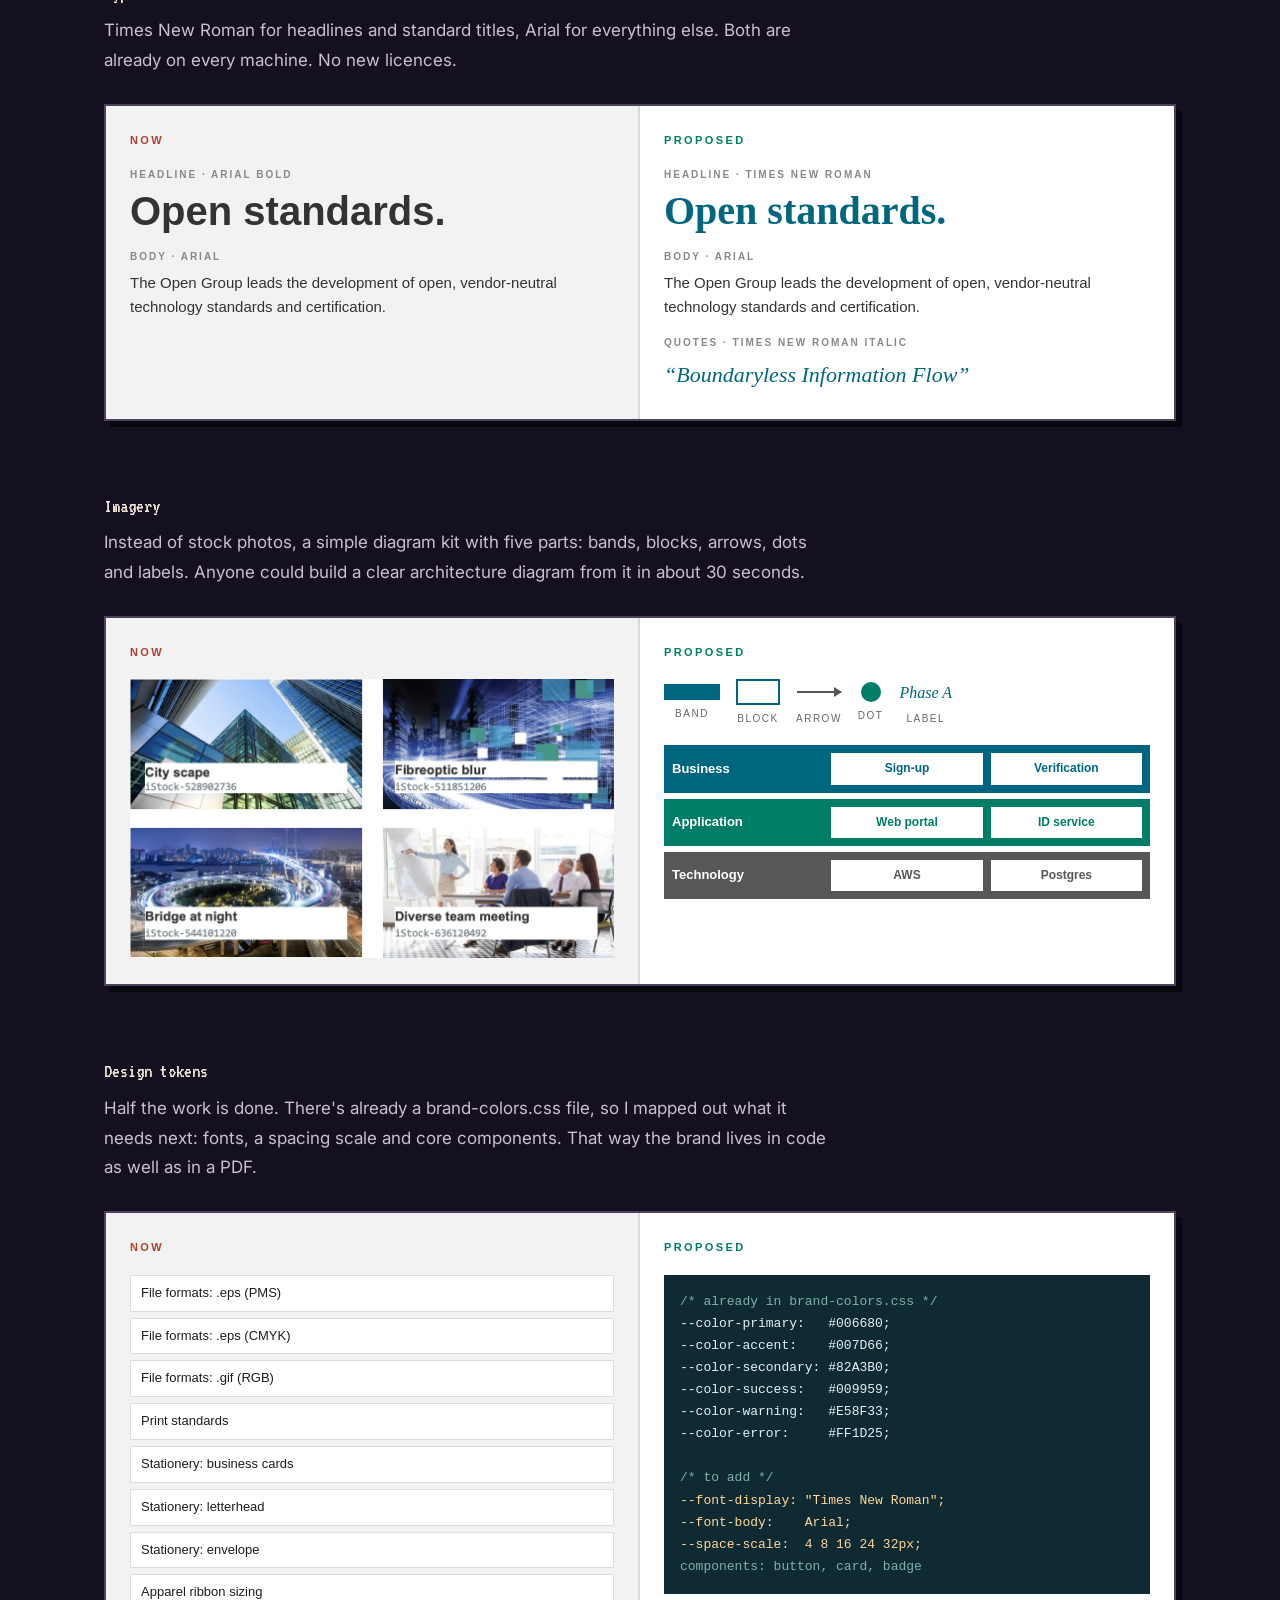
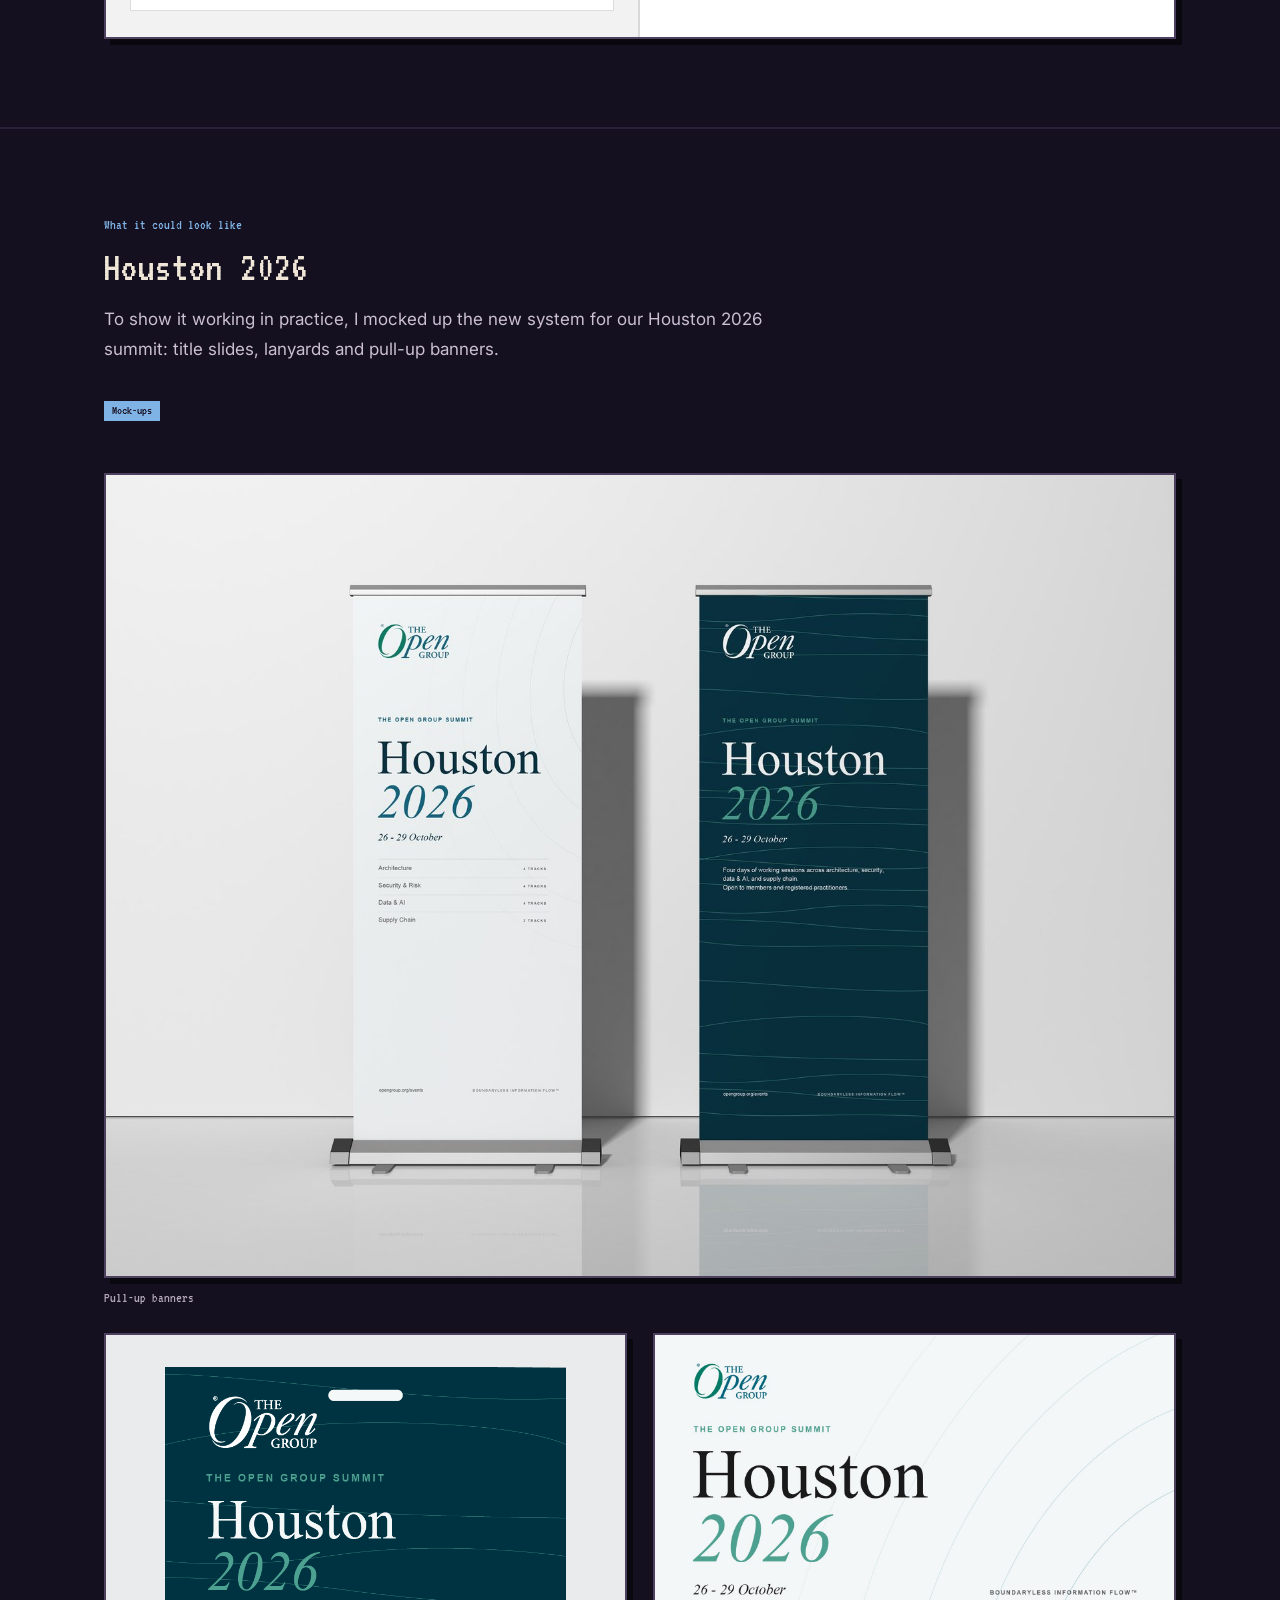
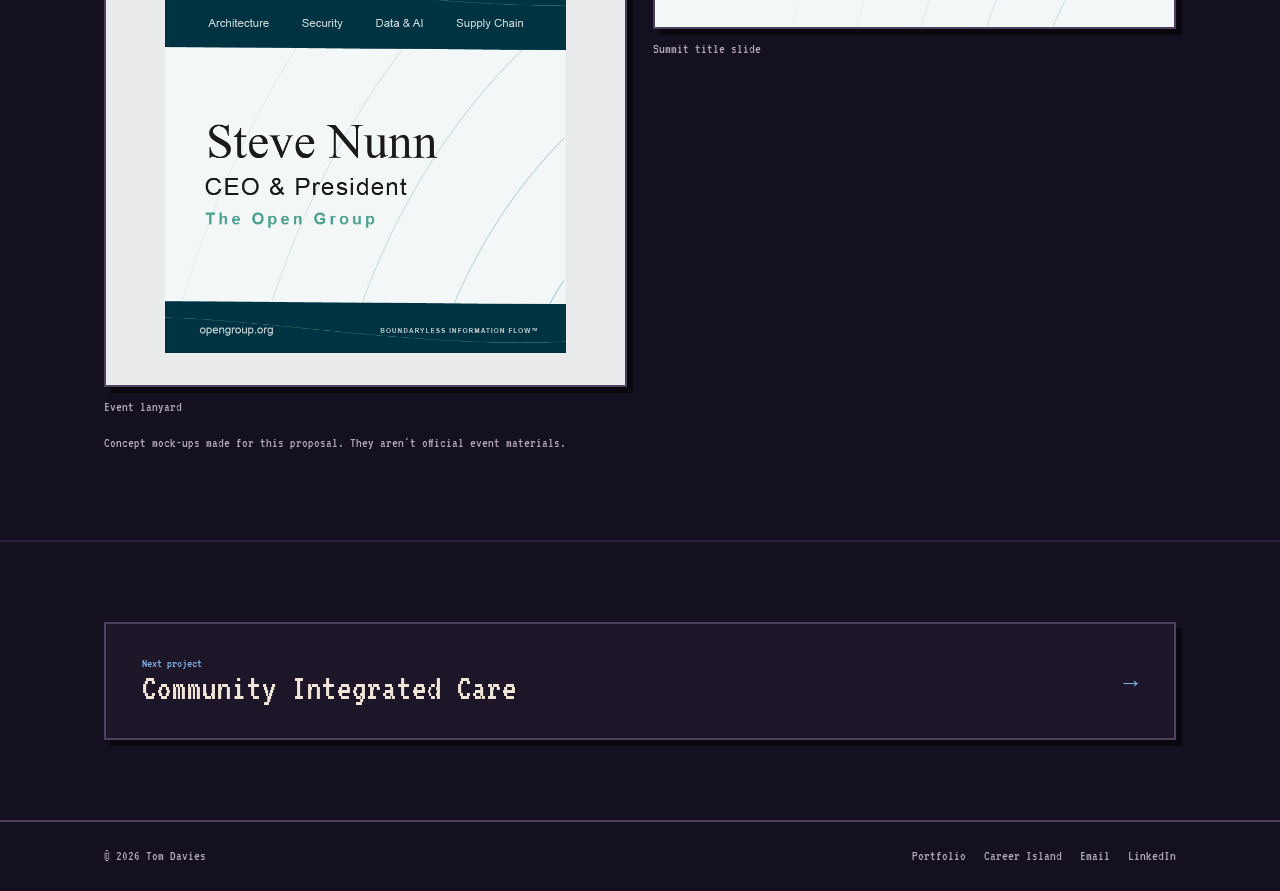
<file: proj-open-group-brand-refresh.html>
<!DOCTYPE html>
<html lang="en">
<head>
<meta charset="utf-8">
<meta name="viewport" content="width=device-width, initial-scale=1, viewport-fit=cover">
<title>The Open Group Brand Refresh, Tom Davies</title>
<meta property="og:type" content="article">
<meta property="og:site_name" content="Tom Davies">
<meta property="og:title" content="The Open Group Brand Refresh, Tom Davies">
<meta property="og:description" content="A self-initiated proposal to refresh The Open Group&#x27;s visual identity: logo, sub-brands, colour, type, imagery and design tokens.">
<meta property="og:url" content="https://tdjdavies-hash.github.io/proj-open-group-brand-refresh.html">
<meta property="og:image" content="https://tdjdavies-hash.github.io/images/covers/open-group-brand-refresh.jpg">
<meta property="og:image:width" content="800">
<meta property="og:image:height" content="600">
<meta name="twitter:card" content="summary_large_image">
<meta name="theme-color" content="#14101f">
<meta name="description" content="A self-initiated proposal to refresh The Open Group&#x27;s visual identity: logo, sub-brands, colour, type, imagery and design tokens.">
<link rel="preconnect" href="https://fonts.googleapis.com">
<link rel="preconnect" href="https://fonts.gstatic.com" crossorigin>
<link href="https://fonts.googleapis.com/css2?family=Inter:wght@300;400;500;600&display=swap" rel="stylesheet">
<style>@font-face{font-family:"VT323";src:url(assets/fonts/vt323.woff2) format("woff2");font-display:swap;size-adjust:130%}</style>
<style>
*,*::before,*::after{box-sizing:border-box;margin:0;padding:0}
a{color:inherit}
.container{max-width:1120px;margin:0 auto}
.meta-grid{display:grid;grid-template-columns:repeat(4,1fr);gap:24px}
@media (max-width:640px){ .meta-grid{grid-template-columns:repeat(2,1fr)} }
.proj-tags{display:flex;flex-wrap:wrap}
.back-link{display:inline-flex;gap:6px}
.next-link{display:flex;align-items:center;justify-content:space-between;text-decoration:none;transition:transform .28s,box-shadow .28s,border-color .28s}
.next-arr{font-size:1.5rem}


/* applications */
.apps{display:grid;grid-template-columns:1fr 1fr;gap:26px;margin-top:40px;align-items:start}
.apps .wide{grid-column:1/-1}
.app{margin:0}
.app .frame{border:2px solid var(--line);box-shadow:var(--shadow);background:#e9ebec;display:grid;place-items:center;overflow:hidden}
.app .frame img{display:block;width:100%;height:auto}
.app .frame.fit{aspect-ratio:4/5;position:relative}
.app .frame.fit img{position:absolute;inset:32px;width:calc(100% - 64px);height:calc(100% - 64px);object-fit:contain}
.app .frame.logo{background:#f4f6f6}
.app .frame.fit.logo img{inset:0;margin:auto;width:62%;height:auto}
.app figcaption{font-family:var(--pixel);font-size:11px;color:var(--muted);margin-top:12px}
@media (max-width:640px){ .apps{grid-template-columns:1fr} }

/* Now / Proposed plates, rebuilt in code in The Open Group's own palette */
.plate{display:grid;grid-template-columns:1fr 1fr;margin-top:28px;border:2px solid var(--line);box-shadow:var(--shadow);background:#fff;color:#1d1d1b;font-family:Arial,Helvetica,sans-serif}
.plate > div{padding:26px 24px;min-width:0}
.plate > .now{background:#f2f2f2;border-right:2px solid #d9d9d9}
.plate .lbl{display:block;font-size:11px;font-weight:700;letter-spacing:.22em;text-transform:uppercase;margin-bottom:18px;color:#b3412f}
.plate .proposed .lbl{color:#007D66}
.plate img{display:block;width:100%;height:auto}
@media (max-width:760px){ .plate{grid-template-columns:1fr} .plate > .now{border-right:0;border-bottom:2px solid #d9d9d9} }
.fix{margin-top:72px}
.fix:first-of-type{margin-top:40px}
.fix h3{font-family:var(--pixel);font-weight:400;font-size:16px;color:var(--ink);margin:0 0 10px}
.fix .prose p{margin:0}
/* sub-brand template */
.sb-grid{display:grid;grid-template-columns:repeat(3,1fr);gap:10px}
.sb{border:1px solid #e3e3e3;padding:12px 12px 10px;min-width:0}
.sb .top{display:flex;align-items:center;gap:8px;min-height:40px}
.sb .o{font-family:"Times New Roman",Times,serif;font-style:italic;font-size:38px;line-height:1;color:#007D66}
.sb .nm{font-family:"Times New Roman",Times,serif;font-weight:700;font-size:15px;line-height:1.1;color:#006680}
.sb .rule{width:28px;height:3px;background:#007D66;margin:8px 0 6px}
.sb .strap{font-size:9px;letter-spacing:.3em;text-transform:uppercase;font-weight:700;color:#333}
.sb .of{font-size:9px;font-style:italic;color:#555;margin-top:6px}
@media (max-width:420px){ .sb-grid{grid-template-columns:1fr 1fr} }
/* colour */
.sw8{display:grid;grid-template-columns:repeat(4,1fr);gap:10px}
.sw8 div{aspect-ratio:4/3;display:flex;align-items:flex-end;padding:8px;font-size:11px}
.sw8 div span{background:rgba(255,255,255,.85);padding:2px 5px;color:#333}
.roles{display:grid;grid-template-columns:repeat(6,1fr);gap:8px}
.roles div{padding:10px;color:#fff;font-size:10px;letter-spacing:.14em;text-transform:uppercase;font-weight:700;min-height:64px;display:flex;flex-direction:column;justify-content:space-between}
.roles div code{font-family:"Courier New",monospace;letter-spacing:0;font-weight:400;font-size:11px;text-transform:none}
.roles .big{grid-column:span 3;min-height:110px}
.roles .big strong{font-family:"Times New Roman",Times,serif;font-size:24px;letter-spacing:0;text-transform:none}
.roles .mid{grid-column:span 2}
.roles .light{color:#333}
/* type */
.spec-h{font-size:clamp(28px,4vw,40px);line-height:1.1;margin:0 0 16px}
.spec-b{font-size:15px;line-height:1.6;margin:0 0 16px;color:#333}
.spec-q{font-family:"Times New Roman",Times,serif;font-style:italic;font-size:22px;color:#006680;margin:0}
.spec-k{font-size:10px;letter-spacing:.2em;text-transform:uppercase;color:#888;margin:0 0 6px;font-weight:700}
/* diagram kit */
.kit{display:flex;flex-wrap:wrap;gap:16px;align-items:center;margin-bottom:18px;font-size:10px;letter-spacing:.15em;text-transform:uppercase;color:#666}
.kit figure{margin:0;display:flex;flex-direction:column;align-items:center;gap:6px}
.kit .band{width:56px;height:16px;background:#006680}
.kit .block{width:44px;height:26px;border:2px solid #006680;background:#fff}
.kit .arrow{width:44px;height:2px;background:#555;position:relative;margin:12px 0}
.kit .arrow::after{content:"";position:absolute;right:-1px;top:-4px;border-left:8px solid #555;border-top:5px solid transparent;border-bottom:5px solid transparent}
.kit .dot{width:20px;height:20px;border-radius:50%;background:#007D66}
.kit .label{font-family:"Times New Roman",Times,serif;font-style:italic;font-size:16px;letter-spacing:0;text-transform:none;color:#006680}
.layers{display:grid;gap:6px}
.layer{display:grid;grid-template-columns:1fr 1fr 1fr;gap:8px;align-items:center;padding:8px;color:#fff;font-size:13px;font-weight:700}
.layer span.b{background:#fff;color:#006680;text-align:center;padding:6px 4px;font-weight:700;font-size:12px}
.layer.l1{background:#006680}.layer.l2{background:#007D66}.layer.l2 span.b{color:#007D66}.layer.l3{background:#575756}.layer.l3 span.b{color:#575756}
.reveal .layer span.b{opacity:0;transform:translateY(6px);transition:opacity .4s ease,transform .4s ease}
.reveal.visible .layer span.b{opacity:1;transform:none}
.reveal.visible .layer:nth-child(1) span.b{transition-delay:.2s}.reveal.visible .layer:nth-child(2) span.b{transition-delay:.5s}.reveal.visible .layer:nth-child(3) span.b{transition-delay:.8s}
@media (prefers-reduced-motion:reduce){ .reveal .layer span.b{opacity:1;transform:none;transition:none} }
/* tokens */
.manual{list-style:none;margin:0;padding:0;display:grid;gap:6px}
.manual li{background:#fff;border:1px solid #ddd;padding:7px 10px;font-size:13px}
.tok{font-family:"Courier New",monospace;font-size:13px;line-height:1.7;background:#0f2a33;color:#e6f1f3;padding:16px;margin:0;overflow-x:auto;white-space:pre}
.tok .c{color:#7fb2a6}.tok .a{color:#ffd79a}
.reveal{opacity:0;transform:translateY(24px);transition:opacity .7s ease,transform .7s ease}
.reveal.visible{opacity:1;transform:none}
</style>
<link rel="stylesheet" href="assets/project.css">
<style>:root{--acc:#7fb2e5}</style>
</head>
<body>

<header class="site-nav"><div class="container">
  <a class="brand" href="index.html">Tom Davies</a>
  <ul>
    <li><a href="index.html#work">Work</a></li>
    <li class="hide-s"><a href="index.html#about">About</a></li>
    <li class="hide-s"><a href="index.html#contact">Contact</a></li>
    <li><a class="btn" href="island.html">My Career Island</a></li>
  </ul>
</div></header>

<main>
<section class="proj-hero">
  <canvas class="proj-sky" aria-hidden="true"></canvas>
  <div class="container">
    <a href="index.html" class="back-link">← All projects</a>
    <div class="proj-tags"><span class="proj-tag proj-tag-accent">Brand identity</span><span class="proj-tag">Proposal</span><span class="proj-tag">Self-initiated</span><span class="proj-tag">2026</span></div>
    <h1 class="proj-title">The Open Group<br>Brand Refresh</h1>
    <p class="proj-sub">A proposal to refresh The Open Group's visual identity. I kept the parts people already recognise, tightened everything around them, and mocked it up on our Houston 2026 summit to show how it would work.</p>
  </div>
</section>
<section class="meta-bar">
  <div class="container"><div class="meta-grid"><div><p class="meta-label">Client</p><p class="meta-value">The Open Group</p></div><div><p class="meta-label">Year</p><p class="meta-value">2026</p></div><div><p class="meta-label">My role</p><p class="meta-value">Lead designer, self-initiated</p></div><div><p class="meta-label">Scope</p><p class="meta-value">Logo, sub-brands, colour, type, imagery, tokens</p></div></div></div>
</section>

<section class="proj-section reveal ">
  <div class="container">
    <p class="sec-label">Where it started</p>
    <h2 class="sec-head">Keep what people recognise</h2>
    <div class="prose"><p>This is a self-initiated proposal. I wanted to see how far The Open Group's identity could move forward without losing what people already know.</p><p>The Open Group has been around since 1996 and its logo is well known in enterprise architecture, so starting again would have thrown that away. The opportunity was in everything around it: eight brand colours with no rules for which one leads, one headline font doing every job, a different logo style for every standard and forum, and a brand manual built mainly for print.</p><p>So I went through the brand one piece at a time and set out what's there now next to what I'd change.</p></div>

  </div>
</section>

<section class="proj-section reveal ">
  <div class="container">
    <p class="sec-label">The proposal</p>
    <h2 class="sec-head">Six fixes</h2>
    <div class="fix"><h3>The logo</h3><div class="prose"><p>I'd keep the logo and fix its spacing. THE and GROUP move onto the same baseline grid as Open, and the registered mark stops floating off the edge.</p></div><div class="plate"><div class="now"><span class="lbl">Now</span><img src="images/brand-refresh/logo-now.jpg" alt="The current logo on a baseline grid, with uneven spacing" loading="lazy"></div><div class="proposed"><span class="lbl">Proposed</span><img src="images/brand-refresh/logo-proposed.jpg" alt="The tightened logo, with all three rows on one baseline grid" loading="lazy"></div></div></div>
    <div class="fix"><h3>Sub-brands</h3><div class="prose"><p>TOGAF, ArchiMate, UNIX, IT4IT and the rest each have their own font and colour. I'd replace them with one template: the name set in Times, a short Arial strap underneath and a small O mark. A new forum could drop straight in without a redesign.</p></div><div class="plate"><div class="now"><span class="lbl">Now</span><img src="images/brand-refresh/subbrands-now.jpg" alt="Six current sub-brand logos, each in a different style" loading="lazy"></div><div class="proposed"><span class="lbl">Proposed</span><div class="sb-grid"><div class="sb"><div class="top"><span class="o">O</span><span class="nm">TOGAF</span></div><div class="rule"></div><div class="strap">Standard</div><div class="of">of The Open Group®</div></div><div class="sb"><div class="top"><span class="o">O</span><span class="nm">ArchiMate</span></div><div class="rule"></div><div class="strap">Standard</div><div class="of">of The Open Group®</div></div><div class="sb"><div class="top"><span class="o">O</span><span class="nm">Open Agile Architecture</span></div><div class="rule"></div><div class="strap">Standard</div><div class="of">of The Open Group®</div></div><div class="sb"><div class="top"><span class="o">O</span><span class="nm">FACE</span></div><div class="rule"></div><div class="strap">Consortium</div><div class="of">of The Open Group®</div></div><div class="sb"><div class="top"><span class="o">O</span><span class="nm">OSDU</span></div><div class="rule"></div><div class="strap">Forum</div><div class="of">of The Open Group®</div></div><div class="sb"><div class="top"><span class="o">O</span><span class="nm">IT4IT</span></div><div class="rule"></div><div class="strap">Standard</div><div class="of">of The Open Group®</div></div></div></div></div></div>
    <div class="fix"><h3>Colour</h3><div class="prose"><p>Logo Blue leads and Logo Green accents, roughly 60, 30 and 10 with the neutrals. Orange and purple move to warning and info roles, which matches the colour tokens already in our CSS.</p></div><div class="plate"><div class="now"><span class="lbl">Now</span><div class="sw8"><div style="background:#c8c8c8"><span>Light grey</span></div><div style="background:#89a2ae"><span>Mid grey</span></div><div style="background:#8ec0e3"><span>Light blue</span></div><div style="background:#2a647d"><span>Logo blue</span></div><div style="background:#d99347"><span>Orange</span></div><div style="background:#367b67"><span>Logo green</span></div><div style="background:#80b54f"><span>Accent green</span></div><div style="background:#644696"><span>Purple</span></div></div></div><div class="proposed"><span class="lbl">Proposed</span><div class="roles">
<div class="big" style="background:#006680">Primary<strong>Logo Blue</strong><code>#006680</code></div>
<div class="big" style="background:#007D66">Accent<strong>Logo Green</strong><code>#007D66</code></div>
<div class="mid" style="background:#575756">Neutral<code>#575756</code></div>
<div class="mid" style="background:#82A3B0">Secondary<code>#82A3B0</code></div>
<div class="mid light" style="background:#F2F2F2;border:1px solid #ddd">Surface<code>#F2F2F2</code></div>
<div class="mid light" style="background:#73C3ED">Info<code>#73C3ED</code></div>
<div class="mid" style="background:#009959">Success<code>#009959</code></div>
<div class="mid" style="background:#E58F33">Warning<code>#E58F33</code></div>
</div></div></div></div>
    <div class="fix"><h3>Type</h3><div class="prose"><p>Times New Roman for headlines and standard titles, Arial for everything else. Both are already on every machine. No new licences.</p></div><div class="plate"><div class="now"><span class="lbl">Now</span><p class="spec-k">Headline · Arial Bold</p><p class="spec-h" style="font-family:Arial,sans-serif;font-weight:700;color:#333">Open standards.</p><p class="spec-k">Body · Arial</p><p class="spec-b">The Open Group leads the development of open, vendor-neutral technology standards and certification.</p></div><div class="proposed"><span class="lbl">Proposed</span><p class="spec-k">Headline · Times New Roman</p><p class="spec-h" style="font-family:'Times New Roman',Times,serif;font-weight:700;color:#006680">Open standards.</p><p class="spec-k">Body · Arial</p><p class="spec-b">The Open Group leads the development of open, vendor-neutral technology standards and certification.</p><p class="spec-k">Quotes · Times New Roman Italic</p><p class="spec-q">“Boundaryless Information Flow”</p></div></div></div>
    <div class="fix reveal"><h3>Imagery</h3><div class="prose"><p>Instead of stock photos, a simple diagram kit with five parts: bands, blocks, arrows, dots and labels. Anyone could build a clear architecture diagram from it in about 30 seconds.</p></div><div class="plate"><div class="now"><span class="lbl">Now</span><img src="images/brand-refresh/imagery-now.jpg" alt="Four stock photos currently used: glass towers, a fibre-optic blur, a city bridge and a meeting" loading="lazy"></div><div class="proposed"><span class="lbl">Proposed</span><div class="kit"><figure><div class="band"></div>Band</figure><figure><div class="block"></div>Block</figure><figure><div class="arrow"></div>Arrow</figure><figure><div class="dot"></div>Dot</figure><figure><div class="label">Phase A</div>Label</figure></div>
<div class="layers" aria-label="Example: a customer onboarding architecture in three layers">
<div class="layer l1">Business<span class="b">Sign-up</span><span class="b">Verification</span></div>
<div class="layer l2">Application<span class="b">Web portal</span><span class="b">ID service</span></div>
<div class="layer l3">Technology<span class="b">AWS</span><span class="b">Postgres</span></div>
</div></div></div></div>
    <div class="fix"><h3>Design tokens</h3><div class="prose"><p>Half the work is done. There's already a brand-colors.css file, so I mapped out what it needs next: fonts, a spacing scale and core components. That way the brand lives in code as well as in a PDF.</p></div><div class="plate"><div class="now"><span class="lbl">Now</span><ul class="manual"><li>File formats: .eps (PMS)</li><li>File formats: .eps (CMYK)</li><li>File formats: .gif (RGB)</li><li>Print standards</li><li>Stationery: business cards</li><li>Stationery: letterhead</li><li>Stationery: envelope</li><li>Apparel ribbon sizing</li></ul></div><div class="proposed"><span class="lbl">Proposed</span><pre class="tok"><span class="c">/* already in brand-colors.css */</span>
--color-primary:   #006680;
--color-accent:    #007D66;
--color-secondary: #82A3B0;
--color-success:   #009959;
--color-warning:   #E58F33;
--color-error:     #FF1D25;

<span class="c">/* to add */</span>
<span class="a">--font-display: "Times New Roman";
--font-body:    Arial;
--space-scale:  4 8 16 24 32px;</span>
<span class="c">components: button, card, badge</span></pre></div></div></div>

  </div>
</section>

<section class="proj-section reveal ">
  <div class="container">
    <p class="sec-label">What it could look like</p>
    <h2 class="sec-head">Houston 2026</h2>
    <div class="prose"><p>To show it working in practice, I mocked up the new system for our Houston 2026 summit: title slides, lanyards and pull-up banners.</p></div>
    <span class="label-tag" style="margin-top:36px">Mock-ups</span>
    <div class="apps">
      <figure class="app wide"><div class="frame"><img src="images/brand-refresh/pull-up-banner.jpg" alt="Mock-up: light and dark pull-up banners for The Open Group Summit, Houston 2026" loading="lazy"></div><figcaption>Pull-up banners</figcaption></figure>
      <figure class="app"><div class="frame fit"><img src="images/brand-refresh/lanyard.png" alt="Mock-up: summit lanyard pass" loading="lazy"></div><figcaption>Event lanyard</figcaption></figure>
      <figure class="app"><div class="frame"><img src="images/brand-refresh/summit-slide.jpg" alt="Mock-up: Houston 2026 summit title slide" loading="lazy"></div><figcaption>Summit title slide</figcaption></figure>
    </div>
    <p style="font-family:var(--pixel);font-size:11px;color:var(--muted);margin-top:18px">Concept mock-ups made for this proposal. They aren't official event materials.</p>

  </div>
</section>

<section class="next-section reveal">
  <div class="container">
    <a href="proj-cic.html" class="next-link">
      <div><p class="next-label">Next project</p><h3 class="next-title">Community Integrated Care</h3></div>
      <span class="next-arr">→</span>
    </a>
  </div>
</section>

<footer class="site-footer"><div class="container">
  <span>© 2026 Tom Davies</span>
  <div class="links"><a href="index.html">Portfolio</a><a href="island.html">Career Island</a><a href="mailto:tdjdavies@gmail.com">Email</a><a href="https://www.linkedin.com/in/tomdaviesdesign/" target="_blank" rel="noopener">LinkedIn</a></div>
</div></footer>

<script>
(() => {
  const els = document.querySelectorAll('.reveal');
  if (!('IntersectionObserver' in window)) { els.forEach(el => el.classList.add('visible')); return; }
  const io = new IntersectionObserver(es => es.forEach(e => { if (e.isIntersecting) { e.target.classList.add('visible'); io.unobserve(e.target); } }), { threshold: .08, rootMargin: '0px 0px -36px 0px' });
  els.forEach(el => io.observe(el));
})();
</script>
<script src="assets/project.js" defer></script>
</body>
</html>
</file>
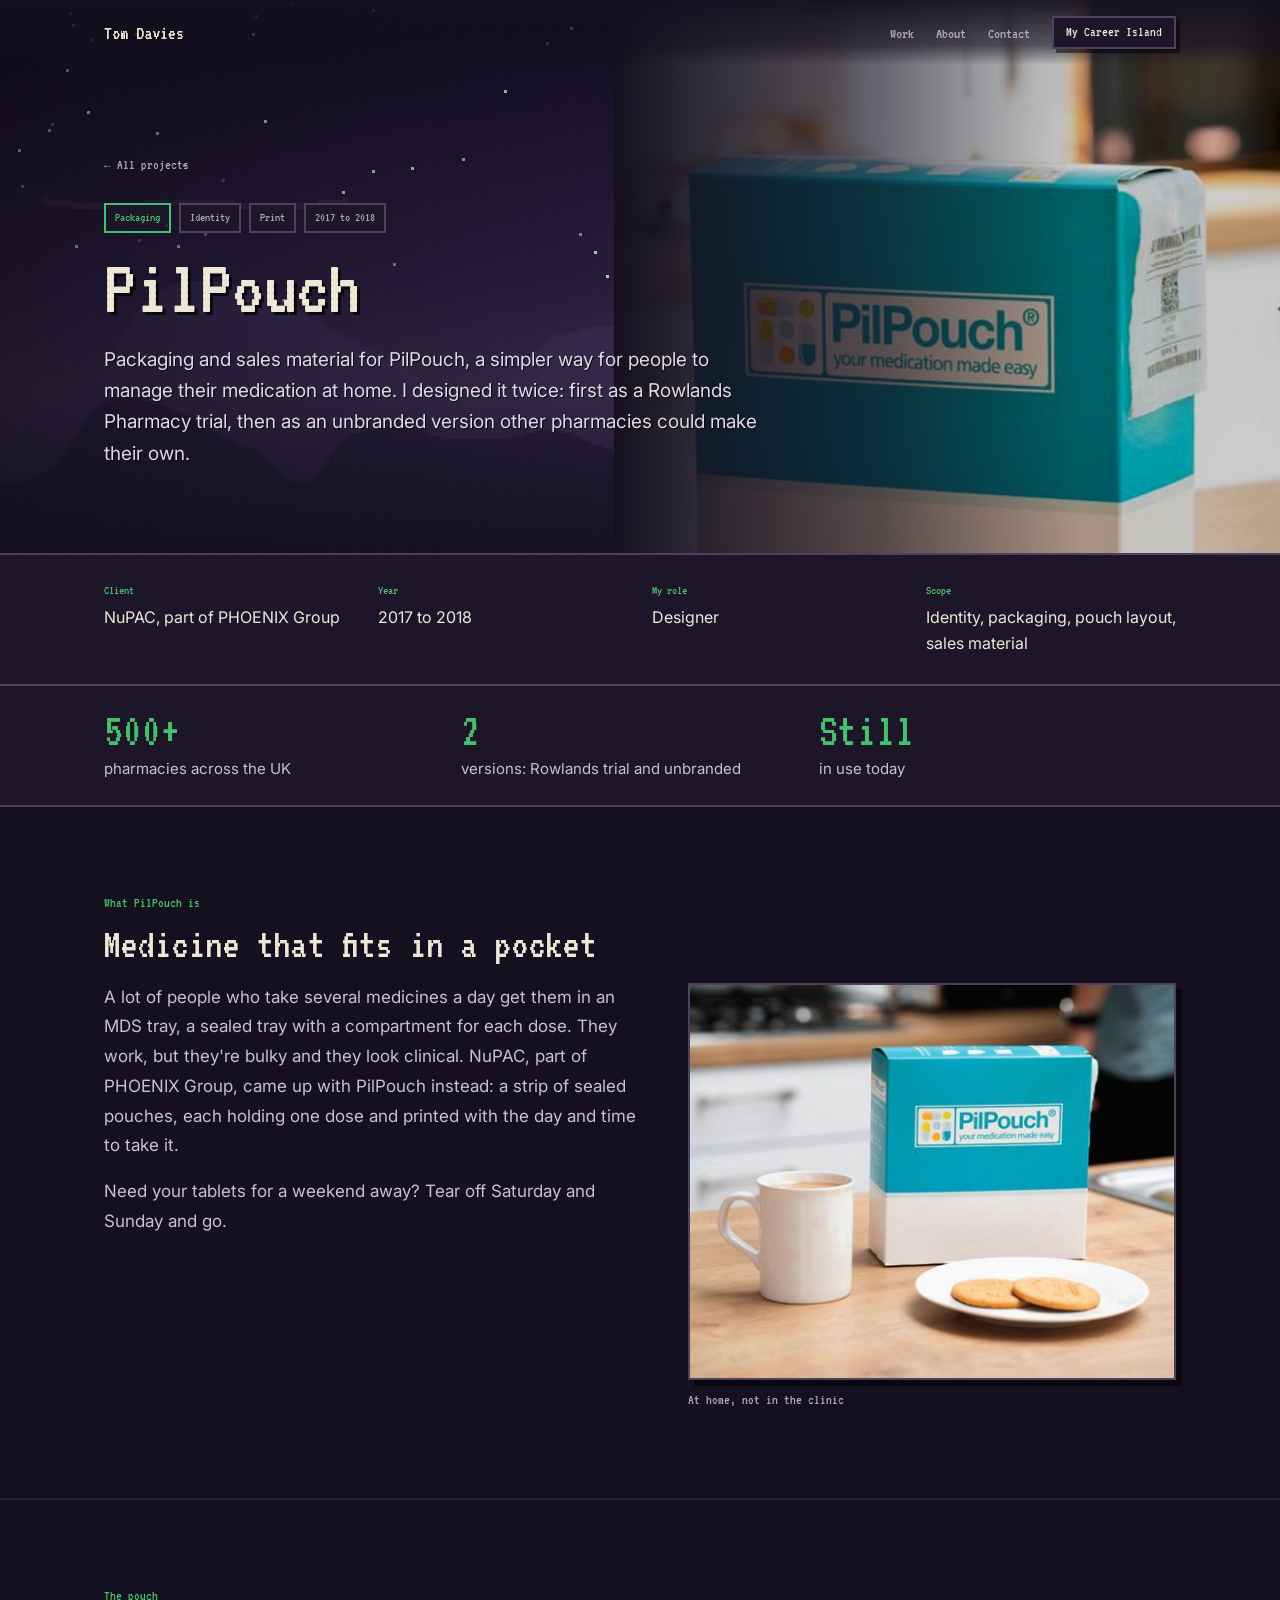
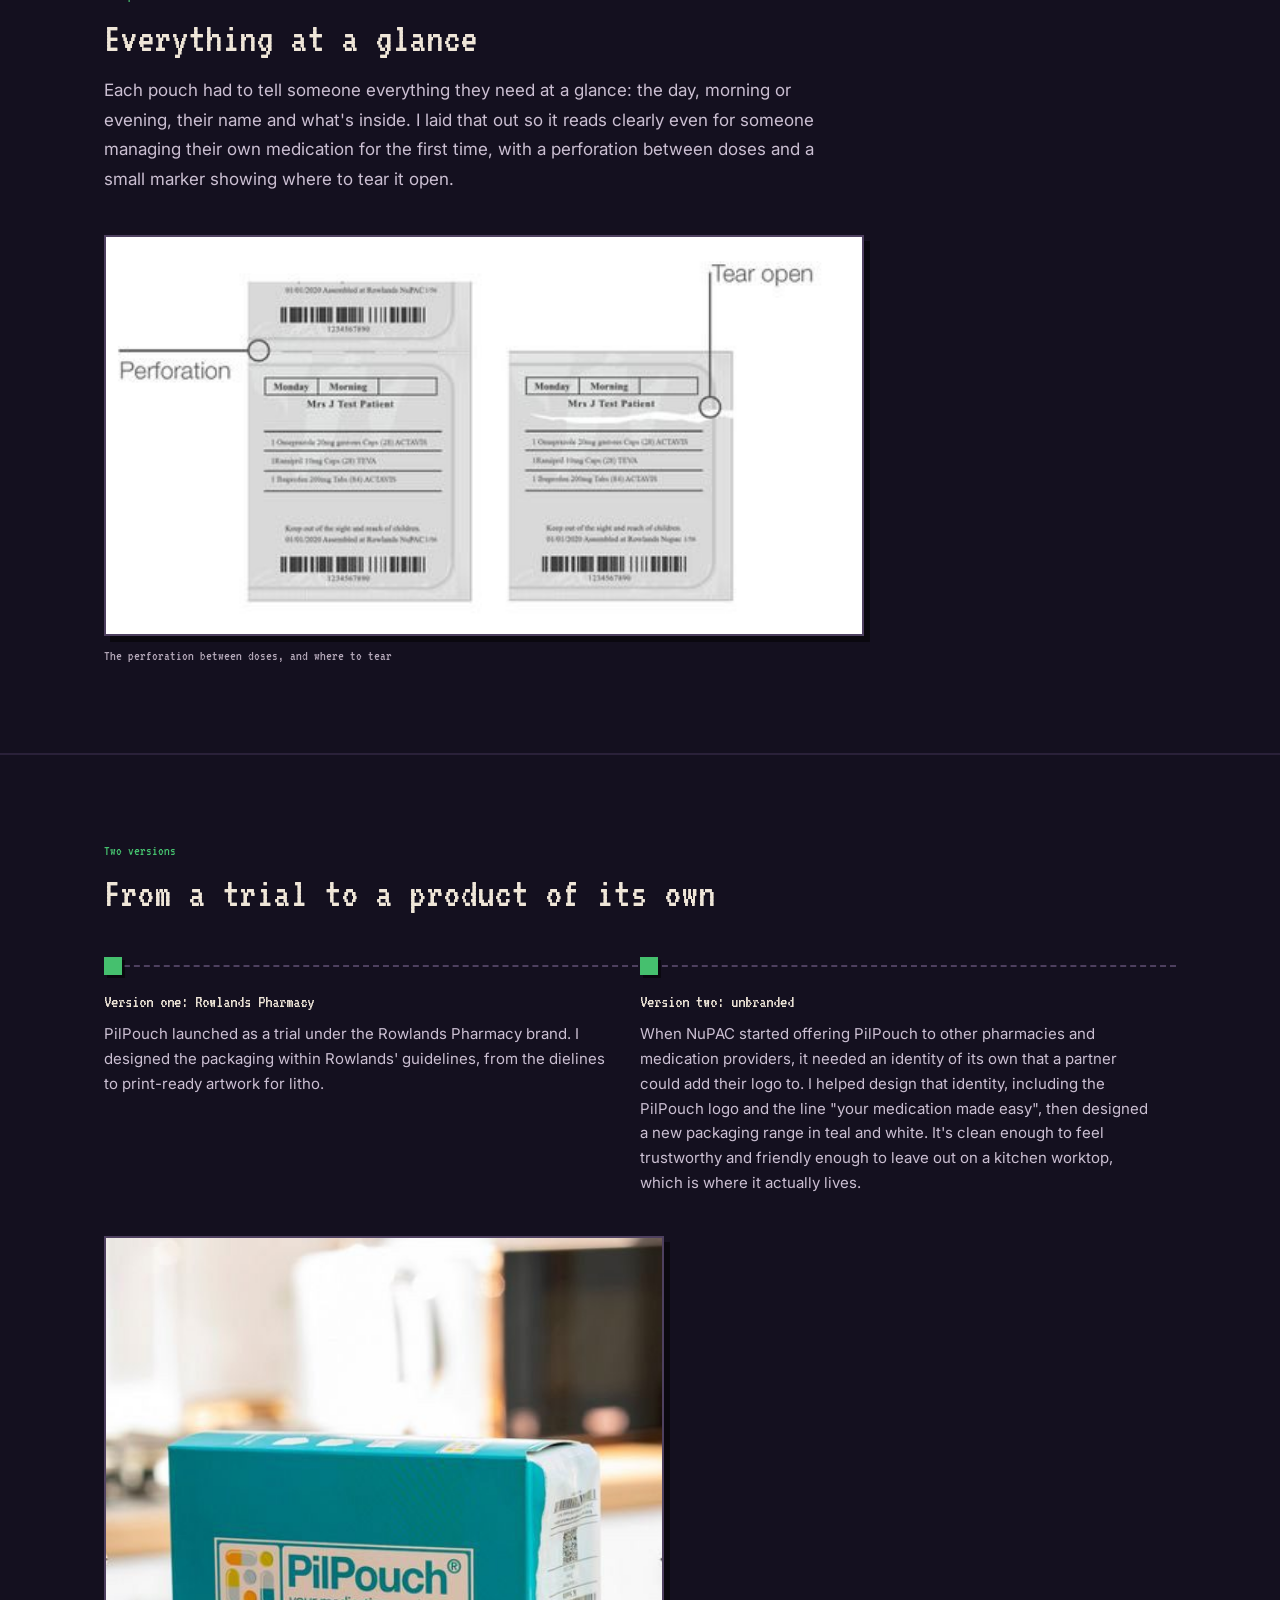
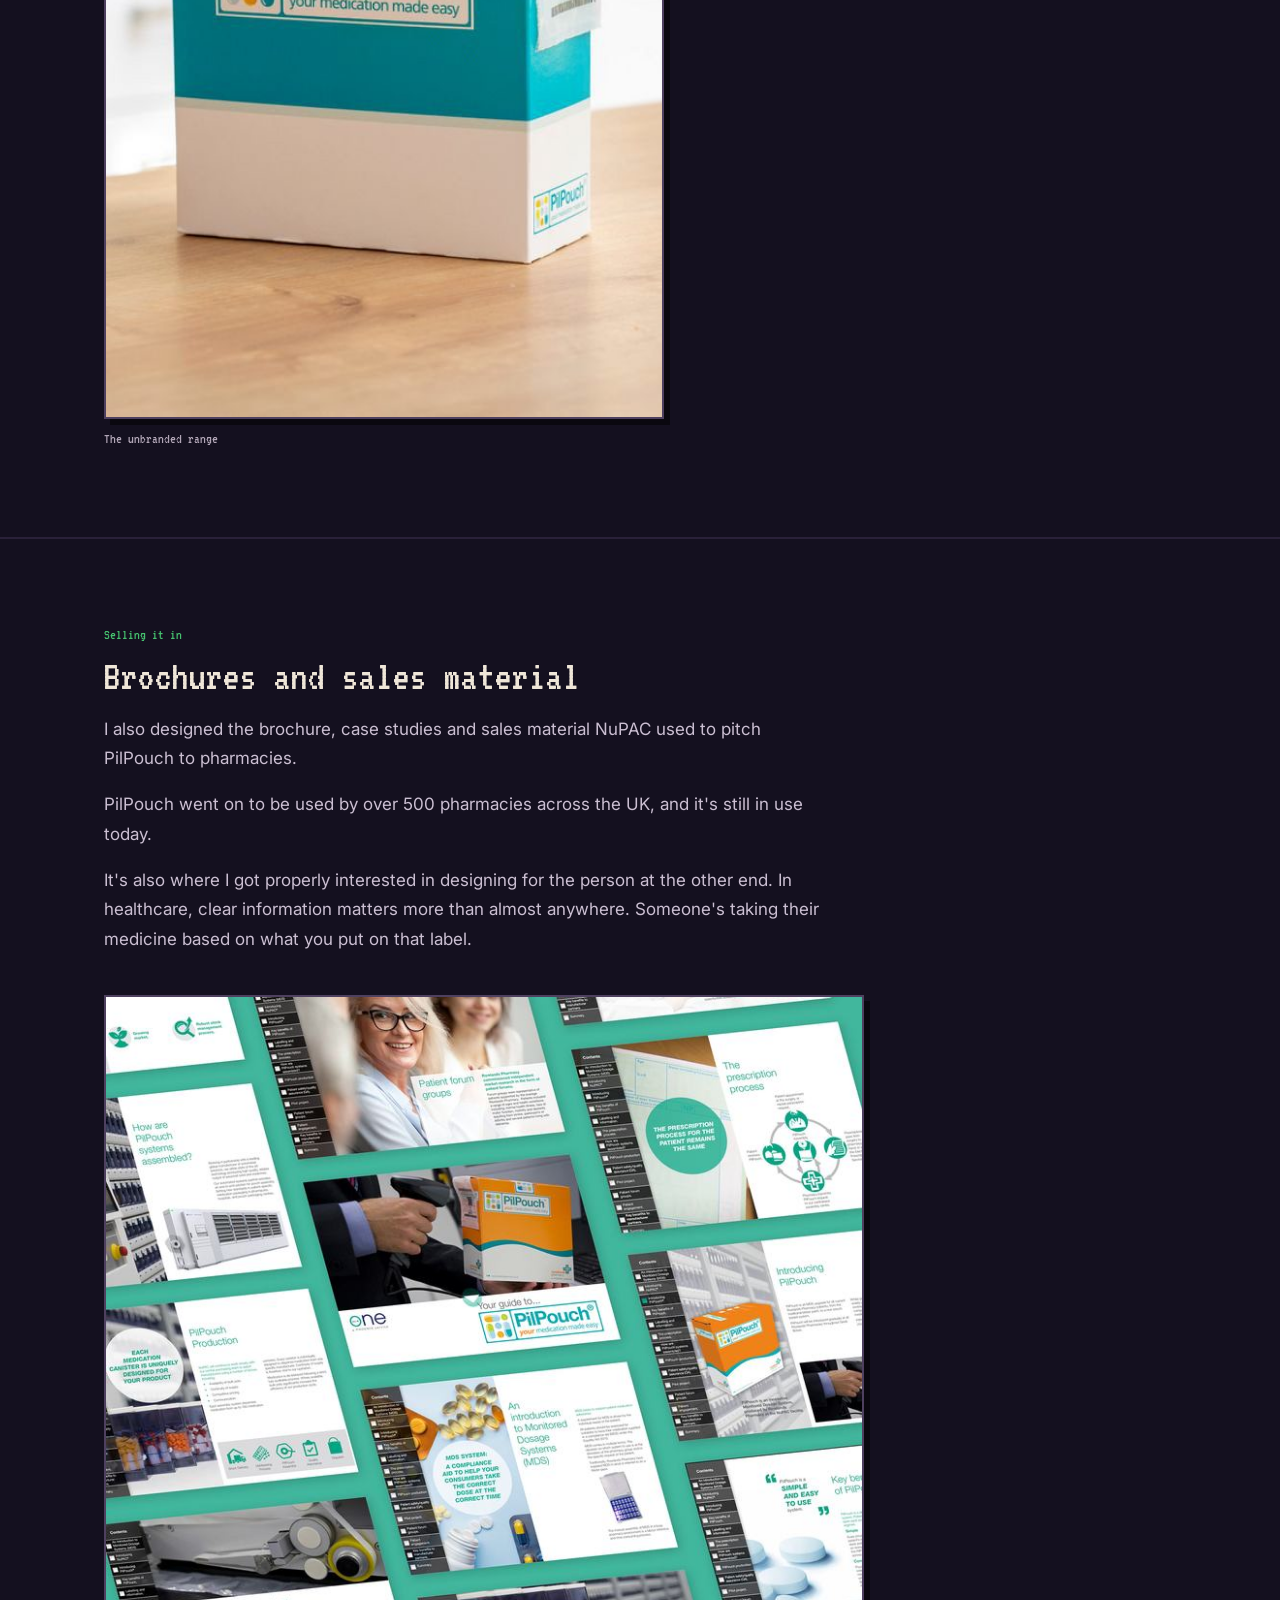
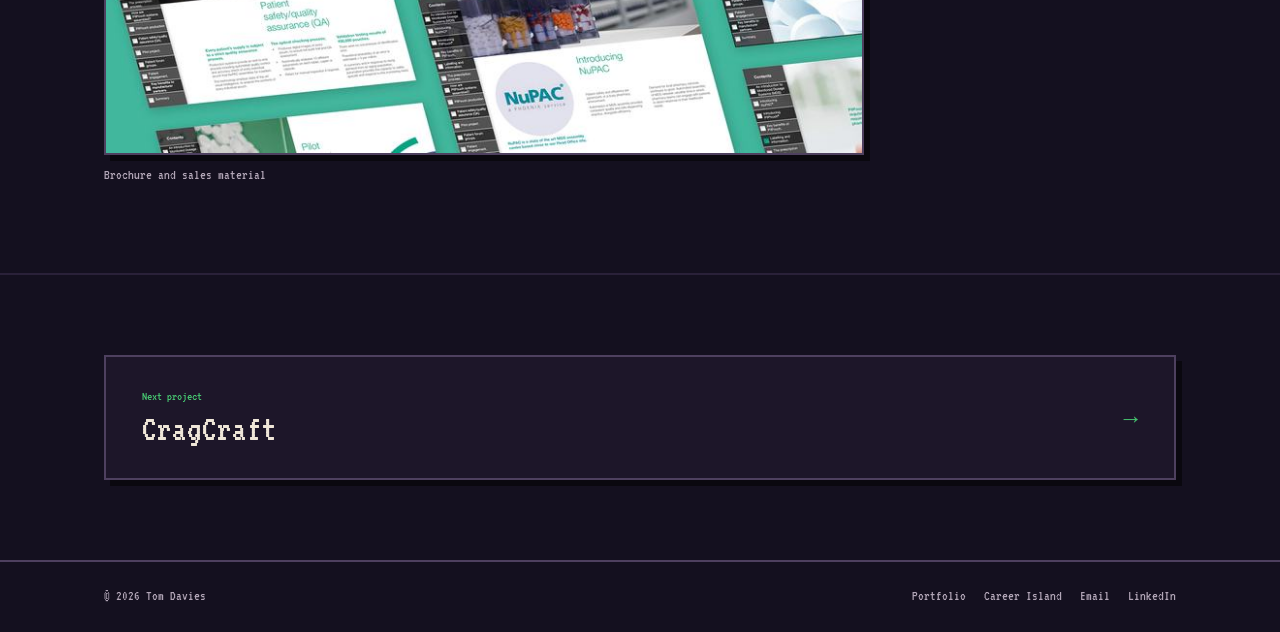
<file: proj-pilpouch.html>
<!DOCTYPE html><html lang="en"><head>
<meta charset="UTF-8"><meta name="viewport" content="width=device-width,initial-scale=1.0">
<title>PilPouch, Tom Davies</title>
<meta name="description" content="Identity, packaging and sales material for PilPouch, tear-off medication pouches now used by over 500 UK pharmacies.">
<meta property="og:type" content="article">
<meta property="og:site_name" content="Tom Davies">
<meta property="og:title" content="PilPouch, Tom Davies">
<meta property="og:description" content="Identity, packaging and sales material for PilPouch, tear-off medication pouches now used by over 500 UK pharmacies.">
<meta property="og:url" content="https://tdjdavies-hash.github.io/proj-pilpouch.html">
<meta property="og:image" content="https://tdjdavies-hash.github.io/images/covers/pilpouch.jpg">
<meta property="og:image:width" content="800">
<meta property="og:image:height" content="600">
<meta name="twitter:card" content="summary_large_image">
<meta name="theme-color" content="#14101f">
<link rel="preconnect" href="https://fonts.googleapis.com"><link rel="preconnect" href="https://fonts.gstatic.com" crossorigin>
<link href="https://fonts.googleapis.com/css2?family=Inter:wght@300;400;500;600&display=swap" rel="stylesheet">
<style>@font-face{font-family:"VT323";src:url(assets/fonts/vt323.woff2) format("woff2");font-display:swap;size-adjust:130%}</style>
<style>
*,*::before,*::after{box-sizing:border-box;margin:0;padding:0}
:root{--bg:#0C0B0A;--surface:#141210;--text:#F2EDE4;--text-muted:rgba(242,237,228,.50);--text-subtle:rgba(242,237,228,.28);--accent:#1BADA8;--border:rgba(242,237,228,.07);--border-mid:rgba(242,237,228,.12);--radius:6px;--radius-lg:10px;--ease:cubic-bezier(.4,0,.2,1);--t:.28s}
html{scroll-behavior:smooth;background:var(--bg)}
body{font-family:'Inter',system-ui,sans-serif;background:var(--bg);color:var(--text);line-height:1.6;font-weight:400;-webkit-font-smoothing:antialiased}
a{color:inherit}
.container{max-width:1160px;margin:0 auto;padding:0 40px}
@media(max-width:640px){.container{padding:0 20px}}

/* NAV */
nav{position:fixed;top:0;left:0;right:0;z-index:200;padding:20px 0;background:rgba(12,11,10,.90);backdrop-filter:blur(20px);border-bottom:1px solid var(--border)}
.nav-inner{display:flex;justify-content:space-between;align-items:center}
.nav-logo{font-family:var(--pixel);font-weight:400;font-size:.9rem;text-decoration:none;color:var(--text);letter-spacing:0}
.nav-links{display:flex;gap:32px;list-style:none}
.nav-links a{font-size:.82rem;color:var(--text-muted);text-decoration:none;transition:color var(--t) var(--ease)}
.nav-links a:hover{color:var(--text)}

/* HERO */
.proj-hero{padding:110px 0 80px;border-bottom:1px solid var(--border);position:relative;overflow:hidden}
.proj-hero .container{position:relative;z-index:2}
.hero-image-wrap{position:absolute;right:0;top:0;height:100%;width:52%;pointer-events:none}
.hero-image-wrap::before{content:'';position:absolute;inset:0;z-index:1;background:linear-gradient(to right, var(--bg) 0%, rgba(12,11,10,.6) 36%, transparent 60%);pointer-events:none}
.hero-image{width:100%;height:100%;object-fit:cover;object-position:center 20%;display:block;filter:brightness(.80) contrast(1.04)}
@media(max-width:768px){.hero-image-wrap{width:100%;opacity:.2;top:0}}
.back-link{display:inline-flex;align-items:center;gap:6px;font-size:.78rem;color:var(--text-subtle);text-decoration:none;margin-bottom:36px;letter-spacing:.03em;transition:color var(--t) var(--ease)}
.back-link:hover{color:var(--text-muted)}
.proj-tags{display:flex;gap:7px;flex-wrap:wrap;margin-bottom:18px}
.proj-tag{font-size:.65rem;font-weight:500;letter-spacing:.1em;text-transform:uppercase;padding:4px 11px;border-radius:0;border:1px solid var(--border-mid);color:var(--text-subtle)}
.proj-tag-accent{border-color:rgba(27,173,168,.45);color:var(--accent)}
.proj-title{font-family:var(--pixel);font-weight:400;font-size:clamp(2.8rem,6.5vw,6rem);line-height:1;letter-spacing:0;color:var(--text);margin-bottom:18px}
.proj-sub{font-size:.95rem;color:var(--text-muted);max-width:520px;line-height:1.75}

/* META */
.meta-bar{padding:32px 0;border-bottom:1px solid var(--border)}
.meta-grid{display:grid;grid-template-columns:repeat(4,1fr);gap:24px}
@media(max-width:640px){.meta-grid{grid-template-columns:repeat(2,1fr)}}
.meta-label{font-size:.65rem;font-weight:500;letter-spacing:.12em;text-transform:uppercase;color:var(--text-subtle);margin-bottom:5px}
.meta-value{font-size:.88rem;color:var(--text)}

/* SECTIONS */
.proj-section{padding:72px 0;border-bottom:1px solid var(--border)}
.sec-label{font-size:.68rem;font-weight:500;letter-spacing:.14em;text-transform:uppercase;color:var(--text-subtle);margin-bottom:16px}
.sec-head{font-family:var(--pixel);font-weight:400;font-size:clamp(1.6rem,3vw,2.4rem);letter-spacing:0;color:var(--text);margin-bottom:16px}
.sec-body{font-size:.92rem;color:var(--text-muted);line-height:1.8;max-width:680px}

/* VISUALS */
.visual-full{width:100%;border-radius:0;overflow:hidden;border:1px solid var(--border);display:block}
.visual-grid-2{display:grid;grid-template-columns:1fr 1fr;gap:14px;margin-top:14px}
.visual-grid-3{display:grid;grid-template-columns:1fr 1fr 1fr;gap:14px;margin-top:14px}
@media(max-width:700px){.visual-grid-2,.visual-grid-3{grid-template-columns:1fr}}
.visual-panel{border-radius:0;border:1px solid var(--border);overflow:hidden;display:block;width:100%}

/* OVERVIEW TWO-COL */
.overview-grid{display:grid;grid-template-columns:1fr 1fr;gap:56px;align-items:start}
@media(max-width:768px){.overview-grid{grid-template-columns:1fr;gap:32px}}
.overview-lead{font-size:1.05rem;color:var(--text);line-height:1.8;font-weight:400;margin-bottom:20px}
.overview-body{font-size:.9rem;color:var(--text-muted);line-height:1.85}
.stat-stack{display:flex;flex-direction:column;gap:20px}
.stat-card{background:var(--surface);border:1px solid var(--border);border-radius:0;padding:22px 26px}
.stat-val{font-family:var(--pixel);font-weight:400;font-size:1.8rem;letter-spacing:0;color:var(--accent);line-height:1;margin-bottom:6px}
.stat-desc{font-size:.8rem;color:var(--text-muted);line-height:1.5}

/* PROCESS CARDS */
.process-grid{display:grid;grid-template-columns:repeat(3,1fr);gap:20px;margin-top:36px}
@media(max-width:900px){.process-grid{grid-template-columns:1fr}}
.process-card{background:var(--surface);border:1px solid var(--border);border-radius:0;padding:28px 24px;position:relative;overflow:hidden;transition:border-color var(--t) var(--ease)}
.process-card:hover{border-color:var(--border-mid)}
.step-num{position:absolute;top:12px;right:18px;font-family:var(--pixel);font-weight:400;font-size:3.5rem;line-height:1;color:rgba(27,173,168,.07);pointer-events:none;letter-spacing:0}
.step-title{font-family:var(--pixel);font-weight:400;font-size:1rem;color:var(--text);margin-bottom:12px;letter-spacing:0}
.step-body{font-size:.84rem;color:var(--text-muted);line-height:1.7;margin-bottom:14px}
.step-list{list-style:none;display:flex;flex-direction:column;gap:6px}
.step-list li{font-size:.8rem;color:var(--text-muted);padding-left:14px;position:relative;line-height:1.55}
.step-list li::before{content:'→';position:absolute;left:0;color:var(--accent);font-size:.75rem}

/* POUCH CALLOUT */
.pouch-feature{background:var(--surface);border:1px solid var(--border);border-radius:0;padding:36px 40px;display:grid;grid-template-columns:1fr 1.2fr;gap:40px;align-items:center;margin-top:32px}
@media(max-width:768px){.pouch-feature{grid-template-columns:1fr;padding:28px 24px}}
.pouch-feat-copy h3{font-family:var(--pixel);font-weight:400;font-size:1.3rem;letter-spacing:0;color:var(--text);margin-bottom:12px}
.pouch-feat-copy p{font-size:.88rem;color:var(--text-muted);line-height:1.8}
.pouch-feat-copy .callout-tag{display:inline-block;font-size:.68rem;font-weight:500;letter-spacing:.1em;text-transform:uppercase;color:var(--accent);border:1px solid rgba(27,173,168,.3);border-radius:0;padding:3px 10px;margin-bottom:14px}

/* NEXT */
.next-section{padding:72px 0}
.next-link{display:flex;align-items:center;justify-content:space-between;text-decoration:none;padding:40px 48px;background:var(--surface);border-radius:0;border:1px solid var(--border);transition:border-color var(--t) var(--ease),transform var(--t) var(--ease),box-shadow var(--t) var(--ease)}
.next-link:hover{border-color:var(--border-mid);transform:translateY(-3px);box-shadow:0 20px 48px rgba(0,0,0,.4)}
.next-label{font-size:.68rem;font-weight:500;letter-spacing:.12em;text-transform:uppercase;color:var(--text-subtle);margin-bottom:8px}
.next-title{font-family:var(--pixel);font-weight:400;font-size:clamp(1.4rem,2.5vw,2rem);letter-spacing:0;color:var(--text)}
.next-arr{font-size:1.5rem;color:var(--text-subtle);transition:transform var(--t) var(--ease)}
.next-link:hover .next-arr{transform:translateX(5px)}

/* FOOTER */
footer{padding:28px 0;border-top:1px solid var(--border)}
.footer-inner{display:flex;align-items:center;justify-content:space-between}
.footer-copy,.footer-link{font-size:.76rem;color:var(--text-subtle)}
.footer-right{display:flex;gap:20px}
.footer-link{text-decoration:none;transition:color var(--t) var(--ease)}
.footer-link:hover{color:var(--text-muted)}

/* REVEAL */
.reveal{opacity:0;transform:translateY(28px);transition:opacity .7s var(--ease),transform .7s var(--ease)}
.reveal.visible{opacity:1;transform:translateY(0)}
</style>
<link rel="stylesheet" href="assets/project.css">
<style>:root{--acc:#45c06e}</style></head><body>

<header class="site-nav"><div class="container">
  <a class="brand" href="index.html">Tom Davies</a>
  <ul>
    <li><a href="index.html#work">Work</a></li>
    <li class="hide-s"><a href="index.html#about">About</a></li>
    <li class="hide-s"><a href="index.html#contact">Contact</a></li>
    <li><a class="btn" href="island.html">My Career Island</a></li>
  </ul>
</div></header>

<section class="proj-hero">
  <canvas class="proj-sky" aria-hidden="true"></canvas>
  <div class="container">
    <a href="index.html" class="back-link">← All projects</a>
    <div class="proj-tags"><span class="proj-tag proj-tag-accent">Packaging</span><span class="proj-tag">Identity</span><span class="proj-tag">Print</span><span class="proj-tag">2017 to 2018</span></div>
    <h1 class="proj-title">PilPouch</h1>
    <p class="proj-sub">Packaging and sales material for PilPouch, a simpler way for people to manage their medication at home. I designed it twice: first as a Rowlands Pharmacy trial, then as an unbranded version other pharmacies could make their own.</p>
  </div>
  <div class="hero-image-wrap">
    <img class="hero-image" src="[data-uri]" alt="The PilPouch box">
  </div>
</section>
<section class="meta-bar">
  <div class="container"><div class="meta-grid"><div><p class="meta-label">Client</p><p class="meta-value">NuPAC, part of PHOENIX Group</p></div><div><p class="meta-label">Year</p><p class="meta-value">2017 to 2018</p></div><div><p class="meta-label">My role</p><p class="meta-value">Designer</p></div><div><p class="meta-label">Scope</p><p class="meta-value">Identity, packaging, pouch layout, sales material</p></div></div></div>
</section>
<section class="numbers"><div class="container"><div class="n"><b>500+</b><span>pharmacies across the UK</span></div><div class="n"><b>2</b><span>versions: Rowlands trial and unbranded</span></div><div class="n"><b>Still</b><span>in use today</span></div></div></section>

<section class="proj-section reveal ">
  <div class="container">
    <p class="sec-label">What PilPouch is</p><h2 class="sec-head">Medicine that fits in a pocket</h2>
    <div class="split">
    <div class="prose"><p>A lot of people who take several medicines a day get them in an MDS tray, a sealed tray with a compartment for each dose. They work, but they're bulky and they look clinical. NuPAC, part of PHOENIX Group, came up with PilPouch instead: a strip of sealed pouches, each holding one dose and printed with the day and time to take it.</p><p>Need your tablets for a weekend away? Tear off Saturday and Sunday and go.</p></div>
    <figure class="figure" style="margin-top:0"><img src="[data-uri]" alt="A PilPouch box on a kitchen worktop with a mug of tea and biscuits" loading="lazy"><figcaption>At home, not in the clinic</figcaption></figure>
    </div>

  </div>
</section>

<section class="proj-section reveal ">
  <div class="container">
    <p class="sec-label">The pouch</p>
    <h2 class="sec-head">Everything at a glance</h2>
    <div class="prose"><p>Each pouch had to tell someone everything they need at a glance: the day, morning or evening, their name and what's inside. I laid that out so it reads clearly even for someone managing their own medication for the first time, with a perforation between doses and a small marker showing where to tear it open.</p></div>
    <figure class="figure" style="max-width:760px"><img src="[data-uri]" alt="Diagram of PilPouch tear-off pouches showing the perforation and the tear-open point" loading="lazy"><figcaption>The perforation between doses, and where to tear</figcaption></figure>

  </div>
</section>

<section class="proj-section reveal ">
  <div class="container">
    <p class="sec-label">Two versions</p>
    <h2 class="sec-head">From a trial to a product of its own</h2>
    <ol class="path" style="--n:2">
      <li><h3>Version one: Rowlands Pharmacy</h3><p>PilPouch launched as a trial under the Rowlands Pharmacy brand. I designed the packaging within Rowlands' guidelines, from the dielines to print-ready artwork for litho.</p></li>
      <li><h3>Version two: unbranded</h3><p>When NuPAC started offering PilPouch to other pharmacies and medication providers, it needed an identity of its own that a partner could add their logo to. I helped design that identity, including the PilPouch logo and the line "your medication made easy", then designed a new packaging range in teal and white. It's clean enough to feel trustworthy and friendly enough to leave out on a kitchen worktop, which is where it actually lives.</p></li>
    </ol>
    <figure class="figure" style="max-width:560px"><img src="[data-uri]" alt="The unbranded PilPouch box in teal and white" loading="lazy"><figcaption>The unbranded range</figcaption></figure>

  </div>
</section>

<section class="proj-section reveal ">
  <div class="container">
    <p class="sec-label">Selling it in</p>
    <h2 class="sec-head">Brochures and sales material</h2>
    <div class="prose"><p>I also designed the brochure, case studies and sales material NuPAC used to pitch PilPouch to pharmacies.</p><p>PilPouch went on to be used by over 500 pharmacies across the UK, and it's still in use today.</p><p>It's also where I got properly interested in designing for the person at the other end. In healthcare, clear information matters more than almost anywhere. Someone's taking their medicine based on what you put on that label.</p></div>
    <figure class="figure" style="max-width:760px"><img src="[data-uri]" alt="Pages from the PilPouch promotional brochure" loading="lazy"><figcaption>Brochure and sales material</figcaption></figure>

  </div>
</section>

<section class="next-section reveal">
  <div class="container">
    <a href="proj-cragcraft.html" class="next-link">
      <div><p class="next-label">Next project</p><h3 class="next-title">CragCraft</h3></div>
      <span class="next-arr">→</span>
    </a>
  </div>
</section>

<footer class="site-footer"><div class="container">
  <span>© 2026 Tom Davies</span>
  <div class="links"><a href="index.html">Portfolio</a><a href="island.html">Career Island</a><a href="mailto:tdjdavies@gmail.com">Email</a><a href="https://www.linkedin.com/in/tomdaviesdesign/" target="_blank" rel="noopener">LinkedIn</a></div>
</div></footer>

<script>
const io = new IntersectionObserver((entries)=>{
  entries.forEach(e=>{if(e.isIntersecting){e.target.classList.add('visible');io.unobserve(e.target)}}); 
},{threshold:.12});
document.querySelectorAll('.reveal').forEach(el=>io.observe(el));
</script>
<script src="assets/project.js" defer></script>
</body></html>
</file>
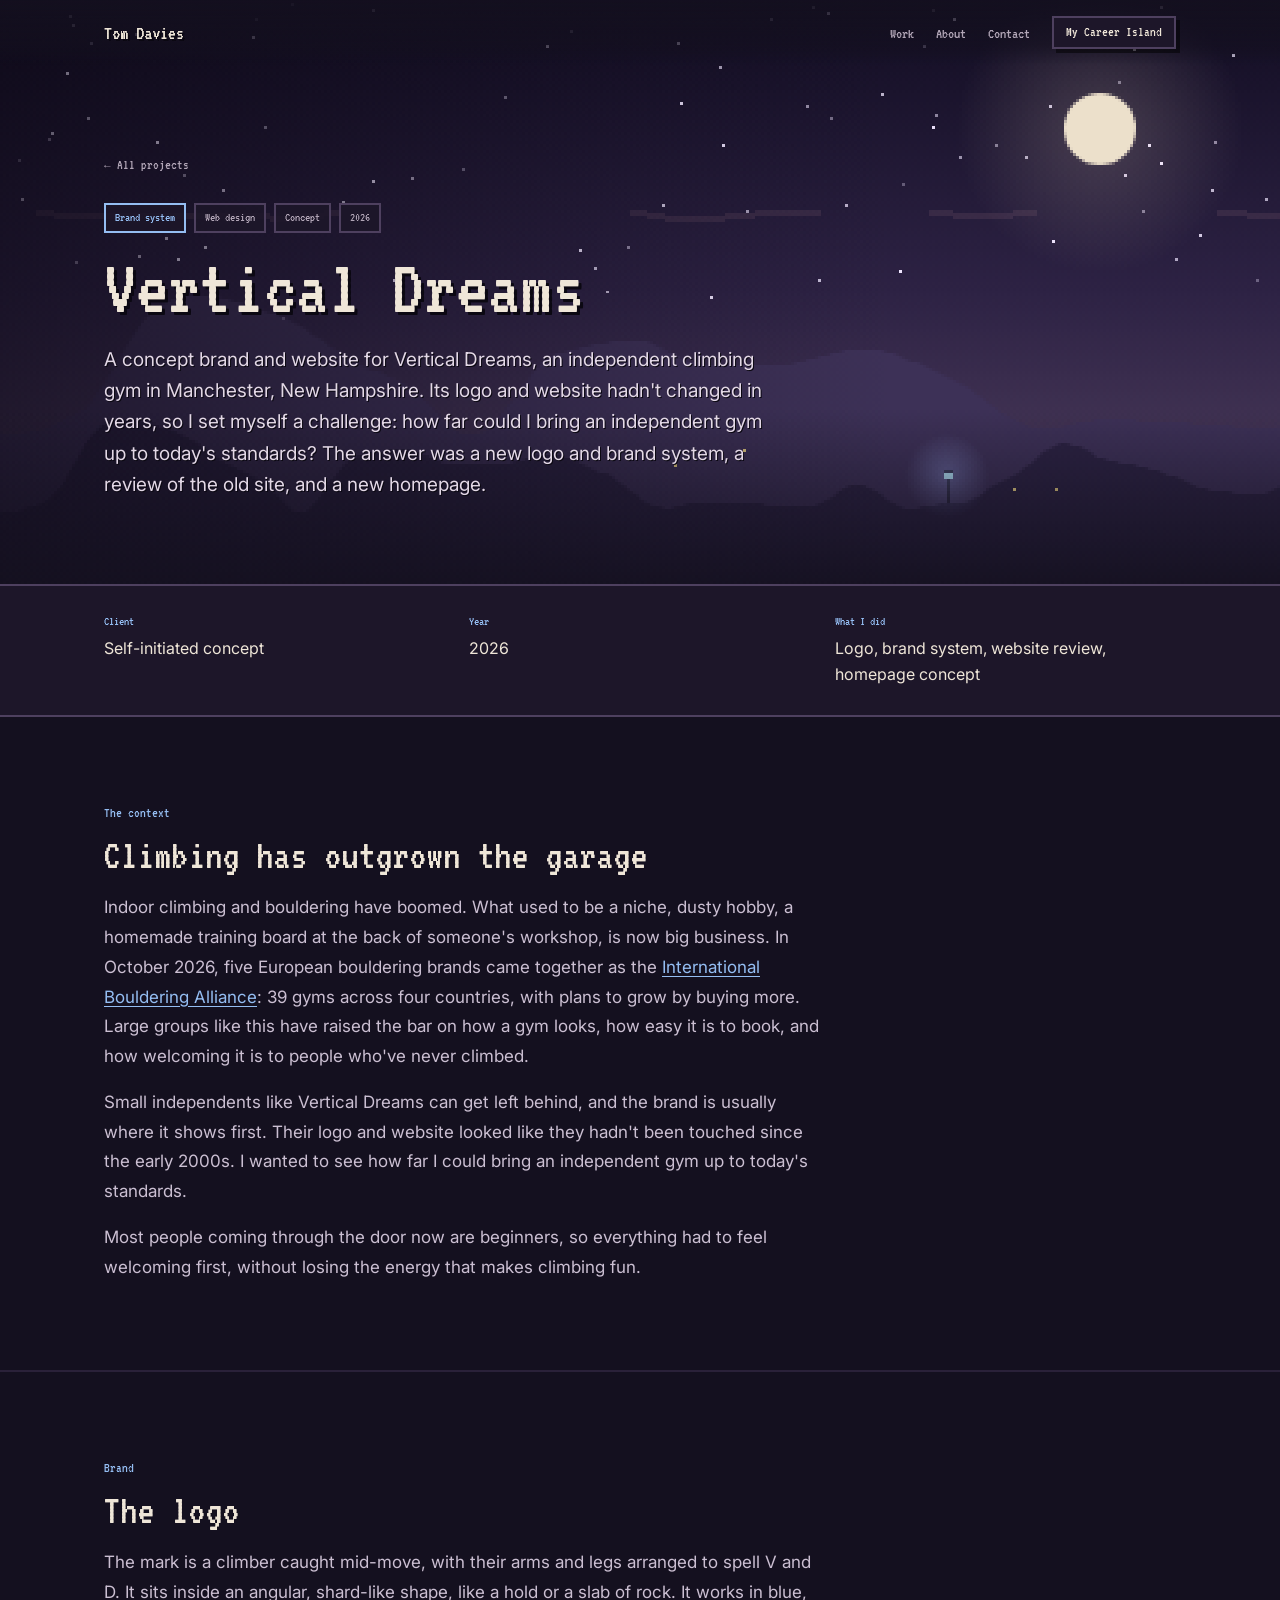
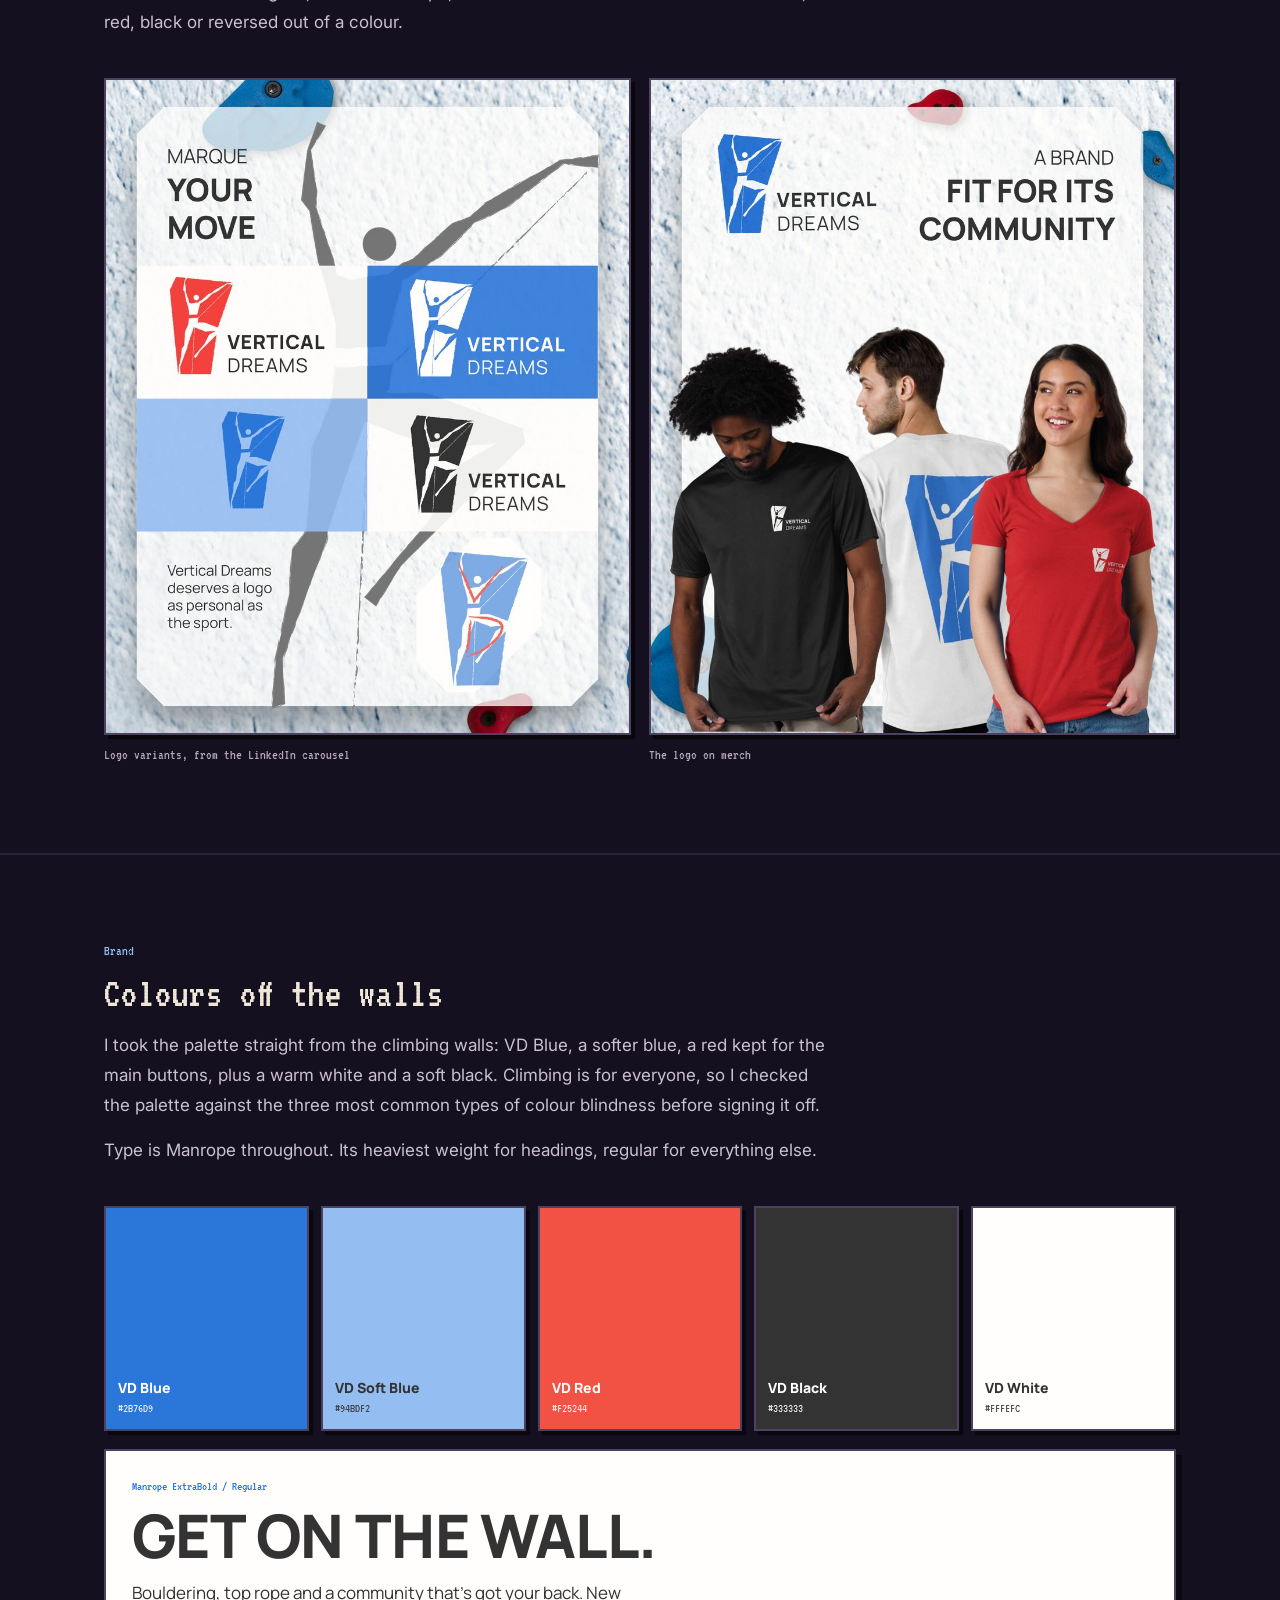
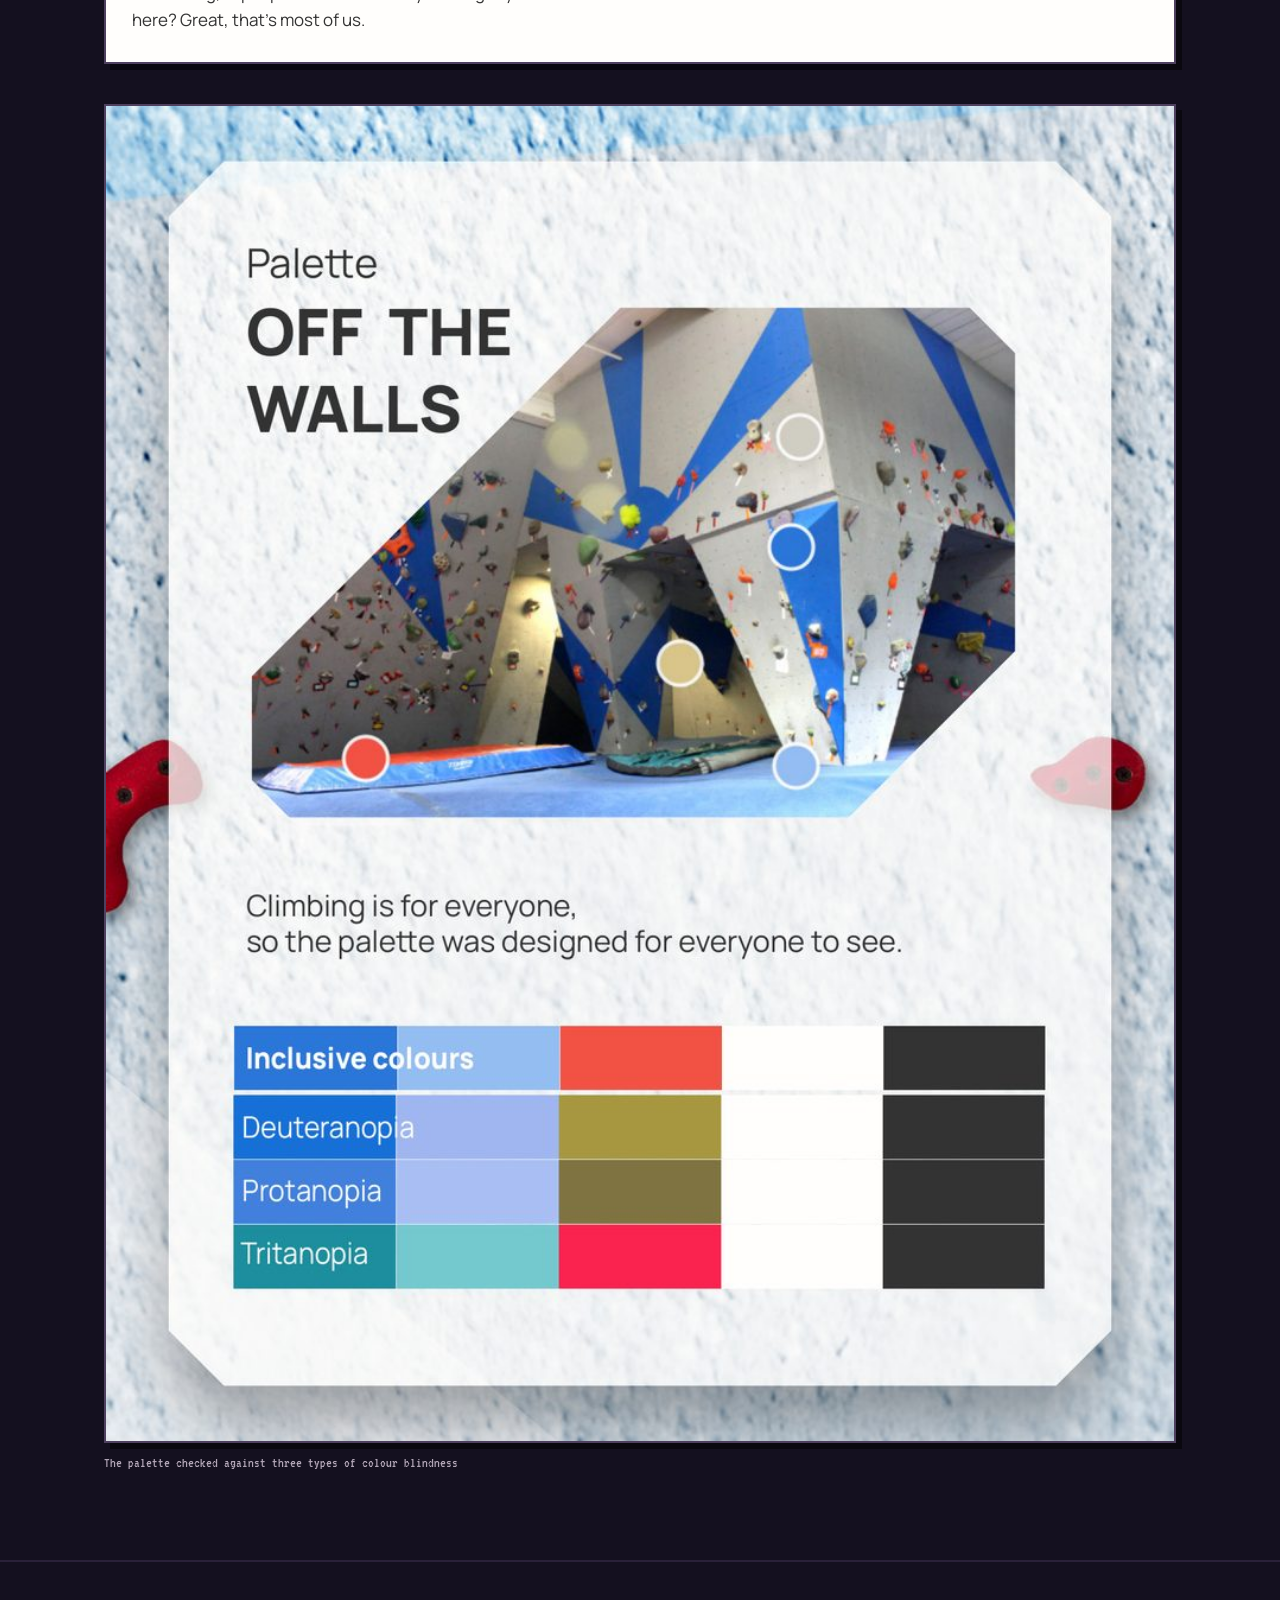
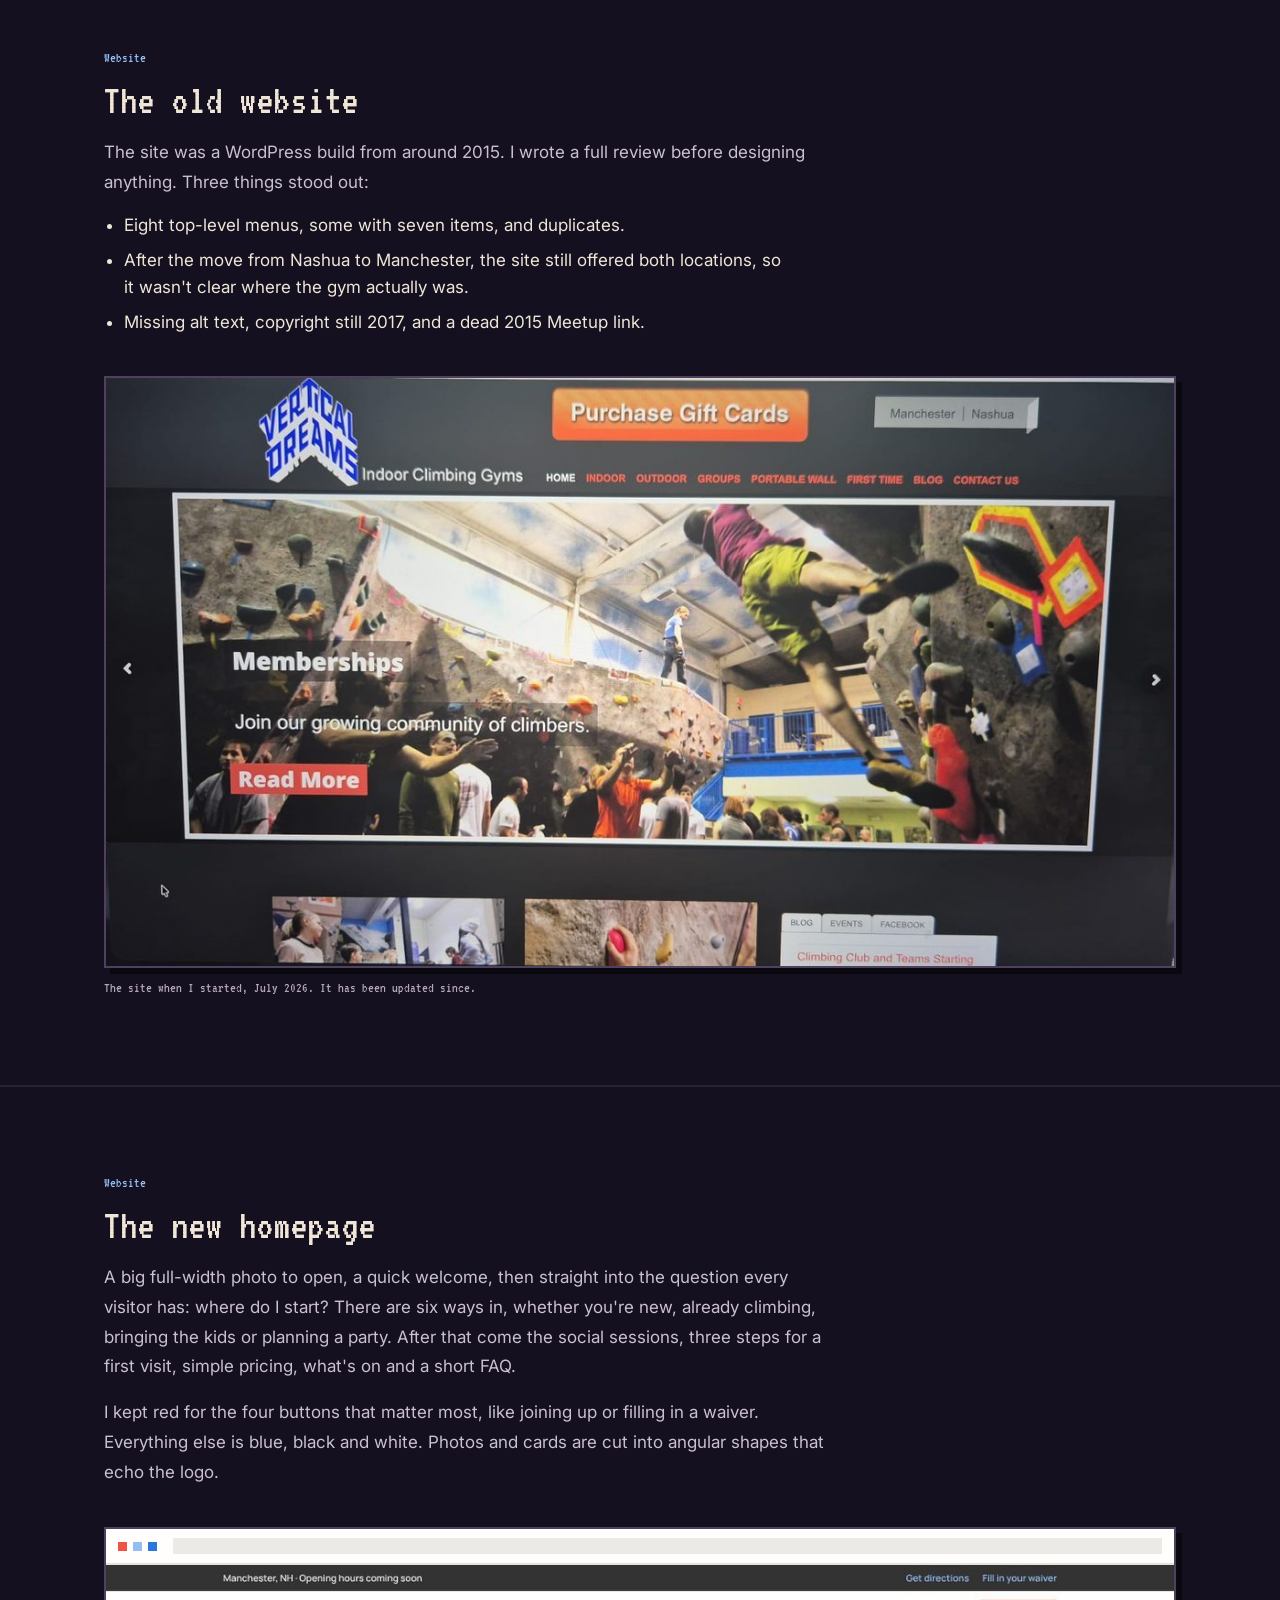
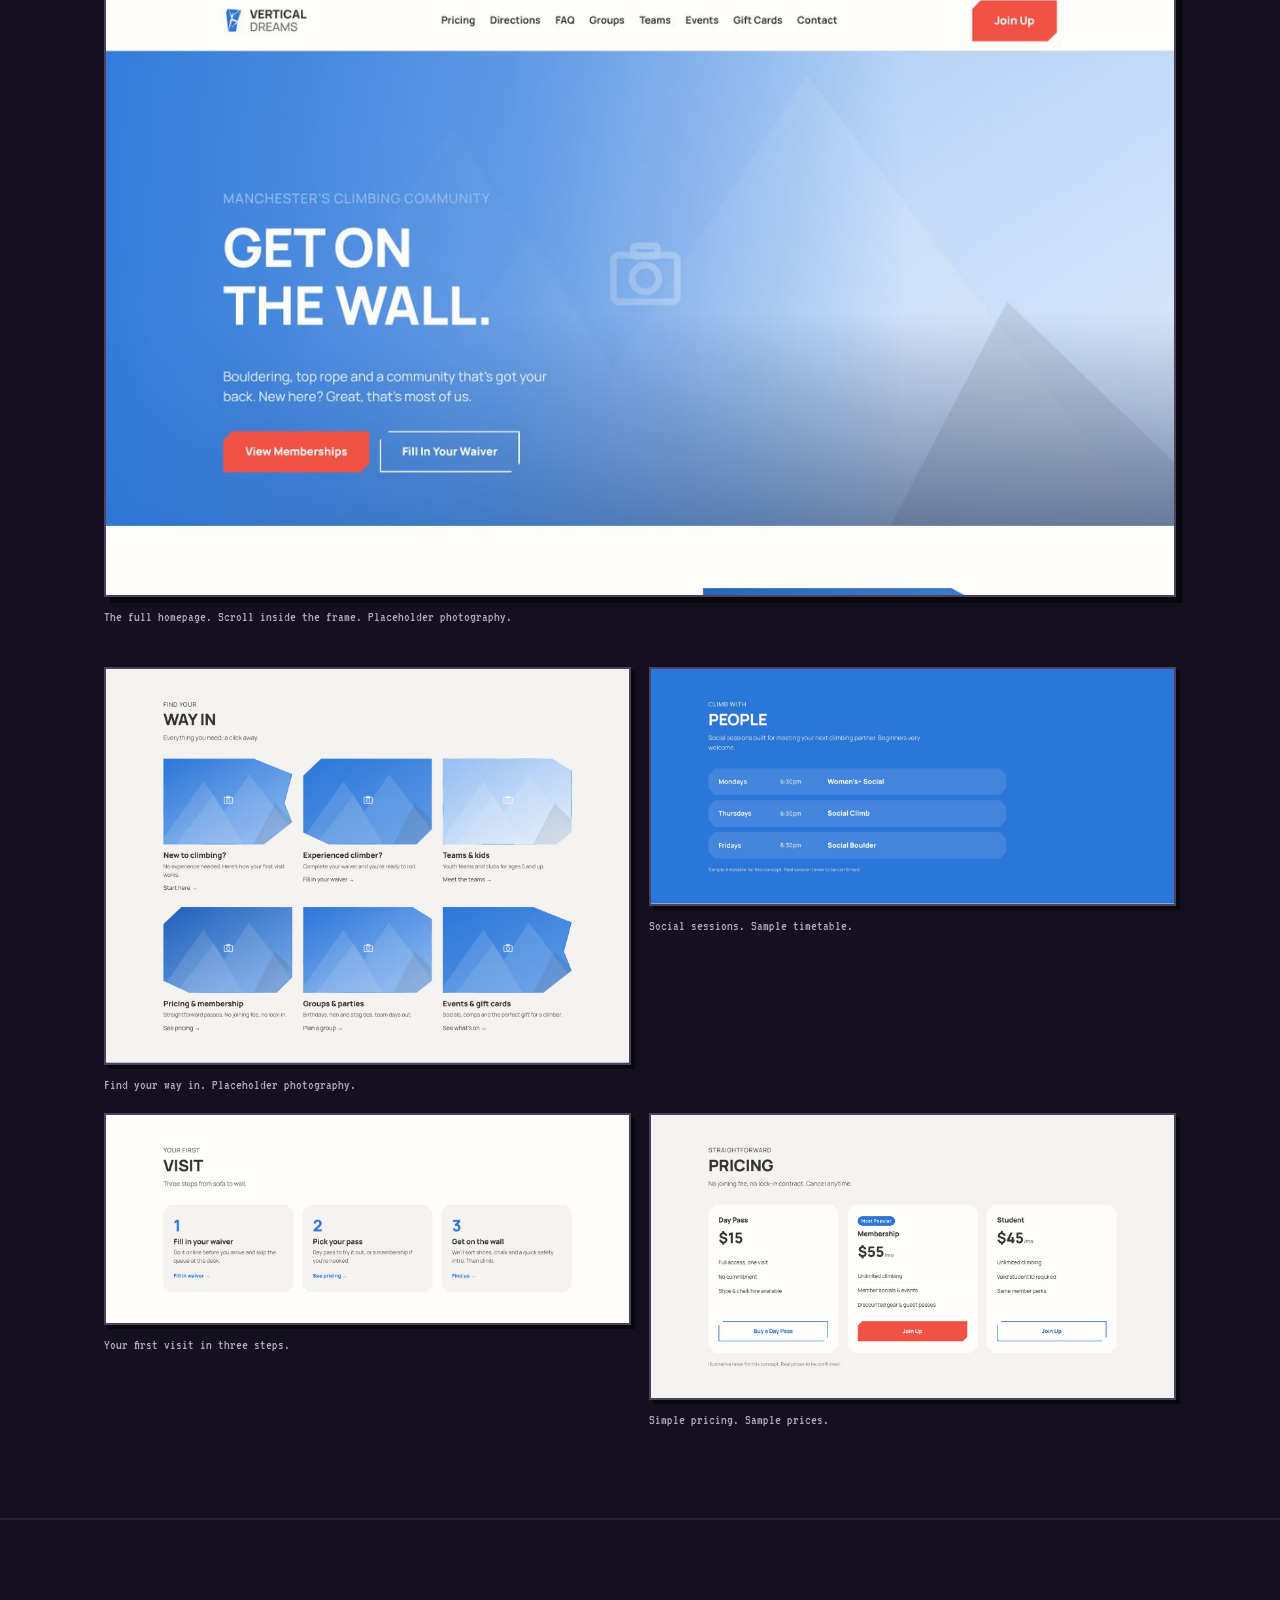
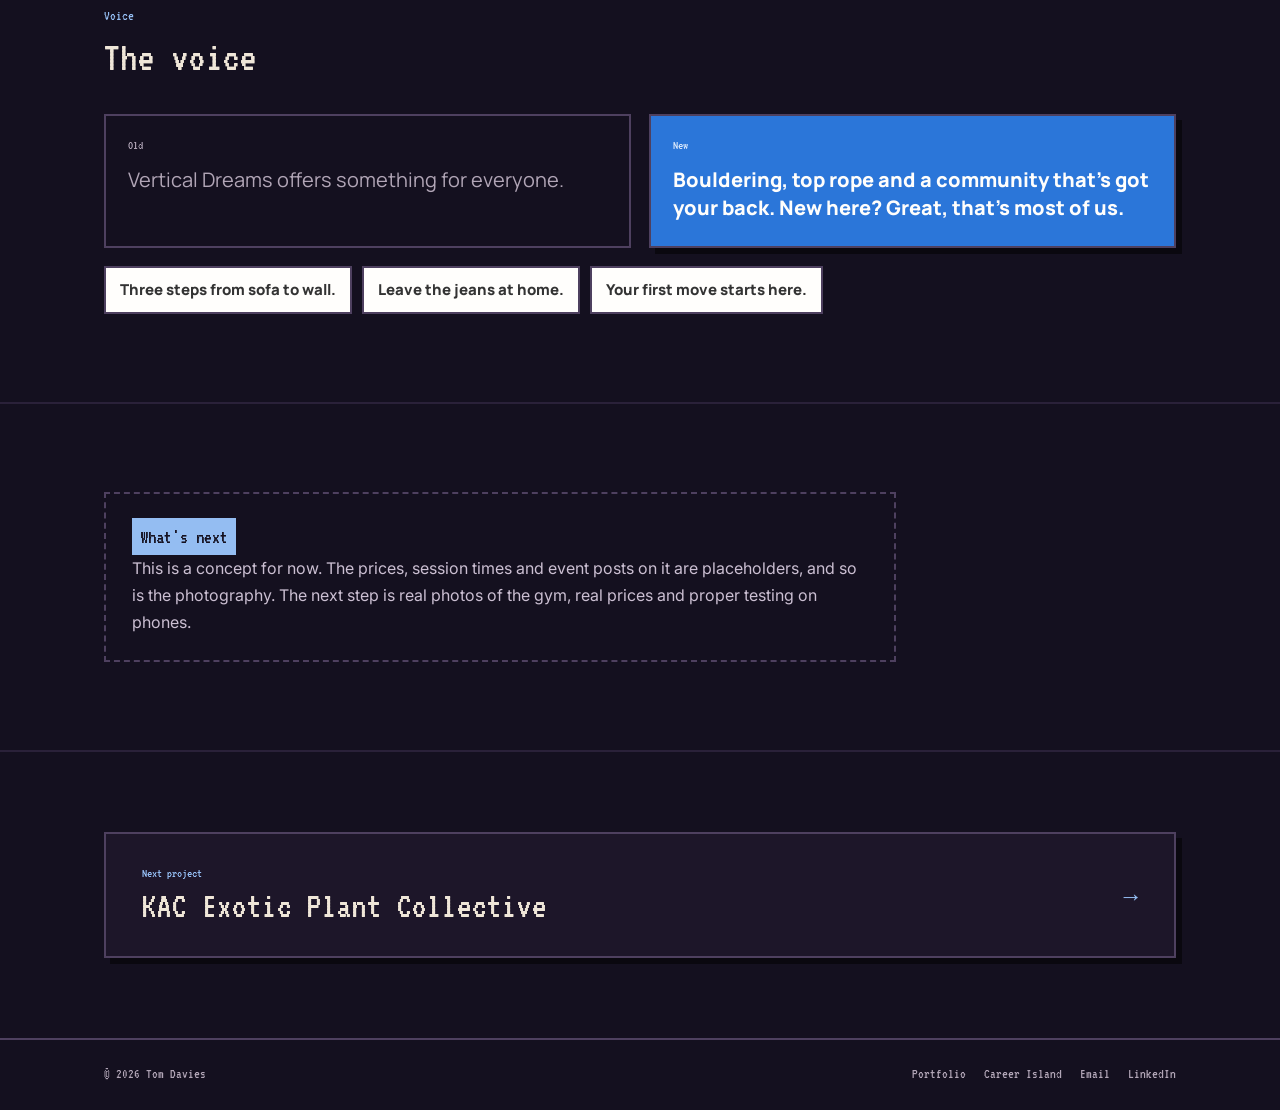
<file: proj-vertical-dreams.html>
<!DOCTYPE html><html lang="en"><head>
<meta charset="UTF-8"><meta name="viewport" content="width=device-width,initial-scale=1.0">
<title>Vertical Dreams, Tom Davies</title>
<meta name="description" content="A concept brand and website for Vertical Dreams, an independent climbing gym in Manchester, New Hampshire.">
<meta property="og:type" content="article">
<meta property="og:site_name" content="Tom Davies">
<meta property="og:title" content="Vertical Dreams, Tom Davies">
<meta property="og:description" content="A concept brand and website for Vertical Dreams, an independent climbing gym in Manchester, New Hampshire.">
<meta property="og:url" content="https://tdjdavies-hash.github.io/proj-vertical-dreams.html">
<meta property="og:image" content="https://tdjdavies-hash.github.io/images/covers/vertical-dreams.jpg">
<meta property="og:image:width" content="1280">
<meta property="og:image:height" content="720">
<meta name="twitter:card" content="summary_large_image">
<meta name="theme-color" content="#14101f">
<link rel="preconnect" href="https://fonts.googleapis.com">
<link rel="preconnect" href="https://fonts.gstatic.com" crossorigin>
<link href="https://fonts.googleapis.com/css2?family=Inter:wght@300;400;500;600&family=Manrope:wght@400;800&display=swap" rel="stylesheet">
<style>@font-face{font-family:"VT323";src:url(assets/fonts/vt323.woff2) format("woff2");font-display:swap;size-adjust:130%}</style>
<style>
*,*::before,*::after{box-sizing:border-box;margin:0;padding:0}
:root{
  --bg:#0C0B0A;--surface:#141210;--text:#F2EDE4;
  --text-muted:rgba(242,237,228,.50);--text-subtle:rgba(242,237,228,.28);
  --accent:#a67359;--accent-purple:#715378;--accent-teal:#3a6057;
  --border:rgba(242,237,228,.07);--border-mid:rgba(242,237,228,.12);
  --radius:6px;--radius-lg:10px;--ease:cubic-bezier(.4,0,.2,1);--t:.28s;
  --kac-cream:#F0EBE0;--kac-cream-mid:#E8E0D4;--kac-dark:#1A1612;
}
html{scroll-behavior:smooth;background:var(--bg)}
body{font-family:'Inter',system-ui,sans-serif;background:var(--bg);color:var(--text);line-height:1.6;font-weight:400;-webkit-font-smoothing:antialiased}
a{color:inherit}
.container{max-width:1160px;margin:0 auto;padding:0 40px}
@media(max-width:640px){.container{padding:0 20px}}

/* NAV */
nav{position:fixed;top:0;left:0;right:0;z-index:200;padding:20px 0;background:rgba(12,11,10,.90);backdrop-filter:blur(20px);border-bottom:1px solid var(--border)}
.nav-inner{display:flex;justify-content:space-between;align-items:center}
.nav-logo{font-family:var(--pixel);font-weight:400;font-size:.9rem;text-decoration:none;color:var(--text);letter-spacing:0}
.nav-links{display:flex;gap:32px;list-style:none}
.nav-links a{font-size:.82rem;color:var(--text-muted);text-decoration:none;transition:color var(--t) var(--ease)}
.nav-links a:hover{color:var(--text)}

/* HERO */
.proj-hero{padding:110px 0 72px;border-bottom:1px solid var(--border)}
.back-link{display:inline-flex;align-items:center;gap:6px;font-size:.78rem;color:var(--text-subtle);text-decoration:none;margin-bottom:36px;letter-spacing:.03em;transition:color var(--t) var(--ease)}
.back-link:hover{color:var(--text-muted)}
.proj-tags{display:flex;gap:7px;flex-wrap:wrap;margin-bottom:18px}
.proj-tag{font-size:.65rem;font-weight:500;letter-spacing:.1em;text-transform:uppercase;padding:4px 11px;border-radius:0;border:1px solid var(--border-mid);color:var(--text-subtle)}
.proj-tag-accent{border-color:rgba(166,115,89,.5);color:var(--accent)}
.proj-title{font-family:var(--pixel);font-weight:400;font-size:clamp(2.8rem,6.5vw,6.5rem);line-height:1;letter-spacing:0;color:var(--text);margin-bottom:18px}
.proj-sub{font-size:.95rem;color:var(--text-muted);max-width:580px;line-height:1.75}

/* META BAR */
.meta-bar{padding:32px 0;border-bottom:1px solid var(--border)}
.meta-grid{display:grid;grid-template-columns:repeat(4,1fr);gap:24px}
@media(max-width:640px){.meta-grid{grid-template-columns:repeat(2,1fr)}}
.meta-label{font-size:.65rem;font-weight:500;letter-spacing:.12em;text-transform:uppercase;color:var(--text-subtle);margin-bottom:5px}
.meta-value{font-size:.88rem;color:var(--text)}

/* SECTIONS */
.proj-section{padding:72px 0;border-bottom:1px solid var(--border)}
.sec-label{font-size:.68rem;font-weight:500;letter-spacing:.14em;text-transform:uppercase;color:var(--text-subtle);margin-bottom:16px}
.sec-head{font-family:var(--pixel);font-weight:400;font-size:clamp(1.6rem,3vw,2.4rem);letter-spacing:0;color:var(--text);margin-bottom:16px}
.sec-body{font-size:.92rem;color:var(--text-muted);line-height:1.8;max-width:640px}

/* BRAND IDENTITY */
.brand-id-grid{display:grid;grid-template-columns:1fr 1fr;gap:20px;margin-top:32px}
@media(max-width:700px){.brand-id-grid{grid-template-columns:1fr}}
.brand-logo-panel{background:var(--kac-cream);border-radius:0;padding:48px;display:flex;flex-direction:column;align-items:center;justify-content:center;gap:24px}
.brand-logo-panel img{max-width:280px;width:100%;height:auto}
.brand-tagline{font-family:'Josefin Sans',sans-serif;font-size:.72rem;letter-spacing:.2em;text-transform:uppercase;color:#a67359;text-align:center}
.brand-palette-panel{display:flex;flex-direction:column;gap:14px}
.palette-swatch-row{display:grid;grid-template-columns:repeat(3,1fr);gap:12px}
.swatch{border-radius:0;padding:24px 16px 16px;display:flex;flex-direction:column;justify-content:flex-end;min-height:110px}
.swatch-label{font-size:.68rem;font-weight:600;letter-spacing:.06em;text-transform:uppercase}
.swatch-hex{font-size:.7rem;opacity:.7;margin-top:2px}
.brand-values-row{display:grid;grid-template-columns:repeat(3,1fr);gap:12px}
.brand-val{background:var(--surface);border:1px solid var(--border);border-radius:0;padding:18px 16px}
.brand-val-title{font-family:'Josefin Sans',sans-serif;font-size:.68rem;letter-spacing:.14em;text-transform:uppercase;color:var(--accent);margin-bottom:6px;font-weight:600}
.brand-val-body{font-size:.78rem;color:var(--text-muted);line-height:1.6}

/* BROWSER FRAME */
.browser-frame{border-radius:var(--radius-lg);overflow:hidden;border:1px solid var(--border-mid);box-shadow:0 32px 80px rgba(0,0,0,.55)}
.browser-chrome{background:#2A2624;padding:12px 16px;display:flex;align-items:center;gap:10px}
.browser-dots{display:flex;gap:5px}
.browser-dot{width:10px;height:10px;border-radius:50%}
.browser-dot-r{background:#FF5F57}.browser-dot-y{background:#FFBD2E}.browser-dot-g{background:#28C840}
.browser-bar{flex:1;background:#1A1816;border-radius:20px;padding:5px 14px;font-size:.72rem;color:rgba(242,237,228,.3);font-family:'Inter',sans-serif}

/* KAC STORE */

/* Store hero */

/* Product grid */
.badge-new{background:#3a6057;color:white}
.badge-rare{background:#715378;color:white}
.badge-best{background:#a67359;color:white}

/* Editorial strip */

/* Store footer strip */

/* Strategy panels */
.strategy-grid{display:grid;grid-template-columns:1fr 1fr;gap:20px;margin-top:32px}
@media(max-width:700px){.strategy-grid{grid-template-columns:1fr}}
.strategy-leaf-panel{background:#3a6057;border-radius:0;padding:48px;display:flex;flex-direction:column;align-items:center;justify-content:center;gap:20px;min-height:260px}
.strategy-leaf-panel img{max-width:150px;width:100%;height:auto}
.strategy-pillars{display:flex;flex-direction:column;gap:14px}
.strategy-pillar{background:var(--surface);border:1px solid var(--border);border-radius:0;padding:20px 22px}
.strategy-pillar-title{font-family:'Josefin Sans',sans-serif;font-size:.68rem;letter-spacing:.14em;text-transform:uppercase;margin-bottom:6px;font-weight:600}
.strategy-pillar-body{font-size:.84rem;color:var(--text-muted);line-height:1.6}

/* NEXT / FOOTER */
.next-section{padding:72px 0}
.next-link{display:flex;align-items:center;justify-content:space-between;text-decoration:none;padding:40px 48px;background:var(--surface);border-radius:0;border:1px solid var(--border);transition:border-color var(--t) var(--ease),transform var(--t) var(--ease),box-shadow var(--t) var(--ease)}
.next-link:hover{border-color:var(--border-mid);transform:translateY(-3px);box-shadow:0 20px 48px rgba(0,0,0,.4)}
.next-label{font-size:.68rem;font-weight:500;letter-spacing:.12em;text-transform:uppercase;color:var(--text-subtle);margin-bottom:8px}
.next-title{font-family:var(--pixel);font-weight:400;font-size:clamp(1.4rem,2.5vw,2rem);letter-spacing:0;color:var(--text)}
.next-arr{font-size:1.5rem;color:var(--text-subtle);transition:transform var(--t) var(--ease)}
.next-link:hover .next-arr{transform:translateX(5px)}
footer{padding:28px 0;border-top:1px solid var(--border)}
.footer-inner{display:flex;align-items:center;justify-content:space-between}
.footer-copy,.footer-link{font-size:.76rem;color:var(--text-subtle)}
.footer-right{display:flex;gap:20px}
.footer-link{text-decoration:none;transition:color var(--t) var(--ease)}
.footer-link:hover{color:var(--text-muted)}
.reveal{opacity:0;transform:translateY(28px);transition:opacity .7s var(--ease),transform .7s var(--ease)}
.reveal.visible{opacity:1;transform:translateY(0)}
</style>
<link rel="stylesheet" href="assets/project.css">
<style>:root{--acc:#94BDF2}
.vd-sw{display:grid;grid-template-columns:repeat(5,1fr);gap:12px;margin-top:40px}
.vd-sw div{aspect-ratio:1/1.1;border:2px solid var(--line);box-shadow:var(--shadow-s);display:flex;flex-direction:column;justify-content:flex-end;padding:12px;font-family:'Manrope',sans-serif}
.vd-sw b{font-weight:800;font-size:14px;line-height:1.2}
.vd-sw code{font-family:var(--pixel);font-size:10px;margin-top:4px;opacity:.85}
@media (max-width:760px){.vd-sw{grid-template-columns:repeat(2,1fr)}.vd-sw div{aspect-ratio:auto;min-height:96px}}
.vd-type{margin-top:18px;background:#FFFEFC;color:#333;border:2px solid var(--line);box-shadow:var(--shadow);padding:28px 26px;font-family:'Manrope',sans-serif}
.vd-type .k{font-family:var(--pixel);font-size:10px;color:#2B76D9;margin:0 0 10px}
.vd-type .h{font-weight:800;font-size:clamp(34px,6vw,60px);line-height:1;letter-spacing:-.01em;margin:0 0 14px}
.vd-type .b{font-weight:400;font-size:17px;line-height:1.6;max-width:52ch;margin:0}
.vd-browser{margin-top:40px;border:2px solid var(--line);box-shadow:var(--shadow);background:#FFFEFC}
.vd-browser .bar{display:flex;align-items:center;gap:6px;padding:9px 12px;background:#FFFEFC;border-bottom:2px solid #e6e3dd}
.vd-browser .bar i{width:9px;height:9px;display:block}
.vd-browser .bar span{flex:1;margin-left:10px;background:#eceae6;height:16px}
.vd-browser .scroll{height:min(70vh,640px);overflow-y:auto;overscroll-behavior:contain}
.vd-browser img{display:block;width:100%;height:auto}
.vd-cap{font-family:var(--pixel);font-size:11px;color:var(--muted);margin-top:12px}
.vd-voice{display:grid;grid-template-columns:1fr 1fr;gap:18px;margin-top:36px}
.vd-voice div{border:2px solid var(--line);padding:22px 22px 24px;font-family:'Manrope',sans-serif}
.vd-voice .old{background:transparent;color:var(--muted)}
.vd-voice .new{background:#2B76D9;color:#FFFEFC;box-shadow:var(--shadow)}
.vd-voice .t{font-family:var(--pixel);font-size:10px;display:block;margin-bottom:12px}
.vd-voice .new .t{color:#d4e4fa}
.vd-voice p{margin:0;font-size:20px;line-height:1.4;font-weight:800}
.vd-voice .old p{font-weight:400}
@media (max-width:760px){.vd-voice{grid-template-columns:1fr}}
.prose a{color:var(--acc);text-decoration:underline;text-underline-offset:3px}
.vd-list{margin:14px 0 0;padding-left:20px;max-width:62ch;color:inherit}
.vd-list li{margin:0 0 8px;line-height:1.6}
.note .label-tag{color:#14101f !important}
@media (max-width:760px){.gallery.vd-gal{grid-template-columns:1fr}}
.vd-gal{align-items:start}
.vd-lines{display:flex;flex-wrap:wrap;gap:10px;margin-top:18px;list-style:none;padding:0}
.vd-lines li{font-family:'Manrope',sans-serif;font-weight:800;font-size:15px;background:#FFFEFC;color:#333;padding:10px 14px;border:2px solid var(--line)}
</style>
</head><body>

<header class="site-nav"><div class="container">
  <a class="brand" href="index.html">Tom Davies</a>
  <ul>
    <li><a href="index.html#work">Work</a></li>
    <li class="hide-s"><a href="index.html#about">About</a></li>
    <li class="hide-s"><a href="index.html#contact">Contact</a></li>
    <li><a class="btn" href="island.html">My Career Island</a></li>
  </ul>
</div></header>

<section class="proj-hero">
  <canvas class="proj-sky" aria-hidden="true"></canvas>
  <div class="container">
    <a href="index.html" class="back-link">← All projects</a>
    <div class="proj-tags"><span class="proj-tag proj-tag-accent">Brand system</span><span class="proj-tag">Web design</span><span class="proj-tag">Concept</span><span class="proj-tag">2026</span></div>
    <h1 class="proj-title">Vertical Dreams</h1>
    <p class="proj-sub">A concept brand and website for Vertical Dreams, an independent climbing gym in Manchester, New Hampshire. Its logo and website hadn't changed in years, so I set myself a challenge: how far could I bring an independent gym up to today's standards? The answer was a new logo and brand system, a review of the old site, and a new homepage.</p>
  </div>
</section>
<section class="meta-bar">
  <div class="container"><div class="meta-grid three"><div><p class="meta-label">Client</p><p class="meta-value">Self-initiated concept</p></div><div><p class="meta-label">Year</p><p class="meta-value">2026</p></div><div><p class="meta-label">What I did</p><p class="meta-value">Logo, brand system, website review, homepage concept</p></div></div></div>
</section>

<section class="proj-section reveal ">
  <div class="container">
    <p class="sec-label">The context</p>
    <h2 class="sec-head">Climbing has outgrown the garage</h2>
    <div class="prose"><p>Indoor climbing and bouldering have boomed. What used to be a niche, dusty hobby, a homemade training board at the back of someone's workshop, is now big business. In October 2026, five European bouldering brands came together as the <a href="https://www.verlinvest.com/insights/our-investment-in-the-international-bouldering-alliance/" target="_blank" rel="noopener">International Bouldering Alliance</a>: 39 gyms across four countries, with plans to grow by buying more. Large groups like this have raised the bar on how a gym looks, how easy it is to book, and how welcoming it is to people who've never climbed.</p><p>Small independents like Vertical Dreams can get left behind, and the brand is usually where it shows first. Their logo and website looked like they hadn't been touched since the early 2000s. I wanted to see how far I could bring an independent gym up to today's standards.</p><p>Most people coming through the door now are beginners, so everything had to feel welcoming first, without losing the energy that makes climbing fun.</p></div>

  </div>
</section>

<section class="proj-section reveal ">
  <div class="container">
    <p class="sec-label">Brand</p>
    <h2 class="sec-head">The logo</h2>
    <div class="prose"><p>The mark is a climber caught mid-move, with their arms and legs arranged to spell V and D. It sits inside an angular, shard-like shape, like a hold or a slab of rock. It works in blue, red, black or reversed out of a colour.</p></div>
    <div class="gallery vd-gal" style="--cols:2"><figure><img src="images/vd/slide-logo.jpg" alt="Vertical Dreams logo shown in blue, red, black and reversed" loading="lazy"><figcaption class="vd-cap">Logo variants, from the LinkedIn carousel</figcaption></figure><figure><img src="images/vd/slide-merch.jpg" alt="The Vertical Dreams logo applied to merchandise" loading="lazy"><figcaption class="vd-cap">The logo on merch</figcaption></figure></div>

  </div>
</section>

<section class="proj-section reveal ">
  <div class="container">
    <p class="sec-label">Brand</p>
    <h2 class="sec-head">Colours off the walls</h2>
    <div class="prose"><p>I took the palette straight from the climbing walls: VD Blue, a softer blue, a red kept for the main buttons, plus a warm white and a soft black. Climbing is for everyone, so I checked the palette against the three most common types of colour blindness before signing it off.</p><p>Type is Manrope throughout. Its heaviest weight for headings, regular for everything else.</p></div>
    <div class="vd-sw"><div style="background:#2B76D9;color:#FFFEFC"><b>VD Blue</b><code>#2B76D9</code></div><div style="background:#94BDF2;color:#333333"><b>VD Soft Blue</b><code>#94BDF2</code></div><div style="background:#F25244;color:#FFFEFC"><b>VD Red</b><code>#F25244</code></div><div style="background:#333333;color:#FFFEFC"><b>VD Black</b><code>#333333</code></div><div style="background:#FFFEFC;color:#333333"><b>VD White</b><code>#FFFEFC</code></div></div>
    <div class="vd-type"><p class="k">Manrope ExtraBold / Regular</p><p class="h">GET ON THE WALL.</p><p class="b">Bouldering, top rope and a community that's got your back. New here? Great, that's most of us.</p></div>
    <figure class="figure"><img src="images/vd/slide-palette.jpg" alt="The Vertical Dreams palette checked for deuteranopia, protanopia and tritanopia" loading="lazy"><figcaption>The palette checked against three types of colour blindness</figcaption></figure>

  </div>
</section>

<section class="proj-section reveal ">
  <div class="container">
    <p class="sec-label">Website</p>
    <h2 class="sec-head">The old website</h2>
    <div class="prose"><p>The site was a WordPress build from around 2015. I wrote a full review before designing anything. Three things stood out:</p></div>
    <div class="prose"><ul class="vd-list"><li>Eight top-level menus, some with seven items, and duplicates.</li><li>After the move from Nashua to Manchester, the site still offered both locations, so it wasn't clear where the gym actually was.</li><li>Missing alt text, copyright still 2017, and a dead 2015 Meetup link.</li></ul></div>
    <figure class="figure"><img src="images/vd/old-site.jpg" alt="The old Vertical Dreams homepage, with a dark background, photo slider and orange gift card button" loading="lazy"><figcaption>The site when I started, July 2026. It has been updated since.</figcaption></figure>

  </div>
</section>

<section class="proj-section reveal ">
  <div class="container">
    <p class="sec-label">Website</p>
    <h2 class="sec-head">The new homepage</h2>
    <div class="prose"><p>A big full-width photo to open, a quick welcome, then straight into the question every visitor has: where do I start? There are six ways in, whether you're new, already climbing, bringing the kids or planning a party. After that come the social sessions, three steps for a first visit, simple pricing, what's on and a short FAQ.</p><p>I kept red for the four buttons that matter most, like joining up or filling in a waiver. Everything else is blue, black and white. Photos and cards are cut into angular shapes that echo the logo.</p></div>
    <div class="vd-browser"><div class="bar"><i style="background:#F25244"></i><i style="background:#94BDF2"></i><i style="background:#2B76D9"></i><span></span></div><div class="scroll" tabindex="0" aria-label="Full homepage concept, scrollable"><img src="images/vd/home-full.jpg" alt="The full Vertical Dreams homepage concept, from hero to footer" loading="eager" width="1200" height="5371"></div></div>
    <p class="vd-cap">The full homepage. Scroll inside the frame. Placeholder photography.</p>
    <div class="gallery vd-gal" style="--cols:2"><figure><img src="images/vd/home-way-in.jpg" alt="Six cards for finding your way in: new to climbing, experienced, teams and kids, pricing, groups, events" loading="lazy"><figcaption class="vd-cap">Find your way in. Placeholder photography.</figcaption></figure><figure><img src="images/vd/home-sessions.jpg" alt="A blue band listing weekly social sessions" loading="lazy"><figcaption class="vd-cap">Social sessions. Sample timetable.</figcaption></figure><figure><img src="images/vd/home-steps.jpg" alt="Three numbered steps for a first visit: waiver, pass, wall" loading="lazy"><figcaption class="vd-cap">Your first visit in three steps.</figcaption></figure><figure><img src="images/vd/home-pricing.jpg" alt="Three pricing cards: Day Pass, Membership and Student" loading="lazy"><figcaption class="vd-cap">Simple pricing. Sample prices.</figcaption></figure></div>

  </div>
</section>

<section class="proj-section reveal ">
  <div class="container">
    <p class="sec-label">Voice</p>
    <h2 class="sec-head">The voice</h2>
    <div class="vd-voice"><div class="old"><span class="t">Old</span><p>Vertical Dreams offers something for everyone.</p></div><div class="new"><span class="t">New</span><p>Bouldering, top rope and a community that's got your back. New here? Great, that's most of us.</p></div></div>
    <ul class="vd-lines"><li>Three steps from sofa to wall.</li><li>Leave the jeans at home.</li><li>Your first move starts here.</li></ul>

  </div>
</section>

<section class="proj-section reveal ">
  <div class="container">
    <div class="note"><p class="label-tag">What's next</p><div class="prose"><p>This is a concept for now. The prices, session times and event posts on it are placeholders, and so is the photography. The next step is real photos of the gym, real prices and proper testing on phones.</p></div></div>

  </div>
</section>

<section class="next-section reveal">
  <div class="container">
    <a href="proj-kac-plants.html" class="next-link">
      <div><p class="next-label">Next project</p><h3 class="next-title">KAC Exotic Plant Collective</h3></div>
      <span class="next-arr">→</span>
    </a>
  </div>
</section>

<footer class="site-footer"><div class="container">
  <span>© 2026 Tom Davies</span>
  <div class="links"><a href="index.html">Portfolio</a><a href="island.html">Career Island</a><a href="mailto:tdjdavies@gmail.com">Email</a><a href="https://www.linkedin.com/in/tomdaviesdesign/" target="_blank" rel="noopener">LinkedIn</a></div>
</div></footer>

<script>
const io = new IntersectionObserver(entries => {
  entries.forEach(e => { if(e.isIntersecting){ e.target.classList.add('visible'); io.unobserve(e.target); }});
}, {threshold:.12});
document.querySelectorAll('.reveal').forEach(el => io.observe(el));
</script>
<script src="assets/project.js" defer></script>
</body></html>
</file>
<file: assets/project.css>
/* ==========================================================================
   Tom Davies: shared project page styles ("the island look")
   Loaded after each page's own <style>, so these rules win.
   Per-page accent: set --acc on :root in the page.
   ========================================================================== */
:root{
  --night:#14101f; --dusk:#1d1629; --plum:#2d2244; --violet:#5b4566; --mist:#8f6c7d;
  --ink:#efe6d8; --soft:#ddd2e0; --muted:#b1a5b6; --line:#4e405f; --lamp:#e0a458; --lamp-ink:#1b1426; --moss:#3d5a3c;
  --pixel:"VT323","Courier New",monospace;
  --sans:Inter,system-ui,-apple-system,"Segoe UI",Roboto,Helvetica,Arial,sans-serif;
  --acc:var(--lamp);
  /* map the old page tokens onto the island palette */
  --bg:var(--night); --surface:var(--dusk); --surface-2:#251c35; --surface2:#251c35;
  --text:var(--ink); --text-muted:#cbbfd2; --text-subtle:var(--muted);
  --border:#2f2541; --border-mid:var(--line);
  --accent:var(--acc);
  --radius:0; --radius-lg:0;
  --shadow:6px 6px 0 rgba(0,0,0,.5); --shadow-s:4px 4px 0 rgba(0,0,0,.5);
  color-scheme:dark;
}
html{background:var(--night)}
body{background:var(--night);color:var(--ink);font-family:var(--sans);font-size:17px;line-height:1.6}
:focus-visible{outline:2px solid var(--lamp);outline-offset:3px}
.container{max-width:1120px;padding:0 24px}
@media (max-width:640px){ .container{padding:0 16px} }
img{max-width:100%}

/* ---------- buttons (same as homepage and island) ---------- */
.btn{display:inline-block;font-family:var(--pixel);font-size:13px;line-height:1.2;text-decoration:none;color:var(--ink);background:var(--dusk);border:2px solid var(--line);box-shadow:var(--shadow-s);padding:11px 16px;cursor:pointer}
.btn:hover{border-color:var(--lamp)}
.btn:active{transform:translate(2px,2px);box-shadow:2px 2px 0 rgba(0,0,0,.5)}
.btn.lamp{background:var(--lamp);border-color:var(--lamp);color:var(--lamp-ink)}

/* ---------- nav (matches index.html) ---------- */
.site-nav{position:fixed;inset:0 0 auto 0;z-index:200;padding-top:env(safe-area-inset-top,0px);background:linear-gradient(rgba(20,16,31,.94),rgba(20,16,31,.6) 70%,rgba(20,16,31,0));border:0;backdrop-filter:none}
.site-nav .container{display:flex;align-items:center;justify-content:space-between;gap:16px;padding-top:16px;padding-bottom:16px}
.site-nav .brand{font-family:var(--pixel);font-size:16px;text-decoration:none;color:var(--ink);text-shadow:2px 2px 0 #0b0812}
.site-nav ul{display:flex;gap:22px;list-style:none;margin:0;padding:0;align-items:center}
.site-nav ul a{font-family:var(--pixel);font-size:12px;text-decoration:none;color:var(--muted)}
.site-nav ul a:hover{color:var(--lamp)}
.site-nav .btn{font-size:11px;padding:8px 12px;color:var(--ink)}
@media (max-width:640px){ .site-nav li.hide-s{display:none} .site-nav ul{gap:14px} }

/* ---------- hero ---------- */
.proj-hero{position:relative;overflow:hidden;padding:150px 0 84px;border-bottom:2px solid var(--line);background:var(--night);isolation:isolate}
.proj-hero .container{position:relative;z-index:2}
.proj-sky{position:absolute;inset:0;width:100%;height:100%;z-index:0;image-rendering:pixelated;image-rendering:crisp-edges;display:block}
.proj-hero .hero-image-wrap{z-index:1}
.proj-hero .hero-image-wrap::before{background:linear-gradient(to right,var(--night) 0%,rgba(20,16,31,.55) 40%,transparent 70%)}
.back-link{font-family:var(--pixel);font-size:11px;letter-spacing:0;color:var(--muted);margin-bottom:28px;text-decoration:none}
.back-link:hover{color:var(--lamp)}
.proj-tags{gap:8px;margin-bottom:22px}
.proj-tag{font-family:var(--pixel);font-size:10px;font-weight:400;letter-spacing:0;text-transform:none;border-radius:0;border:2px solid var(--line);background:rgba(29,22,41,.82);color:var(--muted);padding:5px 9px}
.proj-tag-accent{border-color:var(--acc);color:var(--acc)}
.proj-title{font-family:var(--pixel);font-weight:400;letter-spacing:0;font-size:clamp(32px,5.6vw,62px);line-height:1.08;margin-bottom:22px;text-shadow:3px 3px 0 #0b0812;color:var(--ink)}
.proj-sub{font-size:clamp(17px,1.6vw,19px);color:#e3d8e6;max-width:56ch;line-height:1.65;text-shadow:1px 1px 0 #0b0812}

/* ---------- meta bar ---------- */
.meta-bar{background:var(--dusk);border-bottom:2px solid var(--line);padding:28px 0}
.meta-label{font-family:var(--pixel);font-size:10px;font-weight:400;letter-spacing:0;text-transform:none;color:var(--acc);margin-bottom:6px}
.meta-value{font-size:16px;color:var(--ink)}

/* ---------- sections ---------- */
.proj-section{padding:88px 0;border-bottom:2px solid #2a2139}
.sec-label{font-family:var(--pixel);font-size:11px;font-weight:400;letter-spacing:0;text-transform:none;color:var(--acc);margin-bottom:14px}
.sec-head{font-family:var(--pixel);font-weight:400;letter-spacing:0;font-size:clamp(22px,3vw,32px);line-height:1.2;color:var(--ink);margin-bottom:18px}
.sec-body{font-size:17px;color:var(--text-muted);line-height:1.75;max-width:64ch}

/* ---------- panels and cards ---------- */
.process-card,.stat-card,.strategy-card,.type-card,.process-step,.deliverable-card,.video-card,
.brand-val,.strategy-pillar,.pouch-feature,.logo-card,.insta-post,.li-post{
  background:var(--dusk);border:2px solid var(--line);border-radius:0;box-shadow:var(--shadow)
}
.process-card:hover,.strategy-card:hover,.process-step:hover,.deliverable-card:hover{border-color:var(--acc)}
.stat-card{border-top-width:2px}
.swatch{border-radius:0;border:2px solid var(--line);box-shadow:var(--shadow-s)}
.step-num,.process-step-num,.strategy-days{font-family:var(--pixel);font-weight:400;letter-spacing:0;color:var(--acc);opacity:.45}
.step-title,.process-step-title,.strategy-title,.video-card-title,.deliverable-title,.pouch-feat-copy h3{font-family:var(--pixel);font-weight:400;letter-spacing:0;line-height:1.3;color:var(--ink)}
.stat-number,.stat-val{font-family:var(--pixel);font-weight:400;letter-spacing:0;line-height:1.1}
.step-list li,.strategy-list li{font-size:15px;color:var(--text-muted)}
.step-list li::before,.strategy-list li::before{content:"";width:6px;height:6px;top:.62em;background:var(--acc);opacity:1}
.process-item::before{content:"";width:6px;height:6px;margin-top:.55em;background:var(--acc)}
.process-step-label,.strategy-phase,.callout-tag,.video-card-tag,.type-label,.logo-name{font-family:var(--pixel);font-weight:400;letter-spacing:0;text-transform:none}
.video-card-tag,.callout-tag{border-radius:0 !important;border:2px solid var(--acc) !important;color:var(--acc)}
.process-step-label,.strategy-phase{color:var(--acc)}
.strategy-metric{border-top:2px solid var(--line);color:var(--acc)}
.logo-info,.type-weights-serif,.type-weights-sans{border-top:2px solid var(--line)}

/* ---------- images and media ---------- */
.visual-full,.visual-panel,.banner-wrap,.thumb-panel,.browser-frame,.video-embed-wrap,
.brand-logo-panel,.strategy-leaf-panel{border-radius:0;border:2px solid var(--line);box-shadow:var(--shadow)}
.video-card .video-embed-wrap{border:0;box-shadow:none;border-bottom:2px solid var(--line)}
.carousel-track-outer{border-radius:0}
.carousel-slide img{border-radius:0}
.carousel-btn{border-radius:0;border:2px solid var(--line);background:var(--dusk);color:var(--ink);box-shadow:var(--shadow-s);font-family:var(--pixel)}
.carousel-btn:hover{border-color:var(--acc);color:var(--acc)}
.carousel-dot{border-radius:0;width:8px;height:8px}
.carousel-dot.active{transform:none}
.carousel-counter{font-family:var(--pixel);font-size:10px;color:var(--muted)}
.thumb-play-btn{border-radius:0;background:var(--acc);color:var(--lamp-ink);box-shadow:var(--shadow-s)}

/* ---------- next project ---------- */
.next-section{padding:80px 0}
.next-link{background:var(--dusk);border:2px solid var(--line);border-radius:0;box-shadow:var(--shadow);padding:32px 36px;gap:20px}
.next-link:hover{border-color:var(--acc);transform:translate(-2px,-2px);box-shadow:8px 8px 0 rgba(0,0,0,.5)}
.next-label{font-family:var(--pixel);font-size:10px;font-weight:400;letter-spacing:0;text-transform:none;color:var(--acc)}
.next-title{font-family:var(--pixel);font-weight:400;letter-spacing:0;font-size:clamp(20px,2.6vw,28px);line-height:1.2;color:var(--ink)}
.next-arr{font-family:var(--pixel);color:var(--acc)}
@media (max-width:640px){ .next-link{padding:22px 20px} }

/* ---------- footer (matches index.html) ---------- */
.site-footer{border-top:2px solid var(--line);padding:26px 0 calc(26px + env(safe-area-inset-bottom,0px))}
.site-footer .container{display:flex;justify-content:space-between;gap:16px;flex-wrap:wrap;font-family:var(--pixel);font-size:11px;color:var(--muted)}
.site-footer .links{display:flex;gap:18px;flex-wrap:wrap}
.site-footer a{text-decoration:none;color:var(--muted)}
.site-footer a:hover{color:var(--lamp)}

/* ---------- motion ---------- */
@media (prefers-reduced-motion:reduce){
  html{scroll-behavior:auto}
  .reveal{opacity:1 !important;transform:none !important;transition:none !important}
  .carousel-track{transition:none !important}
  .next-link,.next-link:hover,.kac-product:hover .kac-product-img img{transform:none !important;transition:none !important}
}

/* ==========================================================================
   Rewrite components (October 2026)
   ========================================================================== */
.meta-grid.three{grid-template-columns:repeat(3,1fr)}
@media (max-width:640px){ .meta-grid.three{grid-template-columns:1fr 1fr} }
.prose{max-width:66ch}
.prose p{font-size:17px;color:var(--text-muted);line-height:1.75;margin:0 0 16px}
.prose p:last-child{margin-bottom:0}
.prose b,.prose strong{color:var(--ink);font-weight:600}
.split{display:grid;grid-template-columns:1.1fr 1fr;gap:48px;align-items:start}
@media (max-width:860px){ .split{grid-template-columns:1fr;gap:32px} }

/* numbers strip: real figures only */
.numbers{background:var(--dusk);border-bottom:2px solid var(--line)}
.numbers .container{display:grid;grid-template-columns:repeat(auto-fit,minmax(170px,1fr))}
.numbers .n{padding:26px 22px 26px 0}
.numbers b{display:block;font-family:var(--pixel);font-weight:400;font-size:clamp(24px,3vw,36px);line-height:1.1;color:var(--acc);margin-bottom:6px}
.numbers span{font-size:15px;color:var(--text-muted);line-height:1.4;display:block}

/* a path of steps, like the island's path */
.path{list-style:none;display:grid;grid-template-columns:repeat(var(--n,3),1fr);gap:0;margin:44px 0 0;padding:0;position:relative}
.path::before{content:"";position:absolute;left:0;right:0;top:8px;border-top:2px dashed var(--line)}
.path li{position:relative;padding:36px 26px 0 0}
.path li::before{content:"";position:absolute;left:0;top:0;width:18px;height:18px;background:var(--acc);box-shadow:3px 3px 0 rgba(0,0,0,.5)}
.path h3{font-family:var(--pixel);font-weight:400;font-size:14px;line-height:1.35;color:var(--ink);margin:0 0 10px}
.path p{font-size:15px;color:var(--text-muted);line-height:1.65;margin:0}
.path .goal{font-family:var(--pixel);font-size:11px;color:var(--acc);margin-top:12px}
@media (max-width:760px){
  .path{grid-template-columns:1fr;gap:28px}
  .path::before{left:8px;right:auto;top:0;bottom:0;border-top:0;border-left:2px dashed var(--line)}
  .path li{padding:0 0 0 38px}
}

/* figures and galleries */
.figure{margin:40px 0 0}
.figure img,.figure svg{display:block;width:100%;height:auto;border:2px solid var(--line);box-shadow:var(--shadow)}
.figure figcaption{font-family:var(--pixel);font-size:11px;color:var(--muted);margin-top:12px}
.gallery{display:grid;grid-template-columns:repeat(var(--cols,3),1fr);gap:18px;margin-top:40px}
.gallery figure{margin:0}
.gallery img{display:block;width:100%;height:auto;border:2px solid var(--line);box-shadow:var(--shadow-s)}
.gallery.crop img{aspect-ratio:var(--ratio,1);object-fit:cover}
@media (max-width:760px){ .gallery{grid-template-columns:1fr 1fr;gap:12px} }
.label-tag{display:inline-block;font-family:var(--pixel);font-size:10px;line-height:1;color:var(--lamp-ink);background:var(--acc);padding:5px 8px;margin-bottom:12px}

/* a quiet closing note */
.note{border:2px dashed var(--line);padding:24px 26px;max-width:72ch}
.note h2{font-family:var(--pixel);font-weight:400;font-size:16px;color:var(--acc);margin:0 0 10px}
.note p{font-size:16px;color:var(--text-muted);line-height:1.7;margin:0}

/* video formats drawn as frames */
.formats{display:flex;gap:28px;align-items:flex-end;flex-wrap:wrap;margin-top:36px}
.formats figure{margin:0}
.formats .frame{border:2px solid var(--acc);background:repeating-linear-gradient(45deg,rgba(255,255,255,.03) 0 6px,transparent 6px 12px);box-shadow:var(--shadow-s)}
.formats .wide{width:min(320px,70vw);aspect-ratio:16/9}
.formats .tall{width:110px;aspect-ratio:9/16}
.formats figcaption{font-family:var(--pixel);font-size:11px;color:var(--ink);margin-top:12px;line-height:1.5}
.formats figcaption span{display:block;font-family:var(--sans);font-size:14px;color:var(--text-muted)}
</file>
